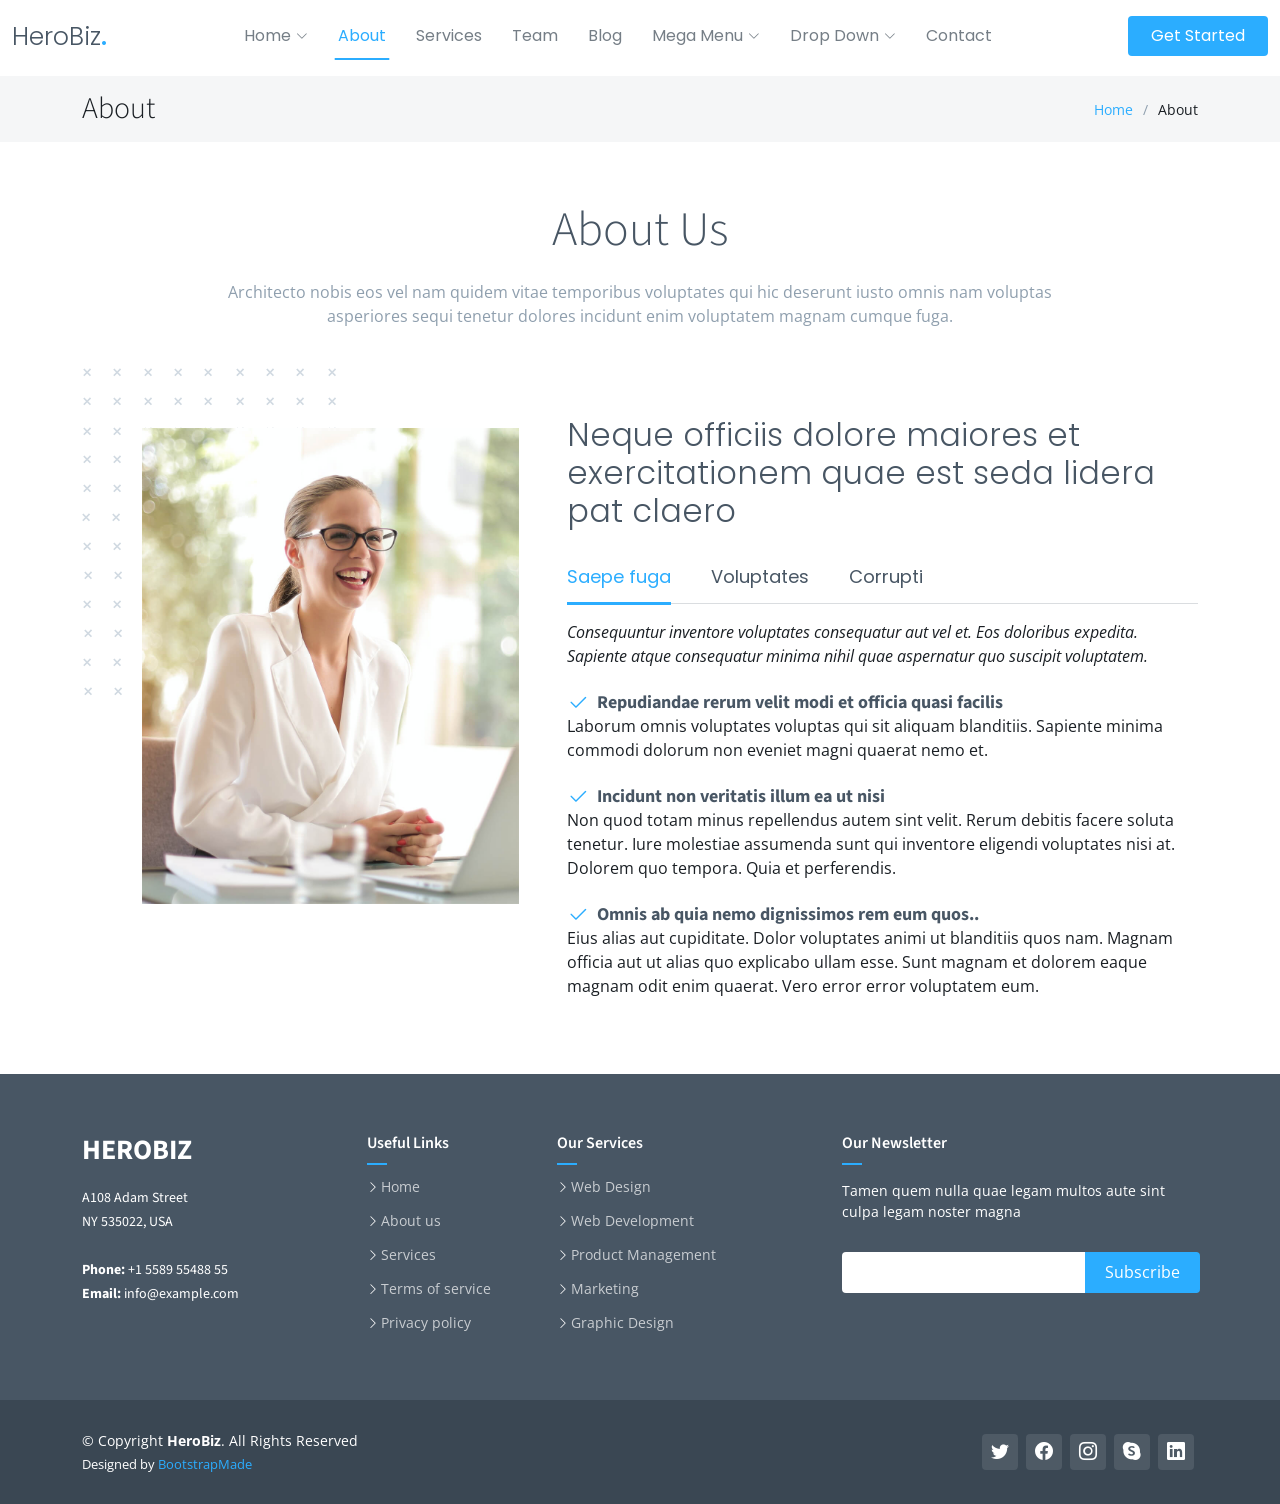
<file: about.html>
<!DOCTYPE html>
<html lang="en">

<head>
  <meta charset="utf-8">
  <meta content="width=device-width, initial-scale=1.0" name="viewport">

  <title>Blog - HeroBiz Bootstrap Template</title>
  <meta content="" name="description">
  <meta content="" name="keywords">

  <!-- Favicons -->
  <link href="assets/img/favicon.png" rel="icon">
  <link href="assets/img/apple-touch-icon.png" rel="apple-touch-icon">

  <!-- Google Fonts -->
  <link rel="preconnect" href="https://fonts.googleapis.com">
  <link rel="preconnect" href="https://fonts.gstatic.com" crossorigin>
  <link href="https://fonts.googleapis.com/css2?family=Open+Sans:ital,wght@0,300;0,400;0,500;0,600;0,700;1,300;1,400;1,500;1,600;1,700&family=Poppins:ital,wght@0,300;0,400;0,500;0,600;0,700;1,300;1,400;1,500;1,600;1,700&family=Source+Sans+Pro:ital,wght@0,300;0,400;0,600;0,700;1,300;1,400;1,600;1,700&display=swap" rel="stylesheet">

  <!-- Vendor CSS Files -->
  <link href="assets/vendor/bootstrap/css/bootstrap.min.css" rel="stylesheet">
  <link href="assets/vendor/bootstrap-icons/bootstrap-icons.css" rel="stylesheet">
  <link href="assets/vendor/aos/aos.css" rel="stylesheet">
  <link href="assets/vendor/glightbox/css/glightbox.min.css" rel="stylesheet">
  <link href="assets/vendor/swiper/swiper-bundle.min.css" rel="stylesheet">

  <!-- Variables CSS Files. Uncomment your preferred color scheme -->
  <link href="assets/css/variables.css" rel="stylesheet">
  <!-- <link href="assets/css/variables-blue.css" rel="stylesheet"> -->
  <!-- <link href="assets/css/variables-green.css" rel="stylesheet"> -->
  <!-- <link href="assets/css/variables-orange.css" rel="stylesheet"> -->
  <!-- <link href="assets/css/variables-purple.css" rel="stylesheet"> -->
  <!-- <link href="assets/css/variables-red.css" rel="stylesheet"> -->
  <!-- <link href="assets/css/variables-pink.css" rel="stylesheet"> -->

  <!-- Template Main CSS File -->
  <link href="assets/css/main.css" rel="stylesheet">

  <!-- =======================================================
  * Template Name: HeroBiz - v2.4.0
  * Template URL: https://bootstrapmade.com/herobiz-bootstrap-business-template/
  * Author: BootstrapMade.com
  * License: https://bootstrapmade.com/license/
  ======================================================== -->
</head>

<body>

  <!-- ======= Header ======= -->
  <header id="header" class="header fixed-top" data-scrollto-offset="0">
    <div class="container-fluid d-flex align-items-center justify-content-between">

      <a href="index.html" class="logo d-flex align-items-center scrollto me-auto me-lg-0">
        <!-- Uncomment the line below if you also wish to use an image logo -->
        <!-- <img src="assets/img/logo.png" alt=""> -->
        <h1>HeroBiz<span>.</span></h1>
      </a>

      <nav id="navbar" class="navbar">
        <ul>

          <li class="dropdown"><a href="#"><span>Home</span> <i class="bi bi-chevron-down dropdown-indicator"></i></a>
            <ul>
              <li><a href="index.html">Home 1 - index.html</a></li>
              <li><a href="index-2.html">Home 2 - index-2.html</a></li>
              <li><a href="index-3.html">Home 3 - index-3.html</a></li>
              <li><a href="index-4.html">Home 4 - index-4.html</a></li>
            </ul>
          </li>

          <li><a href="about.html" class="active">About</a></li>
          <li><a class="nav-link scrollto" href="index.html#services">Services</a></li>
          <li><a class="nav-link scrollto" href="index.html#team">Team</a></li>
          <li><a href="blog.html">Blog</a></li>
          <li class="dropdown megamenu"><a href="#"><span>Mega Menu</span> <i class="bi bi-chevron-down dropdown-indicator"></i></a>
            <ul>
              <li>
                <a href="#">Column 1 link 1</a>
                <a href="#">Column 1 link 2</a>
                <a href="#">Column 1 link 3</a>
              </li>
              <li>
                <a href="#">Column 2 link 1</a>
                <a href="#">Column 2 link 2</a>
                <a href="#">Column 3 link 3</a>
              </li>
              <li>
                <a href="#">Column 3 link 1</a>
                <a href="#">Column 3 link 2</a>
                <a href="#">Column 3 link 3</a>
              </li>
              <li>
                <a href="#">Column 4 link 1</a>
                <a href="#">Column 4 link 2</a>
                <a href="#">Column 4 link 3</a>
              </li>
            </ul>
          </li>
          <li class="dropdown"><a href="#"><span>Drop Down</span> <i class="bi bi-chevron-down dropdown-indicator"></i></a>
            <ul>
              <li><a href="#">Drop Down 1</a></li>
              <li class="dropdown"><a href="#"><span>Deep Drop Down</span> <i class="bi bi-chevron-down dropdown-indicator"></i></a>
                <ul>
                  <li><a href="#">Deep Drop Down 1</a></li>
                  <li><a href="#">Deep Drop Down 2</a></li>
                  <li><a href="#">Deep Drop Down 3</a></li>
                  <li><a href="#">Deep Drop Down 4</a></li>
                  <li><a href="#">Deep Drop Down 5</a></li>
                </ul>
              </li>
              <li><a href="#">Drop Down 2</a></li>
              <li><a href="#">Drop Down 3</a></li>
              <li><a href="#">Drop Down 4</a></li>
            </ul>
          </li>
          <li><a class="nav-link scrollto" href="index.html#contact">Contact</a></li>
        </ul>
        <i class="bi bi-list mobile-nav-toggle d-none"></i>
      </nav><!-- .navbar -->

      <a class="btn-getstarted scrollto" href="index.html#about">Get Started</a>

    </div>
  </header><!-- End Header -->

  <main id="main">

    <!-- ======= Breadcrumbs ======= -->
    <div class="breadcrumbs">
      <div class="container">

        <div class="d-flex justify-content-between align-items-center">
          <h2>About</h2>
          <ol>
            <li><a href="index.html">Home</a></li>
            <li>About</li>
          </ol>
        </div>

      </div>
    </div><!-- End Breadcrumbs -->


    <!-- ======= About Section ======= -->
    <section id="about" class="about">
      <div class="container" data-aos="fade-up">

        <div class="section-header">
          <h2>About Us</h2>
          <p>Architecto nobis eos vel nam quidem vitae temporibus voluptates qui hic deserunt iusto omnis nam voluptas asperiores sequi tenetur dolores incidunt enim voluptatem magnam cumque fuga.</p>
        </div>

        <div class="row g-4 g-lg-5" data-aos="fade-up" data-aos-delay="200">

          <div class="col-lg-5">
            <div class="about-img">
              <img src="assets/img/about.jpg" class="img-fluid" alt="">
            </div>
          </div>

          <div class="col-lg-7">
            <h3 class="pt-0 pt-lg-5">Neque officiis dolore maiores et exercitationem quae est seda lidera pat claero</h3>

            <!-- Tabs -->
            <ul class="nav nav-pills mb-3">
              <li><a class="nav-link active" data-bs-toggle="pill" href="#tab1">Saepe fuga</a></li>
              <li><a class="nav-link" data-bs-toggle="pill" href="#tab2">Voluptates</a></li>
              <li><a class="nav-link" data-bs-toggle="pill" href="#tab3">Corrupti</a></li>
            </ul><!-- End Tabs -->

            <!-- Tab Content -->
            <div class="tab-content">

              <div class="tab-pane fade show active" id="tab1">

                <p class="fst-italic">Consequuntur inventore voluptates consequatur aut vel et. Eos doloribus expedita. Sapiente atque consequatur minima nihil quae aspernatur quo suscipit voluptatem.</p>

                <div class="d-flex align-items-center mt-4">
                  <i class="bi bi-check2"></i>
                  <h4>Repudiandae rerum velit modi et officia quasi facilis</h4>
                </div>
                <p>Laborum omnis voluptates voluptas qui sit aliquam blanditiis. Sapiente minima commodi dolorum non eveniet magni quaerat nemo et.</p>

                <div class="d-flex align-items-center mt-4">
                  <i class="bi bi-check2"></i>
                  <h4>Incidunt non veritatis illum ea ut nisi</h4>
                </div>
                <p>Non quod totam minus repellendus autem sint velit. Rerum debitis facere soluta tenetur. Iure molestiae assumenda sunt qui inventore eligendi voluptates nisi at. Dolorem quo tempora. Quia et perferendis.</p>

                <div class="d-flex align-items-center mt-4">
                  <i class="bi bi-check2"></i>
                  <h4>Omnis ab quia nemo dignissimos rem eum quos..</h4>
                </div>
                <p>Eius alias aut cupiditate. Dolor voluptates animi ut blanditiis quos nam. Magnam officia aut ut alias quo explicabo ullam esse. Sunt magnam et dolorem eaque magnam odit enim quaerat. Vero error error voluptatem eum.</p>

              </div><!-- End Tab 1 Content -->

              <div class="tab-pane fade show" id="tab2">

                <p class="fst-italic">Consequuntur inventore voluptates consequatur aut vel et. Eos doloribus expedita. Sapiente atque consequatur minima nihil quae aspernatur quo suscipit voluptatem.</p>

                <div class="d-flex align-items-center mt-4">
                  <i class="bi bi-check2"></i>
                  <h4>Repudiandae rerum velit modi et officia quasi facilis</h4>
                </div>
                <p>Laborum omnis voluptates voluptas qui sit aliquam blanditiis. Sapiente minima commodi dolorum non eveniet magni quaerat nemo et.</p>

                <div class="d-flex align-items-center mt-4">
                  <i class="bi bi-check2"></i>
                  <h4>Incidunt non veritatis illum ea ut nisi</h4>
                </div>
                <p>Non quod totam minus repellendus autem sint velit. Rerum debitis facere soluta tenetur. Iure molestiae assumenda sunt qui inventore eligendi voluptates nisi at. Dolorem quo tempora. Quia et perferendis.</p>

                <div class="d-flex align-items-center mt-4">
                  <i class="bi bi-check2"></i>
                  <h4>Omnis ab quia nemo dignissimos rem eum quos..</h4>
                </div>
                <p>Eius alias aut cupiditate. Dolor voluptates animi ut blanditiis quos nam. Magnam officia aut ut alias quo explicabo ullam esse. Sunt magnam et dolorem eaque magnam odit enim quaerat. Vero error error voluptatem eum.</p>

              </div><!-- End Tab 2 Content -->

              <div class="tab-pane fade show" id="tab3">

                <p class="fst-italic">Consequuntur inventore voluptates consequatur aut vel et. Eos doloribus expedita. Sapiente atque consequatur minima nihil quae aspernatur quo suscipit voluptatem.</p>

                <div class="d-flex align-items-center mt-4">
                  <i class="bi bi-check2"></i>
                  <h4>Repudiandae rerum velit modi et officia quasi facilis</h4>
                </div>
                <p>Laborum omnis voluptates voluptas qui sit aliquam blanditiis. Sapiente minima commodi dolorum non eveniet magni quaerat nemo et.</p>

                <div class="d-flex align-items-center mt-4">
                  <i class="bi bi-check2"></i>
                  <h4>Incidunt non veritatis illum ea ut nisi</h4>
                </div>
                <p>Non quod totam minus repellendus autem sint velit. Rerum debitis facere soluta tenetur. Iure molestiae assumenda sunt qui inventore eligendi voluptates nisi at. Dolorem quo tempora. Quia et perferendis.</p>

                <div class="d-flex align-items-center mt-4">
                  <i class="bi bi-check2"></i>
                  <h4>Omnis ab quia nemo dignissimos rem eum quos..</h4>
                </div>
                <p>Eius alias aut cupiditate. Dolor voluptates animi ut blanditiis quos nam. Magnam officia aut ut alias quo explicabo ullam esse. Sunt magnam et dolorem eaque magnam odit enim quaerat. Vero error error voluptatem eum.</p>

              </div><!-- End Tab 3 Content -->

            </div>

          </div>

        </div>

      </div>
    </section><!-- End About Section -->

  </main><!-- End #main -->

  <!-- ======= Footer ======= -->
  <footer id="footer" class="footer">

    <div class="footer-content">
      <div class="container">
        <div class="row">

          <div class="col-lg-3 col-md-6">
            <div class="footer-info">
              <h3>HeroBiz</h3>
              <p>
                A108 Adam Street <br>
                NY 535022, USA<br><br>
                <strong>Phone:</strong> +1 5589 55488 55<br>
                <strong>Email:</strong> info@example.com<br>
              </p>
            </div>
          </div>

          <div class="col-lg-2 col-md-6 footer-links">
            <h4>Useful Links</h4>
            <ul>
              <li><i class="bi bi-chevron-right"></i> <a href="#">Home</a></li>
              <li><i class="bi bi-chevron-right"></i> <a href="#">About us</a></li>
              <li><i class="bi bi-chevron-right"></i> <a href="#">Services</a></li>
              <li><i class="bi bi-chevron-right"></i> <a href="#">Terms of service</a></li>
              <li><i class="bi bi-chevron-right"></i> <a href="#">Privacy policy</a></li>
            </ul>
          </div>

          <div class="col-lg-3 col-md-6 footer-links">
            <h4>Our Services</h4>
            <ul>
              <li><i class="bi bi-chevron-right"></i> <a href="#">Web Design</a></li>
              <li><i class="bi bi-chevron-right"></i> <a href="#">Web Development</a></li>
              <li><i class="bi bi-chevron-right"></i> <a href="#">Product Management</a></li>
              <li><i class="bi bi-chevron-right"></i> <a href="#">Marketing</a></li>
              <li><i class="bi bi-chevron-right"></i> <a href="#">Graphic Design</a></li>
            </ul>
          </div>

          <div class="col-lg-4 col-md-6 footer-newsletter">
            <h4>Our Newsletter</h4>
            <p>Tamen quem nulla quae legam multos aute sint culpa legam noster magna</p>
            <form action="" method="post">
              <input type="email" name="email"><input type="submit" value="Subscribe">
            </form>

          </div>

        </div>
      </div>
    </div>

    <div class="footer-legal text-center">
      <div class="container d-flex flex-column flex-lg-row justify-content-center justify-content-lg-between align-items-center">

        <div class="d-flex flex-column align-items-center align-items-lg-start">
          <div class="copyright">
            &copy; Copyright <strong><span>HeroBiz</span></strong>. All Rights Reserved
          </div>
          <div class="credits">
            <!-- All the links in the footer should remain intact. -->
            <!-- You can delete the links only if you purchased the pro version. -->
            <!-- Licensing information: https://bootstrapmade.com/license/ -->
            <!-- Purchase the pro version with working PHP/AJAX contact form: https://bootstrapmade.com/herobiz-bootstrap-business-template/ -->
            Designed by <a href="https://bootstrapmade.com/">BootstrapMade</a>
          </div>
        </div>

        <div class="social-links order-first order-lg-last mb-3 mb-lg-0">
          <a href="#" class="twitter"><i class="bi bi-twitter"></i></a>
          <a href="#" class="facebook"><i class="bi bi-facebook"></i></a>
          <a href="#" class="instagram"><i class="bi bi-instagram"></i></a>
          <a href="#" class="google-plus"><i class="bi bi-skype"></i></a>
          <a href="#" class="linkedin"><i class="bi bi-linkedin"></i></a>
        </div>

      </div>
    </div>

  </footer><!-- End Footer -->

  <a href="#" class="scroll-top d-flex align-items-center justify-content-center"><i class="bi bi-arrow-up-short"></i></a>

  <div id="preloader"></div>

  <!-- Vendor JS Files -->
  <script src="assets/vendor/bootstrap/js/bootstrap.bundle.min.js"></script>
  <script src="assets/vendor/aos/aos.js"></script>
  <script src="assets/vendor/glightbox/js/glightbox.min.js"></script>
  <script src="assets/vendor/isotope-layout/isotope.pkgd.min.js"></script>
  <script src="assets/vendor/swiper/swiper-bundle.min.js"></script>
  <script src="assets/vendor/php-email-form/validate.js"></script>

  <!-- Template Main JS File -->
  <script src="assets/js/main.js"></script>

</body>

</html>
</file>
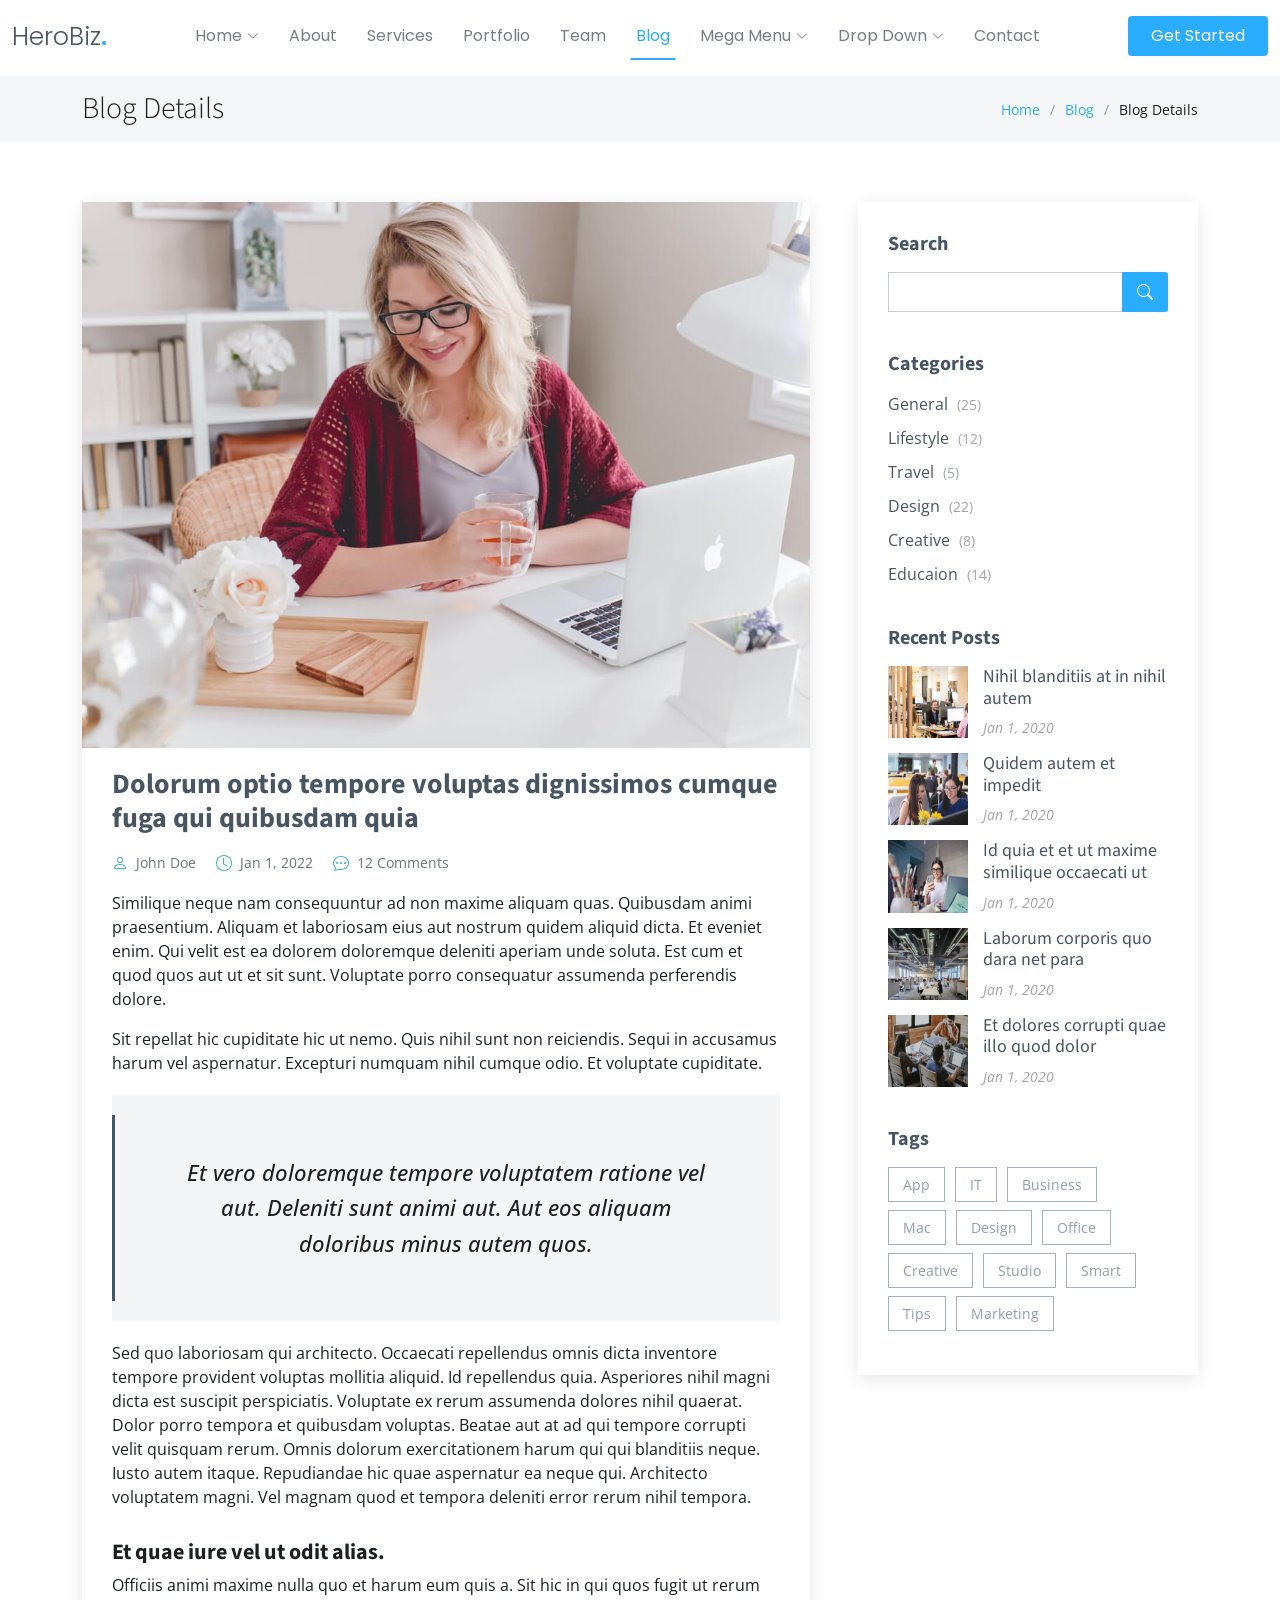
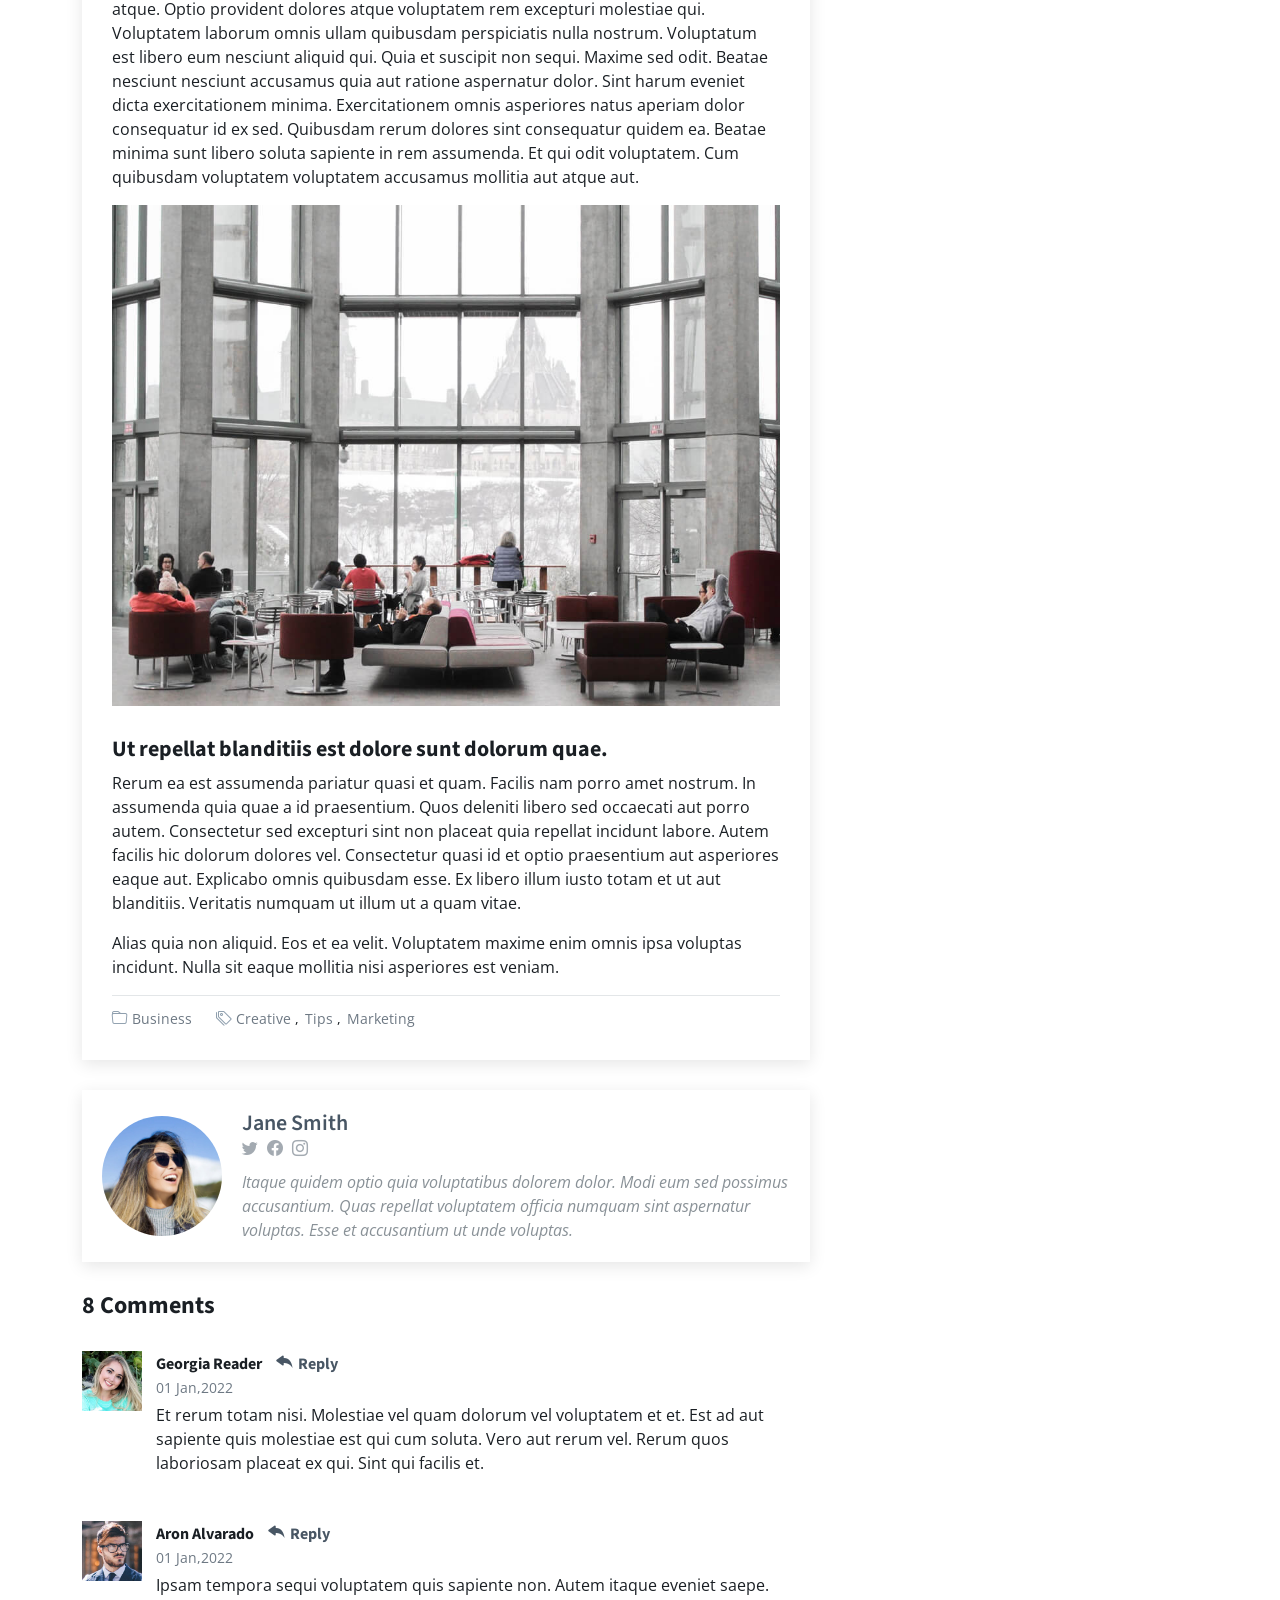
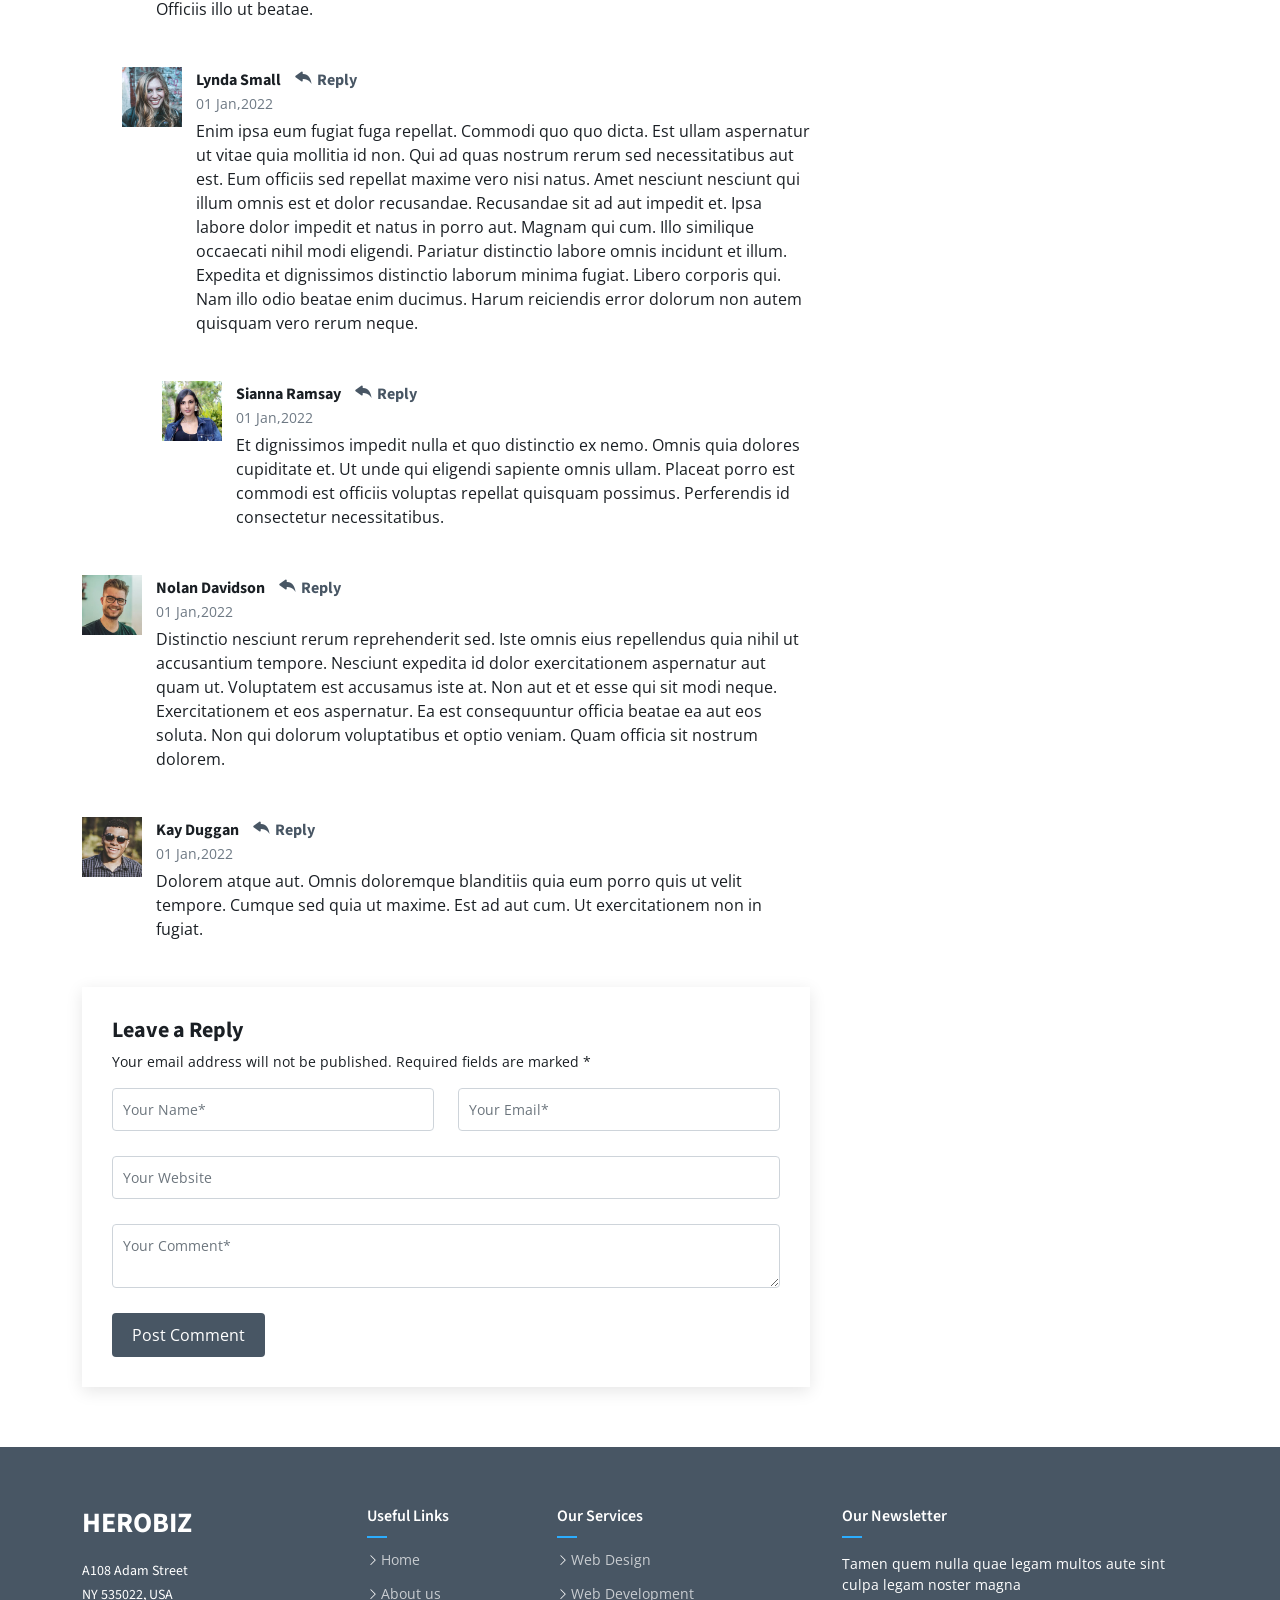
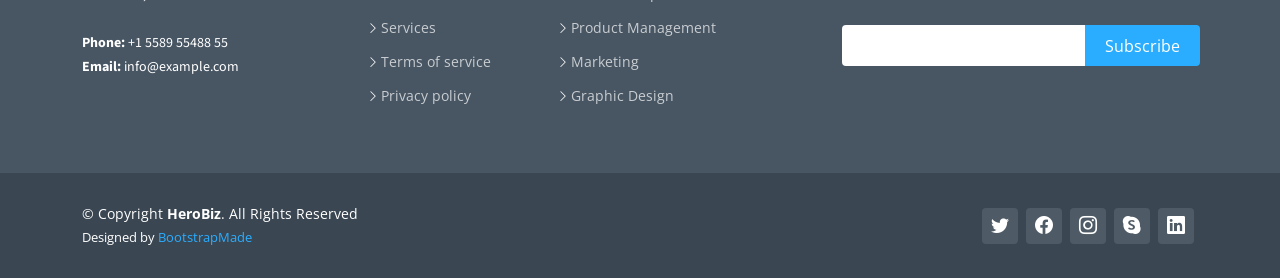
<file: blog-details.html>
<!DOCTYPE html>
<html lang="en">

<head>
  <meta charset="utf-8">
  <meta content="width=device-width, initial-scale=1.0" name="viewport">

  <title>Blog Details - HeroBiz Bootstrap Template</title>
  <meta content="" name="description">
  <meta content="" name="keywords">

  <!-- Favicons -->
  <link href="assets/img/favicon.png" rel="icon">
  <link href="assets/img/apple-touch-icon.png" rel="apple-touch-icon">

  <!-- Google Fonts -->
  <link rel="preconnect" href="https://fonts.googleapis.com">
  <link rel="preconnect" href="https://fonts.gstatic.com" crossorigin>
  <link href="https://fonts.googleapis.com/css2?family=Open+Sans:ital,wght@0,300;0,400;0,500;0,600;0,700;1,300;1,400;1,500;1,600;1,700&family=Poppins:ital,wght@0,300;0,400;0,500;0,600;0,700;1,300;1,400;1,500;1,600;1,700&family=Source+Sans+Pro:ital,wght@0,300;0,400;0,600;0,700;1,300;1,400;1,600;1,700&display=swap" rel="stylesheet">

  <!-- Vendor CSS Files -->
  <link href="assets/vendor/bootstrap/css/bootstrap.min.css" rel="stylesheet">
  <link href="assets/vendor/bootstrap-icons/bootstrap-icons.css" rel="stylesheet">
  <link href="assets/vendor/aos/aos.css" rel="stylesheet">
  <link href="assets/vendor/glightbox/css/glightbox.min.css" rel="stylesheet">
  <link href="assets/vendor/swiper/swiper-bundle.min.css" rel="stylesheet">

  <!-- Variables CSS Files. Uncomment your preferred color scheme -->
  <link href="assets/css/variables.css" rel="stylesheet">
  <!-- <link href="assets/css/variables-blue.css" rel="stylesheet"> -->
  <!-- <link href="assets/css/variables-green.css" rel="stylesheet"> -->
  <!-- <link href="assets/css/variables-orange.css" rel="stylesheet"> -->
  <!-- <link href="assets/css/variables-purple.css" rel="stylesheet"> -->
  <!-- <link href="assets/css/variables-red.css" rel="stylesheet"> -->
  <!-- <link href="assets/css/variables-pink.css" rel="stylesheet"> -->

  <!-- Template Main CSS File -->
  <link href="assets/css/main.css" rel="stylesheet">

  <!-- =======================================================
  * Template Name: HeroBiz - v2.4.0
  * Template URL: https://bootstrapmade.com/herobiz-bootstrap-business-template/
  * Author: BootstrapMade.com
  * License: https://bootstrapmade.com/license/
  ======================================================== -->
</head>

<body>

  <!-- ======= Header ======= -->
  <header id="header" class="header fixed-top" data-scrollto-offset="0">
    <div class="container-fluid d-flex align-items-center justify-content-between">

      <a href="index.html" class="logo d-flex align-items-center scrollto me-auto me-lg-0">
        <!-- Uncomment the line below if you also wish to use an image logo -->
        <!-- <img src="assets/img/logo.png" alt=""> -->
        <h1>HeroBiz<span>.</span></h1>
      </a>

      <nav id="navbar" class="navbar">
        <ul>

          <li class="dropdown"><a href="#"><span>Home</span> <i class="bi bi-chevron-down dropdown-indicator"></i></a>
            <ul>
              <li><a href="index.html">Home 1 - index.html</a></li>
              <li><a href="index-2.html">Home 2 - index-2.html</a></li>
              <li><a href="index-3.html">Home 3 - index-3.html</a></li>
              <li><a href="index-4.html">Home 4 - index-4.html</a></li>
            </ul>
          </li>

          <li><a class="nav-link scrollto" href="index.html#about">About</a></li>
          <li><a class="nav-link scrollto" href="index.html#services">Services</a></li>
          <li><a class="nav-link scrollto" href="index.html#portfolio">Portfolio</a></li>
          <li><a class="nav-link scrollto" href="index.html#team">Team</a></li>
          <li><a href="blog.html" class="active">Blog</a></li>
          <li class="dropdown megamenu"><a href="#"><span>Mega Menu</span> <i class="bi bi-chevron-down dropdown-indicator"></i></a>
            <ul>
              <li>
                <a href="#">Column 1 link 1</a>
                <a href="#">Column 1 link 2</a>
                <a href="#">Column 1 link 3</a>
              </li>
              <li>
                <a href="#">Column 2 link 1</a>
                <a href="#">Column 2 link 2</a>
                <a href="#">Column 3 link 3</a>
              </li>
              <li>
                <a href="#">Column 3 link 1</a>
                <a href="#">Column 3 link 2</a>
                <a href="#">Column 3 link 3</a>
              </li>
              <li>
                <a href="#">Column 4 link 1</a>
                <a href="#">Column 4 link 2</a>
                <a href="#">Column 4 link 3</a>
              </li>
            </ul>
          </li>
          <li class="dropdown"><a href="#"><span>Drop Down</span> <i class="bi bi-chevron-down dropdown-indicator"></i></a>
            <ul>
              <li><a href="#">Drop Down 1</a></li>
              <li class="dropdown"><a href="#"><span>Deep Drop Down</span> <i class="bi bi-chevron-down dropdown-indicator"></i></a>
                <ul>
                  <li><a href="#">Deep Drop Down 1</a></li>
                  <li><a href="#">Deep Drop Down 2</a></li>
                  <li><a href="#">Deep Drop Down 3</a></li>
                  <li><a href="#">Deep Drop Down 4</a></li>
                  <li><a href="#">Deep Drop Down 5</a></li>
                </ul>
              </li>
              <li><a href="#">Drop Down 2</a></li>
              <li><a href="#">Drop Down 3</a></li>
              <li><a href="#">Drop Down 4</a></li>
            </ul>
          </li>
          <li><a class="nav-link scrollto" href="index.html#contact">Contact</a></li>
        </ul>
        <i class="bi bi-list mobile-nav-toggle d-none"></i>
      </nav><!-- .navbar -->

      <a class="btn-getstarted scrollto" href="index.html#about">Get Started</a>

    </div>
  </header><!-- End Header -->

  <main id="main">

    <!-- ======= Breadcrumbs ======= -->
    <div class="breadcrumbs">
      <div class="container">

        <div class="d-flex justify-content-between align-items-center">
          <h2>Blog Details</h2>
          <ol>
            <li><a href="index.html">Home</a></li>
            <li><a href="blog.html">Blog</a></li>
            <li>Blog Details</li>
          </ol>
        </div>

      </div>
    </div><!-- End Breadcrumbs -->

    <!-- ======= Blog Details Section ======= -->
    <section id="blog" class="blog">
      <div class="container" data-aos="fade-up">

        <div class="row g-5">

          <div class="col-lg-8">

            <article class="blog-details">

              <div class="post-img">
                <img src="assets/img/blog/blog-1.jpg" alt="" class="img-fluid">
              </div>

              <h2 class="title">Dolorum optio tempore voluptas dignissimos cumque fuga qui quibusdam quia</h2>

              <div class="meta-top">
                <ul>
                  <li class="d-flex align-items-center"><i class="bi bi-person"></i> <a href="blog-details.html">John Doe</a></li>
                  <li class="d-flex align-items-center"><i class="bi bi-clock"></i> <a href="blog-details.html"><time datetime="2020-01-01">Jan 1, 2022</time></a></li>
                  <li class="d-flex align-items-center"><i class="bi bi-chat-dots"></i> <a href="blog-details.html">12 Comments</a></li>
                </ul>
              </div><!-- End meta top -->

              <div class="content">
                <p>
                  Similique neque nam consequuntur ad non maxime aliquam quas. Quibusdam animi praesentium. Aliquam et laboriosam eius aut nostrum quidem aliquid dicta.
                  Et eveniet enim. Qui velit est ea dolorem doloremque deleniti aperiam unde soluta. Est cum et quod quos aut ut et sit sunt. Voluptate porro consequatur assumenda perferendis dolore.
                </p>

                <p>
                  Sit repellat hic cupiditate hic ut nemo. Quis nihil sunt non reiciendis. Sequi in accusamus harum vel aspernatur. Excepturi numquam nihil cumque odio. Et voluptate cupiditate.
                </p>

                <blockquote>
                  <p>
                    Et vero doloremque tempore voluptatem ratione vel aut. Deleniti sunt animi aut. Aut eos aliquam doloribus minus autem quos.
                  </p>
                </blockquote>

                <p>
                  Sed quo laboriosam qui architecto. Occaecati repellendus omnis dicta inventore tempore provident voluptas mollitia aliquid. Id repellendus quia. Asperiores nihil magni dicta est suscipit perspiciatis. Voluptate ex rerum assumenda dolores nihil quaerat.
                  Dolor porro tempora et quibusdam voluptas. Beatae aut at ad qui tempore corrupti velit quisquam rerum. Omnis dolorum exercitationem harum qui qui blanditiis neque.
                  Iusto autem itaque. Repudiandae hic quae aspernatur ea neque qui. Architecto voluptatem magni. Vel magnam quod et tempora deleniti error rerum nihil tempora.
                </p>

                <h3>Et quae iure vel ut odit alias.</h3>
                <p>
                  Officiis animi maxime nulla quo et harum eum quis a. Sit hic in qui quos fugit ut rerum atque. Optio provident dolores atque voluptatem rem excepturi molestiae qui. Voluptatem laborum omnis ullam quibusdam perspiciatis nulla nostrum. Voluptatum est libero eum nesciunt aliquid qui.
                  Quia et suscipit non sequi. Maxime sed odit. Beatae nesciunt nesciunt accusamus quia aut ratione aspernatur dolor. Sint harum eveniet dicta exercitationem minima. Exercitationem omnis asperiores natus aperiam dolor consequatur id ex sed. Quibusdam rerum dolores sint consequatur quidem ea.
                  Beatae minima sunt libero soluta sapiente in rem assumenda. Et qui odit voluptatem. Cum quibusdam voluptatem voluptatem accusamus mollitia aut atque aut.
                </p>
                <img src="assets/img/blog/blog-inside-post.jpg" class="img-fluid" alt="">

                <h3>Ut repellat blanditiis est dolore sunt dolorum quae.</h3>
                <p>
                  Rerum ea est assumenda pariatur quasi et quam. Facilis nam porro amet nostrum. In assumenda quia quae a id praesentium. Quos deleniti libero sed occaecati aut porro autem. Consectetur sed excepturi sint non placeat quia repellat incidunt labore. Autem facilis hic dolorum dolores vel.
                  Consectetur quasi id et optio praesentium aut asperiores eaque aut. Explicabo omnis quibusdam esse. Ex libero illum iusto totam et ut aut blanditiis. Veritatis numquam ut illum ut a quam vitae.
                </p>
                <p>
                  Alias quia non aliquid. Eos et ea velit. Voluptatem maxime enim omnis ipsa voluptas incidunt. Nulla sit eaque mollitia nisi asperiores est veniam.
                </p>

              </div><!-- End post content -->

              <div class="meta-bottom">
                <i class="bi bi-folder"></i>
                <ul class="cats">
                  <li><a href="#">Business</a></li>
                </ul>

                <i class="bi bi-tags"></i>
                <ul class="tags">
                  <li><a href="#">Creative</a></li>
                  <li><a href="#">Tips</a></li>
                  <li><a href="#">Marketing</a></li>
                </ul>
              </div><!-- End meta bottom -->

            </article><!-- End blog post -->

            <div class="post-author d-flex align-items-center">
              <img src="assets/img/blog/blog-author.jpg" class="rounded-circle flex-shrink-0" alt="">
              <div>
                <h4>Jane Smith</h4>
                <div class="social-links">
                  <a href="https://twitters.com/#"><i class="bi bi-twitter"></i></a>
                  <a href="https://facebook.com/#"><i class="bi bi-facebook"></i></a>
                  <a href="https://instagram.com/#"><i class="biu bi-instagram"></i></a>
                </div>
                <p>
                  Itaque quidem optio quia voluptatibus dolorem dolor. Modi eum sed possimus accusantium. Quas repellat voluptatem officia numquam sint aspernatur voluptas. Esse et accusantium ut unde voluptas.
                </p>
              </div>
            </div><!-- End post author -->

            <div class="comments">

              <h4 class="comments-count">8 Comments</h4>

              <div id="comment-1" class="comment">
                <div class="d-flex">
                  <div class="comment-img"><img src="assets/img/blog/comments-1.jpg" alt=""></div>
                  <div>
                    <h5><a href="">Georgia Reader</a> <a href="#" class="reply"><i class="bi bi-reply-fill"></i> Reply</a></h5>
                    <time datetime="2020-01-01">01 Jan,2022</time>
                    <p>
                      Et rerum totam nisi. Molestiae vel quam dolorum vel voluptatem et et. Est ad aut sapiente quis molestiae est qui cum soluta.
                      Vero aut rerum vel. Rerum quos laboriosam placeat ex qui. Sint qui facilis et.
                    </p>
                  </div>
                </div>
              </div><!-- End comment #1 -->

              <div id="comment-2" class="comment">
                <div class="d-flex">
                  <div class="comment-img"><img src="assets/img/blog/comments-2.jpg" alt=""></div>
                  <div>
                    <h5><a href="">Aron Alvarado</a> <a href="#" class="reply"><i class="bi bi-reply-fill"></i> Reply</a></h5>
                    <time datetime="2020-01-01">01 Jan,2022</time>
                    <p>
                      Ipsam tempora sequi voluptatem quis sapiente non. Autem itaque eveniet saepe. Officiis illo ut beatae.
                    </p>
                  </div>
                </div>

                <div id="comment-reply-1" class="comment comment-reply">
                  <div class="d-flex">
                    <div class="comment-img"><img src="assets/img/blog/comments-3.jpg" alt=""></div>
                    <div>
                      <h5><a href="">Lynda Small</a> <a href="#" class="reply"><i class="bi bi-reply-fill"></i> Reply</a></h5>
                      <time datetime="2020-01-01">01 Jan,2022</time>
                      <p>
                        Enim ipsa eum fugiat fuga repellat. Commodi quo quo dicta. Est ullam aspernatur ut vitae quia mollitia id non. Qui ad quas nostrum rerum sed necessitatibus aut est. Eum officiis sed repellat maxime vero nisi natus. Amet nesciunt nesciunt qui illum omnis est et dolor recusandae.

                        Recusandae sit ad aut impedit et. Ipsa labore dolor impedit et natus in porro aut. Magnam qui cum. Illo similique occaecati nihil modi eligendi. Pariatur distinctio labore omnis incidunt et illum. Expedita et dignissimos distinctio laborum minima fugiat.

                        Libero corporis qui. Nam illo odio beatae enim ducimus. Harum reiciendis error dolorum non autem quisquam vero rerum neque.
                      </p>
                    </div>
                  </div>

                  <div id="comment-reply-2" class="comment comment-reply">
                    <div class="d-flex">
                      <div class="comment-img"><img src="assets/img/blog/comments-4.jpg" alt=""></div>
                      <div>
                        <h5><a href="">Sianna Ramsay</a> <a href="#" class="reply"><i class="bi bi-reply-fill"></i> Reply</a></h5>
                        <time datetime="2020-01-01">01 Jan,2022</time>
                        <p>
                          Et dignissimos impedit nulla et quo distinctio ex nemo. Omnis quia dolores cupiditate et. Ut unde qui eligendi sapiente omnis ullam. Placeat porro est commodi est officiis voluptas repellat quisquam possimus. Perferendis id consectetur necessitatibus.
                        </p>
                      </div>
                    </div>

                  </div><!-- End comment reply #2-->

                </div><!-- End comment reply #1-->

              </div><!-- End comment #2-->

              <div id="comment-3" class="comment">
                <div class="d-flex">
                  <div class="comment-img"><img src="assets/img/blog/comments-5.jpg" alt=""></div>
                  <div>
                    <h5><a href="">Nolan Davidson</a> <a href="#" class="reply"><i class="bi bi-reply-fill"></i> Reply</a></h5>
                    <time datetime="2020-01-01">01 Jan,2022</time>
                    <p>
                      Distinctio nesciunt rerum reprehenderit sed. Iste omnis eius repellendus quia nihil ut accusantium tempore. Nesciunt expedita id dolor exercitationem aspernatur aut quam ut. Voluptatem est accusamus iste at.
                      Non aut et et esse qui sit modi neque. Exercitationem et eos aspernatur. Ea est consequuntur officia beatae ea aut eos soluta. Non qui dolorum voluptatibus et optio veniam. Quam officia sit nostrum dolorem.
                    </p>
                  </div>
                </div>

              </div><!-- End comment #3 -->

              <div id="comment-4" class="comment">
                <div class="d-flex">
                  <div class="comment-img"><img src="assets/img/blog/comments-6.jpg" alt=""></div>
                  <div>
                    <h5><a href="">Kay Duggan</a> <a href="#" class="reply"><i class="bi bi-reply-fill"></i> Reply</a></h5>
                    <time datetime="2020-01-01">01 Jan,2022</time>
                    <p>
                      Dolorem atque aut. Omnis doloremque blanditiis quia eum porro quis ut velit tempore. Cumque sed quia ut maxime. Est ad aut cum. Ut exercitationem non in fugiat.
                    </p>
                  </div>
                </div>

              </div><!-- End comment #4 -->

              <div class="reply-form">

                <h4>Leave a Reply</h4>
                <p>Your email address will not be published. Required fields are marked * </p>
                <form action="">
                  <div class="row">
                    <div class="col-md-6 form-group">
                      <input name="name" type="text" class="form-control" placeholder="Your Name*">
                    </div>
                    <div class="col-md-6 form-group">
                      <input name="email" type="text" class="form-control" placeholder="Your Email*">
                    </div>
                  </div>
                  <div class="row">
                    <div class="col form-group">
                      <input name="website" type="text" class="form-control" placeholder="Your Website">
                    </div>
                  </div>
                  <div class="row">
                    <div class="col form-group">
                      <textarea name="comment" class="form-control" placeholder="Your Comment*"></textarea>
                    </div>
                  </div>
                  <button type="submit" class="btn btn-primary">Post Comment</button>

                </form>

              </div>

            </div><!-- End blog comments -->

          </div>

          <div class="col-lg-4">

            <div class="sidebar">

              <div class="sidebar-item search-form">
                <h3 class="sidebar-title">Search</h3>
                <form action="" class="mt-3">
                  <input type="text">
                  <button type="submit"><i class="bi bi-search"></i></button>
                </form>
              </div><!-- End sidebar search formn-->

              <div class="sidebar-item categories">
                <h3 class="sidebar-title">Categories</h3>
                <ul class="mt-3">
                  <li><a href="#">General <span>(25)</span></a></li>
                  <li><a href="#">Lifestyle <span>(12)</span></a></li>
                  <li><a href="#">Travel <span>(5)</span></a></li>
                  <li><a href="#">Design <span>(22)</span></a></li>
                  <li><a href="#">Creative <span>(8)</span></a></li>
                  <li><a href="#">Educaion <span>(14)</span></a></li>
                </ul>
              </div><!-- End sidebar categories-->

              <div class="sidebar-item recent-posts">
                <h3 class="sidebar-title">Recent Posts</h3>

                <div class="mt-3">

                  <div class="post-item mt-3">
                    <img src="assets/img/blog/blog-recent-1.jpg" alt="" class="flex-shrink-0">
                    <div>
                      <h4><a href="blog-post.html">Nihil blanditiis at in nihil autem</a></h4>
                      <time datetime="2020-01-01">Jan 1, 2020</time>
                    </div>
                  </div><!-- End recent post item-->

                  <div class="post-item">
                    <img src="assets/img/blog/blog-recent-2.jpg" alt="" class="flex-shrink-0">
                    <div>
                      <h4><a href="blog-post.html">Quidem autem et impedit</a></h4>
                      <time datetime="2020-01-01">Jan 1, 2020</time>
                    </div>
                  </div><!-- End recent post item-->

                  <div class="post-item">
                    <img src="assets/img/blog/blog-recent-3.jpg" alt="" class="flex-shrink-0">
                    <div>
                      <h4><a href="blog-post.html">Id quia et et ut maxime similique occaecati ut</a></h4>
                      <time datetime="2020-01-01">Jan 1, 2020</time>
                    </div>
                  </div><!-- End recent post item-->

                  <div class="post-item">
                    <img src="assets/img/blog/blog-recent-4.jpg" alt="" class="flex-shrink-0">
                    <div>
                      <h4><a href="blog-post.html">Laborum corporis quo dara net para</a></h4>
                      <time datetime="2020-01-01">Jan 1, 2020</time>
                    </div>
                  </div><!-- End recent post item-->

                  <div class="post-item">
                    <img src="assets/img/blog/blog-recent-5.jpg" alt="" class="flex-shrink-0">
                    <div>
                      <h4><a href="blog-post.html">Et dolores corrupti quae illo quod dolor</a></h4>
                      <time datetime="2020-01-01">Jan 1, 2020</time>
                    </div>
                  </div><!-- End recent post item-->

                </div>

              </div><!-- End sidebar recent posts-->

              <div class="sidebar-item tags">
                <h3 class="sidebar-title">Tags</h3>
                <ul class="mt-3">
                  <li><a href="#">App</a></li>
                  <li><a href="#">IT</a></li>
                  <li><a href="#">Business</a></li>
                  <li><a href="#">Mac</a></li>
                  <li><a href="#">Design</a></li>
                  <li><a href="#">Office</a></li>
                  <li><a href="#">Creative</a></li>
                  <li><a href="#">Studio</a></li>
                  <li><a href="#">Smart</a></li>
                  <li><a href="#">Tips</a></li>
                  <li><a href="#">Marketing</a></li>
                </ul>
              </div><!-- End sidebar tags-->

            </div><!-- End Blog Sidebar -->

          </div>
        </div>

      </div>
    </section><!-- End Blog Details Section -->

  </main><!-- End #main -->

  <!-- ======= Footer ======= -->
  <footer id="footer" class="footer">

    <div class="footer-content">
      <div class="container">
        <div class="row">

          <div class="col-lg-3 col-md-6">
            <div class="footer-info">
              <h3>HeroBiz</h3>
              <p>
                A108 Adam Street <br>
                NY 535022, USA<br><br>
                <strong>Phone:</strong> +1 5589 55488 55<br>
                <strong>Email:</strong> info@example.com<br>
              </p>
            </div>
          </div>

          <div class="col-lg-2 col-md-6 footer-links">
            <h4>Useful Links</h4>
            <ul>
              <li><i class="bi bi-chevron-right"></i> <a href="#">Home</a></li>
              <li><i class="bi bi-chevron-right"></i> <a href="#">About us</a></li>
              <li><i class="bi bi-chevron-right"></i> <a href="#">Services</a></li>
              <li><i class="bi bi-chevron-right"></i> <a href="#">Terms of service</a></li>
              <li><i class="bi bi-chevron-right"></i> <a href="#">Privacy policy</a></li>
            </ul>
          </div>

          <div class="col-lg-3 col-md-6 footer-links">
            <h4>Our Services</h4>
            <ul>
              <li><i class="bi bi-chevron-right"></i> <a href="#">Web Design</a></li>
              <li><i class="bi bi-chevron-right"></i> <a href="#">Web Development</a></li>
              <li><i class="bi bi-chevron-right"></i> <a href="#">Product Management</a></li>
              <li><i class="bi bi-chevron-right"></i> <a href="#">Marketing</a></li>
              <li><i class="bi bi-chevron-right"></i> <a href="#">Graphic Design</a></li>
            </ul>
          </div>

          <div class="col-lg-4 col-md-6 footer-newsletter">
            <h4>Our Newsletter</h4>
            <p>Tamen quem nulla quae legam multos aute sint culpa legam noster magna</p>
            <form action="" method="post">
              <input type="email" name="email"><input type="submit" value="Subscribe">
            </form>

          </div>

        </div>
      </div>
    </div>

    <div class="footer-legal text-center">
      <div class="container d-flex flex-column flex-lg-row justify-content-center justify-content-lg-between align-items-center">

        <div class="d-flex flex-column align-items-center align-items-lg-start">
          <div class="copyright">
            &copy; Copyright <strong><span>HeroBiz</span></strong>. All Rights Reserved
          </div>
          <div class="credits">
            <!-- All the links in the footer should remain intact. -->
            <!-- You can delete the links only if you purchased the pro version. -->
            <!-- Licensing information: https://bootstrapmade.com/license/ -->
            <!-- Purchase the pro version with working PHP/AJAX contact form: https://bootstrapmade.com/herobiz-bootstrap-business-template/ -->
            Designed by <a href="https://bootstrapmade.com/">BootstrapMade</a>
          </div>
        </div>

        <div class="social-links order-first order-lg-last mb-3 mb-lg-0">
          <a href="#" class="twitter"><i class="bi bi-twitter"></i></a>
          <a href="#" class="facebook"><i class="bi bi-facebook"></i></a>
          <a href="#" class="instagram"><i class="bi bi-instagram"></i></a>
          <a href="#" class="google-plus"><i class="bi bi-skype"></i></a>
          <a href="#" class="linkedin"><i class="bi bi-linkedin"></i></a>
        </div>

      </div>
    </div>

  </footer><!-- End Footer -->

  <a href="#" class="scroll-top d-flex align-items-center justify-content-center"><i class="bi bi-arrow-up-short"></i></a>

  <div id="preloader"></div>

  <!-- Vendor JS Files -->
  <script src="assets/vendor/bootstrap/js/bootstrap.bundle.min.js"></script>
  <script src="assets/vendor/aos/aos.js"></script>
  <script src="assets/vendor/glightbox/js/glightbox.min.js"></script>
  <script src="assets/vendor/isotope-layout/isotope.pkgd.min.js"></script>
  <script src="assets/vendor/swiper/swiper-bundle.min.js"></script>
  <script src="assets/vendor/php-email-form/validate.js"></script>

  <!-- Template Main JS File -->
  <script src="assets/js/main.js"></script>

</body>

</html>
</file>
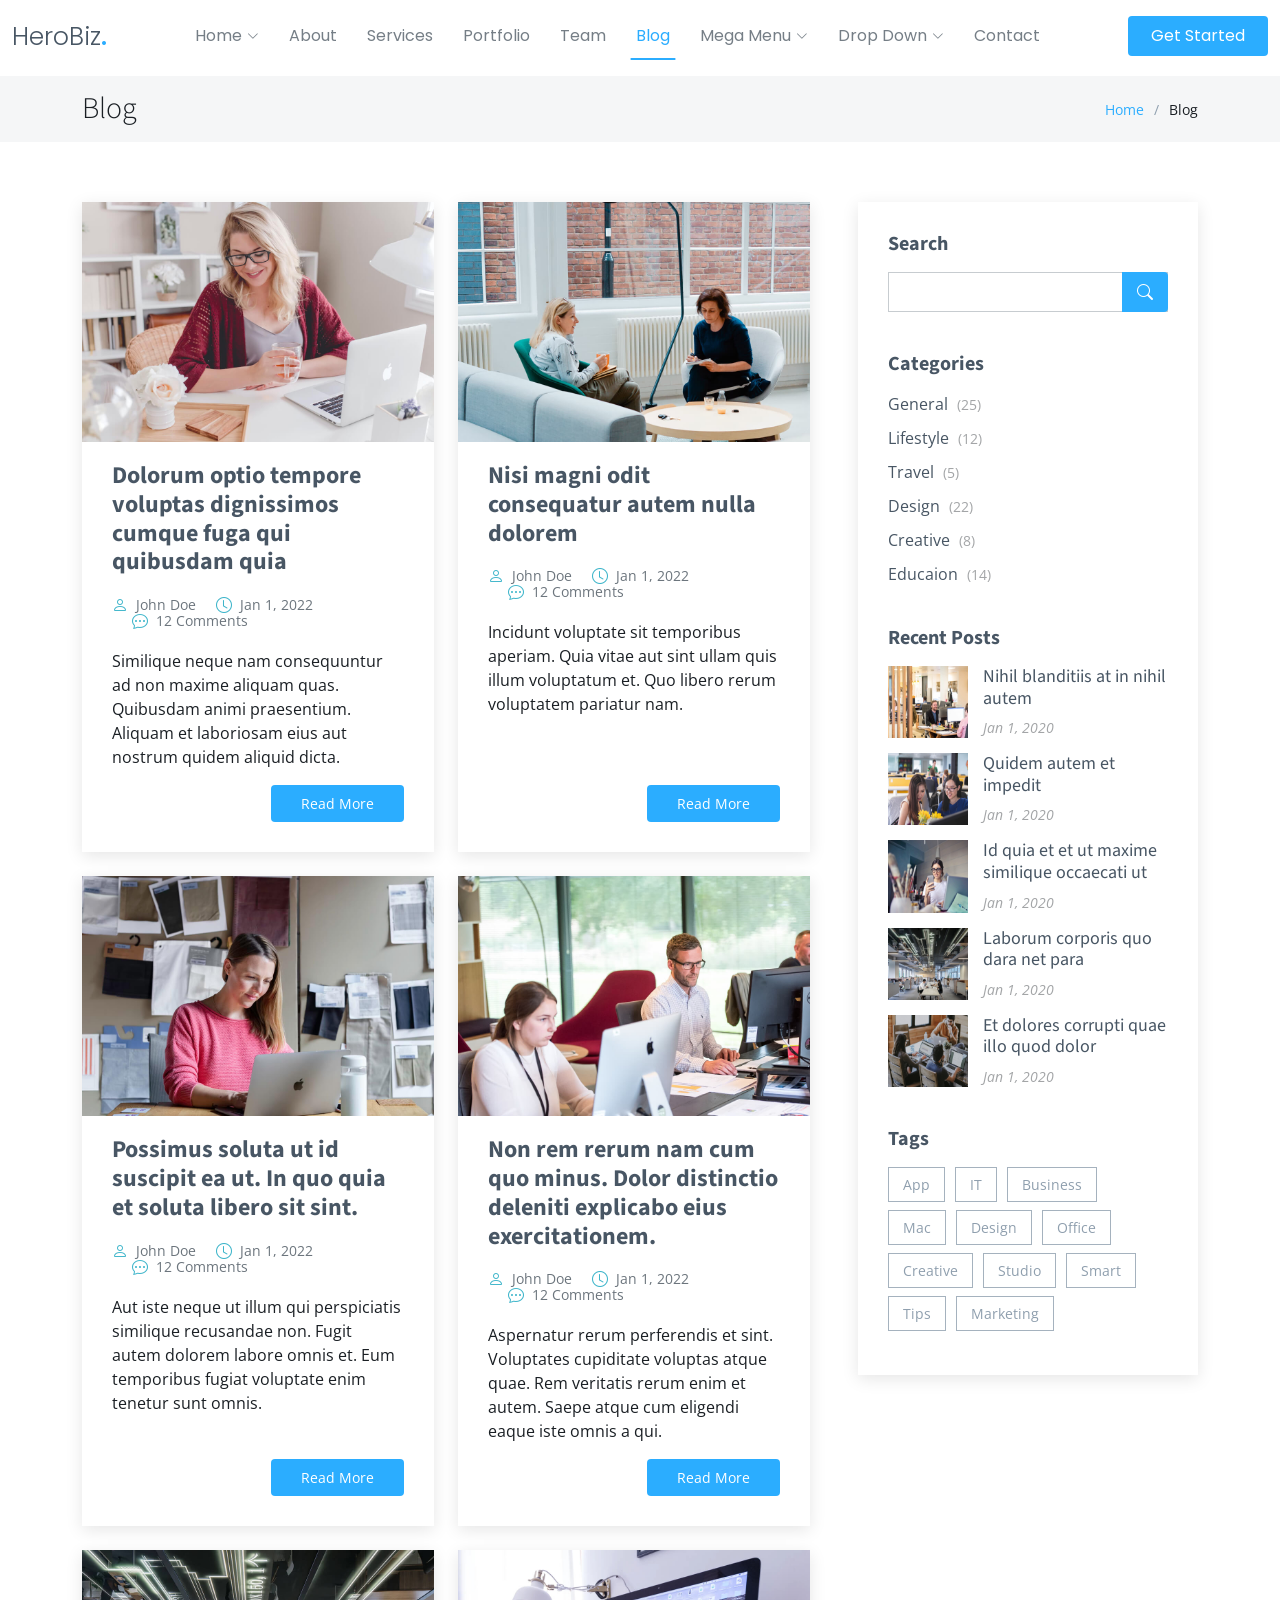
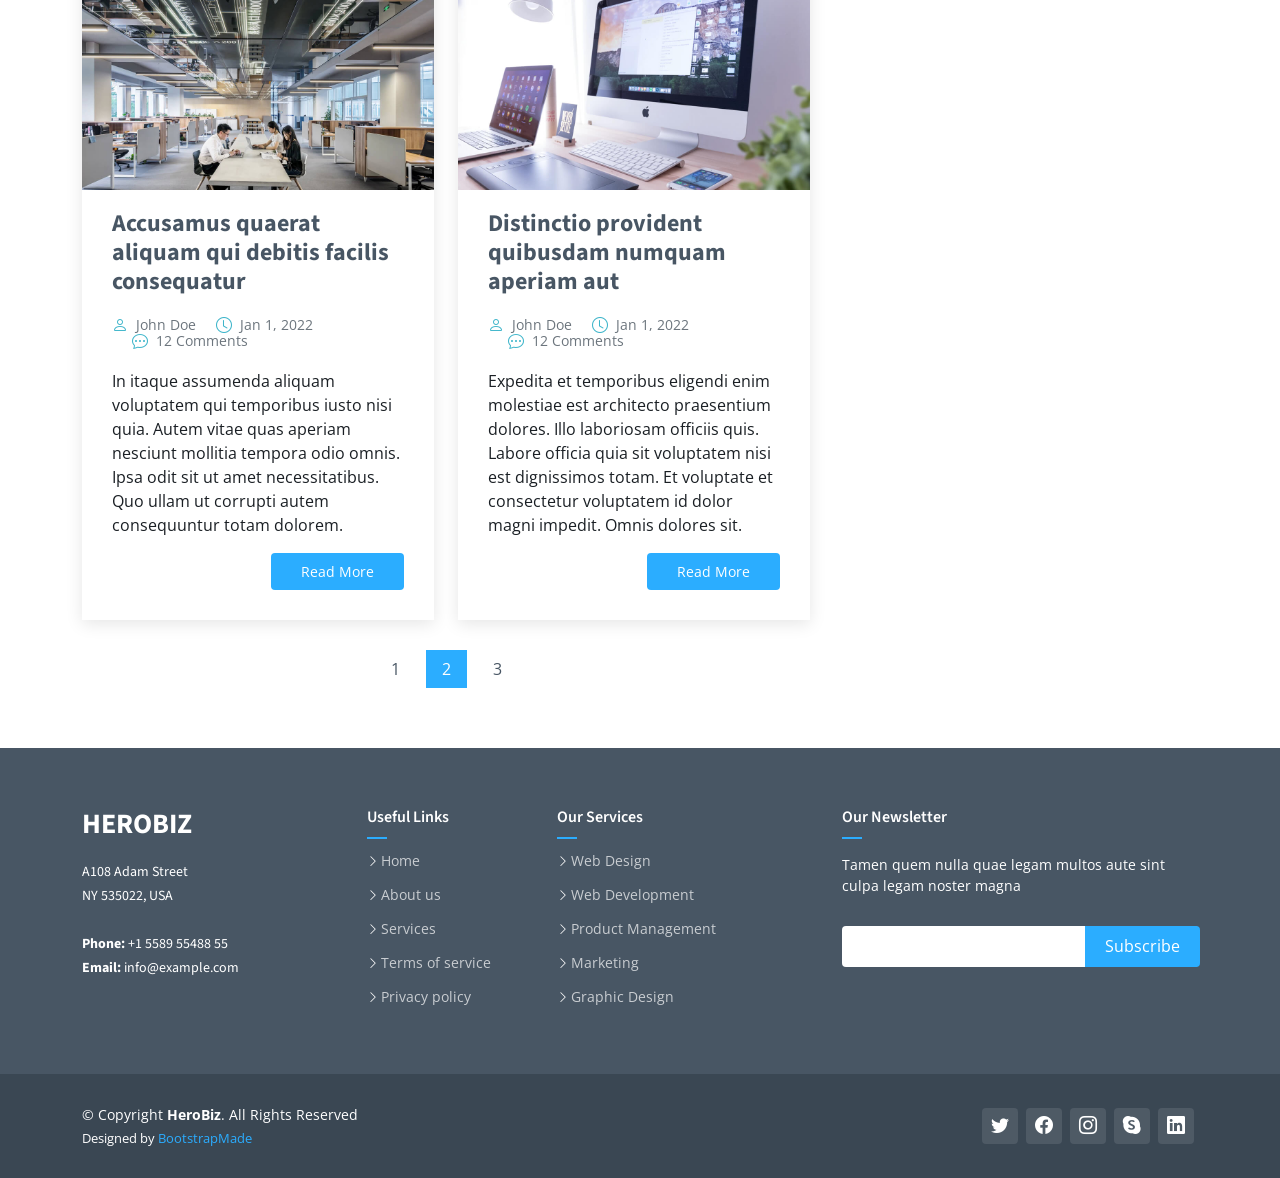
<file: blog.html>
<!DOCTYPE html>
<html lang="en">

<head>
  <meta charset="utf-8">
  <meta content="width=device-width, initial-scale=1.0" name="viewport">

  <title>Blog - HeroBiz Bootstrap Template</title>
  <meta content="" name="description">
  <meta content="" name="keywords">

  <!-- Favicons -->
  <link href="assets/img/favicon.png" rel="icon">
  <link href="assets/img/apple-touch-icon.png" rel="apple-touch-icon">

  <!-- Google Fonts -->
  <link rel="preconnect" href="https://fonts.googleapis.com">
  <link rel="preconnect" href="https://fonts.gstatic.com" crossorigin>
  <link href="https://fonts.googleapis.com/css2?family=Open+Sans:ital,wght@0,300;0,400;0,500;0,600;0,700;1,300;1,400;1,500;1,600;1,700&family=Poppins:ital,wght@0,300;0,400;0,500;0,600;0,700;1,300;1,400;1,500;1,600;1,700&family=Source+Sans+Pro:ital,wght@0,300;0,400;0,600;0,700;1,300;1,400;1,600;1,700&display=swap" rel="stylesheet">

  <!-- Vendor CSS Files -->
  <link href="assets/vendor/bootstrap/css/bootstrap.min.css" rel="stylesheet">
  <link href="assets/vendor/bootstrap-icons/bootstrap-icons.css" rel="stylesheet">
  <link href="assets/vendor/aos/aos.css" rel="stylesheet">
  <link href="assets/vendor/glightbox/css/glightbox.min.css" rel="stylesheet">
  <link href="assets/vendor/swiper/swiper-bundle.min.css" rel="stylesheet">

  <!-- Variables CSS Files. Uncomment your preferred color scheme -->
  <link href="assets/css/variables.css" rel="stylesheet">
  <!-- <link href="assets/css/variables-blue.css" rel="stylesheet"> -->
  <!-- <link href="assets/css/variables-green.css" rel="stylesheet"> -->
  <!-- <link href="assets/css/variables-orange.css" rel="stylesheet"> -->
  <!-- <link href="assets/css/variables-purple.css" rel="stylesheet"> -->
  <!-- <link href="assets/css/variables-red.css" rel="stylesheet"> -->
  <!-- <link href="assets/css/variables-pink.css" rel="stylesheet"> -->

  <!-- Template Main CSS File -->
  <link href="assets/css/main.css" rel="stylesheet">

  <!-- =======================================================
  * Template Name: HeroBiz - v2.4.0
  * Template URL: https://bootstrapmade.com/herobiz-bootstrap-business-template/
  * Author: BootstrapMade.com
  * License: https://bootstrapmade.com/license/
  ======================================================== -->
</head>

<body>

  <!-- ======= Header ======= -->
  <header id="header" class="header fixed-top" data-scrollto-offset="0">
    <div class="container-fluid d-flex align-items-center justify-content-between">

      <a href="index.html" class="logo d-flex align-items-center scrollto me-auto me-lg-0">
        <!-- Uncomment the line below if you also wish to use an image logo -->
        <!-- <img src="assets/img/logo.png" alt=""> -->
        <h1>HeroBiz<span>.</span></h1>
      </a>

      <nav id="navbar" class="navbar">
        <ul>

          <li class="dropdown"><a href="#"><span>Home</span> <i class="bi bi-chevron-down dropdown-indicator"></i></a>
            <ul>
              <li><a href="index.html">Home 1 - index.html</a></li>
              <li><a href="index-2.html">Home 2 - index-2.html</a></li>
              <li><a href="index-3.html">Home 3 - index-3.html</a></li>
              <li><a href="index-4.html">Home 4 - index-4.html</a></li>
            </ul>
          </li>

          <li><a class="nav-link scrollto" href="index.html#about">About</a></li>
          <li><a class="nav-link scrollto" href="index.html#services">Services</a></li>
          <li><a class="nav-link scrollto" href="index.html#portfolio">Portfolio</a></li>
          <li><a class="nav-link scrollto" href="index.html#team">Team</a></li>
          <li><a href="blog.html" class="active">Blog</a></li>
          <li class="dropdown megamenu"><a href="#"><span>Mega Menu</span> <i class="bi bi-chevron-down dropdown-indicator"></i></a>
            <ul>
              <li>
                <a href="#">Column 1 link 1</a>
                <a href="#">Column 1 link 2</a>
                <a href="#">Column 1 link 3</a>
              </li>
              <li>
                <a href="#">Column 2 link 1</a>
                <a href="#">Column 2 link 2</a>
                <a href="#">Column 3 link 3</a>
              </li>
              <li>
                <a href="#">Column 3 link 1</a>
                <a href="#">Column 3 link 2</a>
                <a href="#">Column 3 link 3</a>
              </li>
              <li>
                <a href="#">Column 4 link 1</a>
                <a href="#">Column 4 link 2</a>
                <a href="#">Column 4 link 3</a>
              </li>
            </ul>
          </li>
          <li class="dropdown"><a href="#"><span>Drop Down</span> <i class="bi bi-chevron-down dropdown-indicator"></i></a>
            <ul>
              <li><a href="#">Drop Down 1</a></li>
              <li class="dropdown"><a href="#"><span>Deep Drop Down</span> <i class="bi bi-chevron-down dropdown-indicator"></i></a>
                <ul>
                  <li><a href="#">Deep Drop Down 1</a></li>
                  <li><a href="#">Deep Drop Down 2</a></li>
                  <li><a href="#">Deep Drop Down 3</a></li>
                  <li><a href="#">Deep Drop Down 4</a></li>
                  <li><a href="#">Deep Drop Down 5</a></li>
                </ul>
              </li>
              <li><a href="#">Drop Down 2</a></li>
              <li><a href="#">Drop Down 3</a></li>
              <li><a href="#">Drop Down 4</a></li>
            </ul>
          </li>
          <li><a class="nav-link scrollto" href="index.html#contact">Contact</a></li>
        </ul>
        <i class="bi bi-list mobile-nav-toggle d-none"></i>
      </nav><!-- .navbar -->

      <a class="btn-getstarted scrollto" href="index.html#about">Get Started</a>

    </div>
  </header><!-- End Header -->

  <main id="main">

    <!-- ======= Breadcrumbs ======= -->
    <div class="breadcrumbs">
      <div class="container">

        <div class="d-flex justify-content-between align-items-center">
          <h2>Blog</h2>
          <ol>
            <li><a href="index.html">Home</a></li>
            <li>Blog</li>
          </ol>
        </div>

      </div>
    </div><!-- End Breadcrumbs -->

    <!-- ======= Blog Section ======= -->
    <section id="blog" class="blog">
      <div class="container" data-aos="fade-up">

        <div class="row g-5">

          <div class="col-lg-8">

            <div class="row gy-4 posts-list">

              <div class="col-lg-6">
                <article class="d-flex flex-column">

                  <div class="post-img">
                    <img src="assets/img/blog/blog-1.jpg" alt="" class="img-fluid">
                  </div>

                  <h2 class="title">
                    <a href="blog-details.html">Dolorum optio tempore voluptas dignissimos cumque fuga qui quibusdam quia</a>
                  </h2>

                  <div class="meta-top">
                    <ul>
                      <li class="d-flex align-items-center"><i class="bi bi-person"></i> <a href="blog-details.html">John Doe</a></li>
                      <li class="d-flex align-items-center"><i class="bi bi-clock"></i> <a href="blog-details.html"><time datetime="2022-01-01">Jan 1, 2022</time></a></li>
                      <li class="d-flex align-items-center"><i class="bi bi-chat-dots"></i> <a href="blog-details.html">12 Comments</a></li>
                    </ul>
                  </div>

                  <div class="content">
                    <p>
                      Similique neque nam consequuntur ad non maxime aliquam quas. Quibusdam animi praesentium. Aliquam et laboriosam eius aut nostrum quidem aliquid dicta.
                    </p>
                  </div>

                  <div class="read-more mt-auto align-self-end">
                    <a href="blog-details.html">Read More</a>
                  </div>

                </article>
              </div><!-- End post list item -->

              <div class="col-lg-6">
                <article class="d-flex flex-column">

                  <div class="post-img">
                    <img src="assets/img/blog/blog-2.jpg" alt="" class="img-fluid">
                  </div>

                  <h2 class="title">
                    <a href="blog-details.html">Nisi magni odit consequatur autem nulla dolorem</a>
                  </h2>

                  <div class="meta-top">
                    <ul>
                      <li class="d-flex align-items-center"><i class="bi bi-person"></i> <a href="blog-details.html">John Doe</a></li>
                      <li class="d-flex align-items-center"><i class="bi bi-clock"></i> <a href="blog-details.html"><time datetime="2022-01-01">Jan 1, 2022</time></a></li>
                      <li class="d-flex align-items-center"><i class="bi bi-chat-dots"></i> <a href="blog-details.html">12 Comments</a></li>
                    </ul>
                  </div>

                  <div class="content">
                    <p>
                      Incidunt voluptate sit temporibus aperiam. Quia vitae aut sint ullam quis illum voluptatum et. Quo libero rerum voluptatem pariatur nam.
                    </p>
                  </div>

                  <div class="read-more mt-auto align-self-end">
                    <a href="blog-details.html">Read More</a>
                  </div>

                </article>
              </div><!-- End post list item -->

              <div class="col-lg-6">
                <article class="d-flex flex-column">

                  <div class="post-img">
                    <img src="assets/img/blog/blog-3.jpg" alt="" class="img-fluid">
                  </div>

                  <h2 class="title">
                    <a href="blog-details.html">Possimus soluta ut id suscipit ea ut. In quo quia et soluta libero sit sint.</a>
                  </h2>

                  <div class="meta-top">
                    <ul>
                      <li class="d-flex align-items-center"><i class="bi bi-person"></i> <a href="blog-details.html">John Doe</a></li>
                      <li class="d-flex align-items-center"><i class="bi bi-clock"></i> <a href="blog-details.html"><time datetime="2022-01-01">Jan 1, 2022</time></a></li>
                      <li class="d-flex align-items-center"><i class="bi bi-chat-dots"></i> <a href="blog-details.html">12 Comments</a></li>
                    </ul>
                  </div>

                  <div class="content">
                    <p>
                      Aut iste neque ut illum qui perspiciatis similique recusandae non. Fugit autem dolorem labore omnis et. Eum temporibus fugiat voluptate enim tenetur sunt omnis.
                    </p>
                  </div>

                  <div class="read-more mt-auto align-self-end">
                    <a href="blog-details.html">Read More</a>
                  </div>

                </article>
              </div><!-- End post list item -->

              <div class="col-lg-6">
                <article class="d-flex flex-column">

                  <div class="post-img">
                    <img src="assets/img/blog/blog-4.jpg" alt="" class="img-fluid">
                  </div>

                  <h2 class="title">
                    <a href="blog-details.html">Non rem rerum nam cum quo minus. Dolor distinctio deleniti explicabo eius exercitationem.</a>
                  </h2>

                  <div class="meta-top">
                    <ul>
                      <li class="d-flex align-items-center"><i class="bi bi-person"></i> <a href="blog-details.html">John Doe</a></li>
                      <li class="d-flex align-items-center"><i class="bi bi-clock"></i> <a href="blog-details.html"><time datetime="2022-01-01">Jan 1, 2022</time></a></li>
                      <li class="d-flex align-items-center"><i class="bi bi-chat-dots"></i> <a href="blog-details.html">12 Comments</a></li>
                    </ul>
                  </div>

                  <div class="content">
                    <p>
                      Aspernatur rerum perferendis et sint. Voluptates cupiditate voluptas atque quae. Rem veritatis rerum enim et autem. Saepe atque cum eligendi eaque iste omnis a qui.
                    </p>
                  </div>

                  <div class="read-more mt-auto align-self-end">
                    <a href="blog-details.html">Read More</a>
                  </div>

                </article>
              </div><!-- End post list item -->

              <div class="col-lg-6">
                <article class="d-flex flex-column">

                  <div class="post-img">
                    <img src="assets/img/blog/blog-5.jpg" alt="" class="img-fluid">
                  </div>

                  <h2 class="title">
                    <a href="blog-details.html">Accusamus quaerat aliquam qui debitis facilis consequatur</a>
                  </h2>

                  <div class="meta-top">
                    <ul>
                      <li class="d-flex align-items-center"><i class="bi bi-person"></i> <a href="blog-details.html">John Doe</a></li>
                      <li class="d-flex align-items-center"><i class="bi bi-clock"></i> <a href="blog-details.html"><time datetime="2022-01-01">Jan 1, 2022</time></a></li>
                      <li class="d-flex align-items-center"><i class="bi bi-chat-dots"></i> <a href="blog-details.html">12 Comments</a></li>
                    </ul>
                  </div>

                  <div class="content">
                    <p>
                      In itaque assumenda aliquam voluptatem qui temporibus iusto nisi quia. Autem vitae quas aperiam nesciunt mollitia tempora odio omnis. Ipsa odit sit ut amet necessitatibus. Quo ullam ut corrupti autem consequuntur totam dolorem.
                    </p>
                  </div>

                  <div class="read-more mt-auto align-self-end">
                    <a href="blog-details.html">Read More</a>
                  </div>

                </article>
              </div><!-- End post list item -->

              <div class="col-lg-6">
                <article class="d-flex flex-column">

                  <div class="post-img">
                    <img src="assets/img/blog/blog-6.jpg" alt="" class="img-fluid">
                  </div>

                  <h2 class="title">
                    <a href="blog-details.html">Distinctio provident quibusdam numquam aperiam aut</a>
                  </h2>

                  <div class="meta-top">
                    <ul>
                      <li class="d-flex align-items-center"><i class="bi bi-person"></i> <a href="blog-details.html">John Doe</a></li>
                      <li class="d-flex align-items-center"><i class="bi bi-clock"></i> <a href="blog-details.html"><time datetime="2022-01-01">Jan 1, 2022</time></a></li>
                      <li class="d-flex align-items-center"><i class="bi bi-chat-dots"></i> <a href="blog-details.html">12 Comments</a></li>
                    </ul>
                  </div>

                  <div class="content">
                    <p>
                      Expedita et temporibus eligendi enim molestiae est architecto praesentium dolores. Illo laboriosam officiis quis. Labore officia quia sit voluptatem nisi est dignissimos totam. Et voluptate et consectetur voluptatem id dolor magni impedit. Omnis dolores sit.
                    </p>
                  </div>

                  <div class="read-more mt-auto align-self-end">
                    <a href="blog-details.html">Read More</a>
                  </div>

                </article>
              </div><!-- End post list item -->

            </div><!-- End blog posts list -->

            <div class="blog-pagination">
              <ul class="justify-content-center">
                <li><a href="#">1</a></li>
                <li class="active"><a href="#">2</a></li>
                <li><a href="#">3</a></li>
              </ul>
            </div><!-- End blog pagination -->

          </div>

          <div class="col-lg-4">

            <div class="sidebar">

              <div class="sidebar-item search-form">
                <h3 class="sidebar-title">Search</h3>
                <form action="" class="mt-3">
                  <input type="text">
                  <button type="submit"><i class="bi bi-search"></i></button>
                </form>
              </div><!-- End sidebar search formn-->

              <div class="sidebar-item categories">
                <h3 class="sidebar-title">Categories</h3>
                <ul class="mt-3">
                  <li><a href="#">General <span>(25)</span></a></li>
                  <li><a href="#">Lifestyle <span>(12)</span></a></li>
                  <li><a href="#">Travel <span>(5)</span></a></li>
                  <li><a href="#">Design <span>(22)</span></a></li>
                  <li><a href="#">Creative <span>(8)</span></a></li>
                  <li><a href="#">Educaion <span>(14)</span></a></li>
                </ul>
              </div><!-- End sidebar categories-->

              <div class="sidebar-item recent-posts">
                <h3 class="sidebar-title">Recent Posts</h3>

                <div class="mt-3">

                  <div class="post-item mt-3">
                    <img src="assets/img/blog/blog-recent-1.jpg" alt="" class="flex-shrink-0">
                    <div>
                      <h4><a href="blog-post.html">Nihil blanditiis at in nihil autem</a></h4>
                      <time datetime="2020-01-01">Jan 1, 2020</time>
                    </div>
                  </div><!-- End recent post item-->

                  <div class="post-item">
                    <img src="assets/img/blog/blog-recent-2.jpg" alt="" class="flex-shrink-0">
                    <div>
                      <h4><a href="blog-post.html">Quidem autem et impedit</a></h4>
                      <time datetime="2020-01-01">Jan 1, 2020</time>
                    </div>
                  </div><!-- End recent post item-->

                  <div class="post-item">
                    <img src="assets/img/blog/blog-recent-3.jpg" alt="" class="flex-shrink-0">
                    <div>
                      <h4><a href="blog-post.html">Id quia et et ut maxime similique occaecati ut</a></h4>
                      <time datetime="2020-01-01">Jan 1, 2020</time>
                    </div>
                  </div><!-- End recent post item-->

                  <div class="post-item">
                    <img src="assets/img/blog/blog-recent-4.jpg" alt="" class="flex-shrink-0">
                    <div>
                      <h4><a href="blog-post.html">Laborum corporis quo dara net para</a></h4>
                      <time datetime="2020-01-01">Jan 1, 2020</time>
                    </div>
                  </div><!-- End recent post item-->

                  <div class="post-item">
                    <img src="assets/img/blog/blog-recent-5.jpg" alt="" class="flex-shrink-0">
                    <div>
                      <h4><a href="blog-post.html">Et dolores corrupti quae illo quod dolor</a></h4>
                      <time datetime="2020-01-01">Jan 1, 2020</time>
                    </div>
                  </div><!-- End recent post item-->

                </div>

              </div><!-- End sidebar recent posts-->

              <div class="sidebar-item tags">
                <h3 class="sidebar-title">Tags</h3>
                <ul class="mt-3">
                  <li><a href="#">App</a></li>
                  <li><a href="#">IT</a></li>
                  <li><a href="#">Business</a></li>
                  <li><a href="#">Mac</a></li>
                  <li><a href="#">Design</a></li>
                  <li><a href="#">Office</a></li>
                  <li><a href="#">Creative</a></li>
                  <li><a href="#">Studio</a></li>
                  <li><a href="#">Smart</a></li>
                  <li><a href="#">Tips</a></li>
                  <li><a href="#">Marketing</a></li>
                </ul>
              </div><!-- End sidebar tags-->

            </div><!-- End Blog Sidebar -->

          </div>

        </div>

      </div>
    </section><!-- End Blog Section -->

  </main><!-- End #main -->

  <!-- ======= Footer ======= -->
  <footer id="footer" class="footer">

    <div class="footer-content">
      <div class="container">
        <div class="row">

          <div class="col-lg-3 col-md-6">
            <div class="footer-info">
              <h3>HeroBiz</h3>
              <p>
                A108 Adam Street <br>
                NY 535022, USA<br><br>
                <strong>Phone:</strong> +1 5589 55488 55<br>
                <strong>Email:</strong> info@example.com<br>
              </p>
            </div>
          </div>

          <div class="col-lg-2 col-md-6 footer-links">
            <h4>Useful Links</h4>
            <ul>
              <li><i class="bi bi-chevron-right"></i> <a href="#">Home</a></li>
              <li><i class="bi bi-chevron-right"></i> <a href="#">About us</a></li>
              <li><i class="bi bi-chevron-right"></i> <a href="#">Services</a></li>
              <li><i class="bi bi-chevron-right"></i> <a href="#">Terms of service</a></li>
              <li><i class="bi bi-chevron-right"></i> <a href="#">Privacy policy</a></li>
            </ul>
          </div>

          <div class="col-lg-3 col-md-6 footer-links">
            <h4>Our Services</h4>
            <ul>
              <li><i class="bi bi-chevron-right"></i> <a href="#">Web Design</a></li>
              <li><i class="bi bi-chevron-right"></i> <a href="#">Web Development</a></li>
              <li><i class="bi bi-chevron-right"></i> <a href="#">Product Management</a></li>
              <li><i class="bi bi-chevron-right"></i> <a href="#">Marketing</a></li>
              <li><i class="bi bi-chevron-right"></i> <a href="#">Graphic Design</a></li>
            </ul>
          </div>

          <div class="col-lg-4 col-md-6 footer-newsletter">
            <h4>Our Newsletter</h4>
            <p>Tamen quem nulla quae legam multos aute sint culpa legam noster magna</p>
            <form action="" method="post">
              <input type="email" name="email"><input type="submit" value="Subscribe">
            </form>

          </div>

        </div>
      </div>
    </div>

    <div class="footer-legal text-center">
      <div class="container d-flex flex-column flex-lg-row justify-content-center justify-content-lg-between align-items-center">

        <div class="d-flex flex-column align-items-center align-items-lg-start">
          <div class="copyright">
            &copy; Copyright <strong><span>HeroBiz</span></strong>. All Rights Reserved
          </div>
          <div class="credits">
            <!-- All the links in the footer should remain intact. -->
            <!-- You can delete the links only if you purchased the pro version. -->
            <!-- Licensing information: https://bootstrapmade.com/license/ -->
            <!-- Purchase the pro version with working PHP/AJAX contact form: https://bootstrapmade.com/herobiz-bootstrap-business-template/ -->
            Designed by <a href="https://bootstrapmade.com/">BootstrapMade</a>
          </div>
        </div>

        <div class="social-links order-first order-lg-last mb-3 mb-lg-0">
          <a href="#" class="twitter"><i class="bi bi-twitter"></i></a>
          <a href="#" class="facebook"><i class="bi bi-facebook"></i></a>
          <a href="#" class="instagram"><i class="bi bi-instagram"></i></a>
          <a href="#" class="google-plus"><i class="bi bi-skype"></i></a>
          <a href="#" class="linkedin"><i class="bi bi-linkedin"></i></a>
        </div>

      </div>
    </div>

  </footer><!-- End Footer -->

  <a href="#" class="scroll-top d-flex align-items-center justify-content-center"><i class="bi bi-arrow-up-short"></i></a>

  <div id="preloader"></div>

  <!-- Vendor JS Files -->
  <script src="assets/vendor/bootstrap/js/bootstrap.bundle.min.js"></script>
  <script src="assets/vendor/aos/aos.js"></script>
  <script src="assets/vendor/glightbox/js/glightbox.min.js"></script>
  <script src="assets/vendor/isotope-layout/isotope.pkgd.min.js"></script>
  <script src="assets/vendor/swiper/swiper-bundle.min.js"></script>
  <script src="assets/vendor/php-email-form/validate.js"></script>

  <!-- Template Main JS File -->
  <script src="assets/js/main.js"></script>

</body>

</html>
</file>
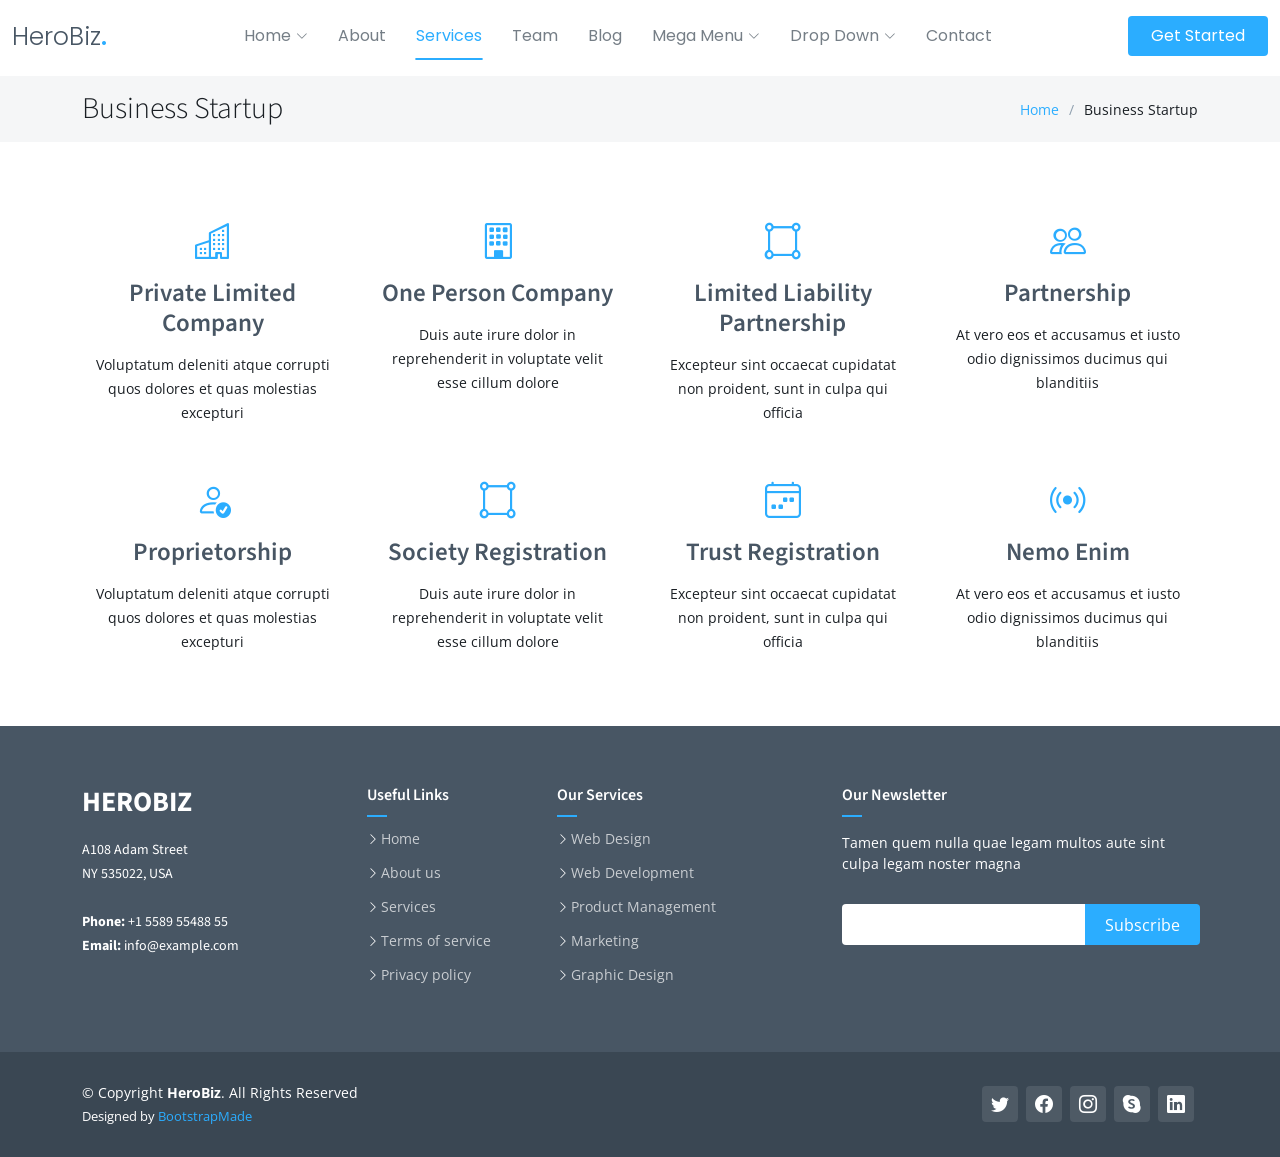
<file: business-startup.html>
<!DOCTYPE html>
<html lang="en">

<head>
  <meta charset="utf-8">
  <meta content="width=device-width, initial-scale=1.0" name="viewport">

  <title>Blog - HeroBiz Bootstrap Template</title>
  <meta content="" name="description">
  <meta content="" name="keywords">

  <!-- Favicons -->
  <link href="assets/img/favicon.png" rel="icon">
  <link href="assets/img/apple-touch-icon.png" rel="apple-touch-icon">

  <!-- Google Fonts -->
  <link rel="preconnect" href="https://fonts.googleapis.com">
  <link rel="preconnect" href="https://fonts.gstatic.com" crossorigin>
  <link href="https://fonts.googleapis.com/css2?family=Open+Sans:ital,wght@0,300;0,400;0,500;0,600;0,700;1,300;1,400;1,500;1,600;1,700&family=Poppins:ital,wght@0,300;0,400;0,500;0,600;0,700;1,300;1,400;1,500;1,600;1,700&family=Source+Sans+Pro:ital,wght@0,300;0,400;0,600;0,700;1,300;1,400;1,600;1,700&display=swap" rel="stylesheet">

  <!-- Vendor CSS Files -->
  <link href="assets/vendor/bootstrap/css/bootstrap.min.css" rel="stylesheet">
  <link href="assets/vendor/bootstrap-icons/bootstrap-icons.css" rel="stylesheet">
  <link href="assets/vendor/aos/aos.css" rel="stylesheet">
  <link href="assets/vendor/glightbox/css/glightbox.min.css" rel="stylesheet">
  <link href="assets/vendor/swiper/swiper-bundle.min.css" rel="stylesheet">

  <!-- Variables CSS Files. Uncomment your preferred color scheme -->
  <link href="assets/css/variables.css" rel="stylesheet">
  <!-- <link href="assets/css/variables-blue.css" rel="stylesheet"> -->
  <!-- <link href="assets/css/variables-green.css" rel="stylesheet"> -->
  <!-- <link href="assets/css/variables-orange.css" rel="stylesheet"> -->
  <!-- <link href="assets/css/variables-purple.css" rel="stylesheet"> -->
  <!-- <link href="assets/css/variables-red.css" rel="stylesheet"> -->
  <!-- <link href="assets/css/variables-pink.css" rel="stylesheet"> -->

  <!-- Template Main CSS File -->
  <link href="assets/css/main.css" rel="stylesheet">

  <!-- =======================================================
  * Template Name: HeroBiz - v2.4.0
  * Template URL: https://bootstrapmade.com/herobiz-bootstrap-business-template/
  * Author: BootstrapMade.com
  * License: https://bootstrapmade.com/license/
  ======================================================== -->
</head>

<body>

  <!-- ======= Header ======= -->
  <header id="header" class="header fixed-top" data-scrollto-offset="0">
    <div class="container-fluid d-flex align-items-center justify-content-between">

      <a href="index.html" class="logo d-flex align-items-center scrollto me-auto me-lg-0">
        <!-- Uncomment the line below if you also wish to use an image logo -->
        <!-- <img src="assets/img/logo.png" alt=""> -->
        <h1>HeroBiz<span>.</span></h1>
      </a>

      <nav id="navbar" class="navbar">
        <ul>

          <li class="dropdown"><a href="#"><span>Home</span> <i class="bi bi-chevron-down dropdown-indicator"></i></a>
            <ul>
              <li><a href="index.html">Home 1 - index.html</a></li>
              <li><a href="index-2.html">Home 2 - index-2.html</a></li>
              <li><a href="index-3.html">Home 3 - index-3.html</a></li>
              <li><a href="index-4.html">Home 4 - index-4.html</a></li>
            </ul>
          </li>

          <li><a href="about.html">About</a></li>
          <li><a href="services.html" class="active">Services</a></li>
          <li><a class="nav-link scrollto" href="index.html#team">Team</a></li>
          <li><a href="blog.html">Blog</a></li>
          <li class="dropdown megamenu"><a href="#"><span>Mega Menu</span> <i class="bi bi-chevron-down dropdown-indicator"></i></a>
            <ul>
              <li>
                <a href="#">Column 1 link 1</a>
                <a href="#">Column 1 link 2</a>
                <a href="#">Column 1 link 3</a>
              </li>
              <li>
                <a href="#">Column 2 link 1</a>
                <a href="#">Column 2 link 2</a>
                <a href="#">Column 3 link 3</a>
              </li>
              <li>
                <a href="#">Column 3 link 1</a>
                <a href="#">Column 3 link 2</a>
                <a href="#">Column 3 link 3</a>
              </li>
              <li>
                <a href="#">Column 4 link 1</a>
                <a href="#">Column 4 link 2</a>
                <a href="#">Column 4 link 3</a>
              </li>
            </ul>
          </li>
          <li class="dropdown"><a href="#"><span>Drop Down</span> <i class="bi bi-chevron-down dropdown-indicator"></i></a>
            <ul>
              <li><a href="#">Drop Down 1</a></li>
              <li class="dropdown"><a href="#"><span>Deep Drop Down</span> <i class="bi bi-chevron-down dropdown-indicator"></i></a>
                <ul>
                  <li><a href="#">Deep Drop Down 1</a></li>
                  <li><a href="#">Deep Drop Down 2</a></li>
                  <li><a href="#">Deep Drop Down 3</a></li>
                  <li><a href="#">Deep Drop Down 4</a></li>
                  <li><a href="#">Deep Drop Down 5</a></li>
                </ul>
              </li>
              <li><a href="#">Drop Down 2</a></li>
              <li><a href="#">Drop Down 3</a></li>
              <li><a href="#">Drop Down 4</a></li>
            </ul>
          </li>
          <li><a class="nav-link scrollto" href="index.html#contact">Contact</a></li>
        </ul>
        <i class="bi bi-list mobile-nav-toggle d-none"></i>
      </nav><!-- .navbar -->

      <a class="btn-getstarted scrollto" href="index.html#about">Get Started</a>

    </div>
  </header><!-- End Header -->

  <main id="main">

    <!-- ======= Breadcrumbs ======= -->
    <div class="breadcrumbs">
      <div class="container">

        <div class="d-flex justify-content-between align-items-center">
          <h2>Business Startup</h2>
          <ol>
            <li><a href="index.html">Home</a></li>
            <li>Business Startup</li>
          </ol>
        </div>

      </div>
    </div><!-- End Breadcrumbs -->


    <!-- ======= Featured Services Section ======= -->
    <section id="featured-services" class="featured-services">
      <div class="container">

        <div class="row gy-4">

          <div class="col-xl-3 col-md-6 d-flex" data-aos="zoom-out">
            <div class="service-item position-relative">
              <div class="icon"><i class="bi bi-buildings icon"></i></div>
              <h4><a href="food_licence.html" class="stretched-link">Private Limited Company</a></h4>
              <p>Voluptatum deleniti atque corrupti quos dolores et quas molestias excepturi</p>
            </div>
          </div><!-- End Service Item -->

          <div class="col-xl-3 col-md-6 d-flex" data-aos="zoom-out" data-aos-delay="200">
            <div class="service-item position-relative">
              <div class="icon"><i class="bi bi-building icon"></i></div>
              <h4><a href="" class="stretched-link">One Person Company</a></h4>
              <p>Duis aute irure dolor in reprehenderit in voluptate velit esse cillum dolore</p>
            </div>
          </div><!-- End Service Item -->

          <div class="col-xl-3 col-md-6 d-flex" data-aos="zoom-out" data-aos-delay="400">
            <div class="service-item position-relative">
              <div class="icon"><i class="bi bi-bounding-box-circles icon"></i></div>
              <h4><a href="" class="stretched-link">Limited Liability Partnership</a></h4>
              <p>Excepteur sint occaecat cupidatat non proident, sunt in culpa qui officia</p>
            </div>
          </div><!-- End Service Item -->

          <div class="col-xl-3 col-md-6 d-flex" data-aos="zoom-out" data-aos-delay="600">
            <div class="service-item position-relative">
              <div class="icon"><i class="bi bi-people icon"></i></div>
              <h4><a href="" class="stretched-link">Partnership</a></h4>
              <p>At vero eos et accusamus et iusto odio dignissimos ducimus qui blanditiis</p>
            </div>
          </div><!-- End Service Item -->

          <div class="col-xl-3 col-md-6 d-flex" data-aos="zoom-out">
            <div class="service-item position-relative">
              <div class="icon"><i class="bi bi-person-check icon"></i></div>
              <h4><a href="" class="stretched-link">Proprietorship</a></h4>
              <p>Voluptatum deleniti atque corrupti quos dolores et quas molestias excepturi</p>
            </div>
          </div><!-- End Service Item -->

          <div class="col-xl-3 col-md-6 d-flex" data-aos="zoom-out" data-aos-delay="200">
            <div class="service-item position-relative">
              <div class="icon"><i class="bi bi-bounding-box-circles icon"></i></div>
              <h4><a href="" class="stretched-link">Society Registration</a></h4>
              <p>Duis aute irure dolor in reprehenderit in voluptate velit esse cillum dolore</p>
            </div>
          </div><!-- End Service Item -->

          <div class="col-xl-3 col-md-6 d-flex" data-aos="zoom-out" data-aos-delay="400">
            <div class="service-item position-relative">
              <div class="icon"><i class="bi bi-calendar4-week icon"></i></div>
              <h4><a href="" class="stretched-link">Trust Registration</a></h4>
              <p>Excepteur sint occaecat cupidatat non proident, sunt in culpa qui officia</p>
            </div>
          </div><!-- End Service Item -->

          <div class="col-xl-3 col-md-6 d-flex" data-aos="zoom-out" data-aos-delay="600">
            <div class="service-item position-relative">
              <div class="icon"><i class="bi bi-broadcast icon"></i></div>
              <h4><a href="" class="stretched-link">Nemo Enim</a></h4>
              <p>At vero eos et accusamus et iusto odio dignissimos ducimus qui blanditiis</p>
            </div>
          </div><!-- End Service Item -->

        </div>

      </div>
    </section><!-- End Featured Services Section -->

  </main><!-- End #main -->

  <!-- ======= Footer ======= -->
  <footer id="footer" class="footer">

    <div class="footer-content">
      <div class="container">
        <div class="row">

          <div class="col-lg-3 col-md-6">
            <div class="footer-info">
              <h3>HeroBiz</h3>
              <p>
                A108 Adam Street <br>
                NY 535022, USA<br><br>
                <strong>Phone:</strong> +1 5589 55488 55<br>
                <strong>Email:</strong> info@example.com<br>
              </p>
            </div>
          </div>

          <div class="col-lg-2 col-md-6 footer-links">
            <h4>Useful Links</h4>
            <ul>
              <li><i class="bi bi-chevron-right"></i> <a href="#">Home</a></li>
              <li><i class="bi bi-chevron-right"></i> <a href="#">About us</a></li>
              <li><i class="bi bi-chevron-right"></i> <a href="#">Services</a></li>
              <li><i class="bi bi-chevron-right"></i> <a href="#">Terms of service</a></li>
              <li><i class="bi bi-chevron-right"></i> <a href="#">Privacy policy</a></li>
            </ul>
          </div>

          <div class="col-lg-3 col-md-6 footer-links">
            <h4>Our Services</h4>
            <ul>
              <li><i class="bi bi-chevron-right"></i> <a href="#">Web Design</a></li>
              <li><i class="bi bi-chevron-right"></i> <a href="#">Web Development</a></li>
              <li><i class="bi bi-chevron-right"></i> <a href="#">Product Management</a></li>
              <li><i class="bi bi-chevron-right"></i> <a href="#">Marketing</a></li>
              <li><i class="bi bi-chevron-right"></i> <a href="#">Graphic Design</a></li>
            </ul>
          </div>

          <div class="col-lg-4 col-md-6 footer-newsletter">
            <h4>Our Newsletter</h4>
            <p>Tamen quem nulla quae legam multos aute sint culpa legam noster magna</p>
            <form action="" method="post">
              <input type="email" name="email"><input type="submit" value="Subscribe">
            </form>

          </div>

        </div>
      </div>
    </div>

    <div class="footer-legal text-center">
      <div class="container d-flex flex-column flex-lg-row justify-content-center justify-content-lg-between align-items-center">

        <div class="d-flex flex-column align-items-center align-items-lg-start">
          <div class="copyright">
            &copy; Copyright <strong><span>HeroBiz</span></strong>. All Rights Reserved
          </div>
          <div class="credits">
            <!-- All the links in the footer should remain intact. -->
            <!-- You can delete the links only if you purchased the pro version. -->
            <!-- Licensing information: https://bootstrapmade.com/license/ -->
            <!-- Purchase the pro version with working PHP/AJAX contact form: https://bootstrapmade.com/herobiz-bootstrap-business-template/ -->
            Designed by <a href="https://bootstrapmade.com/">BootstrapMade</a>
          </div>
        </div>

        <div class="social-links order-first order-lg-last mb-3 mb-lg-0">
          <a href="#" class="twitter"><i class="bi bi-twitter"></i></a>
          <a href="#" class="facebook"><i class="bi bi-facebook"></i></a>
          <a href="#" class="instagram"><i class="bi bi-instagram"></i></a>
          <a href="#" class="google-plus"><i class="bi bi-skype"></i></a>
          <a href="#" class="linkedin"><i class="bi bi-linkedin"></i></a>
        </div>

      </div>
    </div>

  </footer><!-- End Footer -->

  <a href="#" class="scroll-top d-flex align-items-center justify-content-center"><i class="bi bi-arrow-up-short"></i></a>

  <div id="preloader"></div>

  <!-- Vendor JS Files -->
  <script src="assets/vendor/bootstrap/js/bootstrap.bundle.min.js"></script>
  <script src="assets/vendor/aos/aos.js"></script>
  <script src="assets/vendor/glightbox/js/glightbox.min.js"></script>
  <script src="assets/vendor/isotope-layout/isotope.pkgd.min.js"></script>
  <script src="assets/vendor/swiper/swiper-bundle.min.js"></script>
  <script src="assets/vendor/php-email-form/validate.js"></script>

  <!-- Template Main JS File -->
  <script src="assets/js/main.js"></script>

</body>

</html>
</file>
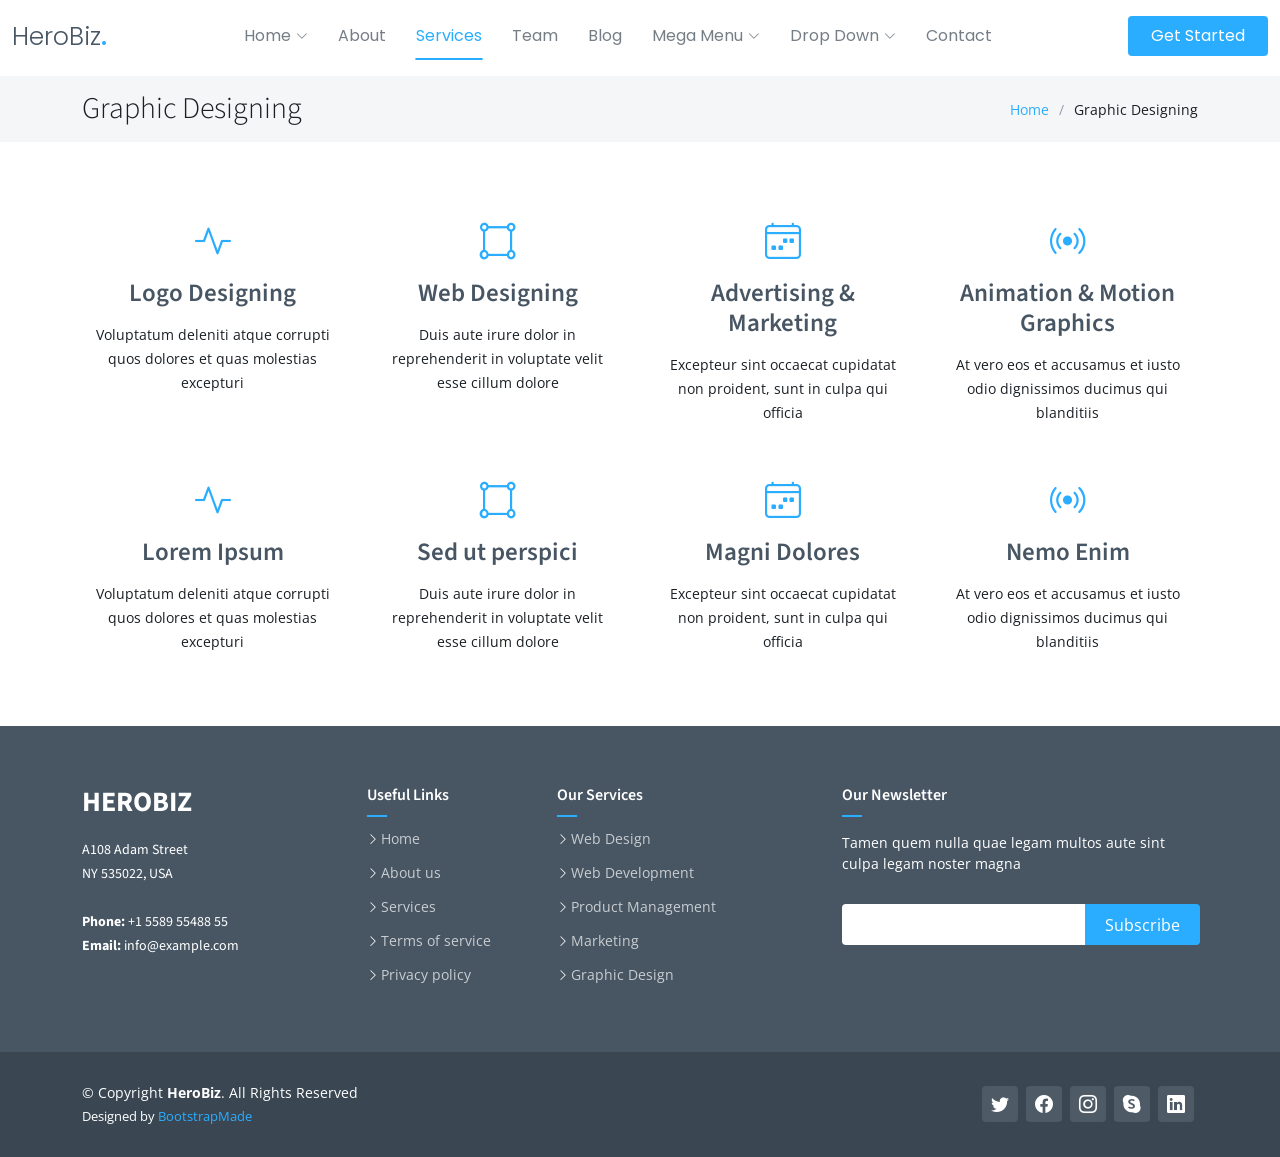
<file: graphic.html>
<!DOCTYPE html>
<html lang="en">

<head>
  <meta charset="utf-8">
  <meta content="width=device-width, initial-scale=1.0" name="viewport">

  <title>Blog - HeroBiz Bootstrap Template</title>
  <meta content="" name="description">
  <meta content="" name="keywords">

  <!-- Favicons -->
  <link href="assets/img/favicon.png" rel="icon">
  <link href="assets/img/apple-touch-icon.png" rel="apple-touch-icon">

  <!-- Google Fonts -->
  <link rel="preconnect" href="https://fonts.googleapis.com">
  <link rel="preconnect" href="https://fonts.gstatic.com" crossorigin>
  <link href="https://fonts.googleapis.com/css2?family=Open+Sans:ital,wght@0,300;0,400;0,500;0,600;0,700;1,300;1,400;1,500;1,600;1,700&family=Poppins:ital,wght@0,300;0,400;0,500;0,600;0,700;1,300;1,400;1,500;1,600;1,700&family=Source+Sans+Pro:ital,wght@0,300;0,400;0,600;0,700;1,300;1,400;1,600;1,700&display=swap" rel="stylesheet">

  <!-- Vendor CSS Files -->
  <link href="assets/vendor/bootstrap/css/bootstrap.min.css" rel="stylesheet">
  <link href="assets/vendor/bootstrap-icons/bootstrap-icons.css" rel="stylesheet">
  <link href="assets/vendor/aos/aos.css" rel="stylesheet">
  <link href="assets/vendor/glightbox/css/glightbox.min.css" rel="stylesheet">
  <link href="assets/vendor/swiper/swiper-bundle.min.css" rel="stylesheet">

  <!-- Variables CSS Files. Uncomment your preferred color scheme -->
  <link href="assets/css/variables.css" rel="stylesheet">
  <!-- <link href="assets/css/variables-blue.css" rel="stylesheet"> -->
  <!-- <link href="assets/css/variables-green.css" rel="stylesheet"> -->
  <!-- <link href="assets/css/variables-orange.css" rel="stylesheet"> -->
  <!-- <link href="assets/css/variables-purple.css" rel="stylesheet"> -->
  <!-- <link href="assets/css/variables-red.css" rel="stylesheet"> -->
  <!-- <link href="assets/css/variables-pink.css" rel="stylesheet"> -->

  <!-- Template Main CSS File -->
  <link href="assets/css/main.css" rel="stylesheet">

  <!-- =======================================================
  * Template Name: HeroBiz - v2.4.0
  * Template URL: https://bootstrapmade.com/herobiz-bootstrap-business-template/
  * Author: BootstrapMade.com
  * License: https://bootstrapmade.com/license/
  ======================================================== -->
</head>

<body>

  <!-- ======= Header ======= -->
  <header id="header" class="header fixed-top" data-scrollto-offset="0">
    <div class="container-fluid d-flex align-items-center justify-content-between">

      <a href="index.html" class="logo d-flex align-items-center scrollto me-auto me-lg-0">
        <!-- Uncomment the line below if you also wish to use an image logo -->
        <!-- <img src="assets/img/logo.png" alt=""> -->
        <h1>HeroBiz<span>.</span></h1>
      </a>

      <nav id="navbar" class="navbar">
        <ul>

          <li class="dropdown"><a href="#"><span>Home</span> <i class="bi bi-chevron-down dropdown-indicator"></i></a>
            <ul>
              <li><a href="index.html">Home 1 - index.html</a></li>
              <li><a href="index-2.html">Home 2 - index-2.html</a></li>
              <li><a href="index-3.html">Home 3 - index-3.html</a></li>
              <li><a href="index-4.html">Home 4 - index-4.html</a></li>
            </ul>
          </li>

          <li><a href="about.html">About</a></li>
          <li><a href="services.html" class="active">Services</a></li>
          <li><a class="nav-link scrollto" href="index.html#team">Team</a></li>
          <li><a href="blog.html">Blog</a></li>
          <li class="dropdown megamenu"><a href="#"><span>Mega Menu</span> <i class="bi bi-chevron-down dropdown-indicator"></i></a>
            <ul>
              <li>
                <a href="#">Column 1 link 1</a>
                <a href="#">Column 1 link 2</a>
                <a href="#">Column 1 link 3</a>
              </li>
              <li>
                <a href="#">Column 2 link 1</a>
                <a href="#">Column 2 link 2</a>
                <a href="#">Column 3 link 3</a>
              </li>
              <li>
                <a href="#">Column 3 link 1</a>
                <a href="#">Column 3 link 2</a>
                <a href="#">Column 3 link 3</a>
              </li>
              <li>
                <a href="#">Column 4 link 1</a>
                <a href="#">Column 4 link 2</a>
                <a href="#">Column 4 link 3</a>
              </li>
            </ul>
          </li>
          <li class="dropdown"><a href="#"><span>Drop Down</span> <i class="bi bi-chevron-down dropdown-indicator"></i></a>
            <ul>
              <li><a href="#">Drop Down 1</a></li>
              <li class="dropdown"><a href="#"><span>Deep Drop Down</span> <i class="bi bi-chevron-down dropdown-indicator"></i></a>
                <ul>
                  <li><a href="#">Deep Drop Down 1</a></li>
                  <li><a href="#">Deep Drop Down 2</a></li>
                  <li><a href="#">Deep Drop Down 3</a></li>
                  <li><a href="#">Deep Drop Down 4</a></li>
                  <li><a href="#">Deep Drop Down 5</a></li>
                </ul>
              </li>
              <li><a href="#">Drop Down 2</a></li>
              <li><a href="#">Drop Down 3</a></li>
              <li><a href="#">Drop Down 4</a></li>
            </ul>
          </li>
          <li><a class="nav-link scrollto" href="index.html#contact">Contact</a></li>
        </ul>
        <i class="bi bi-list mobile-nav-toggle d-none"></i>
      </nav><!-- .navbar -->

      <a class="btn-getstarted scrollto" href="index.html#about">Get Started</a>

    </div>
  </header><!-- End Header -->

  <main id="main">

    <!-- ======= Breadcrumbs ======= -->
    <div class="breadcrumbs">
      <div class="container">

        <div class="d-flex justify-content-between align-items-center">
          <h2>Graphic Designing</h2>
          <ol>
            <li><a href="index.html">Home</a></li>
            <li>Graphic Designing</li>
          </ol>
        </div>

      </div>
    </div><!-- End Breadcrumbs -->


    <!-- ======= Featured Services Section ======= -->
    <section id="featured-services" class="featured-services">
      <div class="container">

        <div class="row gy-4">

          <div class="col-xl-3 col-md-6 d-flex" data-aos="zoom-out">
            <div class="service-item position-relative">
              <div class="icon"><i class="bi bi-activity icon"></i></div>
              <h4><a href="food_licence.html" class="stretched-link">Logo Designing</a></h4>
              <p>Voluptatum deleniti atque corrupti quos dolores et quas molestias excepturi</p>
            </div>
          </div><!-- End Service Item -->

          <div class="col-xl-3 col-md-6 d-flex" data-aos="zoom-out" data-aos-delay="200">
            <div class="service-item position-relative">
              <div class="icon"><i class="bi bi-bounding-box-circles icon"></i></div>
              <h4><a href="" class="stretched-link">Web Designing</a></h4>
              <p>Duis aute irure dolor in reprehenderit in voluptate velit esse cillum dolore</p>
            </div>
          </div><!-- End Service Item -->

          <div class="col-xl-3 col-md-6 d-flex" data-aos="zoom-out" data-aos-delay="400">
            <div class="service-item position-relative">
              <div class="icon"><i class="bi bi-calendar4-week icon"></i></div>
              <h4><a href="" class="stretched-link">Advertising & Marketing</a></h4>
              <p>Excepteur sint occaecat cupidatat non proident, sunt in culpa qui officia</p>
            </div>
          </div><!-- End Service Item -->

          <div class="col-xl-3 col-md-6 d-flex" data-aos="zoom-out" data-aos-delay="600">
            <div class="service-item position-relative">
              <div class="icon"><i class="bi bi-broadcast icon"></i></div>
              <h4><a href="" class="stretched-link">Animation & Motion Graphics</a></h4>
              <p>At vero eos et accusamus et iusto odio dignissimos ducimus qui blanditiis</p>
            </div>
          </div><!-- End Service Item -->

          <div class="col-xl-3 col-md-6 d-flex" data-aos="zoom-out">
            <div class="service-item position-relative">
              <div class="icon"><i class="bi bi-activity icon"></i></div>
              <h4><a href="" class="stretched-link">Lorem Ipsum</a></h4>
              <p>Voluptatum deleniti atque corrupti quos dolores et quas molestias excepturi</p>
            </div>
          </div><!-- End Service Item -->

          <div class="col-xl-3 col-md-6 d-flex" data-aos="zoom-out" data-aos-delay="200">
            <div class="service-item position-relative">
              <div class="icon"><i class="bi bi-bounding-box-circles icon"></i></div>
              <h4><a href="" class="stretched-link">Sed ut perspici</a></h4>
              <p>Duis aute irure dolor in reprehenderit in voluptate velit esse cillum dolore</p>
            </div>
          </div><!-- End Service Item -->

          <div class="col-xl-3 col-md-6 d-flex" data-aos="zoom-out" data-aos-delay="400">
            <div class="service-item position-relative">
              <div class="icon"><i class="bi bi-calendar4-week icon"></i></div>
              <h4><a href="" class="stretched-link">Magni Dolores</a></h4>
              <p>Excepteur sint occaecat cupidatat non proident, sunt in culpa qui officia</p>
            </div>
          </div><!-- End Service Item -->

          <div class="col-xl-3 col-md-6 d-flex" data-aos="zoom-out" data-aos-delay="600">
            <div class="service-item position-relative">
              <div class="icon"><i class="bi bi-broadcast icon"></i></div>
              <h4><a href="" class="stretched-link">Nemo Enim</a></h4>
              <p>At vero eos et accusamus et iusto odio dignissimos ducimus qui blanditiis</p>
            </div>
          </div><!-- End Service Item -->

        </div>

      </div>
    </section><!-- End Featured Services Section -->

  </main><!-- End #main -->

  <!-- ======= Footer ======= -->
  <footer id="footer" class="footer">

    <div class="footer-content">
      <div class="container">
        <div class="row">

          <div class="col-lg-3 col-md-6">
            <div class="footer-info">
              <h3>HeroBiz</h3>
              <p>
                A108 Adam Street <br>
                NY 535022, USA<br><br>
                <strong>Phone:</strong> +1 5589 55488 55<br>
                <strong>Email:</strong> info@example.com<br>
              </p>
            </div>
          </div>

          <div class="col-lg-2 col-md-6 footer-links">
            <h4>Useful Links</h4>
            <ul>
              <li><i class="bi bi-chevron-right"></i> <a href="#">Home</a></li>
              <li><i class="bi bi-chevron-right"></i> <a href="#">About us</a></li>
              <li><i class="bi bi-chevron-right"></i> <a href="#">Services</a></li>
              <li><i class="bi bi-chevron-right"></i> <a href="#">Terms of service</a></li>
              <li><i class="bi bi-chevron-right"></i> <a href="#">Privacy policy</a></li>
            </ul>
          </div>

          <div class="col-lg-3 col-md-6 footer-links">
            <h4>Our Services</h4>
            <ul>
              <li><i class="bi bi-chevron-right"></i> <a href="#">Web Design</a></li>
              <li><i class="bi bi-chevron-right"></i> <a href="#">Web Development</a></li>
              <li><i class="bi bi-chevron-right"></i> <a href="#">Product Management</a></li>
              <li><i class="bi bi-chevron-right"></i> <a href="#">Marketing</a></li>
              <li><i class="bi bi-chevron-right"></i> <a href="#">Graphic Design</a></li>
            </ul>
          </div>

          <div class="col-lg-4 col-md-6 footer-newsletter">
            <h4>Our Newsletter</h4>
            <p>Tamen quem nulla quae legam multos aute sint culpa legam noster magna</p>
            <form action="" method="post">
              <input type="email" name="email"><input type="submit" value="Subscribe">
            </form>

          </div>

        </div>
      </div>
    </div>

    <div class="footer-legal text-center">
      <div class="container d-flex flex-column flex-lg-row justify-content-center justify-content-lg-between align-items-center">

        <div class="d-flex flex-column align-items-center align-items-lg-start">
          <div class="copyright">
            &copy; Copyright <strong><span>HeroBiz</span></strong>. All Rights Reserved
          </div>
          <div class="credits">
            <!-- All the links in the footer should remain intact. -->
            <!-- You can delete the links only if you purchased the pro version. -->
            <!-- Licensing information: https://bootstrapmade.com/license/ -->
            <!-- Purchase the pro version with working PHP/AJAX contact form: https://bootstrapmade.com/herobiz-bootstrap-business-template/ -->
            Designed by <a href="https://bootstrapmade.com/">BootstrapMade</a>
          </div>
        </div>

        <div class="social-links order-first order-lg-last mb-3 mb-lg-0">
          <a href="#" class="twitter"><i class="bi bi-twitter"></i></a>
          <a href="#" class="facebook"><i class="bi bi-facebook"></i></a>
          <a href="#" class="instagram"><i class="bi bi-instagram"></i></a>
          <a href="#" class="google-plus"><i class="bi bi-skype"></i></a>
          <a href="#" class="linkedin"><i class="bi bi-linkedin"></i></a>
        </div>

      </div>
    </div>

  </footer><!-- End Footer -->

  <a href="#" class="scroll-top d-flex align-items-center justify-content-center"><i class="bi bi-arrow-up-short"></i></a>

  <div id="preloader"></div>

  <!-- Vendor JS Files -->
  <script src="assets/vendor/bootstrap/js/bootstrap.bundle.min.js"></script>
  <script src="assets/vendor/aos/aos.js"></script>
  <script src="assets/vendor/glightbox/js/glightbox.min.js"></script>
  <script src="assets/vendor/isotope-layout/isotope.pkgd.min.js"></script>
  <script src="assets/vendor/swiper/swiper-bundle.min.js"></script>
  <script src="assets/vendor/php-email-form/validate.js"></script>

  <!-- Template Main JS File -->
  <script src="assets/js/main.js"></script>

</body>

</html>
</file>
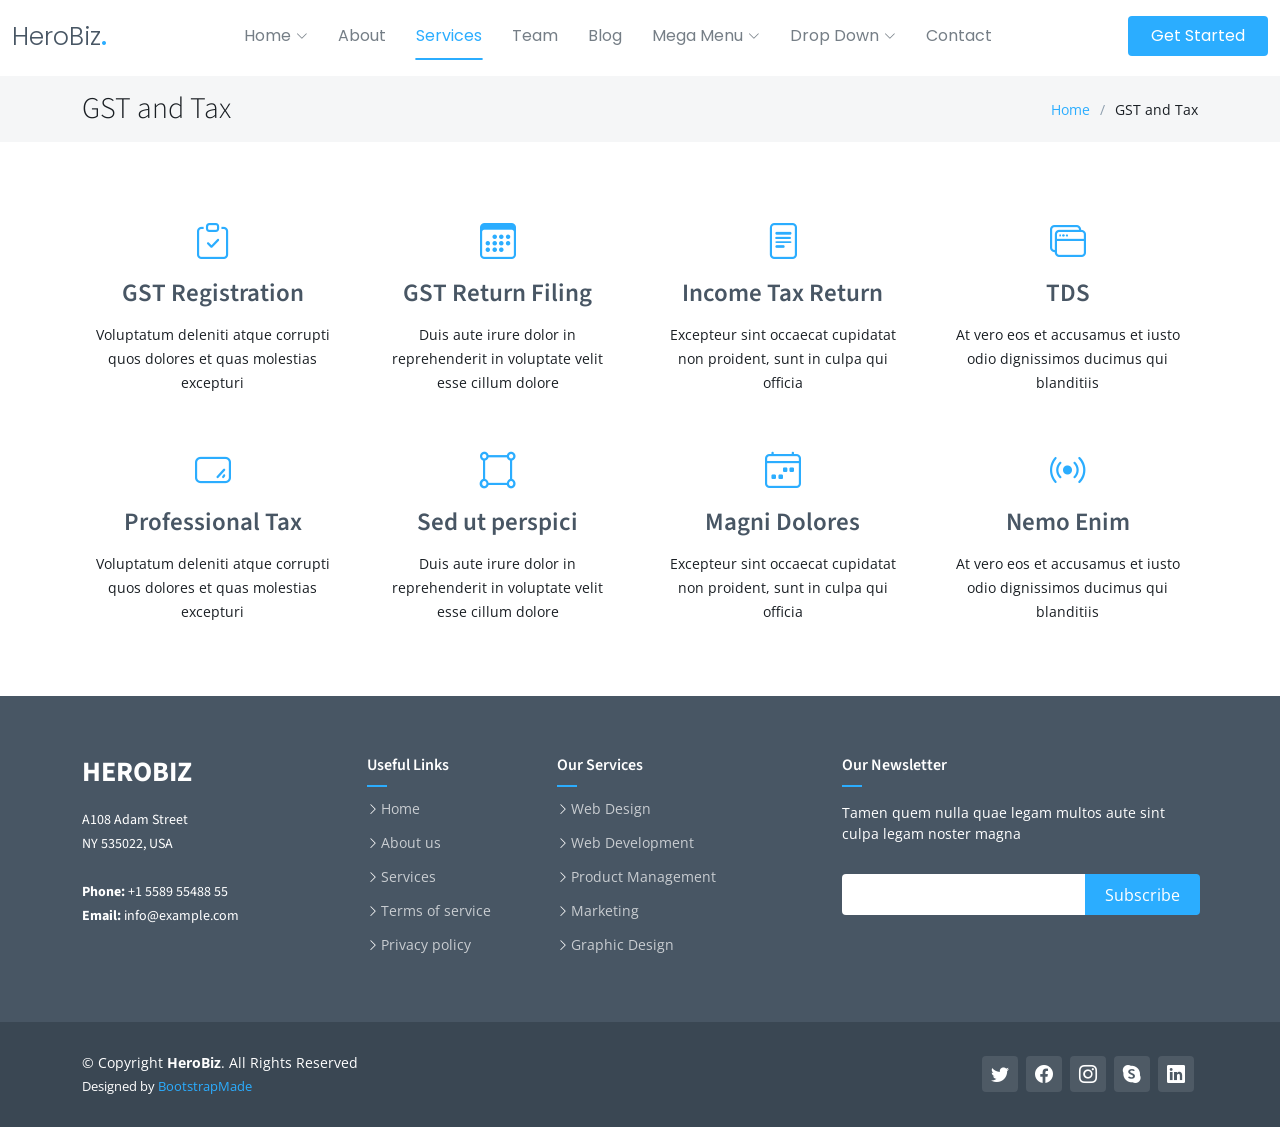
<file: gst-tax.html>
<!DOCTYPE html>
<html lang="en">

<head>
  <meta charset="utf-8">
  <meta content="width=device-width, initial-scale=1.0" name="viewport">

  <title>Blog - HeroBiz Bootstrap Template</title>
  <meta content="" name="description">
  <meta content="" name="keywords">

  <!-- Favicons -->
  <link href="assets/img/favicon.png" rel="icon">
  <link href="assets/img/apple-touch-icon.png" rel="apple-touch-icon">

  <!-- Google Fonts -->
  <link rel="preconnect" href="https://fonts.googleapis.com">
  <link rel="preconnect" href="https://fonts.gstatic.com" crossorigin>
  <link href="https://fonts.googleapis.com/css2?family=Open+Sans:ital,wght@0,300;0,400;0,500;0,600;0,700;1,300;1,400;1,500;1,600;1,700&family=Poppins:ital,wght@0,300;0,400;0,500;0,600;0,700;1,300;1,400;1,500;1,600;1,700&family=Source+Sans+Pro:ital,wght@0,300;0,400;0,600;0,700;1,300;1,400;1,600;1,700&display=swap" rel="stylesheet">

  <!-- Vendor CSS Files -->
  <link href="assets/vendor/bootstrap/css/bootstrap.min.css" rel="stylesheet">
  <link href="assets/vendor/bootstrap-icons/bootstrap-icons.css" rel="stylesheet">
  <link href="assets/vendor/aos/aos.css" rel="stylesheet">
  <link href="assets/vendor/glightbox/css/glightbox.min.css" rel="stylesheet">
  <link href="assets/vendor/swiper/swiper-bundle.min.css" rel="stylesheet">

  <!-- Variables CSS Files. Uncomment your preferred color scheme -->
  <link href="assets/css/variables.css" rel="stylesheet">
  <!-- <link href="assets/css/variables-blue.css" rel="stylesheet"> -->
  <!-- <link href="assets/css/variables-green.css" rel="stylesheet"> -->
  <!-- <link href="assets/css/variables-orange.css" rel="stylesheet"> -->
  <!-- <link href="assets/css/variables-purple.css" rel="stylesheet"> -->
  <!-- <link href="assets/css/variables-red.css" rel="stylesheet"> -->
  <!-- <link href="assets/css/variables-pink.css" rel="stylesheet"> -->

  <!-- Template Main CSS File -->
  <link href="assets/css/main.css" rel="stylesheet">

  <!-- =======================================================
  * Template Name: HeroBiz - v2.4.0
  * Template URL: https://bootstrapmade.com/herobiz-bootstrap-business-template/
  * Author: BootstrapMade.com
  * License: https://bootstrapmade.com/license/
  ======================================================== -->
</head>

<body>

  <!-- ======= Header ======= -->
  <header id="header" class="header fixed-top" data-scrollto-offset="0">
    <div class="container-fluid d-flex align-items-center justify-content-between">

      <a href="index.html" class="logo d-flex align-items-center scrollto me-auto me-lg-0">
        <!-- Uncomment the line below if you also wish to use an image logo -->
        <!-- <img src="assets/img/logo.png" alt=""> -->
        <h1>HeroBiz<span>.</span></h1>
      </a>

      <nav id="navbar" class="navbar">
        <ul>

          <li class="dropdown"><a href="#"><span>Home</span> <i class="bi bi-chevron-down dropdown-indicator"></i></a>
            <ul>
              <li><a href="index.html">Home 1 - index.html</a></li>
              <li><a href="index-2.html">Home 2 - index-2.html</a></li>
              <li><a href="index-3.html">Home 3 - index-3.html</a></li>
              <li><a href="index-4.html">Home 4 - index-4.html</a></li>
            </ul>
          </li>

          <li><a href="about.html">About</a></li>
          <li><a href="services.html" class="active">Services</a></li>
          <li><a class="nav-link scrollto" href="index.html#team">Team</a></li>
          <li><a href="blog.html">Blog</a></li>
          <li class="dropdown megamenu"><a href="#"><span>Mega Menu</span> <i class="bi bi-chevron-down dropdown-indicator"></i></a>
            <ul>
              <li>
                <a href="#">Column 1 link 1</a>
                <a href="#">Column 1 link 2</a>
                <a href="#">Column 1 link 3</a>
              </li>
              <li>
                <a href="#">Column 2 link 1</a>
                <a href="#">Column 2 link 2</a>
                <a href="#">Column 3 link 3</a>
              </li>
              <li>
                <a href="#">Column 3 link 1</a>
                <a href="#">Column 3 link 2</a>
                <a href="#">Column 3 link 3</a>
              </li>
              <li>
                <a href="#">Column 4 link 1</a>
                <a href="#">Column 4 link 2</a>
                <a href="#">Column 4 link 3</a>
              </li>
            </ul>
          </li>
          <li class="dropdown"><a href="#"><span>Drop Down</span> <i class="bi bi-chevron-down dropdown-indicator"></i></a>
            <ul>
              <li><a href="#">Drop Down 1</a></li>
              <li class="dropdown"><a href="#"><span>Deep Drop Down</span> <i class="bi bi-chevron-down dropdown-indicator"></i></a>
                <ul>
                  <li><a href="#">Deep Drop Down 1</a></li>
                  <li><a href="#">Deep Drop Down 2</a></li>
                  <li><a href="#">Deep Drop Down 3</a></li>
                  <li><a href="#">Deep Drop Down 4</a></li>
                  <li><a href="#">Deep Drop Down 5</a></li>
                </ul>
              </li>
              <li><a href="#">Drop Down 2</a></li>
              <li><a href="#">Drop Down 3</a></li>
              <li><a href="#">Drop Down 4</a></li>
            </ul>
          </li>
          <li><a class="nav-link scrollto" href="index.html#contact">Contact</a></li>
        </ul>
        <i class="bi bi-list mobile-nav-toggle d-none"></i>
      </nav><!-- .navbar -->

      <a class="btn-getstarted scrollto" href="index.html#about">Get Started</a>

    </div>
  </header><!-- End Header -->

  <main id="main">

    <!-- ======= Breadcrumbs ======= -->
    <div class="breadcrumbs">
      <div class="container">

        <div class="d-flex justify-content-between align-items-center">
          <h2>GST and Tax</h2>
          <ol>
            <li><a href="index.html">Home</a></li>
            <li>GST and Tax</li>
          </ol>
        </div>

      </div>
    </div><!-- End Breadcrumbs -->


    <!-- ======= Featured Services Section ======= -->
    <section id="featured-services" class="featured-services">
      <div class="container">

        <div class="row gy-4">

          <div class="col-xl-3 col-md-6 d-flex" data-aos="zoom-out">
            <div class="service-item position-relative">
              <div class="icon"><i class="bi bi-clipboard-check"></i></div>
              <h4><a href="food_licence.html" class="stretched-link">GST Registration</a></h4>
              <p>Voluptatum deleniti atque corrupti quos dolores et quas molestias excepturi</p>
            </div>
          </div><!-- End Service Item -->

          <div class="col-xl-3 col-md-6 d-flex" data-aos="zoom-out" data-aos-delay="200">
            <div class="service-item position-relative">
              <div class="icon"><i class="bi bi-calendar3 icon"></i></div>
              <h4><a href="" class="stretched-link">GST Return Filing</a></h4>
              <p>Duis aute irure dolor in reprehenderit in voluptate velit esse cillum dolore</p>
            </div>
          </div><!-- End Service Item -->

          <div class="col-xl-3 col-md-6 d-flex" data-aos="zoom-out" data-aos-delay="400">
            <div class="service-item position-relative">
              <div class="icon"><i class="bi bi-file-text icon"></i></div>
              <h4><a href="" class="stretched-link">Income Tax Return</a></h4>
              <p>Excepteur sint occaecat cupidatat non proident, sunt in culpa qui officia</p>
            </div>
          </div><!-- End Service Item -->

          <div class="col-xl-3 col-md-6 d-flex" data-aos="zoom-out" data-aos-delay="600">
            <div class="service-item position-relative">
              <div class="icon"><i class="bi bi-window-stack icon"></i></div>
              <h4><a href="" class="stretched-link">TDS</a></h4>
              <p>At vero eos et accusamus et iusto odio dignissimos ducimus qui blanditiis</p>
            </div>
          </div><!-- End Service Item -->

          <div class="col-xl-3 col-md-6 d-flex" data-aos="zoom-out">
            <div class="service-item position-relative">
              <div class="icon"><i class="bi bi-textarea-resize icon"></i></div>
              <h4><a href="" class="stretched-link">Professional Tax</a></h4>
              <p>Voluptatum deleniti atque corrupti quos dolores et quas molestias excepturi</p>
            </div>
          </div><!-- End Service Item -->

          <div class="col-xl-3 col-md-6 d-flex" data-aos="zoom-out" data-aos-delay="200">
            <div class="service-item position-relative">
              <div class="icon"><i class="bi bi-bounding-box-circles icon"></i></div>
              <h4><a href="" class="stretched-link">Sed ut perspici</a></h4>
              <p>Duis aute irure dolor in reprehenderit in voluptate velit esse cillum dolore</p>
            </div>
          </div><!-- End Service Item -->

          <div class="col-xl-3 col-md-6 d-flex" data-aos="zoom-out" data-aos-delay="400">
            <div class="service-item position-relative">
              <div class="icon"><i class="bi bi-calendar4-week icon"></i></div>
              <h4><a href="" class="stretched-link">Magni Dolores</a></h4>
              <p>Excepteur sint occaecat cupidatat non proident, sunt in culpa qui officia</p>
            </div>
          </div><!-- End Service Item -->

          <div class="col-xl-3 col-md-6 d-flex" data-aos="zoom-out" data-aos-delay="600">
            <div class="service-item position-relative">
              <div class="icon"><i class="bi bi-broadcast icon"></i></div>
              <h4><a href="" class="stretched-link">Nemo Enim</a></h4>
              <p>At vero eos et accusamus et iusto odio dignissimos ducimus qui blanditiis</p>
            </div>
          </div><!-- End Service Item -->

        </div>

      </div>
    </section><!-- End Featured Services Section -->

  </main><!-- End #main -->

  <!-- ======= Footer ======= -->
  <footer id="footer" class="footer">

    <div class="footer-content">
      <div class="container">
        <div class="row">

          <div class="col-lg-3 col-md-6">
            <div class="footer-info">
              <h3>HeroBiz</h3>
              <p>
                A108 Adam Street <br>
                NY 535022, USA<br><br>
                <strong>Phone:</strong> +1 5589 55488 55<br>
                <strong>Email:</strong> info@example.com<br>
              </p>
            </div>
          </div>

          <div class="col-lg-2 col-md-6 footer-links">
            <h4>Useful Links</h4>
            <ul>
              <li><i class="bi bi-chevron-right"></i> <a href="#">Home</a></li>
              <li><i class="bi bi-chevron-right"></i> <a href="#">About us</a></li>
              <li><i class="bi bi-chevron-right"></i> <a href="#">Services</a></li>
              <li><i class="bi bi-chevron-right"></i> <a href="#">Terms of service</a></li>
              <li><i class="bi bi-chevron-right"></i> <a href="#">Privacy policy</a></li>
            </ul>
          </div>

          <div class="col-lg-3 col-md-6 footer-links">
            <h4>Our Services</h4>
            <ul>
              <li><i class="bi bi-chevron-right"></i> <a href="#">Web Design</a></li>
              <li><i class="bi bi-chevron-right"></i> <a href="#">Web Development</a></li>
              <li><i class="bi bi-chevron-right"></i> <a href="#">Product Management</a></li>
              <li><i class="bi bi-chevron-right"></i> <a href="#">Marketing</a></li>
              <li><i class="bi bi-chevron-right"></i> <a href="#">Graphic Design</a></li>
            </ul>
          </div>

          <div class="col-lg-4 col-md-6 footer-newsletter">
            <h4>Our Newsletter</h4>
            <p>Tamen quem nulla quae legam multos aute sint culpa legam noster magna</p>
            <form action="" method="post">
              <input type="email" name="email"><input type="submit" value="Subscribe">
            </form>

          </div>

        </div>
      </div>
    </div>

    <div class="footer-legal text-center">
      <div class="container d-flex flex-column flex-lg-row justify-content-center justify-content-lg-between align-items-center">

        <div class="d-flex flex-column align-items-center align-items-lg-start">
          <div class="copyright">
            &copy; Copyright <strong><span>HeroBiz</span></strong>. All Rights Reserved
          </div>
          <div class="credits">
            <!-- All the links in the footer should remain intact. -->
            <!-- You can delete the links only if you purchased the pro version. -->
            <!-- Licensing information: https://bootstrapmade.com/license/ -->
            <!-- Purchase the pro version with working PHP/AJAX contact form: https://bootstrapmade.com/herobiz-bootstrap-business-template/ -->
            Designed by <a href="https://bootstrapmade.com/">BootstrapMade</a>
          </div>
        </div>

        <div class="social-links order-first order-lg-last mb-3 mb-lg-0">
          <a href="#" class="twitter"><i class="bi bi-twitter"></i></a>
          <a href="#" class="facebook"><i class="bi bi-facebook"></i></a>
          <a href="#" class="instagram"><i class="bi bi-instagram"></i></a>
          <a href="#" class="google-plus"><i class="bi bi-skype"></i></a>
          <a href="#" class="linkedin"><i class="bi bi-linkedin"></i></a>
        </div>

      </div>
    </div>

  </footer><!-- End Footer -->

  <a href="#" class="scroll-top d-flex align-items-center justify-content-center"><i class="bi bi-arrow-up-short"></i></a>

  <div id="preloader"></div>

  <!-- Vendor JS Files -->
  <script src="assets/vendor/bootstrap/js/bootstrap.bundle.min.js"></script>
  <script src="assets/vendor/aos/aos.js"></script>
  <script src="assets/vendor/glightbox/js/glightbox.min.js"></script>
  <script src="assets/vendor/isotope-layout/isotope.pkgd.min.js"></script>
  <script src="assets/vendor/swiper/swiper-bundle.min.js"></script>
  <script src="assets/vendor/php-email-form/validate.js"></script>

  <!-- Template Main JS File -->
  <script src="assets/js/main.js"></script>

</body>

</html>
</file>
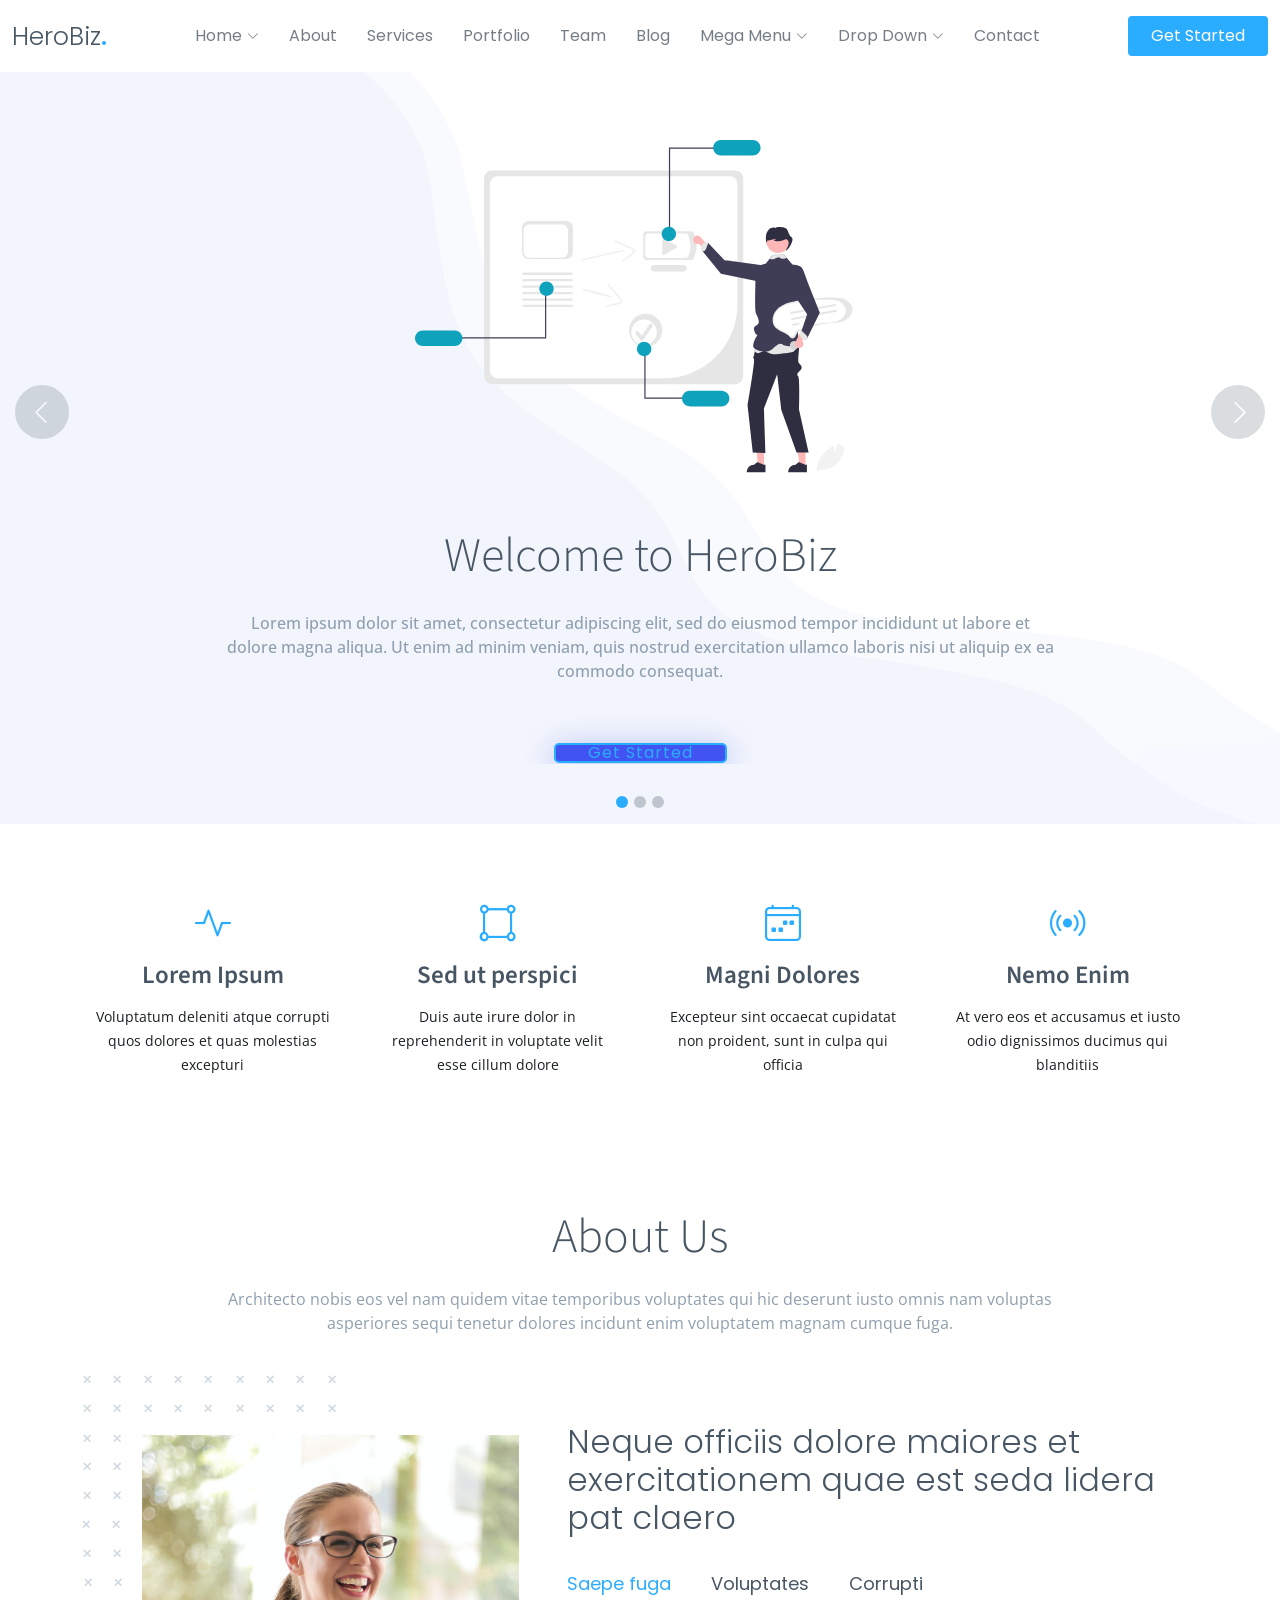
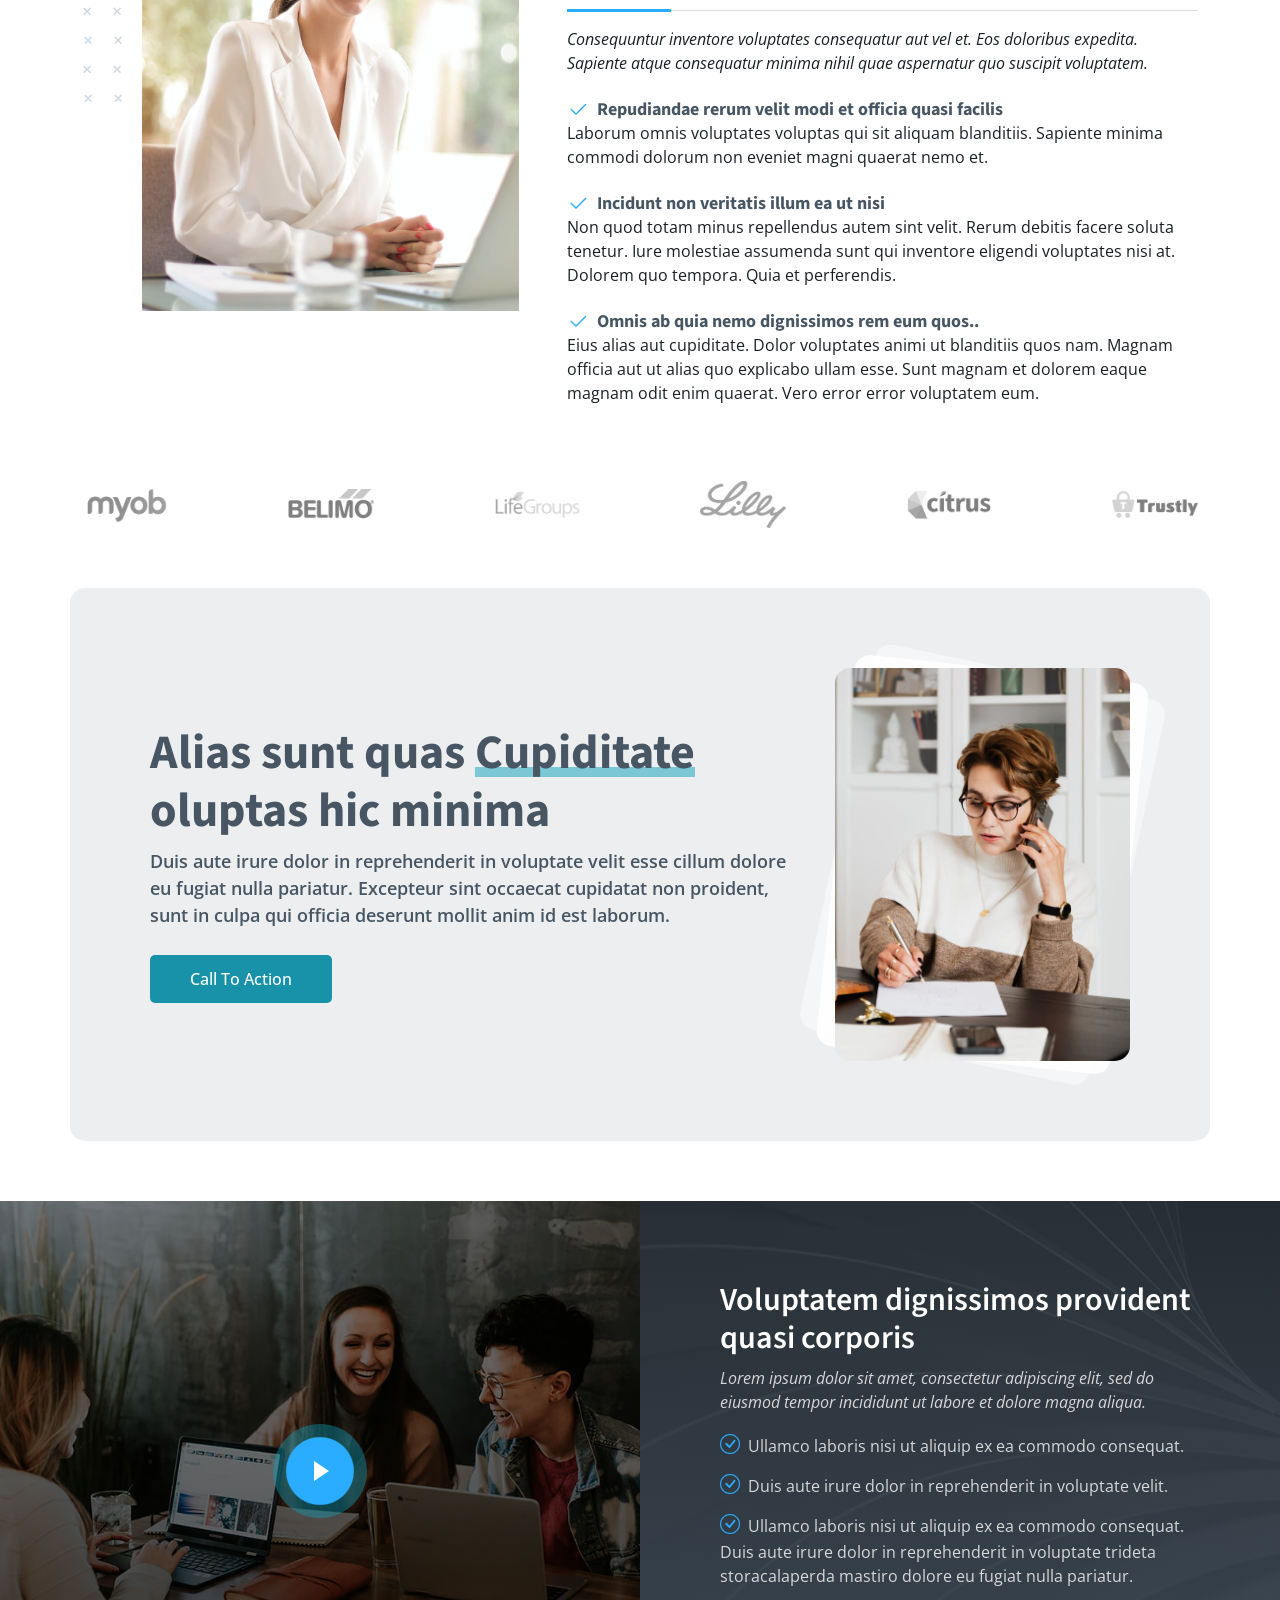
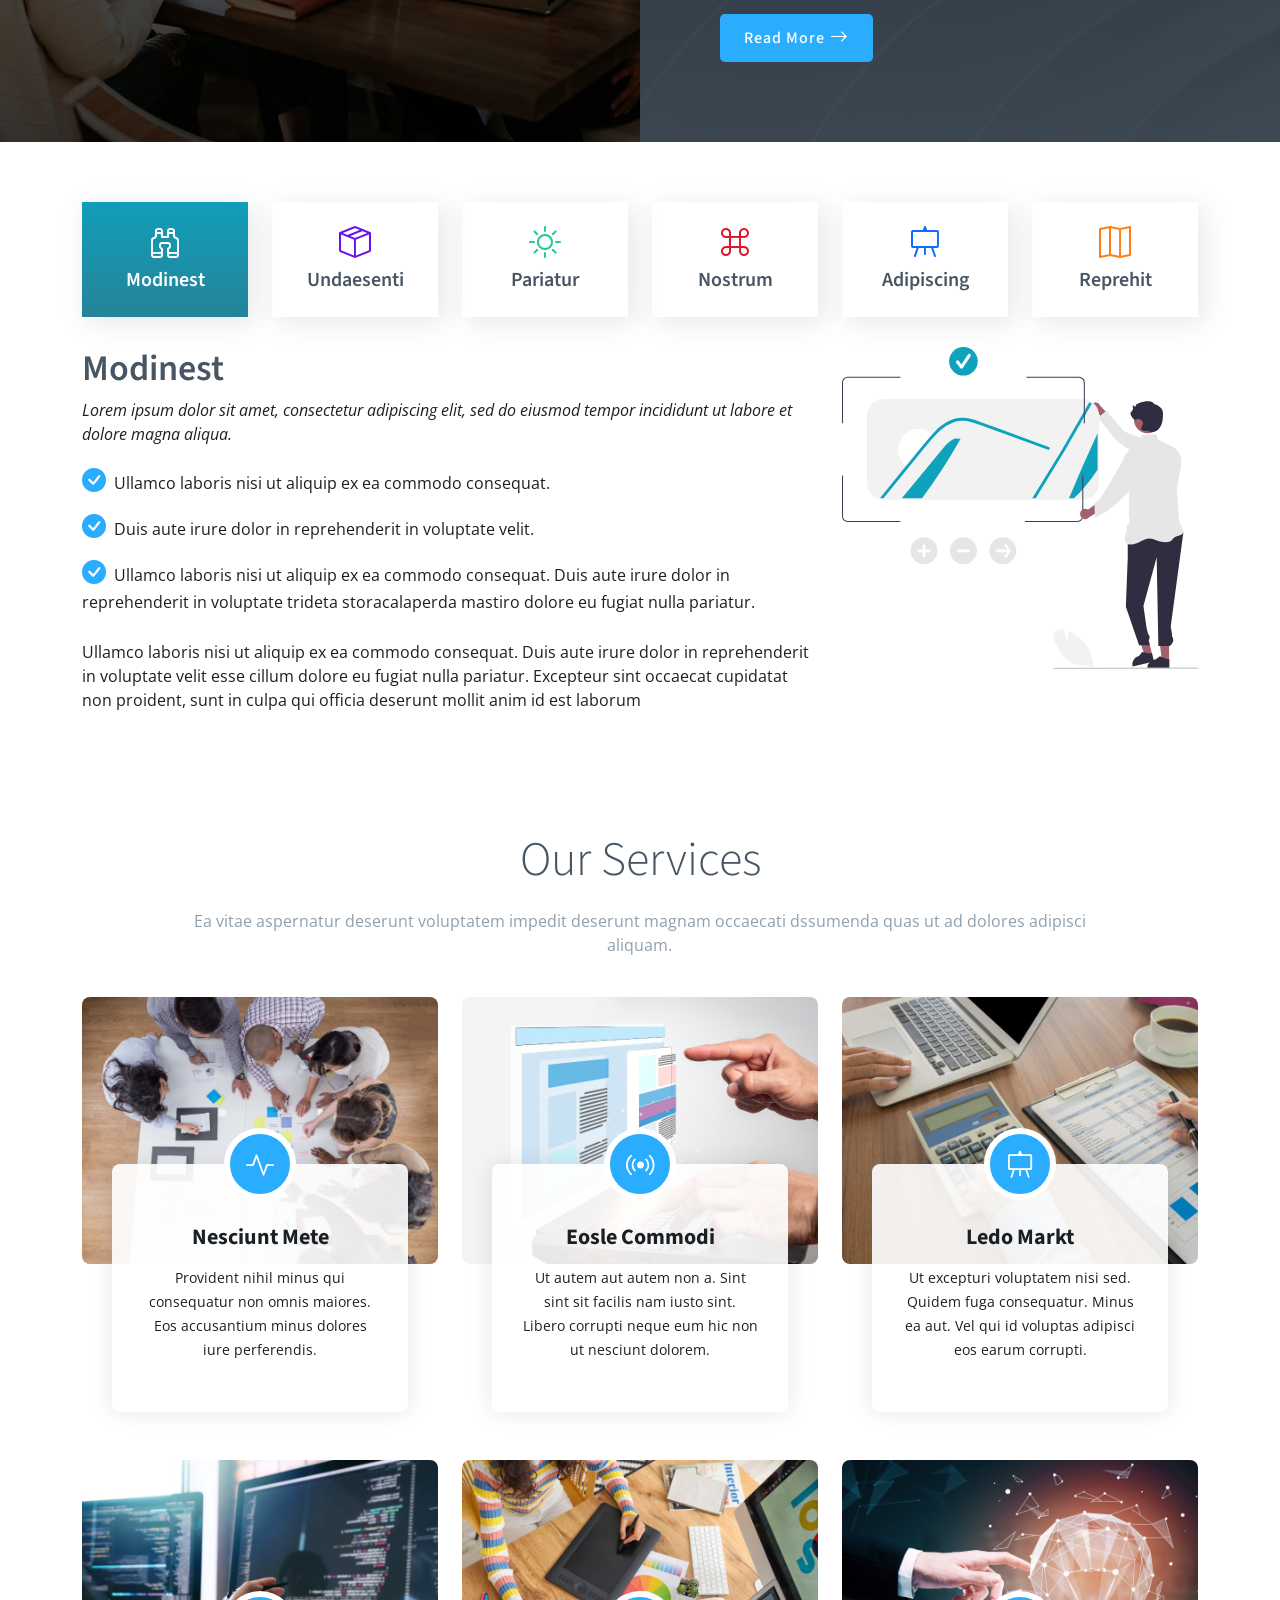
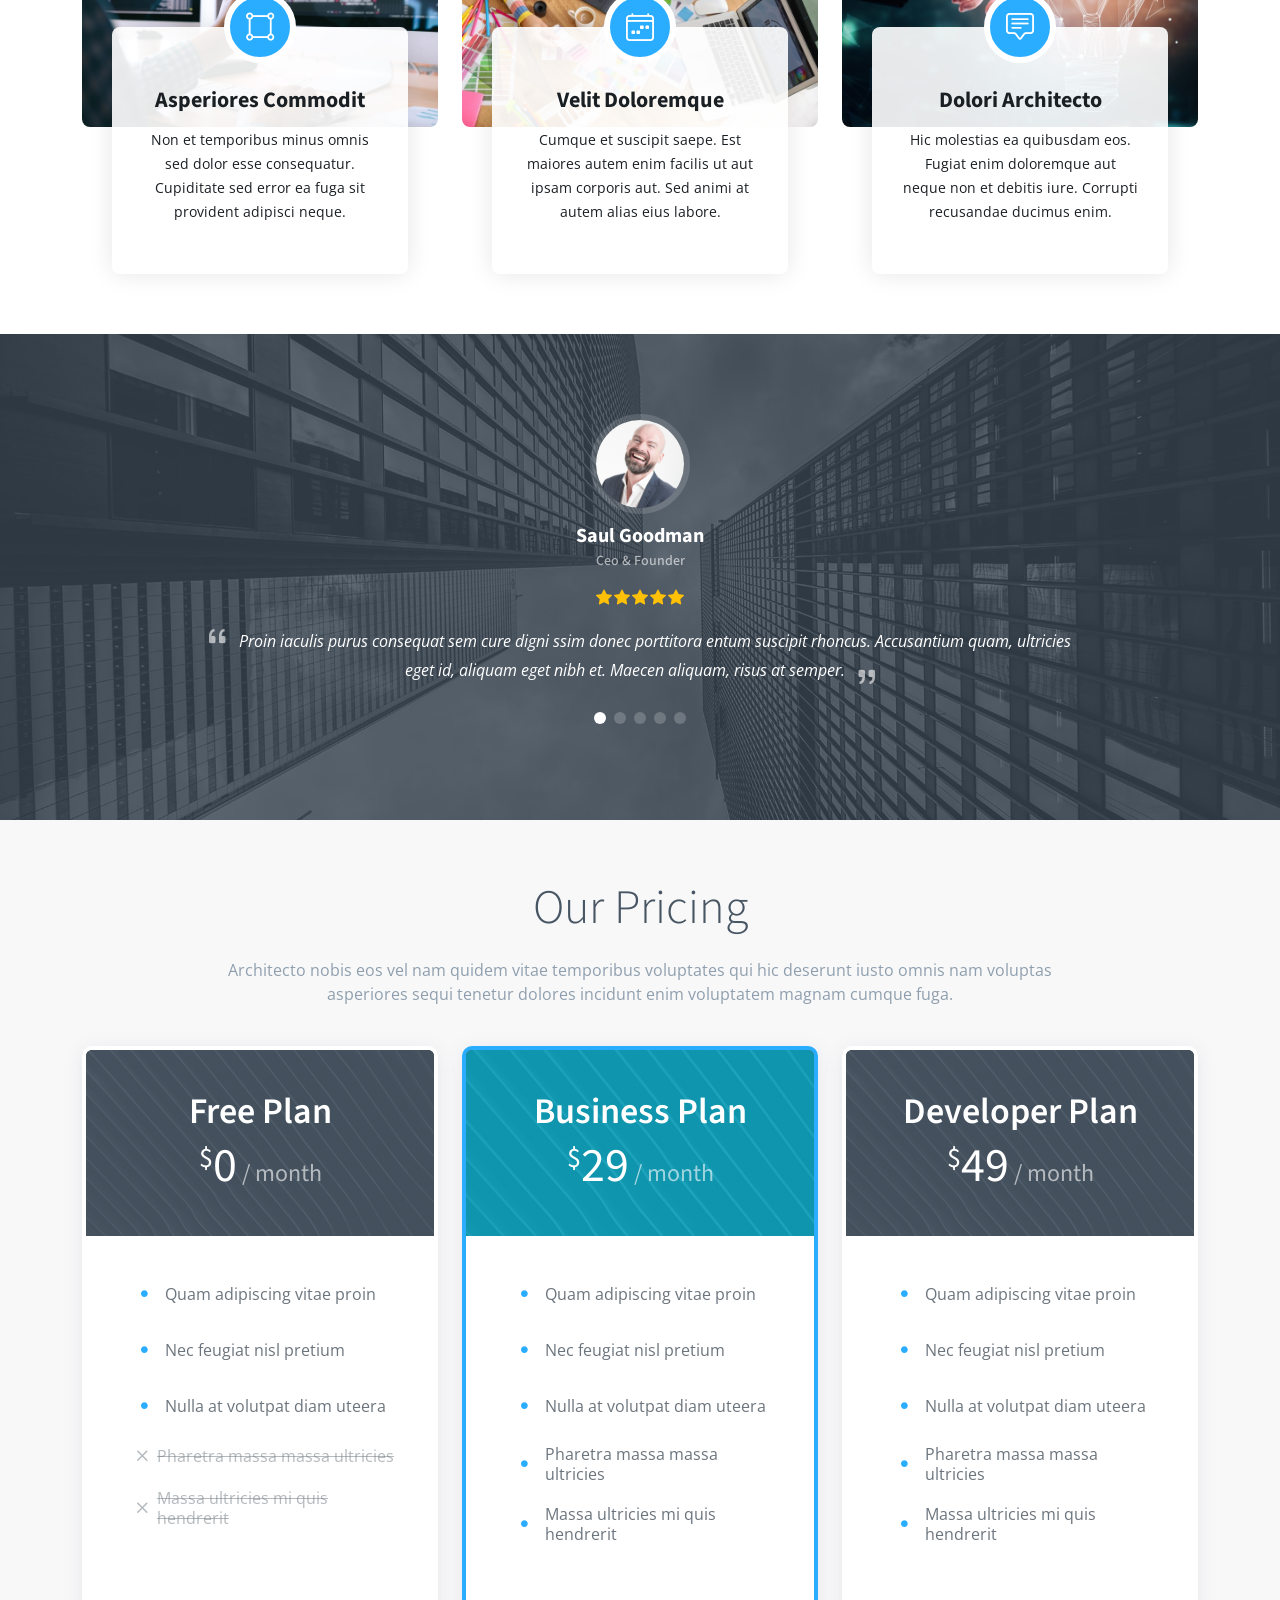
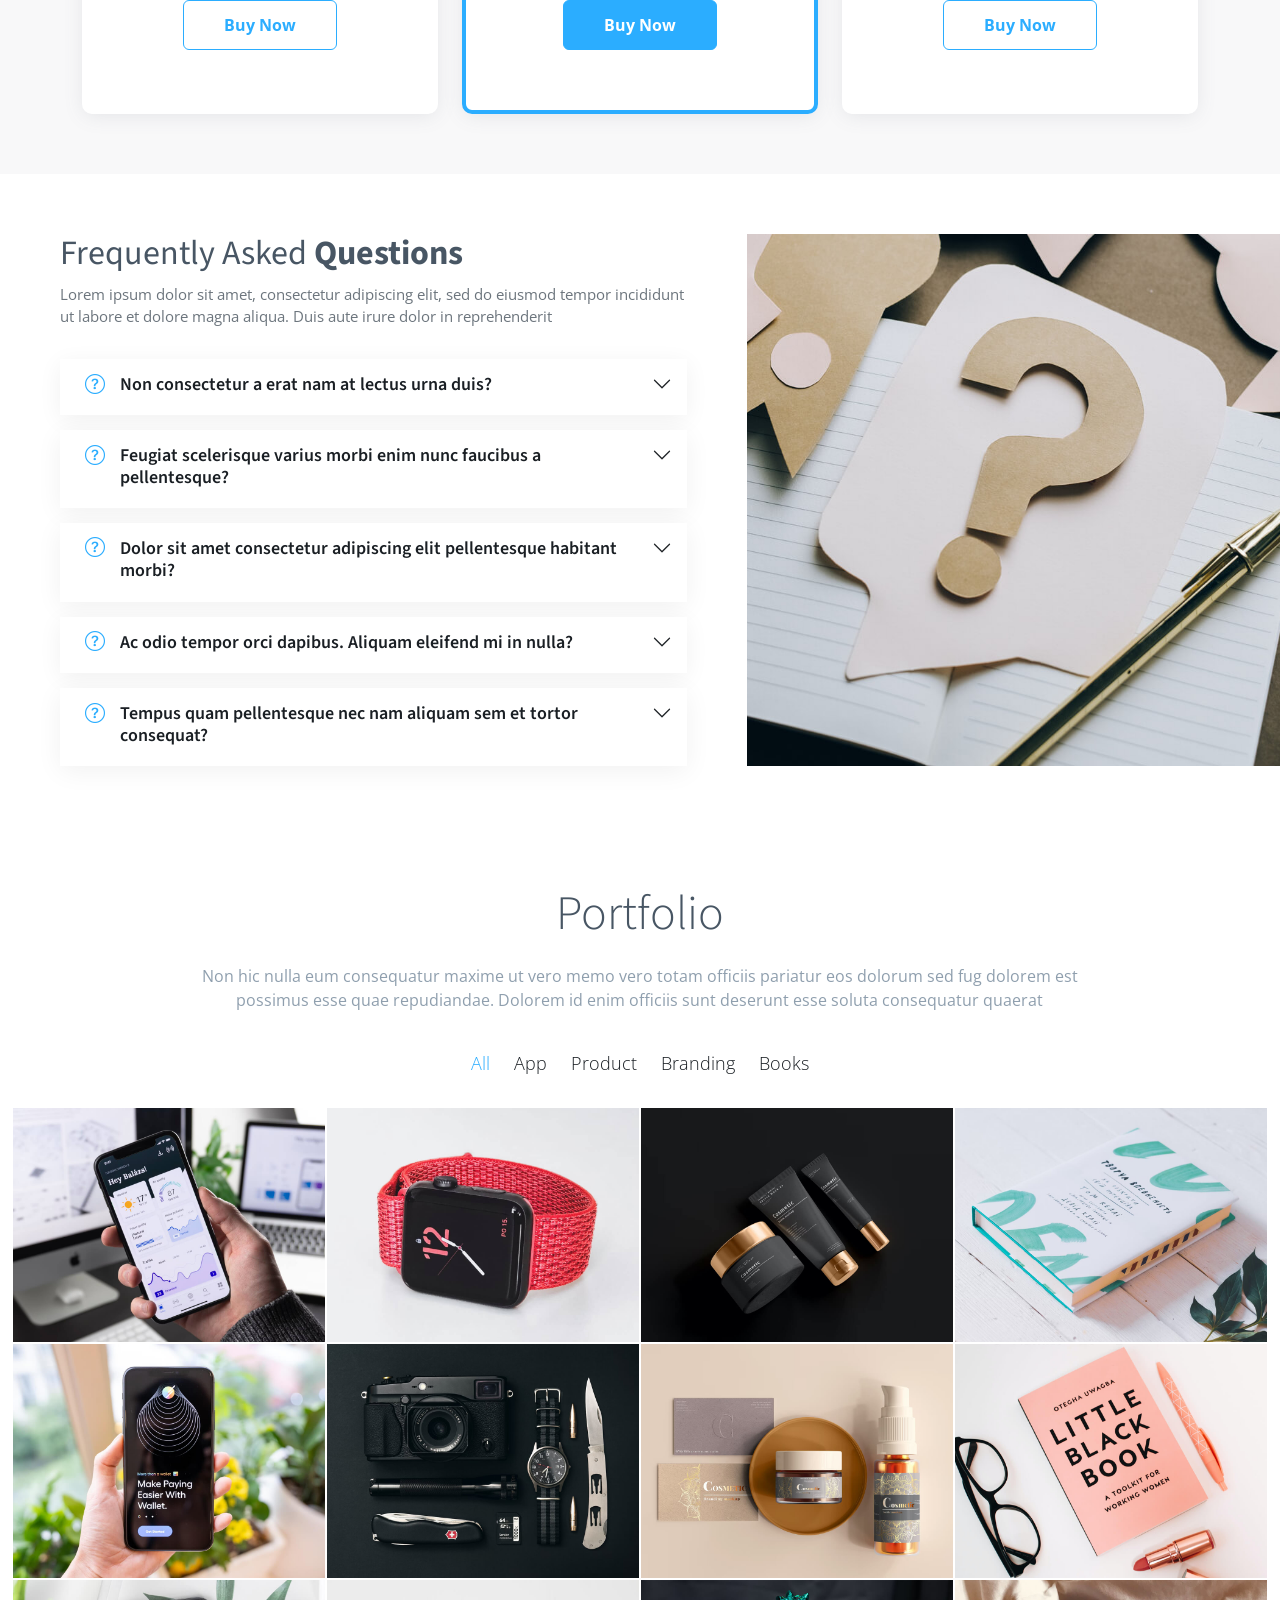
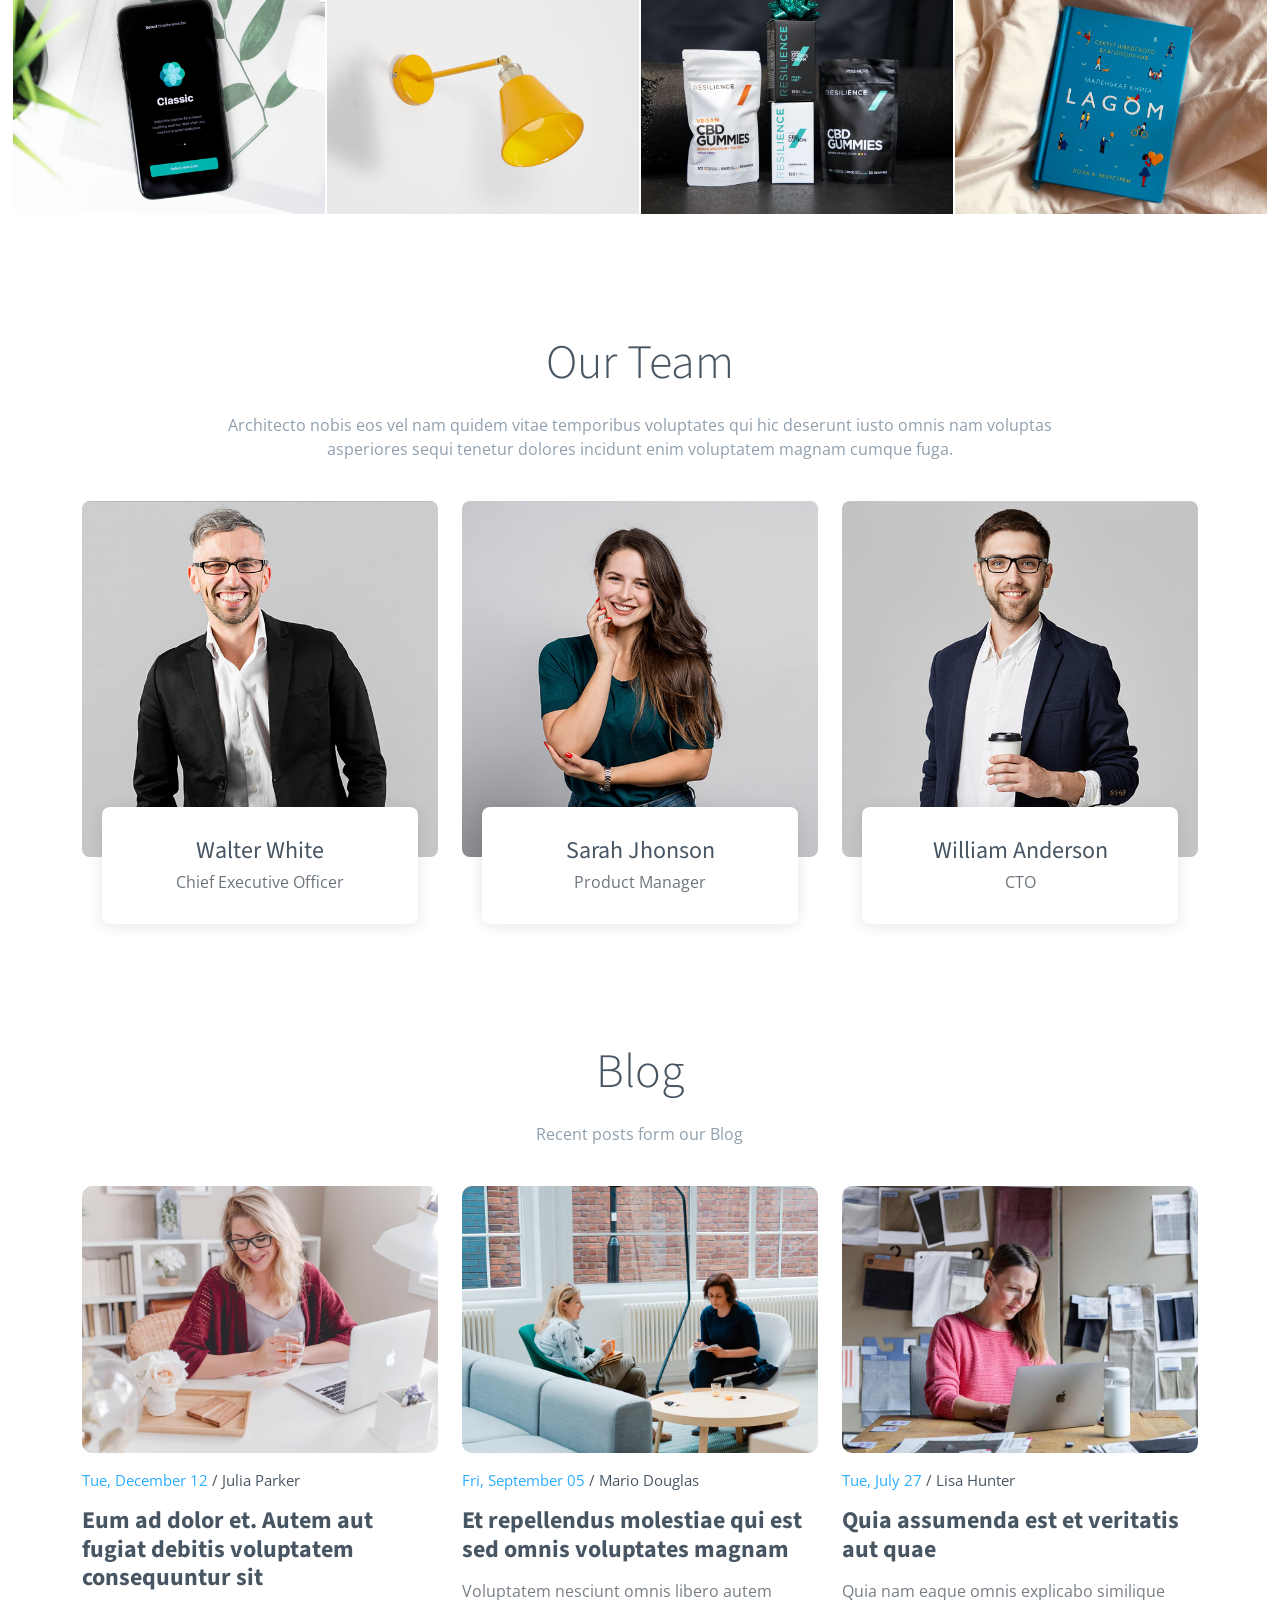
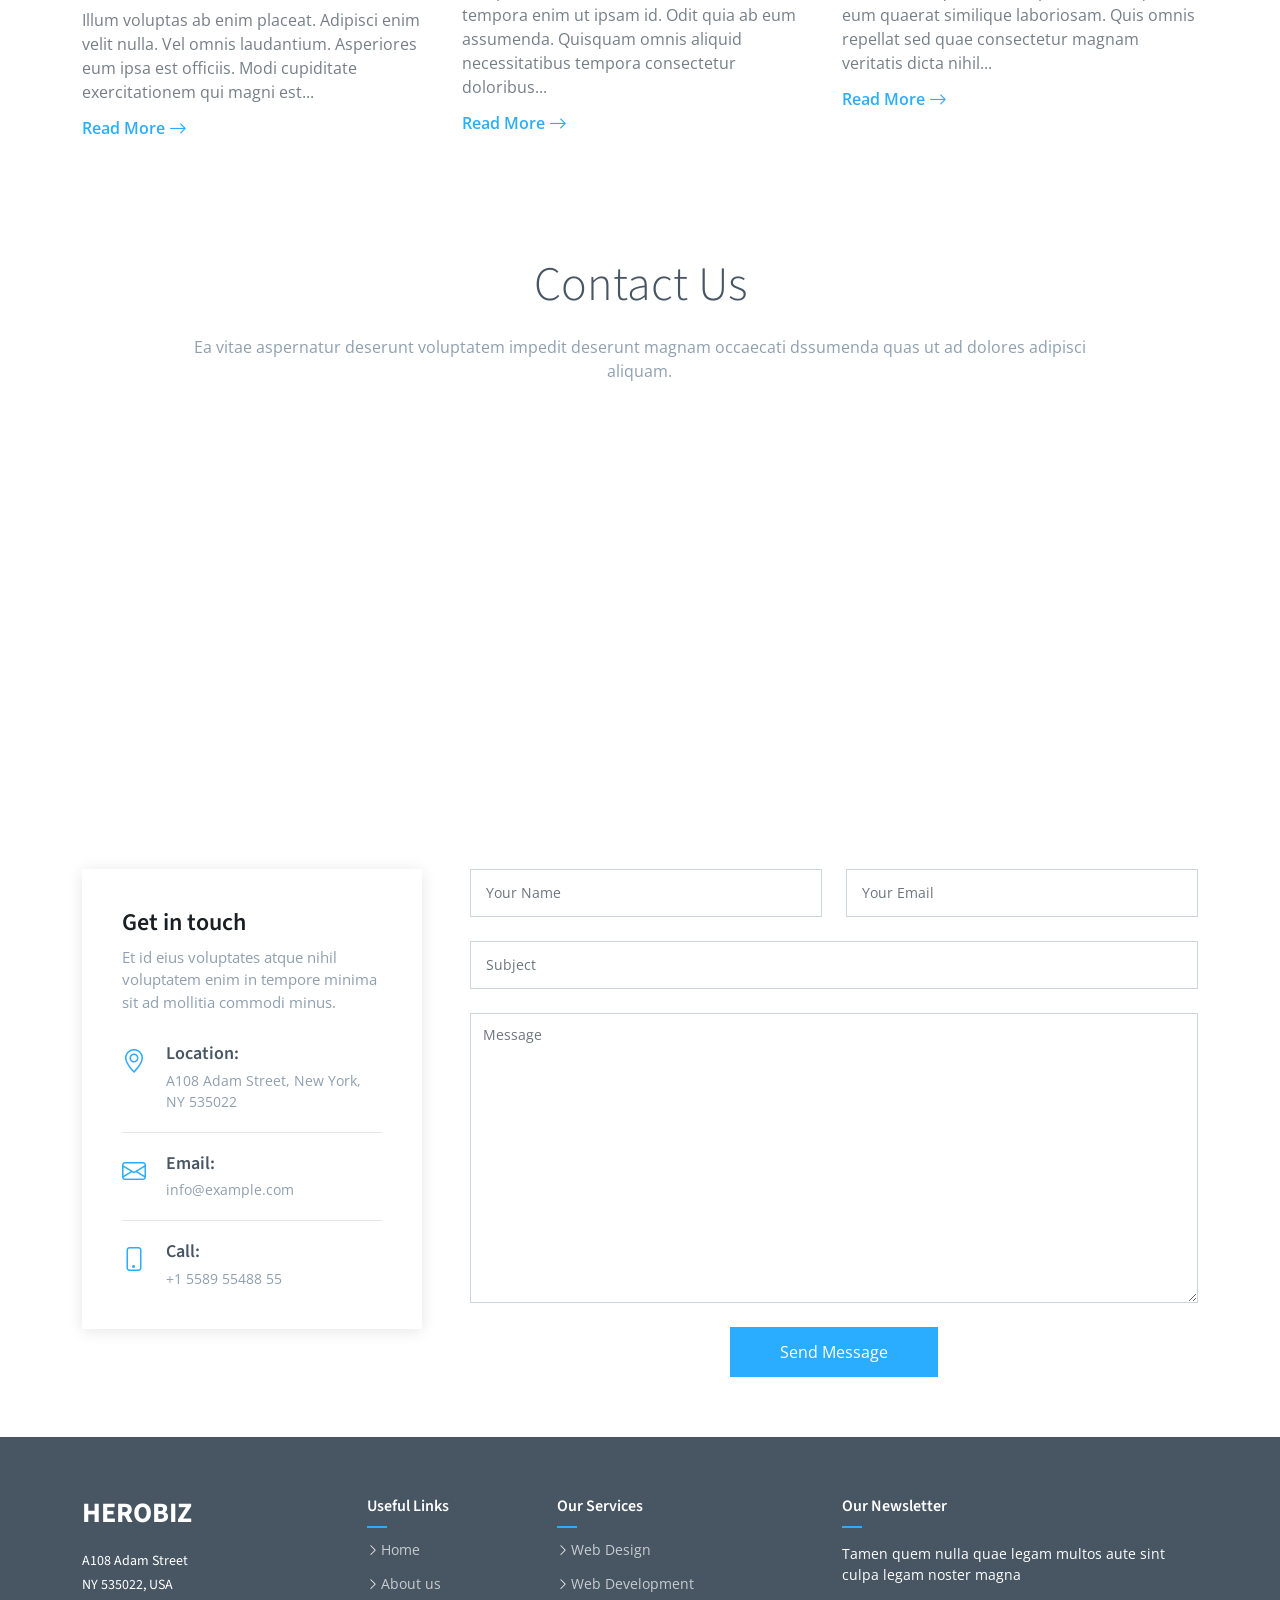
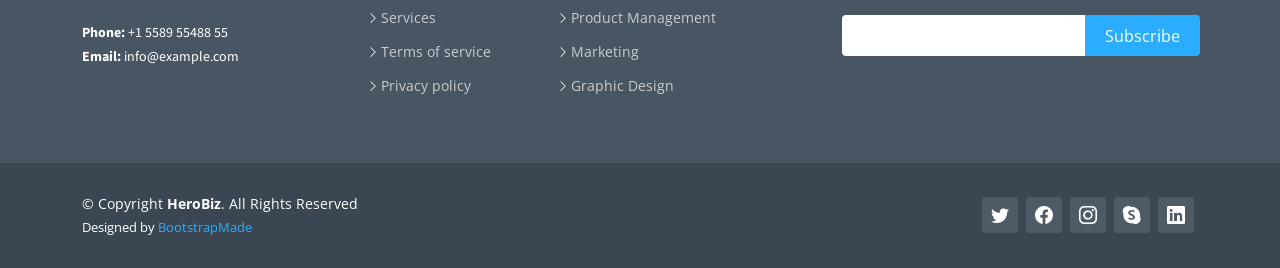
<file: index-2.html>
<!DOCTYPE html>
<html lang="en">

<head>
  <meta charset="utf-8">
  <meta content="width=device-width, initial-scale=1.0" name="viewport">

  <title>HeroBiz Bootstrap Template - Home 2</title>
  <meta content="" name="description">
  <meta content="" name="keywords">

  <!-- Favicons -->
  <link href="assets/img/favicon.png" rel="icon">
  <link href="assets/img/apple-touch-icon.png" rel="apple-touch-icon">

  <!-- Google Fonts -->
  <link rel="preconnect" href="https://fonts.googleapis.com">
  <link rel="preconnect" href="https://fonts.gstatic.com" crossorigin>
  <link href="https://fonts.googleapis.com/css2?family=Open+Sans:ital,wght@0,300;0,400;0,500;0,600;0,700;1,300;1,400;1,500;1,600;1,700&family=Poppins:ital,wght@0,300;0,400;0,500;0,600;0,700;1,300;1,400;1,500;1,600;1,700&family=Source+Sans+Pro:ital,wght@0,300;0,400;0,600;0,700;1,300;1,400;1,600;1,700&display=swap" rel="stylesheet">

  <!-- Vendor CSS Files -->
  <link href="assets/vendor/bootstrap/css/bootstrap.min.css" rel="stylesheet">
  <link href="assets/vendor/bootstrap-icons/bootstrap-icons.css" rel="stylesheet">
  <link href="assets/vendor/aos/aos.css" rel="stylesheet">
  <link href="assets/vendor/glightbox/css/glightbox.min.css" rel="stylesheet">
  <link href="assets/vendor/swiper/swiper-bundle.min.css" rel="stylesheet">

  <!-- Variables CSS Files. Uncomment your preferred color scheme -->
  <link href="assets/css/variables.css" rel="stylesheet">
  <!-- <link href="assets/css/variables-blue.css" rel="stylesheet"> -->
  <!-- <link href="assets/css/variables-green.css" rel="stylesheet"> -->
  <!-- <link href="assets/css/variables-orange.css" rel="stylesheet"> -->
  <!-- <link href="assets/css/variables-purple.css" rel="stylesheet"> -->
  <!-- <link href="assets/css/variables-red.css" rel="stylesheet"> -->
  <!-- <link href="assets/css/variables-pink.css" rel="stylesheet"> -->

  <!-- Template Main CSS File -->
  <link href="assets/css/main.css" rel="stylesheet">

  <!-- =======================================================
  * Template Name: HeroBiz - v2.4.0
  * Template URL: https://bootstrapmade.com/herobiz-bootstrap-business-template/
  * Author: BootstrapMade.com
  * License: https://bootstrapmade.com/license/
  ======================================================== -->
</head>

<body>

  <!-- ======= Header ======= -->
  <header id="header" class="header fixed-top" data-scrollto-offset="0">
    <div class="container-fluid d-flex align-items-center justify-content-between">

      <a href="index.html" class="logo d-flex align-items-center scrollto me-auto me-lg-0">
        <!-- Uncomment the line below if you also wish to use an image logo -->
        <!-- <img src="assets/img/logo.png" alt=""> -->
        <h1>HeroBiz<span>.</span></h1>
      </a>

      <nav id="navbar" class="navbar">
        <ul>

          <li class="dropdown"><a href="#"><span>Home</span> <i class="bi bi-chevron-down dropdown-indicator"></i></a>
            <ul>
              <li><a href="index.html">Home 1 - index.html</a></li>
              <li><a href="index-2.html" class="active">Home 2 - index-2.html</a></li>
              <li><a href="index-3.html">Home 3 - index-3.html</a></li>
              <li><a href="index-4.html">Home 4 - index-4.html</a></li>
            </ul>
          </li>

          <li><a class="nav-link scrollto" href="index.html#about">About</a></li>
          <li><a class="nav-link scrollto" href="index.html#services">Services</a></li>
          <li><a class="nav-link scrollto" href="index.html#portfolio">Portfolio</a></li>
          <li><a class="nav-link scrollto" href="index.html#team">Team</a></li>
          <li><a href="blog.html">Blog</a></li>
          <li class="dropdown megamenu"><a href="#"><span>Mega Menu</span> <i class="bi bi-chevron-down dropdown-indicator"></i></a>
            <ul>
              <li>
                <a href="#">Column 1 link 1</a>
                <a href="#">Column 1 link 2</a>
                <a href="#">Column 1 link 3</a>
              </li>
              <li>
                <a href="#">Column 2 link 1</a>
                <a href="#">Column 2 link 2</a>
                <a href="#">Column 3 link 3</a>
              </li>
              <li>
                <a href="#">Column 3 link 1</a>
                <a href="#">Column 3 link 2</a>
                <a href="#">Column 3 link 3</a>
              </li>
              <li>
                <a href="#">Column 4 link 1</a>
                <a href="#">Column 4 link 2</a>
                <a href="#">Column 4 link 3</a>
              </li>
            </ul>
          </li>
          <li class="dropdown"><a href="#"><span>Drop Down</span> <i class="bi bi-chevron-down dropdown-indicator"></i></a>
            <ul>
              <li><a href="#">Drop Down 1</a></li>
              <li class="dropdown"><a href="#"><span>Deep Drop Down</span> <i class="bi bi-chevron-down dropdown-indicator"></i></a>
                <ul>
                  <li><a href="#">Deep Drop Down 1</a></li>
                  <li><a href="#">Deep Drop Down 2</a></li>
                  <li><a href="#">Deep Drop Down 3</a></li>
                  <li><a href="#">Deep Drop Down 4</a></li>
                  <li><a href="#">Deep Drop Down 5</a></li>
                </ul>
              </li>
              <li><a href="#">Drop Down 2</a></li>
              <li><a href="#">Drop Down 3</a></li>
              <li><a href="#">Drop Down 4</a></li>
            </ul>
          </li>
          <li><a class="nav-link scrollto" href="index.html#contact">Contact</a></li>
        </ul>
        <i class="bi bi-list mobile-nav-toggle d-none"></i>
      </nav><!-- .navbar -->

      <a class="btn-getstarted scrollto" href="index.html#about">Get Started</a>

    </div>
  </header><!-- End Header -->

  <!-- ======= Hero Section ======= -->
  <section id="hero" class="hero carousel  carousel-fade" data-bs-ride="carousel" data-bs-interval="5000">

    <div class="carousel-inner">
      <div class="carousel-item active">
        <div class="container">
          <div class="row justify-content-center gy-6">

            <div class="col-lg-5 col-md-8">
              <img src="assets/img/hero-carousel/hero-carousel-1.svg" alt="" class="img-fluid img">
            </div>

            <div class="col-lg-9 text-center">
              <h2>Welcome to HeroBiz</h2>
              <p>Lorem ipsum dolor sit amet, consectetur adipiscing elit, sed do eiusmod tempor incididunt ut labore et dolore magna aliqua. Ut enim ad minim veniam, quis nostrud exercitation ullamco laboris nisi ut aliquip ex ea commodo consequat.</p>
              <a href="#featured-services" class="btn-get-started scrollto ">Get Started</a>
            </div>

          </div>
        </div>
      </div><!-- End Carousel Item -->

      <div class="carousel-item">
        <div class="container">
          <div class="row justify-content-center gy-6">

            <div class="col-lg-5 col-md-8">
              <img src="assets/img/hero-carousel/hero-carousel-2.svg" alt="" class="img-fluid img">
            </div>

            <div class="col-lg-9 text-center">
              <h2>At vero eos et accusamus</h2>
              <p>Nam libero tempore, cum soluta nobis est eligendi optio cumque nihil impedit quo minus id quod maxime placeat facere possimus, omnis voluptas assumenda est, omnis dolor repellendus. Temporibus autem quibusdam et aut officiis debitis aut.</p>
              <a href="#featured-services" class="btn-get-started scrollto ">Get Started</a>
            </div>

          </div>
        </div>
      </div><!-- End Carousel Item -->

      <div class="carousel-item">
        <div class="container">
          <div class="row justify-content-center gy-6">

            <div class="col-lg-5 col-md-8">
              <img src="assets/img/hero-carousel/hero-carousel-3.svg" alt="" class="img-fluid img">
            </div>

            <div class="col-lg-9 text-center">
              <h2>Temporibus autem quibusdam</h2>
              <p>Beatae vitae dicta sunt explicabo. Nemo enim ipsam voluptatem quia voluptas sit aspernatur aut odit aut fugit, sed quia consequuntur magni dolores eos qui ratione voluptatem sequi nesciunt omnis iste natus error sit voluptatem accusantium.</p>
              <a href="#featured-services" class="btn-get-started scrollto ">Get Started</a>
            </div>

          </div>
        </div>
      </div><!-- End Carousel Item -->
    </div>

    <a class="carousel-control-prev" href="#hero" role="button" data-bs-slide="prev">
      <span class="carousel-control-prev-icon bi bi-chevron-left" aria-hidden="true"></span>
    </a>

    <a class="carousel-control-next" href="#hero" role="button" data-bs-slide="next">
      <span class="carousel-control-next-icon bi bi-chevron-right" aria-hidden="true"></span>
    </a>

    <ol class="carousel-indicators"></ol>

  </section><!-- End Hero Section -->

  <main id="main">

    <!-- ======= Featured Services Section ======= -->
    <section id="featured-services" class="featured-services">
      <div class="container">

        <div class="row gy-4">

          <div class="col-xl-3 col-md-6 d-flex" data-aos="zoom-out">
            <div class="service-item position-relative">
              <div class="icon"><i class="bi bi-activity icon"></i></div>
              <h4><a href="" class="stretched-link">Lorem Ipsum</a></h4>
              <p>Voluptatum deleniti atque corrupti quos dolores et quas molestias excepturi</p>
            </div>
          </div><!-- End Service Item -->

          <div class="col-xl-3 col-md-6 d-flex" data-aos="zoom-out" data-aos-delay="200">
            <div class="service-item position-relative">
              <div class="icon"><i class="bi bi-bounding-box-circles icon"></i></div>
              <h4><a href="" class="stretched-link">Sed ut perspici</a></h4>
              <p>Duis aute irure dolor in reprehenderit in voluptate velit esse cillum dolore</p>
            </div>
          </div><!-- End Service Item -->

          <div class="col-xl-3 col-md-6 d-flex" data-aos="zoom-out" data-aos-delay="400">
            <div class="service-item position-relative">
              <div class="icon"><i class="bi bi-calendar4-week icon"></i></div>
              <h4><a href="" class="stretched-link">Magni Dolores</a></h4>
              <p>Excepteur sint occaecat cupidatat non proident, sunt in culpa qui officia</p>
            </div>
          </div><!-- End Service Item -->

          <div class="col-xl-3 col-md-6 d-flex" data-aos="zoom-out" data-aos-delay="600">
            <div class="service-item position-relative">
              <div class="icon"><i class="bi bi-broadcast icon"></i></div>
              <h4><a href="" class="stretched-link">Nemo Enim</a></h4>
              <p>At vero eos et accusamus et iusto odio dignissimos ducimus qui blanditiis</p>
            </div>
          </div><!-- End Service Item -->

        </div>

      </div>
    </section><!-- End Featured Services Section -->

    <!-- ======= About Section ======= -->
    <section id="about" class="about">
      <div class="container" data-aos="fade-up">

        <div class="section-header">
          <h2>About Us</h2>
          <p>Architecto nobis eos vel nam quidem vitae temporibus voluptates qui hic deserunt iusto omnis nam voluptas asperiores sequi tenetur dolores incidunt enim voluptatem magnam cumque fuga.</p>
        </div>

        <div class="row g-4 g-lg-5" data-aos="fade-up" data-aos-delay="200">

          <div class="col-lg-5">
            <div class="about-img">
              <img src="assets/img/about.jpg" class="img-fluid" alt="">
            </div>
          </div>

          <div class="col-lg-7">
            <h3 class="pt-0 pt-lg-5">Neque officiis dolore maiores et exercitationem quae est seda lidera pat claero</h3>

            <!-- Tabs -->
            <ul class="nav nav-pills mb-3">
              <li><a class="nav-link active" data-bs-toggle="pill" href="#tab1">Saepe fuga</a></li>
              <li><a class="nav-link" data-bs-toggle="pill" href="#tab2">Voluptates</a></li>
              <li><a class="nav-link" data-bs-toggle="pill" href="#tab3">Corrupti</a></li>
            </ul><!-- End Tabs -->

            <!-- Tab Content -->
            <div class="tab-content">

              <div class="tab-pane fade show active" id="tab1">

                <p class="fst-italic">Consequuntur inventore voluptates consequatur aut vel et. Eos doloribus expedita. Sapiente atque consequatur minima nihil quae aspernatur quo suscipit voluptatem.</p>

                <div class="d-flex align-items-center mt-4">
                  <i class="bi bi-check2"></i>
                  <h4>Repudiandae rerum velit modi et officia quasi facilis</h4>
                </div>
                <p>Laborum omnis voluptates voluptas qui sit aliquam blanditiis. Sapiente minima commodi dolorum non eveniet magni quaerat nemo et.</p>

                <div class="d-flex align-items-center mt-4">
                  <i class="bi bi-check2"></i>
                  <h4>Incidunt non veritatis illum ea ut nisi</h4>
                </div>
                <p>Non quod totam minus repellendus autem sint velit. Rerum debitis facere soluta tenetur. Iure molestiae assumenda sunt qui inventore eligendi voluptates nisi at. Dolorem quo tempora. Quia et perferendis.</p>

                <div class="d-flex align-items-center mt-4">
                  <i class="bi bi-check2"></i>
                  <h4>Omnis ab quia nemo dignissimos rem eum quos..</h4>
                </div>
                <p>Eius alias aut cupiditate. Dolor voluptates animi ut blanditiis quos nam. Magnam officia aut ut alias quo explicabo ullam esse. Sunt magnam et dolorem eaque magnam odit enim quaerat. Vero error error voluptatem eum.</p>

              </div><!-- End Tab 1 Content -->

              <div class="tab-pane fade show" id="tab2">

                <p class="fst-italic">Consequuntur inventore voluptates consequatur aut vel et. Eos doloribus expedita. Sapiente atque consequatur minima nihil quae aspernatur quo suscipit voluptatem.</p>

                <div class="d-flex align-items-center mt-4">
                  <i class="bi bi-check2"></i>
                  <h4>Repudiandae rerum velit modi et officia quasi facilis</h4>
                </div>
                <p>Laborum omnis voluptates voluptas qui sit aliquam blanditiis. Sapiente minima commodi dolorum non eveniet magni quaerat nemo et.</p>

                <div class="d-flex align-items-center mt-4">
                  <i class="bi bi-check2"></i>
                  <h4>Incidunt non veritatis illum ea ut nisi</h4>
                </div>
                <p>Non quod totam minus repellendus autem sint velit. Rerum debitis facere soluta tenetur. Iure molestiae assumenda sunt qui inventore eligendi voluptates nisi at. Dolorem quo tempora. Quia et perferendis.</p>

                <div class="d-flex align-items-center mt-4">
                  <i class="bi bi-check2"></i>
                  <h4>Omnis ab quia nemo dignissimos rem eum quos..</h4>
                </div>
                <p>Eius alias aut cupiditate. Dolor voluptates animi ut blanditiis quos nam. Magnam officia aut ut alias quo explicabo ullam esse. Sunt magnam et dolorem eaque magnam odit enim quaerat. Vero error error voluptatem eum.</p>

              </div><!-- End Tab 2 Content -->

              <div class="tab-pane fade show" id="tab3">

                <p class="fst-italic">Consequuntur inventore voluptates consequatur aut vel et. Eos doloribus expedita. Sapiente atque consequatur minima nihil quae aspernatur quo suscipit voluptatem.</p>

                <div class="d-flex align-items-center mt-4">
                  <i class="bi bi-check2"></i>
                  <h4>Repudiandae rerum velit modi et officia quasi facilis</h4>
                </div>
                <p>Laborum omnis voluptates voluptas qui sit aliquam blanditiis. Sapiente minima commodi dolorum non eveniet magni quaerat nemo et.</p>

                <div class="d-flex align-items-center mt-4">
                  <i class="bi bi-check2"></i>
                  <h4>Incidunt non veritatis illum ea ut nisi</h4>
                </div>
                <p>Non quod totam minus repellendus autem sint velit. Rerum debitis facere soluta tenetur. Iure molestiae assumenda sunt qui inventore eligendi voluptates nisi at. Dolorem quo tempora. Quia et perferendis.</p>

                <div class="d-flex align-items-center mt-4">
                  <i class="bi bi-check2"></i>
                  <h4>Omnis ab quia nemo dignissimos rem eum quos..</h4>
                </div>
                <p>Eius alias aut cupiditate. Dolor voluptates animi ut blanditiis quos nam. Magnam officia aut ut alias quo explicabo ullam esse. Sunt magnam et dolorem eaque magnam odit enim quaerat. Vero error error voluptatem eum.</p>

              </div><!-- End Tab 3 Content -->

            </div>

          </div>

        </div>

      </div>
    </section><!-- End About Section -->

    <!-- ======= Clients Section ======= -->
    <section id="clients" class="clients">
      <div class="container" data-aos="zoom-out">

        <div class="clients-slider swiper">
          <div class="swiper-wrapper align-items-center">
            <div class="swiper-slide"><img src="assets/img/clients/client-1.png" class="img-fluid" alt=""></div>
            <div class="swiper-slide"><img src="assets/img/clients/client-2.png" class="img-fluid" alt=""></div>
            <div class="swiper-slide"><img src="assets/img/clients/client-3.png" class="img-fluid" alt=""></div>
            <div class="swiper-slide"><img src="assets/img/clients/client-4.png" class="img-fluid" alt=""></div>
            <div class="swiper-slide"><img src="assets/img/clients/client-5.png" class="img-fluid" alt=""></div>
            <div class="swiper-slide"><img src="assets/img/clients/client-6.png" class="img-fluid" alt=""></div>
            <div class="swiper-slide"><img src="assets/img/clients/client-7.png" class="img-fluid" alt=""></div>
            <div class="swiper-slide"><img src="assets/img/clients/client-8.png" class="img-fluid" alt=""></div>
          </div>
        </div>

      </div>
    </section><!-- End Clients Section -->

    <!-- ======= Call To Action Section ======= -->
    <section id="cta" class="cta">
      <div class="container" data-aos="zoom-out">

        <div class="row g-5">

          <div class="col-lg-8 col-md-6 content d-flex flex-column justify-content-center order-last order-md-first">
            <h3>Alias sunt quas <em>Cupiditate</em> oluptas hic minima</h3>
            <p> Duis aute irure dolor in reprehenderit in voluptate velit esse cillum dolore eu fugiat nulla pariatur. Excepteur sint occaecat cupidatat non proident, sunt in culpa qui officia deserunt mollit anim id est laborum.</p>
            <a class="cta-btn align-self-start" href="#">Call To Action</a>
          </div>

          <div class="col-lg-4 col-md-6 order-first order-md-last d-flex align-items-center">
            <div class="img">
              <img src="assets/img/cta.jpg" alt="" class="img-fluid">
            </div>
          </div>

        </div>

      </div>
    </section><!-- End Call To Action Section -->

    <!-- ======= On Focus Section ======= -->
    <section id="onfocus" class="onfocus">
      <div class="container-fluid p-0" data-aos="fade-up">

        <div class="row g-0">
          <div class="col-lg-6 video-play position-relative">
            <a href="https://www.youtube.com/watch?v=LXb3EKWsInQ" class="glightbox play-btn"></a>
          </div>
          <div class="col-lg-6">
            <div class="content d-flex flex-column justify-content-center h-100">
              <h3>Voluptatem dignissimos provident quasi corporis</h3>
              <p class="fst-italic">
                Lorem ipsum dolor sit amet, consectetur adipiscing elit, sed do eiusmod tempor incididunt ut labore et dolore
                magna aliqua.
              </p>
              <ul>
                <li><i class="bi bi-check-circle"></i> Ullamco laboris nisi ut aliquip ex ea commodo consequat.</li>
                <li><i class="bi bi-check-circle"></i> Duis aute irure dolor in reprehenderit in voluptate velit.</li>
                <li><i class="bi bi-check-circle"></i> Ullamco laboris nisi ut aliquip ex ea commodo consequat. Duis aute irure dolor in reprehenderit in voluptate trideta storacalaperda mastiro dolore eu fugiat nulla pariatur.</li>
              </ul>
              <a href="#" class="read-more align-self-start"><span>Read More</span><i class="bi bi-arrow-right"></i></a>
            </div>
          </div>
        </div>

      </div>
    </section><!-- End On Focus Section -->

    <!-- ======= Features Section ======= -->
    <section id="features" class="features">
      <div class="container" data-aos="fade-up">

        <ul class="nav nav-tabs row gy-4 d-flex">

          <li class="nav-item col-6 col-md-4 col-lg-2">
            <a class="nav-link active show" data-bs-toggle="tab" data-bs-target="#tab-1">
              <i class="bi bi-binoculars color-cyan"></i>
              <h4>Modinest</h4>
            </a>
          </li><!-- End Tab 1 Nav -->

          <li class="nav-item col-6 col-md-4 col-lg-2">
            <a class="nav-link" data-bs-toggle="tab" data-bs-target="#tab-2">
              <i class="bi bi-box-seam color-indigo"></i>
              <h4>Undaesenti</h4>
            </a>
          </li><!-- End Tab 2 Nav -->

          <li class="nav-item col-6 col-md-4 col-lg-2">
            <a class="nav-link" data-bs-toggle="tab" data-bs-target="#tab-3">
              <i class="bi bi-brightness-high color-teal"></i>
              <h4>Pariatur</h4>
            </a>
          </li><!-- End Tab 3 Nav -->

          <li class="nav-item col-6 col-md-4 col-lg-2">
            <a class="nav-link" data-bs-toggle="tab" data-bs-target="#tab-4">
              <i class="bi bi-command color-red"></i>
              <h4>Nostrum</h4>
            </a>
          </li><!-- End Tab 4 Nav -->

          <li class="nav-item col-6 col-md-4 col-lg-2">
            <a class="nav-link" data-bs-toggle="tab" data-bs-target="#tab-5">
              <i class="bi bi-easel color-blue"></i>
              <h4>Adipiscing</h4>
            </a>
          </li><!-- End Tab 5 Nav -->

          <li class="nav-item col-6 col-md-4 col-lg-2">
            <a class="nav-link" data-bs-toggle="tab" data-bs-target="#tab-6">
              <i class="bi bi-map color-orange"></i>
              <h4>Reprehit</h4>
            </a>
          </li><!-- End Tab 6 Nav -->

        </ul>

        <div class="tab-content">

          <div class="tab-pane active show" id="tab-1">
            <div class="row gy-4">
              <div class="col-lg-8 order-2 order-lg-1" data-aos="fade-up" data-aos-delay="100">
                <h3>Modinest</h3>
                <p class="fst-italic">
                  Lorem ipsum dolor sit amet, consectetur adipiscing elit, sed do eiusmod tempor incididunt ut labore et dolore
                  magna aliqua.
                </p>
                <ul>
                  <li><i class="bi bi-check-circle-fill"></i> Ullamco laboris nisi ut aliquip ex ea commodo consequat.</li>
                  <li><i class="bi bi-check-circle-fill"></i> Duis aute irure dolor in reprehenderit in voluptate velit.</li>
                  <li><i class="bi bi-check-circle-fill"></i> Ullamco laboris nisi ut aliquip ex ea commodo consequat. Duis aute irure dolor in reprehenderit in voluptate trideta storacalaperda mastiro dolore eu fugiat nulla pariatur.</li>
                </ul>
                <p>
                  Ullamco laboris nisi ut aliquip ex ea commodo consequat. Duis aute irure dolor in reprehenderit in voluptate
                  velit esse cillum dolore eu fugiat nulla pariatur. Excepteur sint occaecat cupidatat non proident, sunt in
                  culpa qui officia deserunt mollit anim id est laborum
                </p>
              </div>
              <div class="col-lg-4 order-1 order-lg-2 text-center" data-aos="fade-up" data-aos-delay="200">
                <img src="assets/img/features-1.svg" alt="" class="img-fluid">
              </div>
            </div>
          </div><!-- End Tab Content 1 -->

          <div class="tab-pane" id="tab-2">
            <div class="row gy-4">
              <div class="col-lg-8 order-2 order-lg-1">
                <h3>Undaesenti</h3>
                <p>
                  Ullamco laboris nisi ut aliquip ex ea commodo consequat. Duis aute irure dolor in reprehenderit in voluptate
                  velit esse cillum dolore eu fugiat nulla pariatur. Excepteur sint occaecat cupidatat non proident, sunt in
                  culpa qui officia deserunt mollit anim id est laborum
                </p>
                <p class="fst-italic">
                  Lorem ipsum dolor sit amet, consectetur adipiscing elit, sed do eiusmod tempor incididunt ut labore et dolore
                  magna aliqua.
                </p>
                <ul>
                  <li><i class="bi bi-check-circle-fill"></i> Ullamco laboris nisi ut aliquip ex ea commodo consequat.</li>
                  <li><i class="bi bi-check-circle-fill"></i> Duis aute irure dolor in reprehenderit in voluptate velit.</li>
                  <li><i class="bi bi-check-circle-fill"></i> Provident mollitia neque rerum asperiores dolores quos qui a. Ipsum neque dolor voluptate nisi sed.</li>
                  <li><i class="bi bi-check-circle-fill"></i> Ullamco laboris nisi ut aliquip ex ea commodo consequat. Duis aute irure dolor in reprehenderit in voluptate trideta storacalaperda mastiro dolore eu fugiat nulla pariatur.</li>
                </ul>
              </div>
              <div class="col-lg-4 order-1 order-lg-2 text-center">
                <img src="assets/img/features-2.svg" alt="" class="img-fluid">
              </div>
            </div>
          </div><!-- End Tab Content 2 -->

          <div class="tab-pane" id="tab-3">
            <div class="row gy-4">
              <div class="col-lg-8 order-2 order-lg-1">
                <h3>Pariatur</h3>
                <p>
                  Ullamco laboris nisi ut aliquip ex ea commodo consequat. Duis aute irure dolor in reprehenderit in voluptate
                  velit esse cillum dolore eu fugiat nulla pariatur. Excepteur sint occaecat cupidatat non proident, sunt in
                  culpa qui officia deserunt mollit anim id est laborum
                </p>
                <ul>
                  <li><i class="bi bi-check-circle-fill"></i> Ullamco laboris nisi ut aliquip ex ea commodo consequat.</li>
                  <li><i class="bi bi-check-circle-fill"></i> Duis aute irure dolor in reprehenderit in voluptate velit.</li>
                  <li><i class="bi bi-check-circle-fill"></i> Provident mollitia neque rerum asperiores dolores quos qui a. Ipsum neque dolor voluptate nisi sed.</li>
                </ul>
                <p class="fst-italic">
                  Lorem ipsum dolor sit amet, consectetur adipiscing elit, sed do eiusmod tempor incididunt ut labore et dolore
                  magna aliqua.
                </p>
              </div>
              <div class="col-lg-4 order-1 order-lg-2 text-center">
                <img src="assets/img/features-3.svg" alt="" class="img-fluid">
              </div>
            </div>
          </div><!-- End Tab Content 3 -->

          <div class="tab-pane" id="tab-4">
            <div class="row gy-4">
              <div class="col-lg-8 order-2 order-lg-1">
                <h3>Nostrum</h3>
                <p>
                  Ullamco laboris nisi ut aliquip ex ea commodo consequat. Duis aute irure dolor in reprehenderit in voluptate
                  velit esse cillum dolore eu fugiat nulla pariatur. Excepteur sint occaecat cupidatat non proident, sunt in
                  culpa qui officia deserunt mollit anim id est laborum
                </p>
                <p class="fst-italic">
                  Lorem ipsum dolor sit amet, consectetur adipiscing elit, sed do eiusmod tempor incididunt ut labore et dolore
                  magna aliqua.
                </p>
                <ul>
                  <li><i class="bi bi-check-circle-fill"></i> Ullamco laboris nisi ut aliquip ex ea commodo consequat.</li>
                  <li><i class="bi bi-check-circle-fill"></i> Duis aute irure dolor in reprehenderit in voluptate velit.</li>
                  <li><i class="bi bi-check-circle-fill"></i> Ullamco laboris nisi ut aliquip ex ea commodo consequat. Duis aute irure dolor in reprehenderit in voluptate trideta storacalaperda mastiro dolore eu fugiat nulla pariatur.</li>
                </ul>
              </div>
              <div class="col-lg-4 order-1 order-lg-2 text-center">
                <img src="assets/img/features-4.svg" alt="" class="img-fluid">
              </div>
            </div>
          </div><!-- End Tab Content 4 -->

          <div class="tab-pane" id="tab-5">
            <div class="row gy-4">
              <div class="col-lg-8 order-2 order-lg-1">
                <h3>Adipiscing</h3>
                <p>
                  Ullamco laboris nisi ut aliquip ex ea commodo consequat. Duis aute irure dolor in reprehenderit in voluptate
                  velit esse cillum dolore eu fugiat nulla pariatur. Excepteur sint occaecat cupidatat non proident, sunt in
                  culpa qui officia deserunt mollit anim id est laborum
                </p>
                <p class="fst-italic">
                  Lorem ipsum dolor sit amet, consectetur adipiscing elit, sed do eiusmod tempor incididunt ut labore et dolore
                  magna aliqua.
                </p>
                <ul>
                  <li><i class="bi bi-check-circle-fill"></i> Ullamco laboris nisi ut aliquip ex ea commodo consequat.</li>
                  <li><i class="bi bi-check-circle-fill"></i> Duis aute irure dolor in reprehenderit in voluptate velit.</li>
                  <li><i class="bi bi-check-circle-fill"></i> Ullamco laboris nisi ut aliquip ex ea commodo consequat. Duis aute irure dolor in reprehenderit in voluptate trideta storacalaperda mastiro dolore eu fugiat nulla pariatur.</li>
                </ul>
              </div>
              <div class="col-lg-4 order-1 order-lg-2 text-center">
                <img src="assets/img/features-5.svg" alt="" class="img-fluid">
              </div>
            </div>
          </div><!-- End Tab Content 5 -->

          <div class="tab-pane" id="tab-6">
            <div class="row gy-4">
              <div class="col-lg-8 order-2 order-lg-1">
                <h3>Reprehit</h3>
                <p>
                  Ullamco laboris nisi ut aliquip ex ea commodo consequat. Duis aute irure dolor in reprehenderit in voluptate
                  velit esse cillum dolore eu fugiat nulla pariatur. Excepteur sint occaecat cupidatat non proident, sunt in
                  culpa qui officia deserunt mollit anim id est laborum
                </p>
                <p class="fst-italic">
                  Lorem ipsum dolor sit amet, consectetur adipiscing elit, sed do eiusmod tempor incididunt ut labore et dolore
                  magna aliqua.
                </p>
                <ul>
                  <li><i class="bi bi-check-circle-fill"></i> Ullamco laboris nisi ut aliquip ex ea commodo consequat.</li>
                  <li><i class="bi bi-check-circle-fill"></i> Duis aute irure dolor in reprehenderit in voluptate velit.</li>
                  <li><i class="bi bi-check-circle-fill"></i> Ullamco laboris nisi ut aliquip ex ea commodo consequat. Duis aute irure dolor in reprehenderit in voluptate trideta storacalaperda mastiro dolore eu fugiat nulla pariatur.</li>
                </ul>
              </div>
              <div class="col-lg-4 order-1 order-lg-2 text-center">
                <img src="assets/img/features-6.svg" alt="" class="img-fluid">
              </div>
            </div>
          </div><!-- End Tab Content 6 -->

        </div>

      </div>
    </section><!-- End Features Section -->

    <!-- ======= Services Section ======= -->
    <section id="services" class="services">
      <div class="container" data-aos="fade-up">

        <div class="section-header">
          <h2>Our Services</h2>
          <p>Ea vitae aspernatur deserunt voluptatem impedit deserunt magnam occaecati dssumenda quas ut ad dolores adipisci aliquam.</p>
        </div>

        <div class="row gy-5">

          <div class="col-xl-4 col-md-6" data-aos="zoom-in" data-aos-delay="200">
            <div class="service-item">
              <div class="img">
                <img src="assets/img/services-1.jpg" class="img-fluid" alt="">
              </div>
              <div class="details position-relative">
                <div class="icon">
                  <i class="bi bi-activity"></i>
                </div>
                <a href="#" class="stretched-link">
                  <h3>Nesciunt Mete</h3>
                </a>
                <p>Provident nihil minus qui consequatur non omnis maiores. Eos accusantium minus dolores iure perferendis.</p>
              </div>
            </div>
          </div><!-- End Service Item -->

          <div class="col-xl-4 col-md-6" data-aos="zoom-in" data-aos-delay="300">
            <div class="service-item">
              <div class="img">
                <img src="assets/img/services-2.jpg" class="img-fluid" alt="">
              </div>
              <div class="details position-relative">
                <div class="icon">
                  <i class="bi bi-broadcast"></i>
                </div>
                <a href="#" class="stretched-link">
                  <h3>Eosle Commodi</h3>
                </a>
                <p>Ut autem aut autem non a. Sint sint sit facilis nam iusto sint. Libero corrupti neque eum hic non ut nesciunt dolorem.</p>
              </div>
            </div>
          </div><!-- End Service Item -->

          <div class="col-xl-4 col-md-6" data-aos="zoom-in" data-aos-delay="400">
            <div class="service-item">
              <div class="img">
                <img src="assets/img/services-3.jpg" class="img-fluid" alt="">
              </div>
              <div class="details position-relative">
                <div class="icon">
                  <i class="bi bi-easel"></i>
                </div>
                <a href="#" class="stretched-link">
                  <h3>Ledo Markt</h3>
                </a>
                <p>Ut excepturi voluptatem nisi sed. Quidem fuga consequatur. Minus ea aut. Vel qui id voluptas adipisci eos earum corrupti.</p>
              </div>
            </div>
          </div><!-- End Service Item -->

          <div class="col-xl-4 col-md-6" data-aos="zoom-in" data-aos-delay="500">
            <div class="service-item">
              <div class="img">
                <img src="assets/img/services-4.jpg" class="img-fluid" alt="">
              </div>
              <div class="details position-relative">
                <div class="icon">
                  <i class="bi bi-bounding-box-circles"></i>
                </div>
                <a href="#" class="stretched-link">
                  <h3>Asperiores Commodit</h3>
                </a>
                <p>Non et temporibus minus omnis sed dolor esse consequatur. Cupiditate sed error ea fuga sit provident adipisci neque.</p>
                <a href="#" class="stretched-link"></a>
              </div>
            </div>
          </div><!-- End Service Item -->

          <div class="col-xl-4 col-md-6" data-aos="zoom-in" data-aos-delay="600">
            <div class="service-item">
              <div class="img">
                <img src="assets/img/services-5.jpg" class="img-fluid" alt="">
              </div>
              <div class="details position-relative">
                <div class="icon">
                  <i class="bi bi-calendar4-week"></i>
                </div>
                <a href="#" class="stretched-link">
                  <h3>Velit Doloremque</h3>
                </a>
                <p>Cumque et suscipit saepe. Est maiores autem enim facilis ut aut ipsam corporis aut. Sed animi at autem alias eius labore.</p>
                <a href="#" class="stretched-link"></a>
              </div>
            </div>
          </div><!-- End Service Item -->

          <div class="col-xl-4 col-md-6" data-aos="zoom-in" data-aos-delay="700">
            <div class="service-item">
              <div class="img">
                <img src="assets/img/services-6.jpg" class="img-fluid" alt="">
              </div>
              <div class="details position-relative">
                <div class="icon">
                  <i class="bi bi-chat-square-text"></i>
                </div>
                <a href="#" class="stretched-link">
                  <h3>Dolori Architecto</h3>
                </a>
                <p>Hic molestias ea quibusdam eos. Fugiat enim doloremque aut neque non et debitis iure. Corrupti recusandae ducimus enim.</p>
                <a href="#" class="stretched-link"></a>
              </div>
            </div>
          </div><!-- End Service Item -->

        </div>

      </div>
    </section><!-- End Services Section -->

    <!-- ======= Testimonials Section ======= -->
    <section id="testimonials" class="testimonials">
      <div class="container" data-aos="fade-up">

        <div class="testimonials-slider swiper">
          <div class="swiper-wrapper">

            <div class="swiper-slide">
              <div class="testimonial-item">
                <img src="assets/img/testimonials/testimonials-1.jpg" class="testimonial-img" alt="">
                <h3>Saul Goodman</h3>
                <h4>Ceo &amp; Founder</h4>
                <div class="stars">
                  <i class="bi bi-star-fill"></i><i class="bi bi-star-fill"></i><i class="bi bi-star-fill"></i><i class="bi bi-star-fill"></i><i class="bi bi-star-fill"></i>
                </div>
                <p>
                  <i class="bi bi-quote quote-icon-left"></i>
                  Proin iaculis purus consequat sem cure digni ssim donec porttitora entum suscipit rhoncus. Accusantium quam, ultricies eget id, aliquam eget nibh et. Maecen aliquam, risus at semper.
                  <i class="bi bi-quote quote-icon-right"></i>
                </p>
              </div>
            </div><!-- End testimonial item -->

            <div class="swiper-slide">
              <div class="testimonial-item">
                <img src="assets/img/testimonials/testimonials-2.jpg" class="testimonial-img" alt="">
                <h3>Sara Wilsson</h3>
                <h4>Designer</h4>
                <div class="stars">
                  <i class="bi bi-star-fill"></i><i class="bi bi-star-fill"></i><i class="bi bi-star-fill"></i><i class="bi bi-star-fill"></i><i class="bi bi-star-fill"></i>
                </div>
                <p>
                  <i class="bi bi-quote quote-icon-left"></i>
                  Export tempor illum tamen malis malis eram quae irure esse labore quem cillum quid cillum eram malis quorum velit fore eram velit sunt aliqua noster fugiat irure amet legam anim culpa.
                  <i class="bi bi-quote quote-icon-right"></i>
                </p>
              </div>
            </div><!-- End testimonial item -->

            <div class="swiper-slide">
              <div class="testimonial-item">
                <img src="assets/img/testimonials/testimonials-3.jpg" class="testimonial-img" alt="">
                <h3>Jena Karlis</h3>
                <h4>Store Owner</h4>
                <div class="stars">
                  <i class="bi bi-star-fill"></i><i class="bi bi-star-fill"></i><i class="bi bi-star-fill"></i><i class="bi bi-star-fill"></i><i class="bi bi-star-fill"></i>
                </div>
                <p>
                  <i class="bi bi-quote quote-icon-left"></i>
                  Enim nisi quem export duis labore cillum quae magna enim sint quorum nulla quem veniam duis minim tempor labore quem eram duis noster aute amet eram fore quis sint minim.
                  <i class="bi bi-quote quote-icon-right"></i>
                </p>
              </div>
            </div><!-- End testimonial item -->

            <div class="swiper-slide">
              <div class="testimonial-item">
                <img src="assets/img/testimonials/testimonials-4.jpg" class="testimonial-img" alt="">
                <h3>Matt Brandon</h3>
                <h4>Freelancer</h4>
                <div class="stars">
                  <i class="bi bi-star-fill"></i><i class="bi bi-star-fill"></i><i class="bi bi-star-fill"></i><i class="bi bi-star-fill"></i><i class="bi bi-star-fill"></i>
                </div>
                <p>
                  <i class="bi bi-quote quote-icon-left"></i>
                  Fugiat enim eram quae cillum dolore dolor amet nulla culpa multos export minim fugiat minim velit minim dolor enim duis veniam ipsum anim magna sunt elit fore quem dolore labore illum veniam.
                  <i class="bi bi-quote quote-icon-right"></i>
                </p>
              </div>
            </div><!-- End testimonial item -->

            <div class="swiper-slide">
              <div class="testimonial-item">
                <img src="assets/img/testimonials/testimonials-5.jpg" class="testimonial-img" alt="">
                <h3>John Larson</h3>
                <h4>Entrepreneur</h4>
                <div class="stars">
                  <i class="bi bi-star-fill"></i><i class="bi bi-star-fill"></i><i class="bi bi-star-fill"></i><i class="bi bi-star-fill"></i><i class="bi bi-star-fill"></i>
                </div>
                <p>
                  <i class="bi bi-quote quote-icon-left"></i>
                  Quis quorum aliqua sint quem legam fore sunt eram irure aliqua veniam tempor noster veniam enim culpa labore duis sunt culpa nulla illum cillum fugiat legam esse veniam culpa fore nisi cillum quid.
                  <i class="bi bi-quote quote-icon-right"></i>
                </p>
              </div>
            </div><!-- End testimonial item -->

          </div>
          <div class="swiper-pagination"></div>
        </div>

      </div>
    </section><!-- End Testimonials Section -->

    <!-- ======= Pricing Section ======= -->
    <section id="pricing" class="pricing">
      <div class="container" data-aos="fade-up">

        <div class="section-header">
          <h2>Our Pricing</h2>
          <p>Architecto nobis eos vel nam quidem vitae temporibus voluptates qui hic deserunt iusto omnis nam voluptas asperiores sequi tenetur dolores incidunt enim voluptatem magnam cumque fuga.</p>
        </div>

        <div class="row gy-4">

          <div class="col-lg-4" data-aos="zoom-in" data-aos-delay="200">
            <div class="pricing-item">

              <div class="pricing-header">
                <h3>Free Plan</h3>
                <h4><sup>$</sup>0<span> / month</span></h4>
              </div>

              <ul>
                <li><i class="bi bi-dot"></i> <span>Quam adipiscing vitae proin</span></li>
                <li><i class="bi bi-dot"></i> <span>Nec feugiat nisl pretium</span></li>
                <li><i class="bi bi-dot"></i> <span>Nulla at volutpat diam uteera</span></li>
                <li class="na"><i class="bi bi-x"></i> <span>Pharetra massa massa ultricies</span></li>
                <li class="na"><i class="bi bi-x"></i> <span>Massa ultricies mi quis hendrerit</span></li>
              </ul>

              <div class="text-center mt-auto">
                <a href="#" class="buy-btn">Buy Now</a>
              </div>

            </div>
          </div><!-- End Pricing Item -->

          <div class="col-lg-4" data-aos="zoom-in" data-aos-delay="400">
            <div class="pricing-item featured">

              <div class="pricing-header">
                <h3>Business Plan</h3>
                <h4><sup>$</sup>29<span> / month</span></h4>
              </div>

              <ul>
                <li><i class="bi bi-dot"></i> <span>Quam adipiscing vitae proin</span></li>
                <li><i class="bi bi-dot"></i> <span>Nec feugiat nisl pretium</span></li>
                <li><i class="bi bi-dot"></i> <span>Nulla at volutpat diam uteera</spa>
                </li>
                <li><i class="bi bi-dot"></i> <span>Pharetra massa massa ultricies</spa>
                </li>
                <li><i class="bi bi-dot"></i> <span>Massa ultricies mi quis hendrerit</span></li>
              </ul>

              <div class="text-center mt-auto">
                <a href="#" class="buy-btn">Buy Now</a>
              </div>

            </div>
          </div><!-- End Pricing Item -->

          <div class="col-lg-4" data-aos="zoom-in" data-aos-delay="600">
            <div class="pricing-item">

              <div class="pricing-header">
                <h3>Developer Plan</h3>
                <h4><sup>$</sup>49<span> / month</span></h4>
              </div>

              <ul>
                <li><i class="bi bi-dot"></i> <span>Quam adipiscing vitae proin</span></li>
                <li><i class="bi bi-dot"></i> <span>Nec feugiat nisl pretium</span></li>
                <li><i class="bi bi-dot"></i> <span>Nulla at volutpat diam uteera</span></li>
                <li><i class="bi bi-dot"></i> <span>Pharetra massa massa ultricies</span></li>
                <li><i class="bi bi-dot"></i> <span>Massa ultricies mi quis hendrerit</span></li>
              </ul>

              <div class="text-center mt-auto">
                <a href="#" class="buy-btn">Buy Now</a>
              </div>

            </div>
          </div><!-- End Pricing Item -->

        </div>

      </div>
    </section><!-- End Pricing Section -->

    <!-- ======= F.A.Q Section ======= -->
    <section id="faq" class="faq">
      <div class="container-fluid" data-aos="fade-up">

        <div class="row gy-4">

          <div class="col-lg-7 d-flex flex-column justify-content-center align-items-stretch  order-2 order-lg-1">

            <div class="content px-xl-5">
              <h3>Frequently Asked <strong>Questions</strong></h3>
              <p>
                Lorem ipsum dolor sit amet, consectetur adipiscing elit, sed do eiusmod tempor incididunt ut labore et dolore magna aliqua. Duis aute irure dolor in reprehenderit
              </p>
            </div>

            <div class="accordion accordion-flush px-xl-5" id="faqlist">

              <div class="accordion-item" data-aos="fade-up" data-aos-delay="200">
                <h3 class="accordion-header">
                  <button class="accordion-button collapsed" type="button" data-bs-toggle="collapse" data-bs-target="#faq-content-1">
                    <i class="bi bi-question-circle question-icon"></i>
                    Non consectetur a erat nam at lectus urna duis?
                  </button>
                </h3>
                <div id="faq-content-1" class="accordion-collapse collapse" data-bs-parent="#faqlist">
                  <div class="accordion-body">
                    Feugiat pretium nibh ipsum consequat. Tempus iaculis urna id volutpat lacus laoreet non curabitur gravida. Venenatis lectus magna fringilla urna porttitor rhoncus dolor purus non.
                  </div>
                </div>
              </div><!-- # Faq item-->

              <div class="accordion-item" data-aos="fade-up" data-aos-delay="300">
                <h3 class="accordion-header">
                  <button class="accordion-button collapsed" type="button" data-bs-toggle="collapse" data-bs-target="#faq-content-2">
                    <i class="bi bi-question-circle question-icon"></i>
                    Feugiat scelerisque varius morbi enim nunc faucibus a pellentesque?
                  </button>
                </h3>
                <div id="faq-content-2" class="accordion-collapse collapse" data-bs-parent="#faqlist">
                  <div class="accordion-body">
                    Dolor sit amet consectetur adipiscing elit pellentesque habitant morbi. Id interdum velit laoreet id donec ultrices. Fringilla phasellus faucibus scelerisque eleifend donec pretium. Est pellentesque elit ullamcorper dignissim. Mauris ultrices eros in cursus turpis massa tincidunt dui.
                  </div>
                </div>
              </div><!-- # Faq item-->

              <div class="accordion-item" data-aos="fade-up" data-aos-delay="400">
                <h3 class="accordion-header">
                  <button class="accordion-button collapsed" type="button" data-bs-toggle="collapse" data-bs-target="#faq-content-3">
                    <i class="bi bi-question-circle question-icon"></i>
                    Dolor sit amet consectetur adipiscing elit pellentesque habitant morbi?
                  </button>
                </h3>
                <div id="faq-content-3" class="accordion-collapse collapse" data-bs-parent="#faqlist">
                  <div class="accordion-body">
                    Eleifend mi in nulla posuere sollicitudin aliquam ultrices sagittis orci. Faucibus pulvinar elementum integer enim. Sem nulla pharetra diam sit amet nisl suscipit. Rutrum tellus pellentesque eu tincidunt. Lectus urna duis convallis convallis tellus. Urna molestie at elementum eu facilisis sed odio morbi quis
                  </div>
                </div>
              </div><!-- # Faq item-->

              <div class="accordion-item" data-aos="fade-up" data-aos-delay="500">
                <h3 class="accordion-header">
                  <button class="accordion-button collapsed" type="button" data-bs-toggle="collapse" data-bs-target="#faq-content-4">
                    <i class="bi bi-question-circle question-icon"></i>
                    Ac odio tempor orci dapibus. Aliquam eleifend mi in nulla?
                  </button>
                </h3>
                <div id="faq-content-4" class="accordion-collapse collapse" data-bs-parent="#faqlist">
                  <div class="accordion-body">
                    <i class="bi bi-question-circle question-icon"></i>
                    Dolor sit amet consectetur adipiscing elit pellentesque habitant morbi. Id interdum velit laoreet id donec ultrices. Fringilla phasellus faucibus scelerisque eleifend donec pretium. Est pellentesque elit ullamcorper dignissim. Mauris ultrices eros in cursus turpis massa tincidunt dui.
                  </div>
                </div>
              </div><!-- # Faq item-->

              <div class="accordion-item" data-aos="fade-up" data-aos-delay="600">
                <h3 class="accordion-header">
                  <button class="accordion-button collapsed" type="button" data-bs-toggle="collapse" data-bs-target="#faq-content-5">
                    <i class="bi bi-question-circle question-icon"></i>
                    Tempus quam pellentesque nec nam aliquam sem et tortor consequat?
                  </button>
                </h3>
                <div id="faq-content-5" class="accordion-collapse collapse" data-bs-parent="#faqlist">
                  <div class="accordion-body">
                    Molestie a iaculis at erat pellentesque adipiscing commodo. Dignissim suspendisse in est ante in. Nunc vel risus commodo viverra maecenas accumsan. Sit amet nisl suscipit adipiscing bibendum est. Purus gravida quis blandit turpis cursus in
                  </div>
                </div>
              </div><!-- # Faq item-->

            </div>

          </div>

          <div class="col-lg-5 align-items-stretch order-1 order-lg-2 img" style='background-image: url("assets/img/faq.jpg");'>&nbsp;</div>
        </div>

      </div>
    </section><!-- End F.A.Q Section -->

    <!-- ======= Portfolio Section ======= -->
    <section id="portfolio" class="portfolio" data-aos="fade-up">

      <div class="container">

        <div class="section-header">
          <h2>Portfolio</h2>
          <p>Non hic nulla eum consequatur maxime ut vero memo vero totam officiis pariatur eos dolorum sed fug dolorem est possimus esse quae repudiandae. Dolorem id enim officiis sunt deserunt esse soluta consequatur quaerat</p>
        </div>

      </div>

      <div class="container-fluid" data-aos="fade-up" data-aos-delay="200">

        <div class="portfolio-isotope" data-portfolio-filter="*" data-portfolio-layout="masonry" data-portfolio-sort="original-order">

          <ul class="portfolio-flters">
            <li data-filter="*" class="filter-active">All</li>
            <li data-filter=".filter-app">App</li>
            <li data-filter=".filter-product">Product</li>
            <li data-filter=".filter-branding">Branding</li>
            <li data-filter=".filter-books">Books</li>
          </ul><!-- End Portfolio Filters -->

          <div class="row g-0 portfolio-container">

            <div class="col-xl-3 col-lg-4 col-md-6 portfolio-item filter-app">
              <img src="assets/img/portfolio/app-1.jpg" class="img-fluid" alt="">
              <div class="portfolio-info">
                <h4>App 1</h4>
                <a href="assets/img/portfolio/app-1.jpg" title="App 1" data-gallery="portfolio-gallery" class="glightbox preview-link"><i class="bi bi-zoom-in"></i></a>
                <a href="portfolio-details.html" title="More Details" class="details-link"><i class="bi bi-link-45deg"></i></a>
              </div>
            </div><!-- End Portfolio Item -->

            <div class="col-xl-3 col-lg-4 col-md-6 portfolio-item filter-product">
              <img src="assets/img/portfolio/product-1.jpg" class="img-fluid" alt="">
              <div class="portfolio-info">
                <h4>Product 1</h4>
                <a href="assets/img/portfolio/product-1.jpg" title="Product 1" data-gallery="portfolio-gallery" class="glightbox preview-link"><i class="bi bi-zoom-in"></i></a>
                <a href="portfolio-details.html" title="More Details" class="details-link"><i class="bi bi-link-45deg"></i></a>
              </div>
            </div><!-- End Portfolio Item -->

            <div class="col-xl-3 col-lg-4 col-md-6 portfolio-item filter-branding">
              <img src="assets/img/portfolio/branding-1.jpg" class="img-fluid" alt="">
              <div class="portfolio-info">
                <h4>Branding 1</h4>
                <a href="assets/img/portfolio/branding-1.jpg" title="Branding 1" data-gallery="portfolio-gallery" class="glightbox preview-link"><i class="bi bi-zoom-in"></i></a>
                <a href="portfolio-details.html" title="More Details" class="details-link"><i class="bi bi-link-45deg"></i></a>
              </div>
            </div><!-- End Portfolio Item -->

            <div class="col-xl-3 col-lg-4 col-md-6 portfolio-item filter-books">
              <img src="assets/img/portfolio/books-1.jpg" class="img-fluid" alt="">
              <div class="portfolio-info">
                <h4>Books 1</h4>
                <a href="assets/img/portfolio/books-1.jpg" title="Branding 1" data-gallery="portfolio-gallery" class="glightbox preview-link"><i class="bi bi-zoom-in"></i></a>
                <a href="portfolio-details.html" title="More Details" class="details-link"><i class="bi bi-link-45deg"></i></a>
              </div>
            </div><!-- End Portfolio Item -->

            <div class="col-xl-3 col-lg-4 col-md-6 portfolio-item filter-app">
              <img src="assets/img/portfolio/app-2.jpg" class="img-fluid" alt="">
              <div class="portfolio-info">
                <h4>App 2</h4>
                <a href="assets/img/portfolio/app-2.jpg" title="App 2" data-gallery="portfolio-gallery" class="glightbox preview-link"><i class="bi bi-zoom-in"></i></a>
                <a href="portfolio-details.html" title="More Details" class="details-link"><i class="bi bi-link-45deg"></i></a>
              </div>
            </div><!-- End Portfolio Item -->

            <div class="col-xl-3 col-lg-4 col-md-6 portfolio-item filter-product">
              <img src="assets/img/portfolio/product-2.jpg" class="img-fluid" alt="">
              <div class="portfolio-info">
                <h4>Product 2</h4>
                <a href="assets/img/portfolio/product-2.jpg" title="Product 2" data-gallery="portfolio-gallery" class="glightbox preview-link"><i class="bi bi-zoom-in"></i></a>
                <a href="portfolio-details.html" title="More Details" class="details-link"><i class="bi bi-link-45deg"></i></a>
              </div>
            </div><!-- End Portfolio Item -->

            <div class="col-xl-3 col-lg-4 col-md-6 portfolio-item filter-branding">
              <img src="assets/img/portfolio/branding-2.jpg" class="img-fluid" alt="">
              <div class="portfolio-info">
                <h4>Branding 2</h4>
                <a href="assets/img/portfolio/branding-2.jpg" title="Branding 2" data-gallery="portfolio-gallery" class="glightbox preview-link"><i class="bi bi-zoom-in"></i></a>
                <a href="portfolio-details.html" title="More Details" class="details-link"><i class="bi bi-link-45deg"></i></a>
              </div>
            </div><!-- End Portfolio Item -->

            <div class="col-xl-3 col-lg-4 col-md-6 portfolio-item filter-books">
              <img src="assets/img/portfolio/books-2.jpg" class="img-fluid" alt="">
              <div class="portfolio-info">
                <h4>Books 2</h4>
                <a href="assets/img/portfolio/books-2.jpg" title="Branding 2" data-gallery="portfolio-gallery" class="glightbox preview-link"><i class="bi bi-zoom-in"></i></a>
                <a href="portfolio-details.html" title="More Details" class="details-link"><i class="bi bi-link-45deg"></i></a>
              </div>
            </div><!-- End Portfolio Item -->

            <div class="col-xl-3 col-lg-4 col-md-6 portfolio-item filter-app">
              <img src="assets/img/portfolio/app-3.jpg" class="img-fluid" alt="">
              <div class="portfolio-info">
                <h4>App 3</h4>
                <a href="assets/img/portfolio/app-3.jpg" title="App 3" data-gallery="portfolio-gallery" class="glightbox preview-link"><i class="bi bi-zoom-in"></i></a>
                <a href="portfolio-details.html" title="More Details" class="details-link"><i class="bi bi-link-45deg"></i></a>
              </div>
            </div><!-- End Portfolio Item -->

            <div class="col-xl-3 col-lg-4 col-md-6 portfolio-item filter-product">
              <img src="assets/img/portfolio/product-3.jpg" class="img-fluid" alt="">
              <div class="portfolio-info">
                <h4>Product 3</h4>
                <a href="assets/img/portfolio/product-3.jpg" title="Product 3" data-gallery="portfolio-gallery" class="glightbox preview-link"><i class="bi bi-zoom-in"></i></a>
                <a href="portfolio-details.html" title="More Details" class="details-link"><i class="bi bi-link-45deg"></i></a>
              </div>
            </div><!-- End Portfolio Item -->

            <div class="col-xl-3 col-lg-4 col-md-6 portfolio-item filter-branding">
              <img src="assets/img/portfolio/branding-3.jpg" class="img-fluid" alt="">
              <div class="portfolio-info">
                <h4>Branding 3</h4>
                <a href="assets/img/portfolio/branding-3.jpg" title="Branding 2" data-gallery="portfolio-gallery" class="glightbox preview-link"><i class="bi bi-zoom-in"></i></a>
                <a href="portfolio-details.html" title="More Details" class="details-link"><i class="bi bi-link-45deg"></i></a>
              </div>
            </div><!-- End Portfolio Item -->

            <div class="col-xl-3 col-lg-4 col-md-6 portfolio-item filter-books">
              <img src="assets/img/portfolio/books-3.jpg" class="img-fluid" alt="">
              <div class="portfolio-info">
                <h4>Books 3</h4>
                <a href="assets/img/portfolio/books-3.jpg" title="Branding 3" data-gallery="portfolio-gallery" class="glightbox preview-link"><i class="bi bi-zoom-in"></i></a>
                <a href="portfolio-details.html" title="More Details" class="details-link"><i class="bi bi-link-45deg"></i></a>
              </div>
            </div><!-- End Portfolio Item -->

          </div><!-- End Portfolio Container -->

        </div>

      </div>
    </section><!-- End Portfolio Section -->

    <!-- ======= Team Section ======= -->
    <section id="team" class="team">
      <div class="container" data-aos="fade-up">

        <div class="section-header">
          <h2>Our Team</h2>
          <p>Architecto nobis eos vel nam quidem vitae temporibus voluptates qui hic deserunt iusto omnis nam voluptas asperiores sequi tenetur dolores incidunt enim voluptatem magnam cumque fuga.</p>
        </div>

        <div class="row gy-5">

          <div class="col-xl-4 col-md-6 d-flex" data-aos="zoom-in" data-aos-delay="200">
            <div class="team-member">
              <div class="member-img">
                <img src="assets/img/team/team-1.jpg" class="img-fluid" alt="">
              </div>
              <div class="member-info">
                <div class="social">
                  <a href=""><i class="bi bi-twitter"></i></a>
                  <a href=""><i class="bi bi-facebook"></i></a>
                  <a href=""><i class="bi bi-instagram"></i></a>
                  <a href=""><i class="bi bi-linkedin"></i></a>
                </div>
                <h4>Walter White</h4>
                <span>Chief Executive Officer</span>
              </div>
            </div>
          </div><!-- End Team Member -->

          <div class="col-xl-4 col-md-6 d-flex" data-aos="zoom-in" data-aos-delay="400">
            <div class="team-member">
              <div class="member-img">
                <img src="assets/img/team/team-2.jpg" class="img-fluid" alt="">
              </div>
              <div class="member-info">
                <div class="social">
                  <a href=""><i class="bi bi-twitter"></i></a>
                  <a href=""><i class="bi bi-facebook"></i></a>
                  <a href=""><i class="bi bi-instagram"></i></a>
                  <a href=""><i class="bi bi-linkedin"></i></a>
                </div>
                <h4>Sarah Jhonson</h4>
                <span>Product Manager</span>
              </div>
            </div>
          </div><!-- End Team Member -->

          <div class="col-xl-4 col-md-6 d-flex" data-aos="zoom-in" data-aos-delay="600">
            <div class="team-member">
              <div class="member-img">
                <img src="assets/img/team/team-3.jpg" class="img-fluid" alt="">
              </div>
              <div class="member-info">
                <div class="social">
                  <a href=""><i class="bi bi-twitter"></i></a>
                  <a href=""><i class="bi bi-facebook"></i></a>
                  <a href=""><i class="bi bi-instagram"></i></a>
                  <a href=""><i class="bi bi-linkedin"></i></a>
                </div>
                <h4>William Anderson</h4>
                <span>CTO</span>
              </div>
            </div>
          </div><!-- End Team Member -->

        </div>

      </div>
    </section><!-- End Team Section -->

    <!-- ======= Recent Blog Posts Section ======= -->
    <section id="recent-blog-posts" class="recent-blog-posts">

      <div class="container" data-aos="fade-up">

        <div class="section-header">
          <h2>Blog</h2>
          <p>Recent posts form our Blog</p>
        </div>

        <div class="row">

          <div class="col-lg-4" data-aos="fade-up" data-aos-delay="200">
            <div class="post-box">
              <div class="post-img"><img src="assets/img/blog/blog-1.jpg" class="img-fluid" alt=""></div>
              <div class="meta">
                <span class="post-date">Tue, December 12</span>
                <span class="post-author"> / Julia Parker</span>
              </div>
              <h3 class="post-title">Eum ad dolor et. Autem aut fugiat debitis voluptatem consequuntur sit</h3>
              <p>Illum voluptas ab enim placeat. Adipisci enim velit nulla. Vel omnis laudantium. Asperiores eum ipsa est officiis. Modi cupiditate exercitationem qui magni est...</p>
              <a href="blog-details.html" class="readmore stretched-link"><span>Read More</span><i class="bi bi-arrow-right"></i></a>
            </div>
          </div>

          <div class="col-lg-4" data-aos="fade-up" data-aos-delay="400">
            <div class="post-box">
              <div class="post-img"><img src="assets/img/blog/blog-2.jpg" class="img-fluid" alt=""></div>
              <div class="meta">
                <span class="post-date">Fri, September 05</span>
                <span class="post-author"> / Mario Douglas</span>
              </div>
              <h3 class="post-title">Et repellendus molestiae qui est sed omnis voluptates magnam</h3>
              <p>Voluptatem nesciunt omnis libero autem tempora enim ut ipsam id. Odit quia ab eum assumenda. Quisquam omnis aliquid necessitatibus tempora consectetur doloribus...</p>
              <a href="blog-details.html" class="readmore stretched-link"><span>Read More</span><i class="bi bi-arrow-right"></i></a>
            </div>
          </div>

          <div class="col-lg-4" data-aos="fade-up" data-aos-delay="600">
            <div class="post-box">
              <div class="post-img"><img src="assets/img/blog/blog-3.jpg" class="img-fluid" alt=""></div>
              <div class="meta">
                <span class="post-date">Tue, July 27</span>
                <span class="post-author"> / Lisa Hunter</span>
              </div>
              <h3 class="post-title">Quia assumenda est et veritatis aut quae</h3>
              <p>Quia nam eaque omnis explicabo similique eum quaerat similique laboriosam. Quis omnis repellat sed quae consectetur magnam veritatis dicta nihil...</p>
              <a href="blog-details.html" class="readmore stretched-link"><span>Read More</span><i class="bi bi-arrow-right"></i></a>
            </div>
          </div>

        </div>

      </div>

    </section><!-- End Recent Blog Posts Section -->

    <!-- ======= Contact Section ======= -->
    <section id="contact" class="contact">
      <div class="container">

        <div class="section-header">
          <h2>Contact Us</h2>
          <p>Ea vitae aspernatur deserunt voluptatem impedit deserunt magnam occaecati dssumenda quas ut ad dolores adipisci aliquam.</p>
        </div>

      </div>

      <div class="map">
        <iframe src="https://www.google.com/maps/embed?pb=!1m14!1m8!1m3!1d12097.433213460943!2d-74.0062269!3d40.7101282!3m2!1i1024!2i768!4f13.1!3m3!1m2!1s0x0%3A0xb89d1fe6bc499443!2sDowntown+Conference+Center!5e0!3m2!1smk!2sbg!4v1539943755621" frameborder="0" allowfullscreen></iframe>
      </div><!-- End Google Maps -->

      <div class="container">

        <div class="row gy-5 gx-lg-5">

          <div class="col-lg-4">

            <div class="info">
              <h3>Get in touch</h3>
              <p>Et id eius voluptates atque nihil voluptatem enim in tempore minima sit ad mollitia commodi minus.</p>

              <div class="info-item d-flex">
                <i class="bi bi-geo-alt flex-shrink-0"></i>
                <div>
                  <h4>Location:</h4>
                  <p>A108 Adam Street, New York, NY 535022</p>
                </div>
              </div><!-- End Info Item -->

              <div class="info-item d-flex">
                <i class="bi bi-envelope flex-shrink-0"></i>
                <div>
                  <h4>Email:</h4>
                  <p>info@example.com</p>
                </div>
              </div><!-- End Info Item -->

              <div class="info-item d-flex">
                <i class="bi bi-phone flex-shrink-0"></i>
                <div>
                  <h4>Call:</h4>
                  <p>+1 5589 55488 55</p>
                </div>
              </div><!-- End Info Item -->

            </div>

          </div>

          <div class="col-lg-8">
            <form action="forms/contact.php" method="post" role="form" class="php-email-form">
              <div class="row">
                <div class="col-md-6 form-group">
                  <input type="text" name="name" class="form-control" id="name" placeholder="Your Name" required>
                </div>
                <div class="col-md-6 form-group mt-3 mt-md-0">
                  <input type="email" class="form-control" name="email" id="email" placeholder="Your Email" required>
                </div>
              </div>
              <div class="form-group mt-3">
                <input type="text" class="form-control" name="subject" id="subject" placeholder="Subject" required>
              </div>
              <div class="form-group mt-3">
                <textarea class="form-control" name="message" placeholder="Message" required></textarea>
              </div>
              <div class="my-3">
                <div class="loading">Loading</div>
                <div class="error-message"></div>
                <div class="sent-message">Your message has been sent. Thank you!</div>
              </div>
              <div class="text-center"><button type="submit">Send Message</button></div>
            </form>
          </div><!-- End Contact Form -->

        </div>

      </div>
    </section><!-- End Contact Section -->

  </main><!-- End #main -->

  <!-- ======= Footer ======= -->
  <footer id="footer" class="footer">

    <div class="footer-content">
      <div class="container">
        <div class="row">

          <div class="col-lg-3 col-md-6">
            <div class="footer-info">
              <h3>HeroBiz</h3>
              <p>
                A108 Adam Street <br>
                NY 535022, USA<br><br>
                <strong>Phone:</strong> +1 5589 55488 55<br>
                <strong>Email:</strong> info@example.com<br>
              </p>
            </div>
          </div>

          <div class="col-lg-2 col-md-6 footer-links">
            <h4>Useful Links</h4>
            <ul>
              <li><i class="bi bi-chevron-right"></i> <a href="#">Home</a></li>
              <li><i class="bi bi-chevron-right"></i> <a href="#">About us</a></li>
              <li><i class="bi bi-chevron-right"></i> <a href="#">Services</a></li>
              <li><i class="bi bi-chevron-right"></i> <a href="#">Terms of service</a></li>
              <li><i class="bi bi-chevron-right"></i> <a href="#">Privacy policy</a></li>
            </ul>
          </div>

          <div class="col-lg-3 col-md-6 footer-links">
            <h4>Our Services</h4>
            <ul>
              <li><i class="bi bi-chevron-right"></i> <a href="#">Web Design</a></li>
              <li><i class="bi bi-chevron-right"></i> <a href="#">Web Development</a></li>
              <li><i class="bi bi-chevron-right"></i> <a href="#">Product Management</a></li>
              <li><i class="bi bi-chevron-right"></i> <a href="#">Marketing</a></li>
              <li><i class="bi bi-chevron-right"></i> <a href="#">Graphic Design</a></li>
            </ul>
          </div>

          <div class="col-lg-4 col-md-6 footer-newsletter">
            <h4>Our Newsletter</h4>
            <p>Tamen quem nulla quae legam multos aute sint culpa legam noster magna</p>
            <form action="" method="post">
              <input type="email" name="email"><input type="submit" value="Subscribe">
            </form>

          </div>

        </div>
      </div>
    </div>

    <div class="footer-legal text-center">
      <div class="container d-flex flex-column flex-lg-row justify-content-center justify-content-lg-between align-items-center">

        <div class="d-flex flex-column align-items-center align-items-lg-start">
          <div class="copyright">
            &copy; Copyright <strong><span>HeroBiz</span></strong>. All Rights Reserved
          </div>
          <div class="credits">
            <!-- All the links in the footer should remain intact. -->
            <!-- You can delete the links only if you purchased the pro version. -->
            <!-- Licensing information: https://bootstrapmade.com/license/ -->
            <!-- Purchase the pro version with working PHP/AJAX contact form: https://bootstrapmade.com/herobiz-bootstrap-business-template/ -->
            Designed by <a href="https://bootstrapmade.com/">BootstrapMade</a>
          </div>
        </div>

        <div class="social-links order-first order-lg-last mb-3 mb-lg-0">
          <a href="#" class="twitter"><i class="bi bi-twitter"></i></a>
          <a href="#" class="facebook"><i class="bi bi-facebook"></i></a>
          <a href="#" class="instagram"><i class="bi bi-instagram"></i></a>
          <a href="#" class="google-plus"><i class="bi bi-skype"></i></a>
          <a href="#" class="linkedin"><i class="bi bi-linkedin"></i></a>
        </div>

      </div>
    </div>

  </footer><!-- End Footer -->

  <a href="#" class="scroll-top d-flex align-items-center justify-content-center"><i class="bi bi-arrow-up-short"></i></a>

  <div id="preloader"></div>

  <!-- Vendor JS Files -->
  <script src="assets/vendor/bootstrap/js/bootstrap.bundle.min.js"></script>
  <script src="assets/vendor/aos/aos.js"></script>
  <script src="assets/vendor/glightbox/js/glightbox.min.js"></script>
  <script src="assets/vendor/isotope-layout/isotope.pkgd.min.js"></script>
  <script src="assets/vendor/swiper/swiper-bundle.min.js"></script>
  <script src="assets/vendor/php-email-form/validate.js"></script>

  <!-- Template Main JS File -->
  <script src="assets/js/main.js"></script>

</body>

</html>
</file>
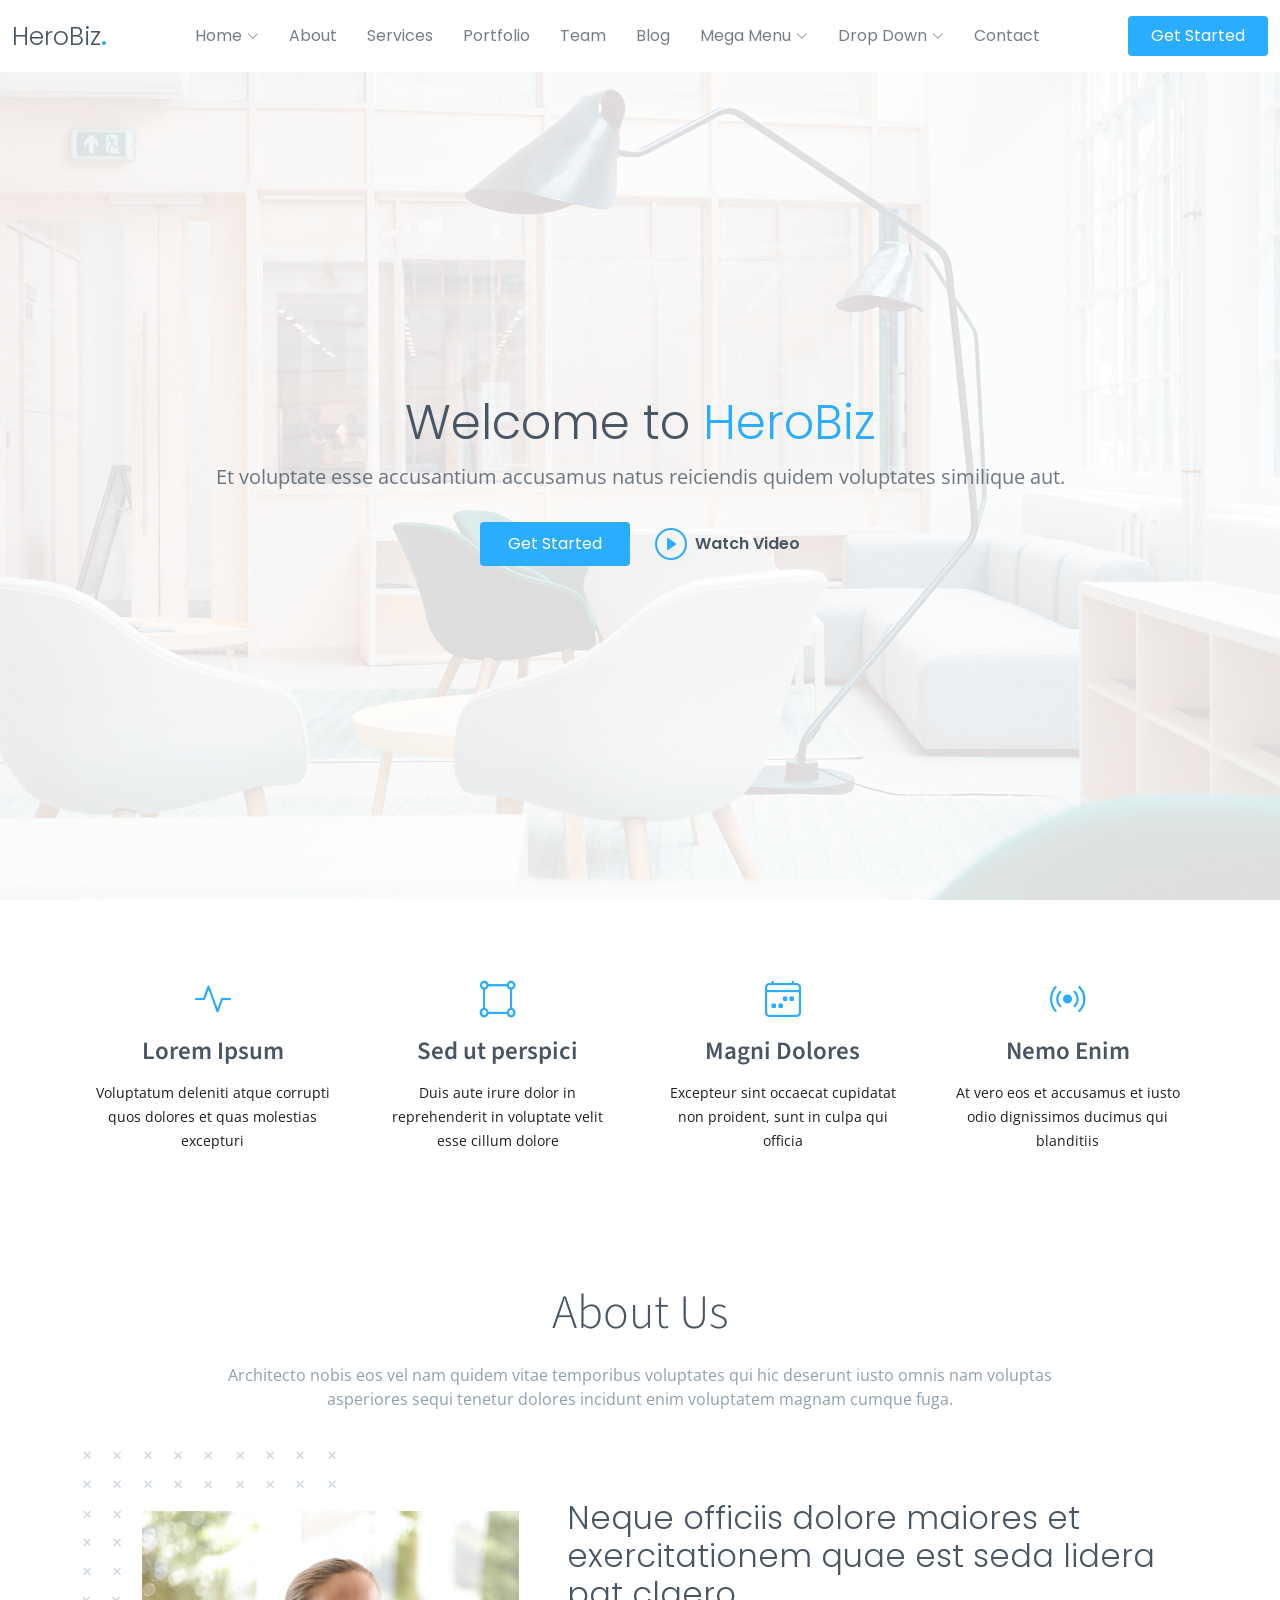
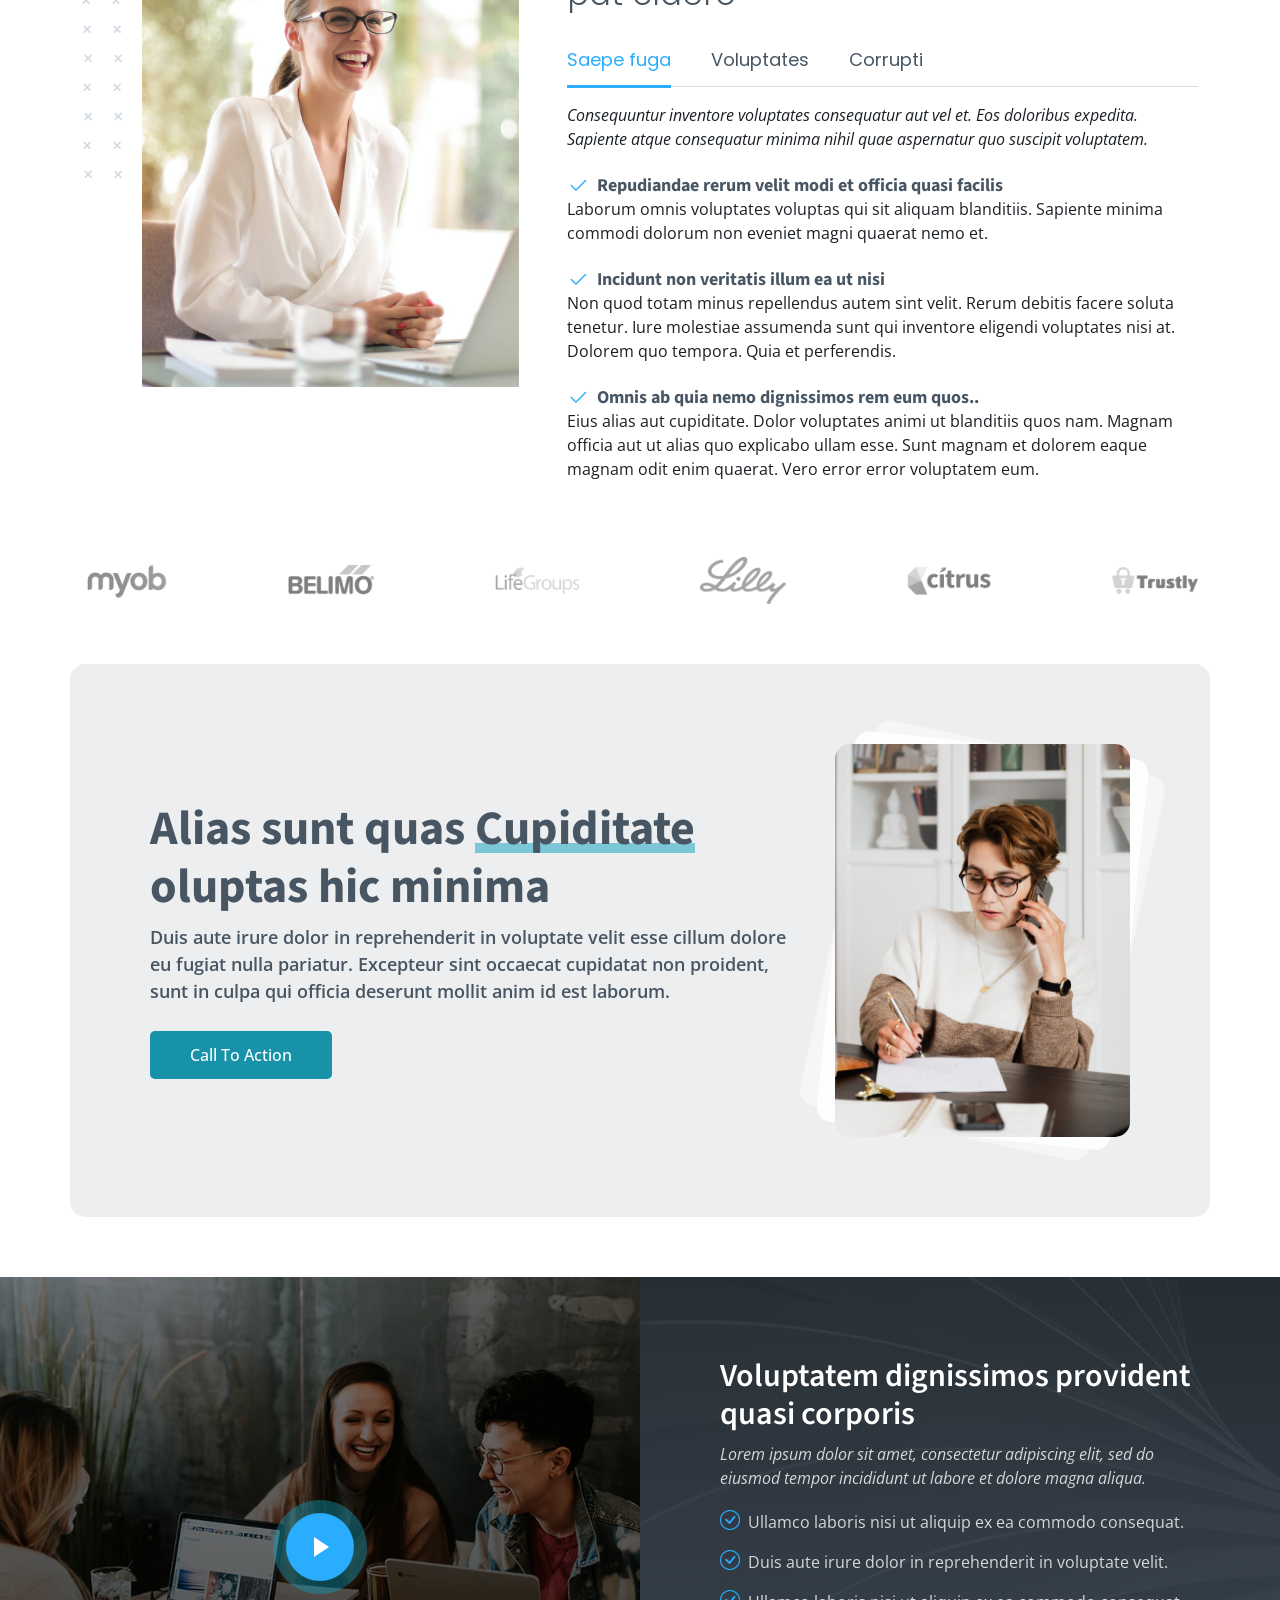
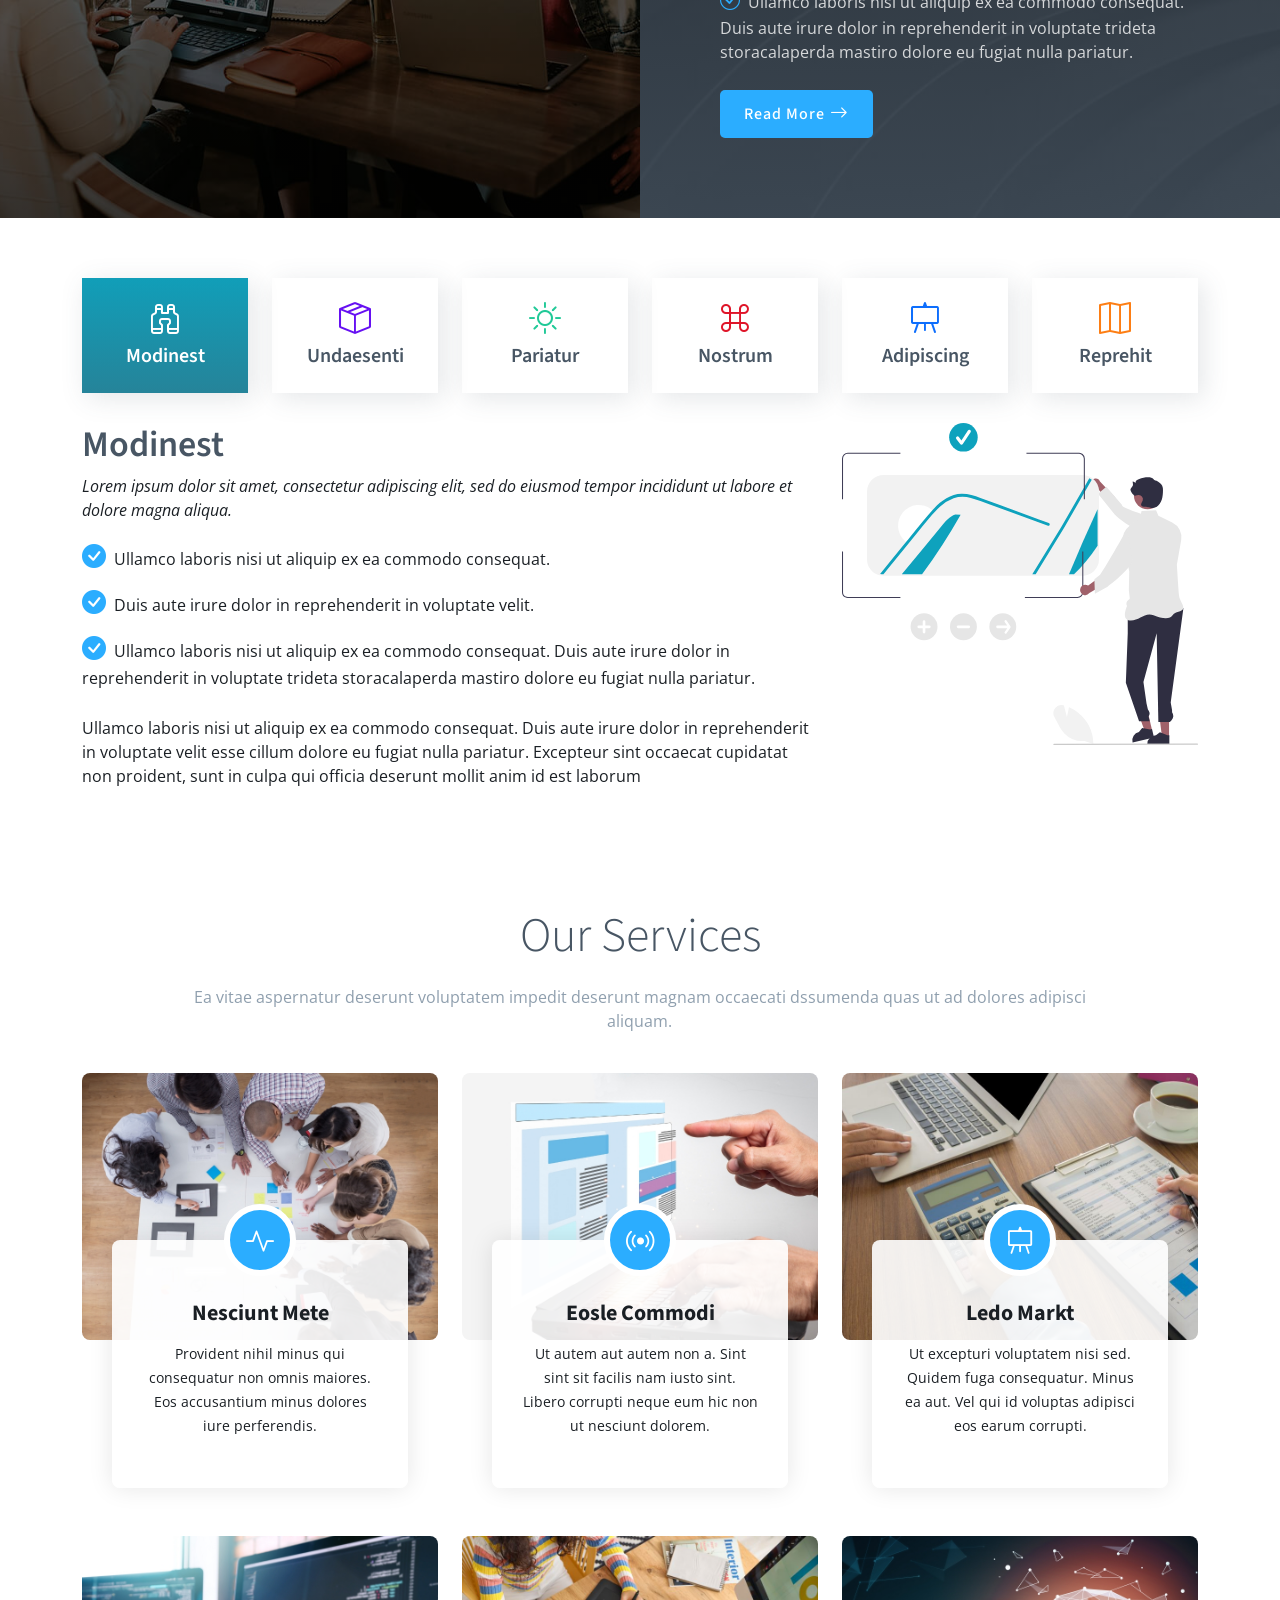
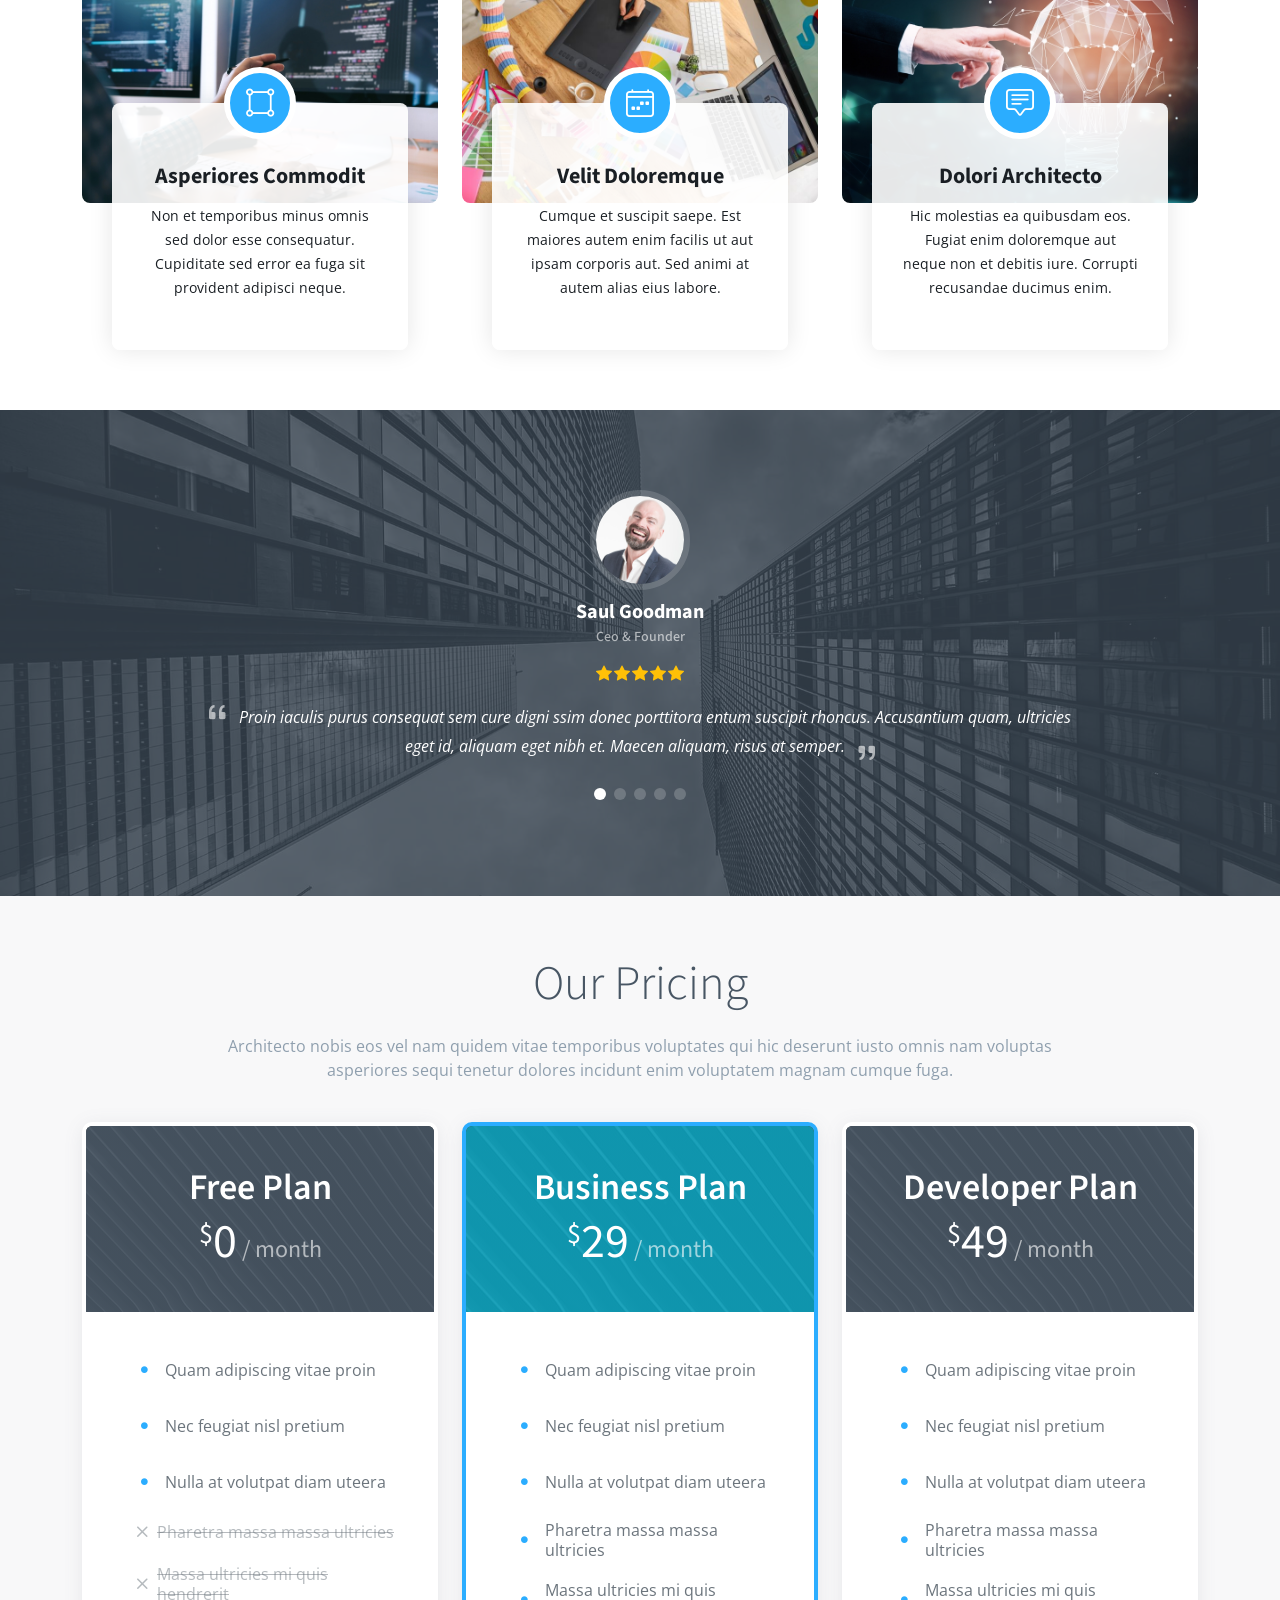
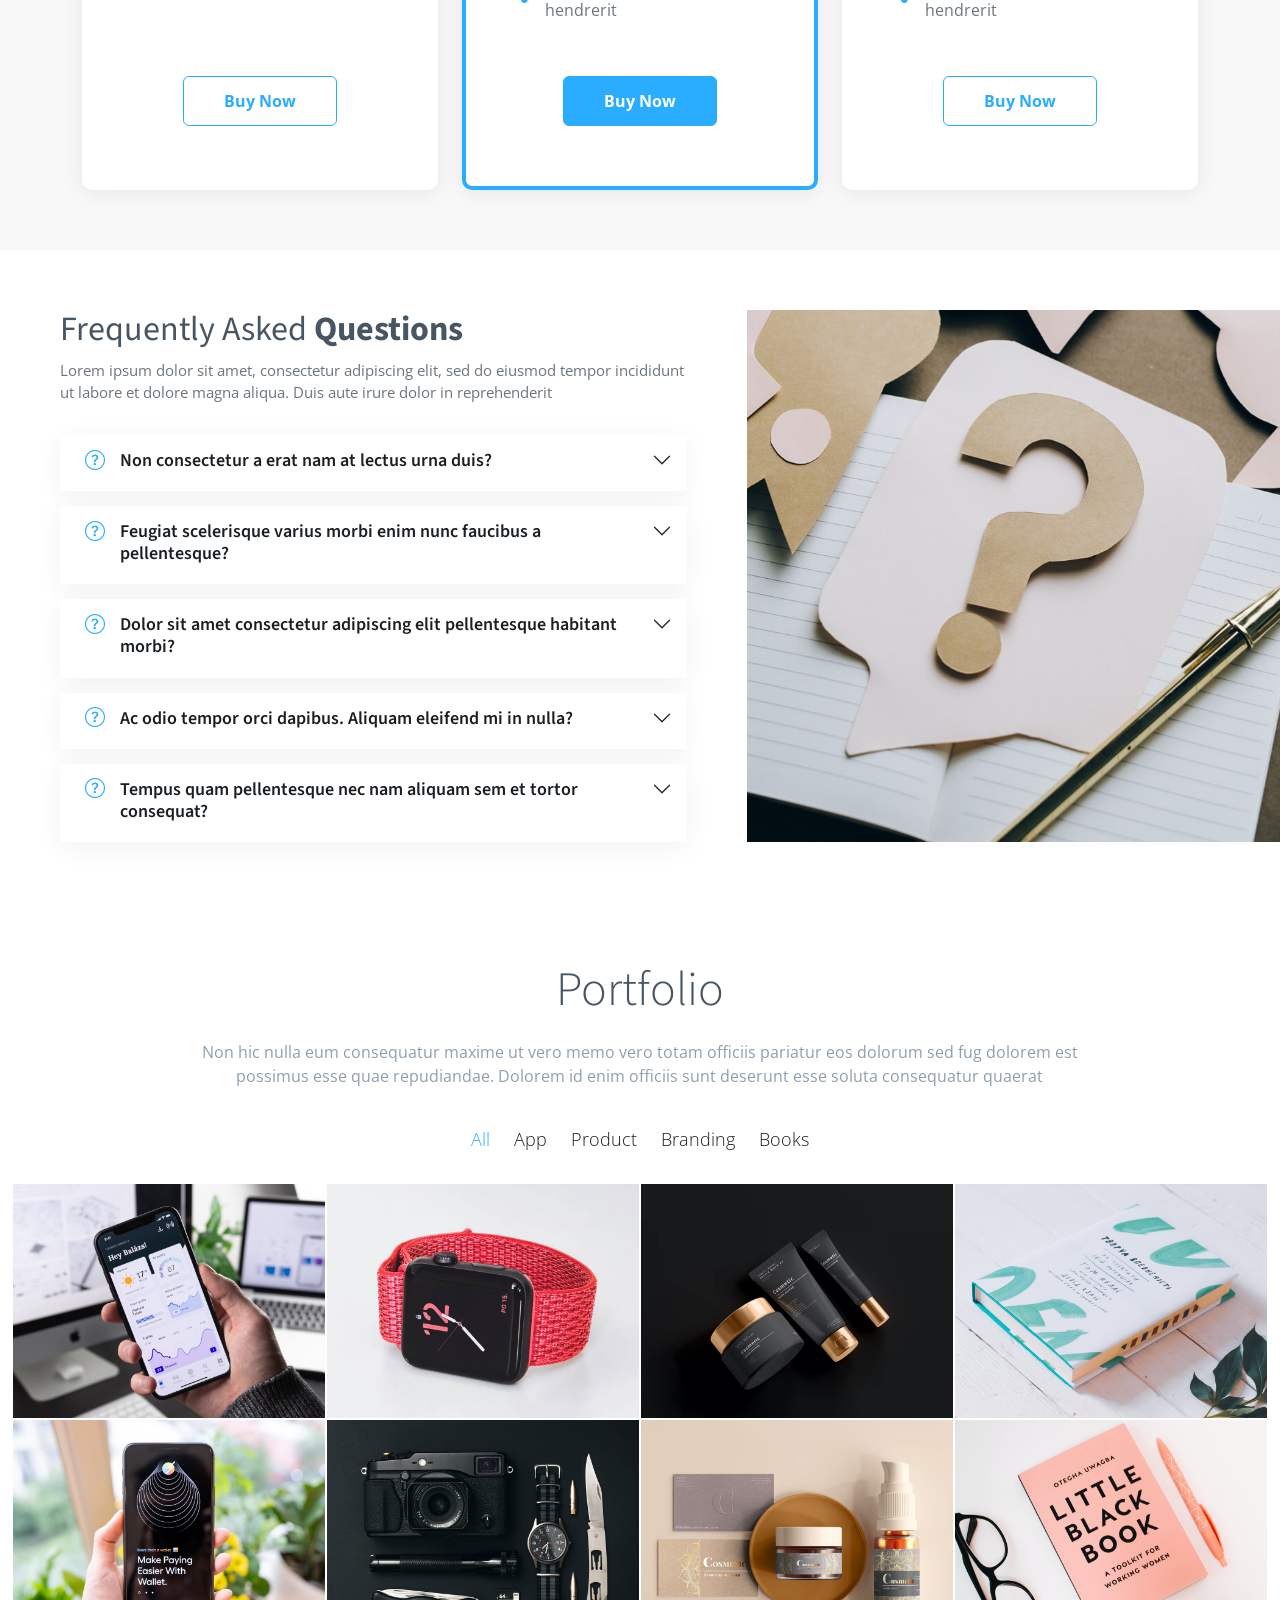
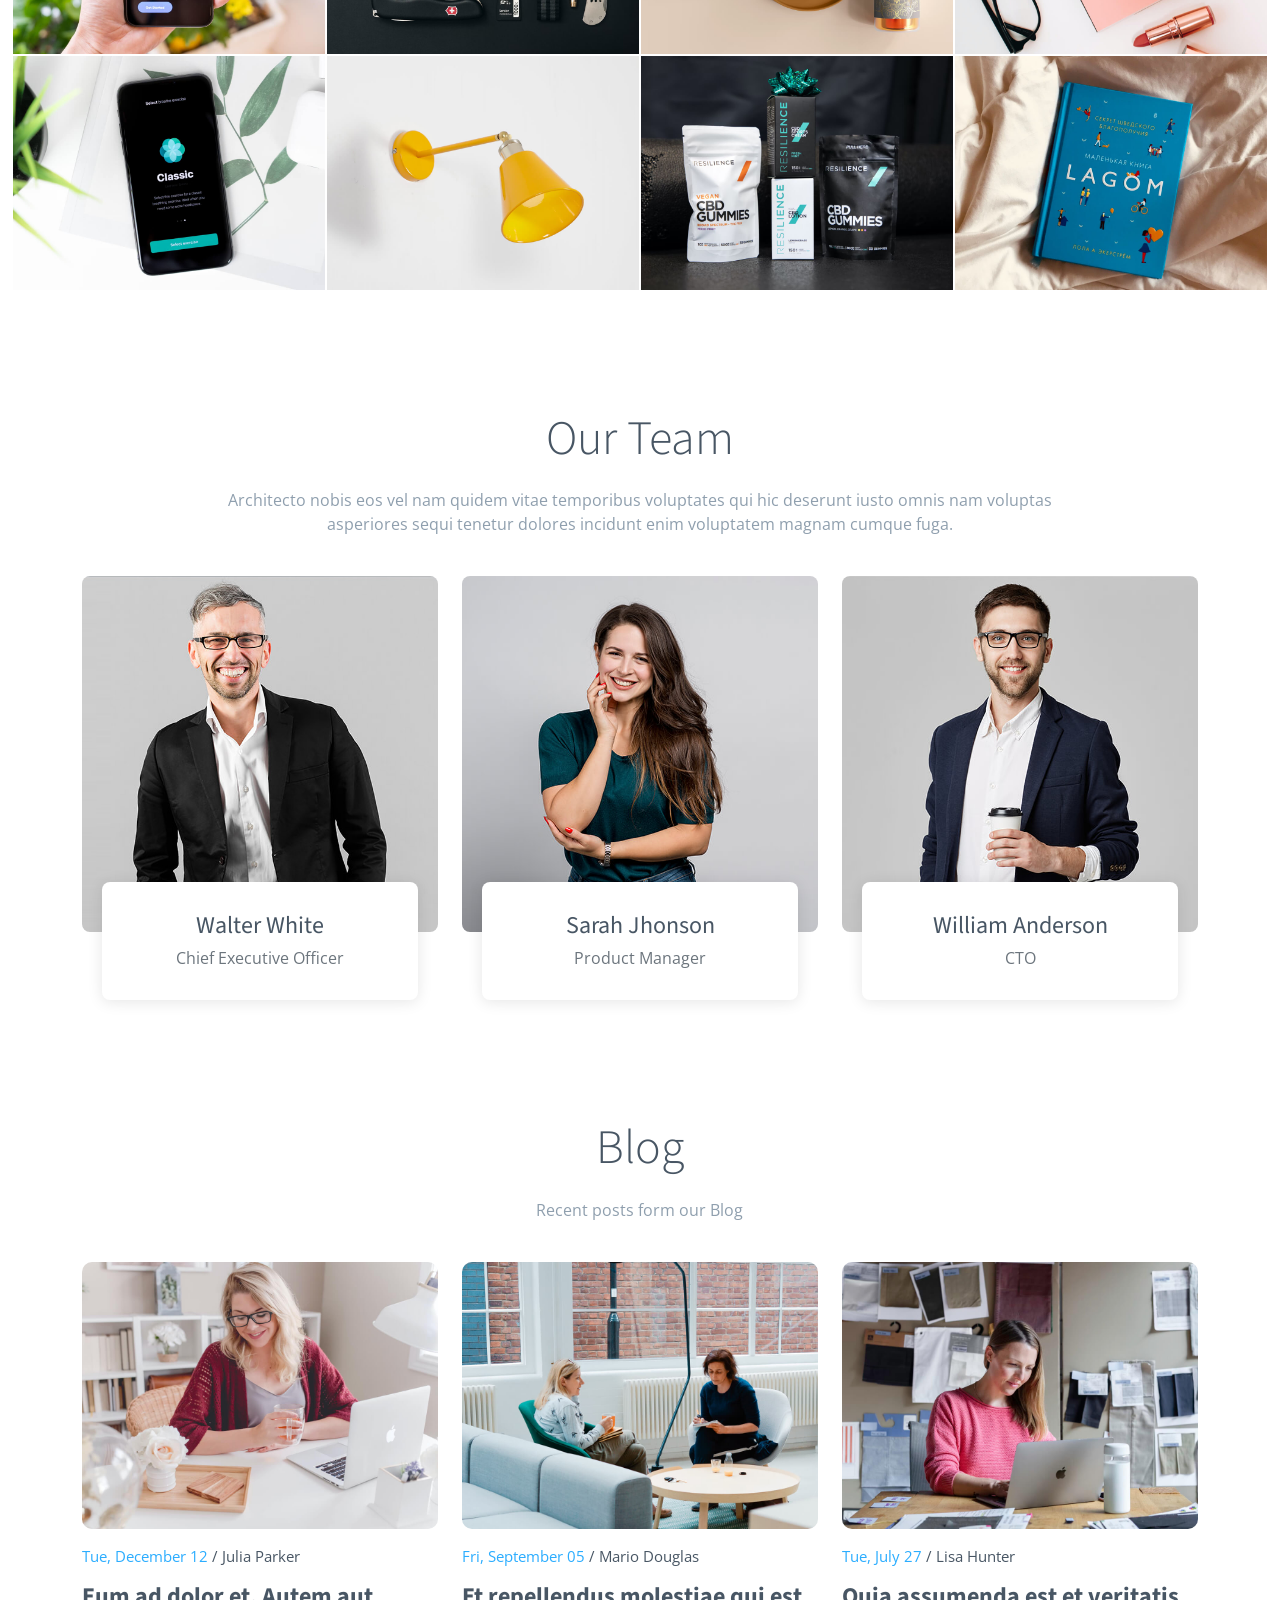
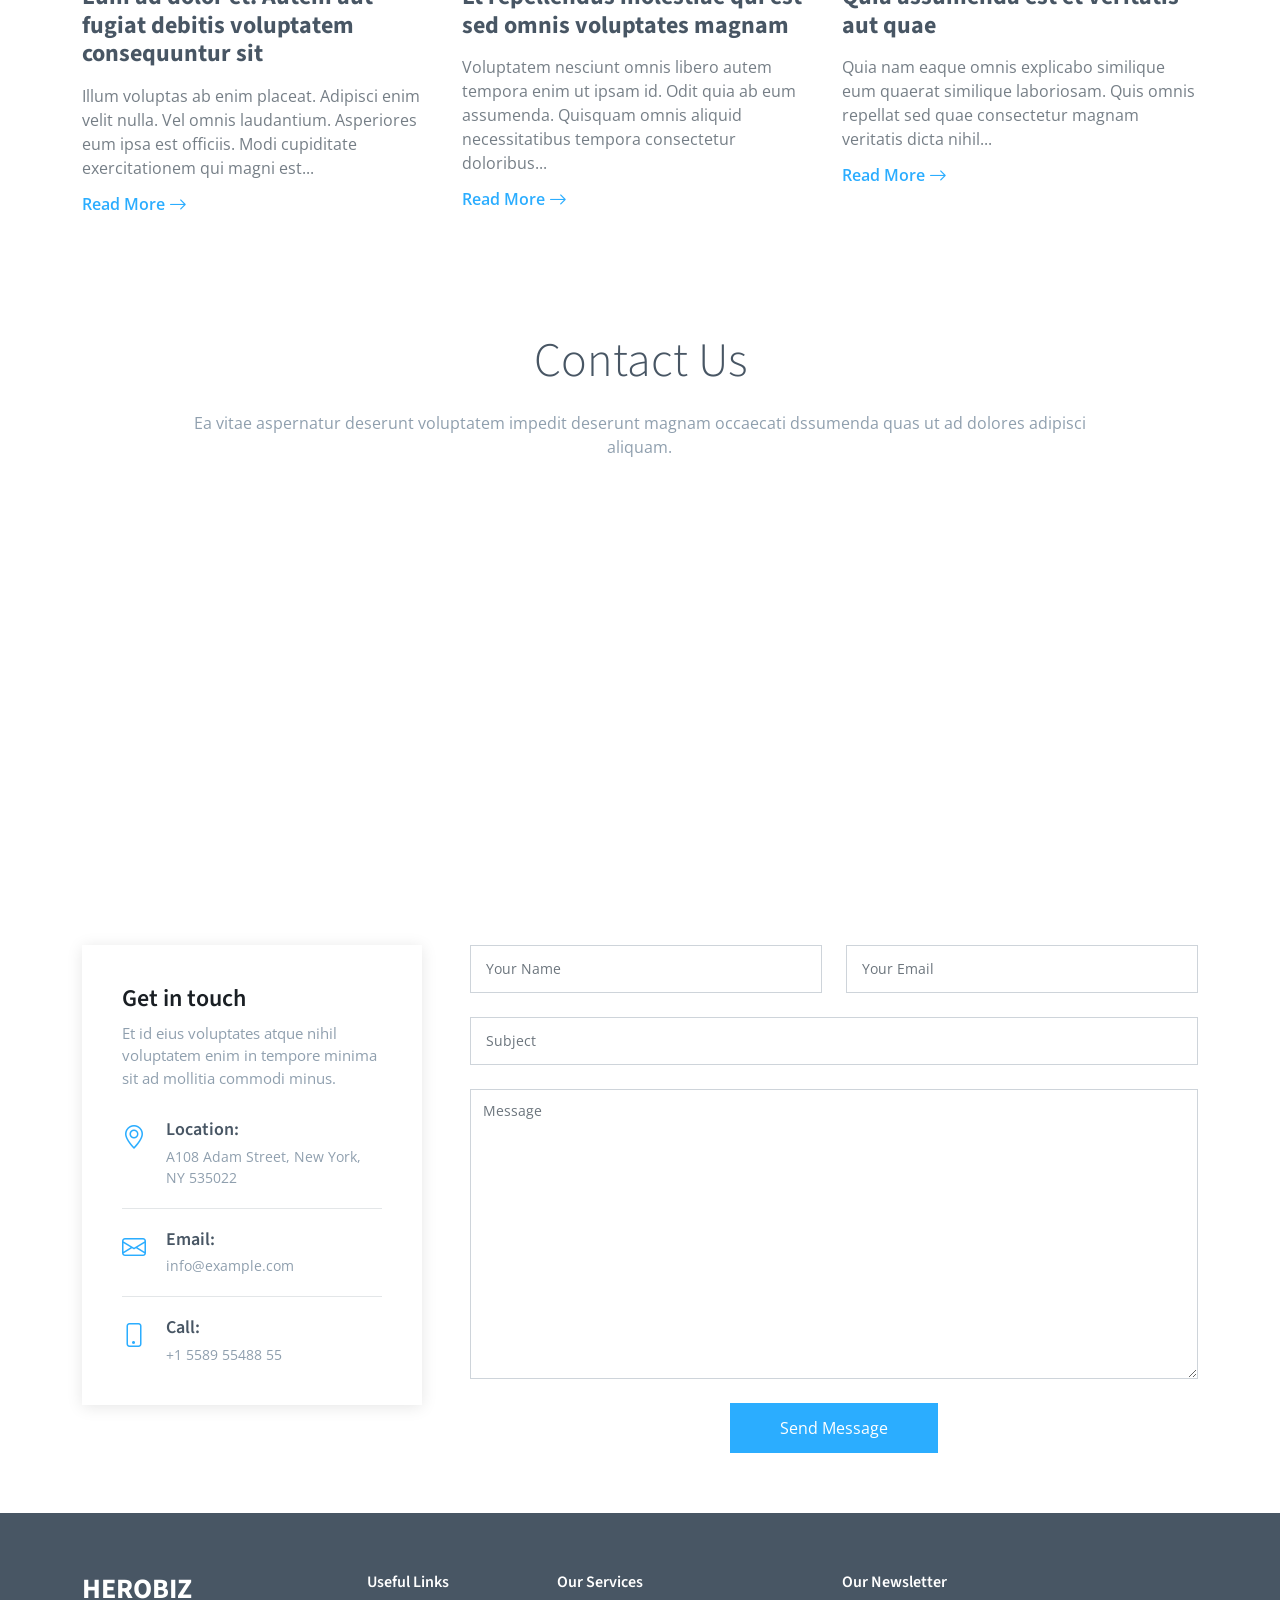
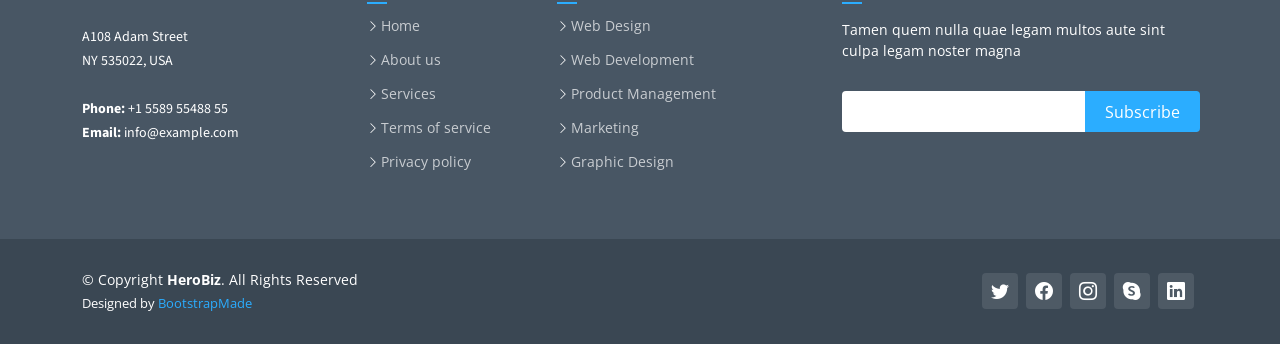
<file: index-3.html>
<!DOCTYPE html>
<html lang="en">

<head>
  <meta charset="utf-8">
  <meta content="width=device-width, initial-scale=1.0" name="viewport">

  <title>HeroBiz Bootstrap Template - Home 3</title>
  <meta content="" name="description">
  <meta content="" name="keywords">

  <!-- Favicons -->
  <link href="assets/img/favicon.png" rel="icon">
  <link href="assets/img/apple-touch-icon.png" rel="apple-touch-icon">

  <!-- Google Fonts -->
  <link rel="preconnect" href="https://fonts.googleapis.com">
  <link rel="preconnect" href="https://fonts.gstatic.com" crossorigin>
  <link href="https://fonts.googleapis.com/css2?family=Open+Sans:ital,wght@0,300;0,400;0,500;0,600;0,700;1,300;1,400;1,500;1,600;1,700&family=Poppins:ital,wght@0,300;0,400;0,500;0,600;0,700;1,300;1,400;1,500;1,600;1,700&family=Source+Sans+Pro:ital,wght@0,300;0,400;0,600;0,700;1,300;1,400;1,600;1,700&display=swap" rel="stylesheet">

  <!-- Vendor CSS Files -->
  <link href="assets/vendor/bootstrap/css/bootstrap.min.css" rel="stylesheet">
  <link href="assets/vendor/bootstrap-icons/bootstrap-icons.css" rel="stylesheet">
  <link href="assets/vendor/aos/aos.css" rel="stylesheet">
  <link href="assets/vendor/glightbox/css/glightbox.min.css" rel="stylesheet">
  <link href="assets/vendor/swiper/swiper-bundle.min.css" rel="stylesheet">

  <!-- Variables CSS Files. Uncomment your preferred color scheme -->
  <link href="assets/css/variables.css" rel="stylesheet">
  <!-- <link href="assets/css/variables-blue.css" rel="stylesheet"> -->
  <!-- <link href="assets/css/variables-green.css" rel="stylesheet"> -->
  <!-- <link href="assets/css/variables-orange.css" rel="stylesheet"> -->
  <!-- <link href="assets/css/variables-purple.css" rel="stylesheet"> -->
  <!-- <link href="assets/css/variables-red.css" rel="stylesheet"> -->
  <!-- <link href="assets/css/variables-pink.css" rel="stylesheet"> -->

  <!-- Template Main CSS File -->
  <link href="assets/css/main.css" rel="stylesheet">

  <!-- =======================================================
  * Template Name: HeroBiz - v2.4.0
  * Template URL: https://bootstrapmade.com/herobiz-bootstrap-business-template/
  * Author: BootstrapMade.com
  * License: https://bootstrapmade.com/license/
  ======================================================== -->
</head>

<body>

  <!-- ======= Header ======= -->
  <header id="header" class="header fixed-top" data-scrollto-offset="0">
    <div class="container-fluid d-flex align-items-center justify-content-between">

      <a href="index.html" class="logo d-flex align-items-center scrollto me-auto me-lg-0">
        <!-- Uncomment the line below if you also wish to use an image logo -->
        <!-- <img src="assets/img/logo.png" alt=""> -->
        <h1>HeroBiz<span>.</span></h1>
      </a>

      <nav id="navbar" class="navbar">
        <ul>

          <li class="dropdown"><a href="#"><span>Home</span> <i class="bi bi-chevron-down dropdown-indicator"></i></a>
            <ul>
              <li><a href="index.html">Home 1 - index.html</a></li>
              <li><a href="index-2.html">Home 2 - index-2.html</a></li>
              <li><a href="index-3.html" class="active">Home 3 - index-3.html</a></li>
              <li><a href="index-4.html">Home 4 - index-4.html</a></li>
            </ul>
          </li>

          <li><a class="nav-link scrollto" href="index.html#about">About</a></li>
          <li><a class="nav-link scrollto" href="index.html#services">Services</a></li>
          <li><a class="nav-link scrollto" href="index.html#portfolio">Portfolio</a></li>
          <li><a class="nav-link scrollto" href="index.html#team">Team</a></li>
          <li><a href="blog.html">Blog</a></li>
          <li class="dropdown megamenu"><a href="#"><span>Mega Menu</span> <i class="bi bi-chevron-down dropdown-indicator"></i></a>
            <ul>
              <li>
                <a href="#">Column 1 link 1</a>
                <a href="#">Column 1 link 2</a>
                <a href="#">Column 1 link 3</a>
              </li>
              <li>
                <a href="#">Column 2 link 1</a>
                <a href="#">Column 2 link 2</a>
                <a href="#">Column 3 link 3</a>
              </li>
              <li>
                <a href="#">Column 3 link 1</a>
                <a href="#">Column 3 link 2</a>
                <a href="#">Column 3 link 3</a>
              </li>
              <li>
                <a href="#">Column 4 link 1</a>
                <a href="#">Column 4 link 2</a>
                <a href="#">Column 4 link 3</a>
              </li>
            </ul>
          </li>
          <li class="dropdown"><a href="#"><span>Drop Down</span> <i class="bi bi-chevron-down dropdown-indicator"></i></a>
            <ul>
              <li><a href="#">Drop Down 1</a></li>
              <li class="dropdown"><a href="#"><span>Deep Drop Down</span> <i class="bi bi-chevron-down dropdown-indicator"></i></a>
                <ul>
                  <li><a href="#">Deep Drop Down 1</a></li>
                  <li><a href="#">Deep Drop Down 2</a></li>
                  <li><a href="#">Deep Drop Down 3</a></li>
                  <li><a href="#">Deep Drop Down 4</a></li>
                  <li><a href="#">Deep Drop Down 5</a></li>
                </ul>
              </li>
              <li><a href="#">Drop Down 2</a></li>
              <li><a href="#">Drop Down 3</a></li>
              <li><a href="#">Drop Down 4</a></li>
            </ul>
          </li>
          <li><a class="nav-link scrollto" href="index.html#contact">Contact</a></li>
        </ul>
        <i class="bi bi-list mobile-nav-toggle d-none"></i>
      </nav><!-- .navbar -->

      <a class="btn-getstarted scrollto" href="index.html#about">Get Started</a>

    </div>
  </header><!-- End Header -->

  <section id="hero-fullscreen" class="hero-fullscreen d-flex align-items-center">
    <div class="container d-flex flex-column align-items-center position-relative" data-aos="zoom-out">
      <h2>Welcome to <span>HeroBiz</span></h2>
      <p>Et voluptate esse accusantium accusamus natus reiciendis quidem voluptates similique aut.</p>
      <div class="d-flex">
        <a href="#about" class="btn-get-started scrollto">Get Started</a>
        <a href="https://www.youtube.com/watch?v=LXb3EKWsInQ" class="glightbox btn-watch-video d-flex align-items-center"><i class="bi bi-play-circle"></i><span>Watch Video</span></a>
      </div>
    </div>
  </section>

  <main id="main">

    <!-- ======= Featured Services Section ======= -->
    <section id="featured-services" class="featured-services">
      <div class="container">

        <div class="row gy-4">

          <div class="col-xl-3 col-md-6 d-flex" data-aos="zoom-out">
            <div class="service-item position-relative">
              <div class="icon"><i class="bi bi-activity icon"></i></div>
              <h4><a href="" class="stretched-link">Lorem Ipsum</a></h4>
              <p>Voluptatum deleniti atque corrupti quos dolores et quas molestias excepturi</p>
            </div>
          </div><!-- End Service Item -->

          <div class="col-xl-3 col-md-6 d-flex" data-aos="zoom-out" data-aos-delay="200">
            <div class="service-item position-relative">
              <div class="icon"><i class="bi bi-bounding-box-circles icon"></i></div>
              <h4><a href="" class="stretched-link">Sed ut perspici</a></h4>
              <p>Duis aute irure dolor in reprehenderit in voluptate velit esse cillum dolore</p>
            </div>
          </div><!-- End Service Item -->

          <div class="col-xl-3 col-md-6 d-flex" data-aos="zoom-out" data-aos-delay="400">
            <div class="service-item position-relative">
              <div class="icon"><i class="bi bi-calendar4-week icon"></i></div>
              <h4><a href="" class="stretched-link">Magni Dolores</a></h4>
              <p>Excepteur sint occaecat cupidatat non proident, sunt in culpa qui officia</p>
            </div>
          </div><!-- End Service Item -->

          <div class="col-xl-3 col-md-6 d-flex" data-aos="zoom-out" data-aos-delay="600">
            <div class="service-item position-relative">
              <div class="icon"><i class="bi bi-broadcast icon"></i></div>
              <h4><a href="" class="stretched-link">Nemo Enim</a></h4>
              <p>At vero eos et accusamus et iusto odio dignissimos ducimus qui blanditiis</p>
            </div>
          </div><!-- End Service Item -->

        </div>

      </div>
    </section><!-- End Featured Services Section -->

    <!-- ======= About Section ======= -->
    <section id="about" class="about">
      <div class="container" data-aos="fade-up">

        <div class="section-header">
          <h2>About Us</h2>
          <p>Architecto nobis eos vel nam quidem vitae temporibus voluptates qui hic deserunt iusto omnis nam voluptas asperiores sequi tenetur dolores incidunt enim voluptatem magnam cumque fuga.</p>
        </div>

        <div class="row g-4 g-lg-5" data-aos="fade-up" data-aos-delay="200">

          <div class="col-lg-5">
            <div class="about-img">
              <img src="assets/img/about.jpg" class="img-fluid" alt="">
            </div>
          </div>

          <div class="col-lg-7">
            <h3 class="pt-0 pt-lg-5">Neque officiis dolore maiores et exercitationem quae est seda lidera pat claero</h3>

            <!-- Tabs -->
            <ul class="nav nav-pills mb-3">
              <li><a class="nav-link active" data-bs-toggle="pill" href="#tab1">Saepe fuga</a></li>
              <li><a class="nav-link" data-bs-toggle="pill" href="#tab2">Voluptates</a></li>
              <li><a class="nav-link" data-bs-toggle="pill" href="#tab3">Corrupti</a></li>
            </ul><!-- End Tabs -->

            <!-- Tab Content -->
            <div class="tab-content">

              <div class="tab-pane fade show active" id="tab1">

                <p class="fst-italic">Consequuntur inventore voluptates consequatur aut vel et. Eos doloribus expedita. Sapiente atque consequatur minima nihil quae aspernatur quo suscipit voluptatem.</p>

                <div class="d-flex align-items-center mt-4">
                  <i class="bi bi-check2"></i>
                  <h4>Repudiandae rerum velit modi et officia quasi facilis</h4>
                </div>
                <p>Laborum omnis voluptates voluptas qui sit aliquam blanditiis. Sapiente minima commodi dolorum non eveniet magni quaerat nemo et.</p>

                <div class="d-flex align-items-center mt-4">
                  <i class="bi bi-check2"></i>
                  <h4>Incidunt non veritatis illum ea ut nisi</h4>
                </div>
                <p>Non quod totam minus repellendus autem sint velit. Rerum debitis facere soluta tenetur. Iure molestiae assumenda sunt qui inventore eligendi voluptates nisi at. Dolorem quo tempora. Quia et perferendis.</p>

                <div class="d-flex align-items-center mt-4">
                  <i class="bi bi-check2"></i>
                  <h4>Omnis ab quia nemo dignissimos rem eum quos..</h4>
                </div>
                <p>Eius alias aut cupiditate. Dolor voluptates animi ut blanditiis quos nam. Magnam officia aut ut alias quo explicabo ullam esse. Sunt magnam et dolorem eaque magnam odit enim quaerat. Vero error error voluptatem eum.</p>

              </div><!-- End Tab 1 Content -->

              <div class="tab-pane fade show" id="tab2">

                <p class="fst-italic">Consequuntur inventore voluptates consequatur aut vel et. Eos doloribus expedita. Sapiente atque consequatur minima nihil quae aspernatur quo suscipit voluptatem.</p>

                <div class="d-flex align-items-center mt-4">
                  <i class="bi bi-check2"></i>
                  <h4>Repudiandae rerum velit modi et officia quasi facilis</h4>
                </div>
                <p>Laborum omnis voluptates voluptas qui sit aliquam blanditiis. Sapiente minima commodi dolorum non eveniet magni quaerat nemo et.</p>

                <div class="d-flex align-items-center mt-4">
                  <i class="bi bi-check2"></i>
                  <h4>Incidunt non veritatis illum ea ut nisi</h4>
                </div>
                <p>Non quod totam minus repellendus autem sint velit. Rerum debitis facere soluta tenetur. Iure molestiae assumenda sunt qui inventore eligendi voluptates nisi at. Dolorem quo tempora. Quia et perferendis.</p>

                <div class="d-flex align-items-center mt-4">
                  <i class="bi bi-check2"></i>
                  <h4>Omnis ab quia nemo dignissimos rem eum quos..</h4>
                </div>
                <p>Eius alias aut cupiditate. Dolor voluptates animi ut blanditiis quos nam. Magnam officia aut ut alias quo explicabo ullam esse. Sunt magnam et dolorem eaque magnam odit enim quaerat. Vero error error voluptatem eum.</p>

              </div><!-- End Tab 2 Content -->

              <div class="tab-pane fade show" id="tab3">

                <p class="fst-italic">Consequuntur inventore voluptates consequatur aut vel et. Eos doloribus expedita. Sapiente atque consequatur minima nihil quae aspernatur quo suscipit voluptatem.</p>

                <div class="d-flex align-items-center mt-4">
                  <i class="bi bi-check2"></i>
                  <h4>Repudiandae rerum velit modi et officia quasi facilis</h4>
                </div>
                <p>Laborum omnis voluptates voluptas qui sit aliquam blanditiis. Sapiente minima commodi dolorum non eveniet magni quaerat nemo et.</p>

                <div class="d-flex align-items-center mt-4">
                  <i class="bi bi-check2"></i>
                  <h4>Incidunt non veritatis illum ea ut nisi</h4>
                </div>
                <p>Non quod totam minus repellendus autem sint velit. Rerum debitis facere soluta tenetur. Iure molestiae assumenda sunt qui inventore eligendi voluptates nisi at. Dolorem quo tempora. Quia et perferendis.</p>

                <div class="d-flex align-items-center mt-4">
                  <i class="bi bi-check2"></i>
                  <h4>Omnis ab quia nemo dignissimos rem eum quos..</h4>
                </div>
                <p>Eius alias aut cupiditate. Dolor voluptates animi ut blanditiis quos nam. Magnam officia aut ut alias quo explicabo ullam esse. Sunt magnam et dolorem eaque magnam odit enim quaerat. Vero error error voluptatem eum.</p>

              </div><!-- End Tab 3 Content -->

            </div>

          </div>

        </div>

      </div>
    </section><!-- End About Section -->

    <!-- ======= Clients Section ======= -->
    <section id="clients" class="clients">
      <div class="container" data-aos="zoom-out">

        <div class="clients-slider swiper">
          <div class="swiper-wrapper align-items-center">
            <div class="swiper-slide"><img src="assets/img/clients/client-1.png" class="img-fluid" alt=""></div>
            <div class="swiper-slide"><img src="assets/img/clients/client-2.png" class="img-fluid" alt=""></div>
            <div class="swiper-slide"><img src="assets/img/clients/client-3.png" class="img-fluid" alt=""></div>
            <div class="swiper-slide"><img src="assets/img/clients/client-4.png" class="img-fluid" alt=""></div>
            <div class="swiper-slide"><img src="assets/img/clients/client-5.png" class="img-fluid" alt=""></div>
            <div class="swiper-slide"><img src="assets/img/clients/client-6.png" class="img-fluid" alt=""></div>
            <div class="swiper-slide"><img src="assets/img/clients/client-7.png" class="img-fluid" alt=""></div>
            <div class="swiper-slide"><img src="assets/img/clients/client-8.png" class="img-fluid" alt=""></div>
          </div>
        </div>

      </div>
    </section><!-- End Clients Section -->

    <!-- ======= Call To Action Section ======= -->
    <section id="cta" class="cta">
      <div class="container" data-aos="zoom-out">

        <div class="row g-5">

          <div class="col-lg-8 col-md-6 content d-flex flex-column justify-content-center order-last order-md-first">
            <h3>Alias sunt quas <em>Cupiditate</em> oluptas hic minima</h3>
            <p> Duis aute irure dolor in reprehenderit in voluptate velit esse cillum dolore eu fugiat nulla pariatur. Excepteur sint occaecat cupidatat non proident, sunt in culpa qui officia deserunt mollit anim id est laborum.</p>
            <a class="cta-btn align-self-start" href="#">Call To Action</a>
          </div>

          <div class="col-lg-4 col-md-6 order-first order-md-last d-flex align-items-center">
            <div class="img">
              <img src="assets/img/cta.jpg" alt="" class="img-fluid">
            </div>
          </div>

        </div>

      </div>
    </section><!-- End Call To Action Section -->

    <!-- ======= On Focus Section ======= -->
    <section id="onfocus" class="onfocus">
      <div class="container-fluid p-0" data-aos="fade-up">

        <div class="row g-0">
          <div class="col-lg-6 video-play position-relative">
            <a href="https://www.youtube.com/watch?v=LXb3EKWsInQ" class="glightbox play-btn"></a>
          </div>
          <div class="col-lg-6">
            <div class="content d-flex flex-column justify-content-center h-100">
              <h3>Voluptatem dignissimos provident quasi corporis</h3>
              <p class="fst-italic">
                Lorem ipsum dolor sit amet, consectetur adipiscing elit, sed do eiusmod tempor incididunt ut labore et dolore
                magna aliqua.
              </p>
              <ul>
                <li><i class="bi bi-check-circle"></i> Ullamco laboris nisi ut aliquip ex ea commodo consequat.</li>
                <li><i class="bi bi-check-circle"></i> Duis aute irure dolor in reprehenderit in voluptate velit.</li>
                <li><i class="bi bi-check-circle"></i> Ullamco laboris nisi ut aliquip ex ea commodo consequat. Duis aute irure dolor in reprehenderit in voluptate trideta storacalaperda mastiro dolore eu fugiat nulla pariatur.</li>
              </ul>
              <a href="#" class="read-more align-self-start"><span>Read More</span><i class="bi bi-arrow-right"></i></a>
            </div>
          </div>
        </div>

      </div>
    </section><!-- End On Focus Section -->

    <!-- ======= Features Section ======= -->
    <section id="features" class="features">
      <div class="container" data-aos="fade-up">

        <ul class="nav nav-tabs row gy-4 d-flex">

          <li class="nav-item col-6 col-md-4 col-lg-2">
            <a class="nav-link active show" data-bs-toggle="tab" data-bs-target="#tab-1">
              <i class="bi bi-binoculars color-cyan"></i>
              <h4>Modinest</h4>
            </a>
          </li><!-- End Tab 1 Nav -->

          <li class="nav-item col-6 col-md-4 col-lg-2">
            <a class="nav-link" data-bs-toggle="tab" data-bs-target="#tab-2">
              <i class="bi bi-box-seam color-indigo"></i>
              <h4>Undaesenti</h4>
            </a>
          </li><!-- End Tab 2 Nav -->

          <li class="nav-item col-6 col-md-4 col-lg-2">
            <a class="nav-link" data-bs-toggle="tab" data-bs-target="#tab-3">
              <i class="bi bi-brightness-high color-teal"></i>
              <h4>Pariatur</h4>
            </a>
          </li><!-- End Tab 3 Nav -->

          <li class="nav-item col-6 col-md-4 col-lg-2">
            <a class="nav-link" data-bs-toggle="tab" data-bs-target="#tab-4">
              <i class="bi bi-command color-red"></i>
              <h4>Nostrum</h4>
            </a>
          </li><!-- End Tab 4 Nav -->

          <li class="nav-item col-6 col-md-4 col-lg-2">
            <a class="nav-link" data-bs-toggle="tab" data-bs-target="#tab-5">
              <i class="bi bi-easel color-blue"></i>
              <h4>Adipiscing</h4>
            </a>
          </li><!-- End Tab 5 Nav -->

          <li class="nav-item col-6 col-md-4 col-lg-2">
            <a class="nav-link" data-bs-toggle="tab" data-bs-target="#tab-6">
              <i class="bi bi-map color-orange"></i>
              <h4>Reprehit</h4>
            </a>
          </li><!-- End Tab 6 Nav -->

        </ul>

        <div class="tab-content">

          <div class="tab-pane active show" id="tab-1">
            <div class="row gy-4">
              <div class="col-lg-8 order-2 order-lg-1" data-aos="fade-up" data-aos-delay="100">
                <h3>Modinest</h3>
                <p class="fst-italic">
                  Lorem ipsum dolor sit amet, consectetur adipiscing elit, sed do eiusmod tempor incididunt ut labore et dolore
                  magna aliqua.
                </p>
                <ul>
                  <li><i class="bi bi-check-circle-fill"></i> Ullamco laboris nisi ut aliquip ex ea commodo consequat.</li>
                  <li><i class="bi bi-check-circle-fill"></i> Duis aute irure dolor in reprehenderit in voluptate velit.</li>
                  <li><i class="bi bi-check-circle-fill"></i> Ullamco laboris nisi ut aliquip ex ea commodo consequat. Duis aute irure dolor in reprehenderit in voluptate trideta storacalaperda mastiro dolore eu fugiat nulla pariatur.</li>
                </ul>
                <p>
                  Ullamco laboris nisi ut aliquip ex ea commodo consequat. Duis aute irure dolor in reprehenderit in voluptate
                  velit esse cillum dolore eu fugiat nulla pariatur. Excepteur sint occaecat cupidatat non proident, sunt in
                  culpa qui officia deserunt mollit anim id est laborum
                </p>
              </div>
              <div class="col-lg-4 order-1 order-lg-2 text-center" data-aos="fade-up" data-aos-delay="200">
                <img src="assets/img/features-1.svg" alt="" class="img-fluid">
              </div>
            </div>
          </div><!-- End Tab Content 1 -->

          <div class="tab-pane" id="tab-2">
            <div class="row gy-4">
              <div class="col-lg-8 order-2 order-lg-1">
                <h3>Undaesenti</h3>
                <p>
                  Ullamco laboris nisi ut aliquip ex ea commodo consequat. Duis aute irure dolor in reprehenderit in voluptate
                  velit esse cillum dolore eu fugiat nulla pariatur. Excepteur sint occaecat cupidatat non proident, sunt in
                  culpa qui officia deserunt mollit anim id est laborum
                </p>
                <p class="fst-italic">
                  Lorem ipsum dolor sit amet, consectetur adipiscing elit, sed do eiusmod tempor incididunt ut labore et dolore
                  magna aliqua.
                </p>
                <ul>
                  <li><i class="bi bi-check-circle-fill"></i> Ullamco laboris nisi ut aliquip ex ea commodo consequat.</li>
                  <li><i class="bi bi-check-circle-fill"></i> Duis aute irure dolor in reprehenderit in voluptate velit.</li>
                  <li><i class="bi bi-check-circle-fill"></i> Provident mollitia neque rerum asperiores dolores quos qui a. Ipsum neque dolor voluptate nisi sed.</li>
                  <li><i class="bi bi-check-circle-fill"></i> Ullamco laboris nisi ut aliquip ex ea commodo consequat. Duis aute irure dolor in reprehenderit in voluptate trideta storacalaperda mastiro dolore eu fugiat nulla pariatur.</li>
                </ul>
              </div>
              <div class="col-lg-4 order-1 order-lg-2 text-center">
                <img src="assets/img/features-2.svg" alt="" class="img-fluid">
              </div>
            </div>
          </div><!-- End Tab Content 2 -->

          <div class="tab-pane" id="tab-3">
            <div class="row gy-4">
              <div class="col-lg-8 order-2 order-lg-1">
                <h3>Pariatur</h3>
                <p>
                  Ullamco laboris nisi ut aliquip ex ea commodo consequat. Duis aute irure dolor in reprehenderit in voluptate
                  velit esse cillum dolore eu fugiat nulla pariatur. Excepteur sint occaecat cupidatat non proident, sunt in
                  culpa qui officia deserunt mollit anim id est laborum
                </p>
                <ul>
                  <li><i class="bi bi-check-circle-fill"></i> Ullamco laboris nisi ut aliquip ex ea commodo consequat.</li>
                  <li><i class="bi bi-check-circle-fill"></i> Duis aute irure dolor in reprehenderit in voluptate velit.</li>
                  <li><i class="bi bi-check-circle-fill"></i> Provident mollitia neque rerum asperiores dolores quos qui a. Ipsum neque dolor voluptate nisi sed.</li>
                </ul>
                <p class="fst-italic">
                  Lorem ipsum dolor sit amet, consectetur adipiscing elit, sed do eiusmod tempor incididunt ut labore et dolore
                  magna aliqua.
                </p>
              </div>
              <div class="col-lg-4 order-1 order-lg-2 text-center">
                <img src="assets/img/features-3.svg" alt="" class="img-fluid">
              </div>
            </div>
          </div><!-- End Tab Content 3 -->

          <div class="tab-pane" id="tab-4">
            <div class="row gy-4">
              <div class="col-lg-8 order-2 order-lg-1">
                <h3>Nostrum</h3>
                <p>
                  Ullamco laboris nisi ut aliquip ex ea commodo consequat. Duis aute irure dolor in reprehenderit in voluptate
                  velit esse cillum dolore eu fugiat nulla pariatur. Excepteur sint occaecat cupidatat non proident, sunt in
                  culpa qui officia deserunt mollit anim id est laborum
                </p>
                <p class="fst-italic">
                  Lorem ipsum dolor sit amet, consectetur adipiscing elit, sed do eiusmod tempor incididunt ut labore et dolore
                  magna aliqua.
                </p>
                <ul>
                  <li><i class="bi bi-check-circle-fill"></i> Ullamco laboris nisi ut aliquip ex ea commodo consequat.</li>
                  <li><i class="bi bi-check-circle-fill"></i> Duis aute irure dolor in reprehenderit in voluptate velit.</li>
                  <li><i class="bi bi-check-circle-fill"></i> Ullamco laboris nisi ut aliquip ex ea commodo consequat. Duis aute irure dolor in reprehenderit in voluptate trideta storacalaperda mastiro dolore eu fugiat nulla pariatur.</li>
                </ul>
              </div>
              <div class="col-lg-4 order-1 order-lg-2 text-center">
                <img src="assets/img/features-4.svg" alt="" class="img-fluid">
              </div>
            </div>
          </div><!-- End Tab Content 4 -->

          <div class="tab-pane" id="tab-5">
            <div class="row gy-4">
              <div class="col-lg-8 order-2 order-lg-1">
                <h3>Adipiscing</h3>
                <p>
                  Ullamco laboris nisi ut aliquip ex ea commodo consequat. Duis aute irure dolor in reprehenderit in voluptate
                  velit esse cillum dolore eu fugiat nulla pariatur. Excepteur sint occaecat cupidatat non proident, sunt in
                  culpa qui officia deserunt mollit anim id est laborum
                </p>
                <p class="fst-italic">
                  Lorem ipsum dolor sit amet, consectetur adipiscing elit, sed do eiusmod tempor incididunt ut labore et dolore
                  magna aliqua.
                </p>
                <ul>
                  <li><i class="bi bi-check-circle-fill"></i> Ullamco laboris nisi ut aliquip ex ea commodo consequat.</li>
                  <li><i class="bi bi-check-circle-fill"></i> Duis aute irure dolor in reprehenderit in voluptate velit.</li>
                  <li><i class="bi bi-check-circle-fill"></i> Ullamco laboris nisi ut aliquip ex ea commodo consequat. Duis aute irure dolor in reprehenderit in voluptate trideta storacalaperda mastiro dolore eu fugiat nulla pariatur.</li>
                </ul>
              </div>
              <div class="col-lg-4 order-1 order-lg-2 text-center">
                <img src="assets/img/features-5.svg" alt="" class="img-fluid">
              </div>
            </div>
          </div><!-- End Tab Content 5 -->

          <div class="tab-pane" id="tab-6">
            <div class="row gy-4">
              <div class="col-lg-8 order-2 order-lg-1">
                <h3>Reprehit</h3>
                <p>
                  Ullamco laboris nisi ut aliquip ex ea commodo consequat. Duis aute irure dolor in reprehenderit in voluptate
                  velit esse cillum dolore eu fugiat nulla pariatur. Excepteur sint occaecat cupidatat non proident, sunt in
                  culpa qui officia deserunt mollit anim id est laborum
                </p>
                <p class="fst-italic">
                  Lorem ipsum dolor sit amet, consectetur adipiscing elit, sed do eiusmod tempor incididunt ut labore et dolore
                  magna aliqua.
                </p>
                <ul>
                  <li><i class="bi bi-check-circle-fill"></i> Ullamco laboris nisi ut aliquip ex ea commodo consequat.</li>
                  <li><i class="bi bi-check-circle-fill"></i> Duis aute irure dolor in reprehenderit in voluptate velit.</li>
                  <li><i class="bi bi-check-circle-fill"></i> Ullamco laboris nisi ut aliquip ex ea commodo consequat. Duis aute irure dolor in reprehenderit in voluptate trideta storacalaperda mastiro dolore eu fugiat nulla pariatur.</li>
                </ul>
              </div>
              <div class="col-lg-4 order-1 order-lg-2 text-center">
                <img src="assets/img/features-6.svg" alt="" class="img-fluid">
              </div>
            </div>
          </div><!-- End Tab Content 6 -->

        </div>

      </div>
    </section><!-- End Features Section -->

    <!-- ======= Services Section ======= -->
    <section id="services" class="services">
      <div class="container" data-aos="fade-up">

        <div class="section-header">
          <h2>Our Services</h2>
          <p>Ea vitae aspernatur deserunt voluptatem impedit deserunt magnam occaecati dssumenda quas ut ad dolores adipisci aliquam.</p>
        </div>

        <div class="row gy-5">

          <div class="col-xl-4 col-md-6" data-aos="zoom-in" data-aos-delay="200">
            <div class="service-item">
              <div class="img">
                <img src="assets/img/services-1.jpg" class="img-fluid" alt="">
              </div>
              <div class="details position-relative">
                <div class="icon">
                  <i class="bi bi-activity"></i>
                </div>
                <a href="#" class="stretched-link">
                  <h3>Nesciunt Mete</h3>
                </a>
                <p>Provident nihil minus qui consequatur non omnis maiores. Eos accusantium minus dolores iure perferendis.</p>
              </div>
            </div>
          </div><!-- End Service Item -->

          <div class="col-xl-4 col-md-6" data-aos="zoom-in" data-aos-delay="300">
            <div class="service-item">
              <div class="img">
                <img src="assets/img/services-2.jpg" class="img-fluid" alt="">
              </div>
              <div class="details position-relative">
                <div class="icon">
                  <i class="bi bi-broadcast"></i>
                </div>
                <a href="#" class="stretched-link">
                  <h3>Eosle Commodi</h3>
                </a>
                <p>Ut autem aut autem non a. Sint sint sit facilis nam iusto sint. Libero corrupti neque eum hic non ut nesciunt dolorem.</p>
              </div>
            </div>
          </div><!-- End Service Item -->

          <div class="col-xl-4 col-md-6" data-aos="zoom-in" data-aos-delay="400">
            <div class="service-item">
              <div class="img">
                <img src="assets/img/services-3.jpg" class="img-fluid" alt="">
              </div>
              <div class="details position-relative">
                <div class="icon">
                  <i class="bi bi-easel"></i>
                </div>
                <a href="#" class="stretched-link">
                  <h3>Ledo Markt</h3>
                </a>
                <p>Ut excepturi voluptatem nisi sed. Quidem fuga consequatur. Minus ea aut. Vel qui id voluptas adipisci eos earum corrupti.</p>
              </div>
            </div>
          </div><!-- End Service Item -->

          <div class="col-xl-4 col-md-6" data-aos="zoom-in" data-aos-delay="500">
            <div class="service-item">
              <div class="img">
                <img src="assets/img/services-4.jpg" class="img-fluid" alt="">
              </div>
              <div class="details position-relative">
                <div class="icon">
                  <i class="bi bi-bounding-box-circles"></i>
                </div>
                <a href="#" class="stretched-link">
                  <h3>Asperiores Commodit</h3>
                </a>
                <p>Non et temporibus minus omnis sed dolor esse consequatur. Cupiditate sed error ea fuga sit provident adipisci neque.</p>
                <a href="#" class="stretched-link"></a>
              </div>
            </div>
          </div><!-- End Service Item -->

          <div class="col-xl-4 col-md-6" data-aos="zoom-in" data-aos-delay="600">
            <div class="service-item">
              <div class="img">
                <img src="assets/img/services-5.jpg" class="img-fluid" alt="">
              </div>
              <div class="details position-relative">
                <div class="icon">
                  <i class="bi bi-calendar4-week"></i>
                </div>
                <a href="#" class="stretched-link">
                  <h3>Velit Doloremque</h3>
                </a>
                <p>Cumque et suscipit saepe. Est maiores autem enim facilis ut aut ipsam corporis aut. Sed animi at autem alias eius labore.</p>
                <a href="#" class="stretched-link"></a>
              </div>
            </div>
          </div><!-- End Service Item -->

          <div class="col-xl-4 col-md-6" data-aos="zoom-in" data-aos-delay="700">
            <div class="service-item">
              <div class="img">
                <img src="assets/img/services-6.jpg" class="img-fluid" alt="">
              </div>
              <div class="details position-relative">
                <div class="icon">
                  <i class="bi bi-chat-square-text"></i>
                </div>
                <a href="#" class="stretched-link">
                  <h3>Dolori Architecto</h3>
                </a>
                <p>Hic molestias ea quibusdam eos. Fugiat enim doloremque aut neque non et debitis iure. Corrupti recusandae ducimus enim.</p>
                <a href="#" class="stretched-link"></a>
              </div>
            </div>
          </div><!-- End Service Item -->

        </div>

      </div>
    </section><!-- End Services Section -->

    <!-- ======= Testimonials Section ======= -->
    <section id="testimonials" class="testimonials">
      <div class="container" data-aos="fade-up">

        <div class="testimonials-slider swiper">
          <div class="swiper-wrapper">

            <div class="swiper-slide">
              <div class="testimonial-item">
                <img src="assets/img/testimonials/testimonials-1.jpg" class="testimonial-img" alt="">
                <h3>Saul Goodman</h3>
                <h4>Ceo &amp; Founder</h4>
                <div class="stars">
                  <i class="bi bi-star-fill"></i><i class="bi bi-star-fill"></i><i class="bi bi-star-fill"></i><i class="bi bi-star-fill"></i><i class="bi bi-star-fill"></i>
                </div>
                <p>
                  <i class="bi bi-quote quote-icon-left"></i>
                  Proin iaculis purus consequat sem cure digni ssim donec porttitora entum suscipit rhoncus. Accusantium quam, ultricies eget id, aliquam eget nibh et. Maecen aliquam, risus at semper.
                  <i class="bi bi-quote quote-icon-right"></i>
                </p>
              </div>
            </div><!-- End testimonial item -->

            <div class="swiper-slide">
              <div class="testimonial-item">
                <img src="assets/img/testimonials/testimonials-2.jpg" class="testimonial-img" alt="">
                <h3>Sara Wilsson</h3>
                <h4>Designer</h4>
                <div class="stars">
                  <i class="bi bi-star-fill"></i><i class="bi bi-star-fill"></i><i class="bi bi-star-fill"></i><i class="bi bi-star-fill"></i><i class="bi bi-star-fill"></i>
                </div>
                <p>
                  <i class="bi bi-quote quote-icon-left"></i>
                  Export tempor illum tamen malis malis eram quae irure esse labore quem cillum quid cillum eram malis quorum velit fore eram velit sunt aliqua noster fugiat irure amet legam anim culpa.
                  <i class="bi bi-quote quote-icon-right"></i>
                </p>
              </div>
            </div><!-- End testimonial item -->

            <div class="swiper-slide">
              <div class="testimonial-item">
                <img src="assets/img/testimonials/testimonials-3.jpg" class="testimonial-img" alt="">
                <h3>Jena Karlis</h3>
                <h4>Store Owner</h4>
                <div class="stars">
                  <i class="bi bi-star-fill"></i><i class="bi bi-star-fill"></i><i class="bi bi-star-fill"></i><i class="bi bi-star-fill"></i><i class="bi bi-star-fill"></i>
                </div>
                <p>
                  <i class="bi bi-quote quote-icon-left"></i>
                  Enim nisi quem export duis labore cillum quae magna enim sint quorum nulla quem veniam duis minim tempor labore quem eram duis noster aute amet eram fore quis sint minim.
                  <i class="bi bi-quote quote-icon-right"></i>
                </p>
              </div>
            </div><!-- End testimonial item -->

            <div class="swiper-slide">
              <div class="testimonial-item">
                <img src="assets/img/testimonials/testimonials-4.jpg" class="testimonial-img" alt="">
                <h3>Matt Brandon</h3>
                <h4>Freelancer</h4>
                <div class="stars">
                  <i class="bi bi-star-fill"></i><i class="bi bi-star-fill"></i><i class="bi bi-star-fill"></i><i class="bi bi-star-fill"></i><i class="bi bi-star-fill"></i>
                </div>
                <p>
                  <i class="bi bi-quote quote-icon-left"></i>
                  Fugiat enim eram quae cillum dolore dolor amet nulla culpa multos export minim fugiat minim velit minim dolor enim duis veniam ipsum anim magna sunt elit fore quem dolore labore illum veniam.
                  <i class="bi bi-quote quote-icon-right"></i>
                </p>
              </div>
            </div><!-- End testimonial item -->

            <div class="swiper-slide">
              <div class="testimonial-item">
                <img src="assets/img/testimonials/testimonials-5.jpg" class="testimonial-img" alt="">
                <h3>John Larson</h3>
                <h4>Entrepreneur</h4>
                <div class="stars">
                  <i class="bi bi-star-fill"></i><i class="bi bi-star-fill"></i><i class="bi bi-star-fill"></i><i class="bi bi-star-fill"></i><i class="bi bi-star-fill"></i>
                </div>
                <p>
                  <i class="bi bi-quote quote-icon-left"></i>
                  Quis quorum aliqua sint quem legam fore sunt eram irure aliqua veniam tempor noster veniam enim culpa labore duis sunt culpa nulla illum cillum fugiat legam esse veniam culpa fore nisi cillum quid.
                  <i class="bi bi-quote quote-icon-right"></i>
                </p>
              </div>
            </div><!-- End testimonial item -->

          </div>
          <div class="swiper-pagination"></div>
        </div>

      </div>
    </section><!-- End Testimonials Section -->

    <!-- ======= Pricing Section ======= -->
    <section id="pricing" class="pricing">
      <div class="container" data-aos="fade-up">

        <div class="section-header">
          <h2>Our Pricing</h2>
          <p>Architecto nobis eos vel nam quidem vitae temporibus voluptates qui hic deserunt iusto omnis nam voluptas asperiores sequi tenetur dolores incidunt enim voluptatem magnam cumque fuga.</p>
        </div>

        <div class="row gy-4">

          <div class="col-lg-4" data-aos="zoom-in" data-aos-delay="200">
            <div class="pricing-item">

              <div class="pricing-header">
                <h3>Free Plan</h3>
                <h4><sup>$</sup>0<span> / month</span></h4>
              </div>

              <ul>
                <li><i class="bi bi-dot"></i> <span>Quam adipiscing vitae proin</span></li>
                <li><i class="bi bi-dot"></i> <span>Nec feugiat nisl pretium</span></li>
                <li><i class="bi bi-dot"></i> <span>Nulla at volutpat diam uteera</span></li>
                <li class="na"><i class="bi bi-x"></i> <span>Pharetra massa massa ultricies</span></li>
                <li class="na"><i class="bi bi-x"></i> <span>Massa ultricies mi quis hendrerit</span></li>
              </ul>

              <div class="text-center mt-auto">
                <a href="#" class="buy-btn">Buy Now</a>
              </div>

            </div>
          </div><!-- End Pricing Item -->

          <div class="col-lg-4" data-aos="zoom-in" data-aos-delay="400">
            <div class="pricing-item featured">

              <div class="pricing-header">
                <h3>Business Plan</h3>
                <h4><sup>$</sup>29<span> / month</span></h4>
              </div>

              <ul>
                <li><i class="bi bi-dot"></i> <span>Quam adipiscing vitae proin</span></li>
                <li><i class="bi bi-dot"></i> <span>Nec feugiat nisl pretium</span></li>
                <li><i class="bi bi-dot"></i> <span>Nulla at volutpat diam uteera</spa>
                </li>
                <li><i class="bi bi-dot"></i> <span>Pharetra massa massa ultricies</spa>
                </li>
                <li><i class="bi bi-dot"></i> <span>Massa ultricies mi quis hendrerit</span></li>
              </ul>

              <div class="text-center mt-auto">
                <a href="#" class="buy-btn">Buy Now</a>
              </div>

            </div>
          </div><!-- End Pricing Item -->

          <div class="col-lg-4" data-aos="zoom-in" data-aos-delay="600">
            <div class="pricing-item">

              <div class="pricing-header">
                <h3>Developer Plan</h3>
                <h4><sup>$</sup>49<span> / month</span></h4>
              </div>

              <ul>
                <li><i class="bi bi-dot"></i> <span>Quam adipiscing vitae proin</span></li>
                <li><i class="bi bi-dot"></i> <span>Nec feugiat nisl pretium</span></li>
                <li><i class="bi bi-dot"></i> <span>Nulla at volutpat diam uteera</span></li>
                <li><i class="bi bi-dot"></i> <span>Pharetra massa massa ultricies</span></li>
                <li><i class="bi bi-dot"></i> <span>Massa ultricies mi quis hendrerit</span></li>
              </ul>

              <div class="text-center mt-auto">
                <a href="#" class="buy-btn">Buy Now</a>
              </div>

            </div>
          </div><!-- End Pricing Item -->

        </div>

      </div>
    </section><!-- End Pricing Section -->

    <!-- ======= F.A.Q Section ======= -->
    <section id="faq" class="faq">
      <div class="container-fluid" data-aos="fade-up">

        <div class="row gy-4">

          <div class="col-lg-7 d-flex flex-column justify-content-center align-items-stretch  order-2 order-lg-1">

            <div class="content px-xl-5">
              <h3>Frequently Asked <strong>Questions</strong></h3>
              <p>
                Lorem ipsum dolor sit amet, consectetur adipiscing elit, sed do eiusmod tempor incididunt ut labore et dolore magna aliqua. Duis aute irure dolor in reprehenderit
              </p>
            </div>

            <div class="accordion accordion-flush px-xl-5" id="faqlist">

              <div class="accordion-item" data-aos="fade-up" data-aos-delay="200">
                <h3 class="accordion-header">
                  <button class="accordion-button collapsed" type="button" data-bs-toggle="collapse" data-bs-target="#faq-content-1">
                    <i class="bi bi-question-circle question-icon"></i>
                    Non consectetur a erat nam at lectus urna duis?
                  </button>
                </h3>
                <div id="faq-content-1" class="accordion-collapse collapse" data-bs-parent="#faqlist">
                  <div class="accordion-body">
                    Feugiat pretium nibh ipsum consequat. Tempus iaculis urna id volutpat lacus laoreet non curabitur gravida. Venenatis lectus magna fringilla urna porttitor rhoncus dolor purus non.
                  </div>
                </div>
              </div><!-- # Faq item-->

              <div class="accordion-item" data-aos="fade-up" data-aos-delay="300">
                <h3 class="accordion-header">
                  <button class="accordion-button collapsed" type="button" data-bs-toggle="collapse" data-bs-target="#faq-content-2">
                    <i class="bi bi-question-circle question-icon"></i>
                    Feugiat scelerisque varius morbi enim nunc faucibus a pellentesque?
                  </button>
                </h3>
                <div id="faq-content-2" class="accordion-collapse collapse" data-bs-parent="#faqlist">
                  <div class="accordion-body">
                    Dolor sit amet consectetur adipiscing elit pellentesque habitant morbi. Id interdum velit laoreet id donec ultrices. Fringilla phasellus faucibus scelerisque eleifend donec pretium. Est pellentesque elit ullamcorper dignissim. Mauris ultrices eros in cursus turpis massa tincidunt dui.
                  </div>
                </div>
              </div><!-- # Faq item-->

              <div class="accordion-item" data-aos="fade-up" data-aos-delay="400">
                <h3 class="accordion-header">
                  <button class="accordion-button collapsed" type="button" data-bs-toggle="collapse" data-bs-target="#faq-content-3">
                    <i class="bi bi-question-circle question-icon"></i>
                    Dolor sit amet consectetur adipiscing elit pellentesque habitant morbi?
                  </button>
                </h3>
                <div id="faq-content-3" class="accordion-collapse collapse" data-bs-parent="#faqlist">
                  <div class="accordion-body">
                    Eleifend mi in nulla posuere sollicitudin aliquam ultrices sagittis orci. Faucibus pulvinar elementum integer enim. Sem nulla pharetra diam sit amet nisl suscipit. Rutrum tellus pellentesque eu tincidunt. Lectus urna duis convallis convallis tellus. Urna molestie at elementum eu facilisis sed odio morbi quis
                  </div>
                </div>
              </div><!-- # Faq item-->

              <div class="accordion-item" data-aos="fade-up" data-aos-delay="500">
                <h3 class="accordion-header">
                  <button class="accordion-button collapsed" type="button" data-bs-toggle="collapse" data-bs-target="#faq-content-4">
                    <i class="bi bi-question-circle question-icon"></i>
                    Ac odio tempor orci dapibus. Aliquam eleifend mi in nulla?
                  </button>
                </h3>
                <div id="faq-content-4" class="accordion-collapse collapse" data-bs-parent="#faqlist">
                  <div class="accordion-body">
                    <i class="bi bi-question-circle question-icon"></i>
                    Dolor sit amet consectetur adipiscing elit pellentesque habitant morbi. Id interdum velit laoreet id donec ultrices. Fringilla phasellus faucibus scelerisque eleifend donec pretium. Est pellentesque elit ullamcorper dignissim. Mauris ultrices eros in cursus turpis massa tincidunt dui.
                  </div>
                </div>
              </div><!-- # Faq item-->

              <div class="accordion-item" data-aos="fade-up" data-aos-delay="600">
                <h3 class="accordion-header">
                  <button class="accordion-button collapsed" type="button" data-bs-toggle="collapse" data-bs-target="#faq-content-5">
                    <i class="bi bi-question-circle question-icon"></i>
                    Tempus quam pellentesque nec nam aliquam sem et tortor consequat?
                  </button>
                </h3>
                <div id="faq-content-5" class="accordion-collapse collapse" data-bs-parent="#faqlist">
                  <div class="accordion-body">
                    Molestie a iaculis at erat pellentesque adipiscing commodo. Dignissim suspendisse in est ante in. Nunc vel risus commodo viverra maecenas accumsan. Sit amet nisl suscipit adipiscing bibendum est. Purus gravida quis blandit turpis cursus in
                  </div>
                </div>
              </div><!-- # Faq item-->

            </div>

          </div>

          <div class="col-lg-5 align-items-stretch order-1 order-lg-2 img" style='background-image: url("assets/img/faq.jpg");'>&nbsp;</div>
        </div>

      </div>
    </section><!-- End F.A.Q Section -->

    <!-- ======= Portfolio Section ======= -->
    <section id="portfolio" class="portfolio" data-aos="fade-up">

      <div class="container">

        <div class="section-header">
          <h2>Portfolio</h2>
          <p>Non hic nulla eum consequatur maxime ut vero memo vero totam officiis pariatur eos dolorum sed fug dolorem est possimus esse quae repudiandae. Dolorem id enim officiis sunt deserunt esse soluta consequatur quaerat</p>
        </div>

      </div>

      <div class="container-fluid" data-aos="fade-up" data-aos-delay="200">

        <div class="portfolio-isotope" data-portfolio-filter="*" data-portfolio-layout="masonry" data-portfolio-sort="original-order">

          <ul class="portfolio-flters">
            <li data-filter="*" class="filter-active">All</li>
            <li data-filter=".filter-app">App</li>
            <li data-filter=".filter-product">Product</li>
            <li data-filter=".filter-branding">Branding</li>
            <li data-filter=".filter-books">Books</li>
          </ul><!-- End Portfolio Filters -->

          <div class="row g-0 portfolio-container">

            <div class="col-xl-3 col-lg-4 col-md-6 portfolio-item filter-app">
              <img src="assets/img/portfolio/app-1.jpg" class="img-fluid" alt="">
              <div class="portfolio-info">
                <h4>App 1</h4>
                <a href="assets/img/portfolio/app-1.jpg" title="App 1" data-gallery="portfolio-gallery" class="glightbox preview-link"><i class="bi bi-zoom-in"></i></a>
                <a href="portfolio-details.html" title="More Details" class="details-link"><i class="bi bi-link-45deg"></i></a>
              </div>
            </div><!-- End Portfolio Item -->

            <div class="col-xl-3 col-lg-4 col-md-6 portfolio-item filter-product">
              <img src="assets/img/portfolio/product-1.jpg" class="img-fluid" alt="">
              <div class="portfolio-info">
                <h4>Product 1</h4>
                <a href="assets/img/portfolio/product-1.jpg" title="Product 1" data-gallery="portfolio-gallery" class="glightbox preview-link"><i class="bi bi-zoom-in"></i></a>
                <a href="portfolio-details.html" title="More Details" class="details-link"><i class="bi bi-link-45deg"></i></a>
              </div>
            </div><!-- End Portfolio Item -->

            <div class="col-xl-3 col-lg-4 col-md-6 portfolio-item filter-branding">
              <img src="assets/img/portfolio/branding-1.jpg" class="img-fluid" alt="">
              <div class="portfolio-info">
                <h4>Branding 1</h4>
                <a href="assets/img/portfolio/branding-1.jpg" title="Branding 1" data-gallery="portfolio-gallery" class="glightbox preview-link"><i class="bi bi-zoom-in"></i></a>
                <a href="portfolio-details.html" title="More Details" class="details-link"><i class="bi bi-link-45deg"></i></a>
              </div>
            </div><!-- End Portfolio Item -->

            <div class="col-xl-3 col-lg-4 col-md-6 portfolio-item filter-books">
              <img src="assets/img/portfolio/books-1.jpg" class="img-fluid" alt="">
              <div class="portfolio-info">
                <h4>Books 1</h4>
                <a href="assets/img/portfolio/books-1.jpg" title="Branding 1" data-gallery="portfolio-gallery" class="glightbox preview-link"><i class="bi bi-zoom-in"></i></a>
                <a href="portfolio-details.html" title="More Details" class="details-link"><i class="bi bi-link-45deg"></i></a>
              </div>
            </div><!-- End Portfolio Item -->

            <div class="col-xl-3 col-lg-4 col-md-6 portfolio-item filter-app">
              <img src="assets/img/portfolio/app-2.jpg" class="img-fluid" alt="">
              <div class="portfolio-info">
                <h4>App 2</h4>
                <a href="assets/img/portfolio/app-2.jpg" title="App 2" data-gallery="portfolio-gallery" class="glightbox preview-link"><i class="bi bi-zoom-in"></i></a>
                <a href="portfolio-details.html" title="More Details" class="details-link"><i class="bi bi-link-45deg"></i></a>
              </div>
            </div><!-- End Portfolio Item -->

            <div class="col-xl-3 col-lg-4 col-md-6 portfolio-item filter-product">
              <img src="assets/img/portfolio/product-2.jpg" class="img-fluid" alt="">
              <div class="portfolio-info">
                <h4>Product 2</h4>
                <a href="assets/img/portfolio/product-2.jpg" title="Product 2" data-gallery="portfolio-gallery" class="glightbox preview-link"><i class="bi bi-zoom-in"></i></a>
                <a href="portfolio-details.html" title="More Details" class="details-link"><i class="bi bi-link-45deg"></i></a>
              </div>
            </div><!-- End Portfolio Item -->

            <div class="col-xl-3 col-lg-4 col-md-6 portfolio-item filter-branding">
              <img src="assets/img/portfolio/branding-2.jpg" class="img-fluid" alt="">
              <div class="portfolio-info">
                <h4>Branding 2</h4>
                <a href="assets/img/portfolio/branding-2.jpg" title="Branding 2" data-gallery="portfolio-gallery" class="glightbox preview-link"><i class="bi bi-zoom-in"></i></a>
                <a href="portfolio-details.html" title="More Details" class="details-link"><i class="bi bi-link-45deg"></i></a>
              </div>
            </div><!-- End Portfolio Item -->

            <div class="col-xl-3 col-lg-4 col-md-6 portfolio-item filter-books">
              <img src="assets/img/portfolio/books-2.jpg" class="img-fluid" alt="">
              <div class="portfolio-info">
                <h4>Books 2</h4>
                <a href="assets/img/portfolio/books-2.jpg" title="Branding 2" data-gallery="portfolio-gallery" class="glightbox preview-link"><i class="bi bi-zoom-in"></i></a>
                <a href="portfolio-details.html" title="More Details" class="details-link"><i class="bi bi-link-45deg"></i></a>
              </div>
            </div><!-- End Portfolio Item -->

            <div class="col-xl-3 col-lg-4 col-md-6 portfolio-item filter-app">
              <img src="assets/img/portfolio/app-3.jpg" class="img-fluid" alt="">
              <div class="portfolio-info">
                <h4>App 3</h4>
                <a href="assets/img/portfolio/app-3.jpg" title="App 3" data-gallery="portfolio-gallery" class="glightbox preview-link"><i class="bi bi-zoom-in"></i></a>
                <a href="portfolio-details.html" title="More Details" class="details-link"><i class="bi bi-link-45deg"></i></a>
              </div>
            </div><!-- End Portfolio Item -->

            <div class="col-xl-3 col-lg-4 col-md-6 portfolio-item filter-product">
              <img src="assets/img/portfolio/product-3.jpg" class="img-fluid" alt="">
              <div class="portfolio-info">
                <h4>Product 3</h4>
                <a href="assets/img/portfolio/product-3.jpg" title="Product 3" data-gallery="portfolio-gallery" class="glightbox preview-link"><i class="bi bi-zoom-in"></i></a>
                <a href="portfolio-details.html" title="More Details" class="details-link"><i class="bi bi-link-45deg"></i></a>
              </div>
            </div><!-- End Portfolio Item -->

            <div class="col-xl-3 col-lg-4 col-md-6 portfolio-item filter-branding">
              <img src="assets/img/portfolio/branding-3.jpg" class="img-fluid" alt="">
              <div class="portfolio-info">
                <h4>Branding 3</h4>
                <a href="assets/img/portfolio/branding-3.jpg" title="Branding 2" data-gallery="portfolio-gallery" class="glightbox preview-link"><i class="bi bi-zoom-in"></i></a>
                <a href="portfolio-details.html" title="More Details" class="details-link"><i class="bi bi-link-45deg"></i></a>
              </div>
            </div><!-- End Portfolio Item -->

            <div class="col-xl-3 col-lg-4 col-md-6 portfolio-item filter-books">
              <img src="assets/img/portfolio/books-3.jpg" class="img-fluid" alt="">
              <div class="portfolio-info">
                <h4>Books 3</h4>
                <a href="assets/img/portfolio/books-3.jpg" title="Branding 3" data-gallery="portfolio-gallery" class="glightbox preview-link"><i class="bi bi-zoom-in"></i></a>
                <a href="portfolio-details.html" title="More Details" class="details-link"><i class="bi bi-link-45deg"></i></a>
              </div>
            </div><!-- End Portfolio Item -->

          </div><!-- End Portfolio Container -->

        </div>

      </div>
    </section><!-- End Portfolio Section -->

    <!-- ======= Team Section ======= -->
    <section id="team" class="team">
      <div class="container" data-aos="fade-up">

        <div class="section-header">
          <h2>Our Team</h2>
          <p>Architecto nobis eos vel nam quidem vitae temporibus voluptates qui hic deserunt iusto omnis nam voluptas asperiores sequi tenetur dolores incidunt enim voluptatem magnam cumque fuga.</p>
        </div>

        <div class="row gy-5">

          <div class="col-xl-4 col-md-6 d-flex" data-aos="zoom-in" data-aos-delay="200">
            <div class="team-member">
              <div class="member-img">
                <img src="assets/img/team/team-1.jpg" class="img-fluid" alt="">
              </div>
              <div class="member-info">
                <div class="social">
                  <a href=""><i class="bi bi-twitter"></i></a>
                  <a href=""><i class="bi bi-facebook"></i></a>
                  <a href=""><i class="bi bi-instagram"></i></a>
                  <a href=""><i class="bi bi-linkedin"></i></a>
                </div>
                <h4>Walter White</h4>
                <span>Chief Executive Officer</span>
              </div>
            </div>
          </div><!-- End Team Member -->

          <div class="col-xl-4 col-md-6 d-flex" data-aos="zoom-in" data-aos-delay="400">
            <div class="team-member">
              <div class="member-img">
                <img src="assets/img/team/team-2.jpg" class="img-fluid" alt="">
              </div>
              <div class="member-info">
                <div class="social">
                  <a href=""><i class="bi bi-twitter"></i></a>
                  <a href=""><i class="bi bi-facebook"></i></a>
                  <a href=""><i class="bi bi-instagram"></i></a>
                  <a href=""><i class="bi bi-linkedin"></i></a>
                </div>
                <h4>Sarah Jhonson</h4>
                <span>Product Manager</span>
              </div>
            </div>
          </div><!-- End Team Member -->

          <div class="col-xl-4 col-md-6 d-flex" data-aos="zoom-in" data-aos-delay="600">
            <div class="team-member">
              <div class="member-img">
                <img src="assets/img/team/team-3.jpg" class="img-fluid" alt="">
              </div>
              <div class="member-info">
                <div class="social">
                  <a href=""><i class="bi bi-twitter"></i></a>
                  <a href=""><i class="bi bi-facebook"></i></a>
                  <a href=""><i class="bi bi-instagram"></i></a>
                  <a href=""><i class="bi bi-linkedin"></i></a>
                </div>
                <h4>William Anderson</h4>
                <span>CTO</span>
              </div>
            </div>
          </div><!-- End Team Member -->

        </div>

      </div>
    </section><!-- End Team Section -->

    <!-- ======= Recent Blog Posts Section ======= -->
    <section id="recent-blog-posts" class="recent-blog-posts">

      <div class="container" data-aos="fade-up">

        <div class="section-header">
          <h2>Blog</h2>
          <p>Recent posts form our Blog</p>
        </div>

        <div class="row">

          <div class="col-lg-4" data-aos="fade-up" data-aos-delay="200">
            <div class="post-box">
              <div class="post-img"><img src="assets/img/blog/blog-1.jpg" class="img-fluid" alt=""></div>
              <div class="meta">
                <span class="post-date">Tue, December 12</span>
                <span class="post-author"> / Julia Parker</span>
              </div>
              <h3 class="post-title">Eum ad dolor et. Autem aut fugiat debitis voluptatem consequuntur sit</h3>
              <p>Illum voluptas ab enim placeat. Adipisci enim velit nulla. Vel omnis laudantium. Asperiores eum ipsa est officiis. Modi cupiditate exercitationem qui magni est...</p>
              <a href="blog-details.html" class="readmore stretched-link"><span>Read More</span><i class="bi bi-arrow-right"></i></a>
            </div>
          </div>

          <div class="col-lg-4" data-aos="fade-up" data-aos-delay="400">
            <div class="post-box">
              <div class="post-img"><img src="assets/img/blog/blog-2.jpg" class="img-fluid" alt=""></div>
              <div class="meta">
                <span class="post-date">Fri, September 05</span>
                <span class="post-author"> / Mario Douglas</span>
              </div>
              <h3 class="post-title">Et repellendus molestiae qui est sed omnis voluptates magnam</h3>
              <p>Voluptatem nesciunt omnis libero autem tempora enim ut ipsam id. Odit quia ab eum assumenda. Quisquam omnis aliquid necessitatibus tempora consectetur doloribus...</p>
              <a href="blog-details.html" class="readmore stretched-link"><span>Read More</span><i class="bi bi-arrow-right"></i></a>
            </div>
          </div>

          <div class="col-lg-4" data-aos="fade-up" data-aos-delay="600">
            <div class="post-box">
              <div class="post-img"><img src="assets/img/blog/blog-3.jpg" class="img-fluid" alt=""></div>
              <div class="meta">
                <span class="post-date">Tue, July 27</span>
                <span class="post-author"> / Lisa Hunter</span>
              </div>
              <h3 class="post-title">Quia assumenda est et veritatis aut quae</h3>
              <p>Quia nam eaque omnis explicabo similique eum quaerat similique laboriosam. Quis omnis repellat sed quae consectetur magnam veritatis dicta nihil...</p>
              <a href="blog-details.html" class="readmore stretched-link"><span>Read More</span><i class="bi bi-arrow-right"></i></a>
            </div>
          </div>

        </div>

      </div>

    </section><!-- End Recent Blog Posts Section -->

    <!-- ======= Contact Section ======= -->
    <section id="contact" class="contact">
      <div class="container">

        <div class="section-header">
          <h2>Contact Us</h2>
          <p>Ea vitae aspernatur deserunt voluptatem impedit deserunt magnam occaecati dssumenda quas ut ad dolores adipisci aliquam.</p>
        </div>

      </div>

      <div class="map">
        <iframe src="https://www.google.com/maps/embed?pb=!1m14!1m8!1m3!1d12097.433213460943!2d-74.0062269!3d40.7101282!3m2!1i1024!2i768!4f13.1!3m3!1m2!1s0x0%3A0xb89d1fe6bc499443!2sDowntown+Conference+Center!5e0!3m2!1smk!2sbg!4v1539943755621" frameborder="0" allowfullscreen></iframe>
      </div><!-- End Google Maps -->

      <div class="container">

        <div class="row gy-5 gx-lg-5">

          <div class="col-lg-4">

            <div class="info">
              <h3>Get in touch</h3>
              <p>Et id eius voluptates atque nihil voluptatem enim in tempore minima sit ad mollitia commodi minus.</p>

              <div class="info-item d-flex">
                <i class="bi bi-geo-alt flex-shrink-0"></i>
                <div>
                  <h4>Location:</h4>
                  <p>A108 Adam Street, New York, NY 535022</p>
                </div>
              </div><!-- End Info Item -->

              <div class="info-item d-flex">
                <i class="bi bi-envelope flex-shrink-0"></i>
                <div>
                  <h4>Email:</h4>
                  <p>info@example.com</p>
                </div>
              </div><!-- End Info Item -->

              <div class="info-item d-flex">
                <i class="bi bi-phone flex-shrink-0"></i>
                <div>
                  <h4>Call:</h4>
                  <p>+1 5589 55488 55</p>
                </div>
              </div><!-- End Info Item -->

            </div>

          </div>

          <div class="col-lg-8">
            <form action="forms/contact.php" method="post" role="form" class="php-email-form">
              <div class="row">
                <div class="col-md-6 form-group">
                  <input type="text" name="name" class="form-control" id="name" placeholder="Your Name" required>
                </div>
                <div class="col-md-6 form-group mt-3 mt-md-0">
                  <input type="email" class="form-control" name="email" id="email" placeholder="Your Email" required>
                </div>
              </div>
              <div class="form-group mt-3">
                <input type="text" class="form-control" name="subject" id="subject" placeholder="Subject" required>
              </div>
              <div class="form-group mt-3">
                <textarea class="form-control" name="message" placeholder="Message" required></textarea>
              </div>
              <div class="my-3">
                <div class="loading">Loading</div>
                <div class="error-message"></div>
                <div class="sent-message">Your message has been sent. Thank you!</div>
              </div>
              <div class="text-center"><button type="submit">Send Message</button></div>
            </form>
          </div><!-- End Contact Form -->

        </div>

      </div>
    </section><!-- End Contact Section -->

  </main><!-- End #main -->

  <!-- ======= Footer ======= -->
  <footer id="footer" class="footer">

    <div class="footer-content">
      <div class="container">
        <div class="row">

          <div class="col-lg-3 col-md-6">
            <div class="footer-info">
              <h3>HeroBiz</h3>
              <p>
                A108 Adam Street <br>
                NY 535022, USA<br><br>
                <strong>Phone:</strong> +1 5589 55488 55<br>
                <strong>Email:</strong> info@example.com<br>
              </p>
            </div>
          </div>

          <div class="col-lg-2 col-md-6 footer-links">
            <h4>Useful Links</h4>
            <ul>
              <li><i class="bi bi-chevron-right"></i> <a href="#">Home</a></li>
              <li><i class="bi bi-chevron-right"></i> <a href="#">About us</a></li>
              <li><i class="bi bi-chevron-right"></i> <a href="#">Services</a></li>
              <li><i class="bi bi-chevron-right"></i> <a href="#">Terms of service</a></li>
              <li><i class="bi bi-chevron-right"></i> <a href="#">Privacy policy</a></li>
            </ul>
          </div>

          <div class="col-lg-3 col-md-6 footer-links">
            <h4>Our Services</h4>
            <ul>
              <li><i class="bi bi-chevron-right"></i> <a href="#">Web Design</a></li>
              <li><i class="bi bi-chevron-right"></i> <a href="#">Web Development</a></li>
              <li><i class="bi bi-chevron-right"></i> <a href="#">Product Management</a></li>
              <li><i class="bi bi-chevron-right"></i> <a href="#">Marketing</a></li>
              <li><i class="bi bi-chevron-right"></i> <a href="#">Graphic Design</a></li>
            </ul>
          </div>

          <div class="col-lg-4 col-md-6 footer-newsletter">
            <h4>Our Newsletter</h4>
            <p>Tamen quem nulla quae legam multos aute sint culpa legam noster magna</p>
            <form action="" method="post">
              <input type="email" name="email"><input type="submit" value="Subscribe">
            </form>

          </div>

        </div>
      </div>
    </div>

    <div class="footer-legal text-center">
      <div class="container d-flex flex-column flex-lg-row justify-content-center justify-content-lg-between align-items-center">

        <div class="d-flex flex-column align-items-center align-items-lg-start">
          <div class="copyright">
            &copy; Copyright <strong><span>HeroBiz</span></strong>. All Rights Reserved
          </div>
          <div class="credits">
            <!-- All the links in the footer should remain intact. -->
            <!-- You can delete the links only if you purchased the pro version. -->
            <!-- Licensing information: https://bootstrapmade.com/license/ -->
            <!-- Purchase the pro version with working PHP/AJAX contact form: https://bootstrapmade.com/herobiz-bootstrap-business-template/ -->
            Designed by <a href="https://bootstrapmade.com/">BootstrapMade</a>
          </div>
        </div>

        <div class="social-links order-first order-lg-last mb-3 mb-lg-0">
          <a href="#" class="twitter"><i class="bi bi-twitter"></i></a>
          <a href="#" class="facebook"><i class="bi bi-facebook"></i></a>
          <a href="#" class="instagram"><i class="bi bi-instagram"></i></a>
          <a href="#" class="google-plus"><i class="bi bi-skype"></i></a>
          <a href="#" class="linkedin"><i class="bi bi-linkedin"></i></a>
        </div>

      </div>
    </div>

  </footer><!-- End Footer -->

  <a href="#" class="scroll-top d-flex align-items-center justify-content-center"><i class="bi bi-arrow-up-short"></i></a>

  <div id="preloader"></div>

  <!-- Vendor JS Files -->
  <script src="assets/vendor/bootstrap/js/bootstrap.bundle.min.js"></script>
  <script src="assets/vendor/aos/aos.js"></script>
  <script src="assets/vendor/glightbox/js/glightbox.min.js"></script>
  <script src="assets/vendor/isotope-layout/isotope.pkgd.min.js"></script>
  <script src="assets/vendor/swiper/swiper-bundle.min.js"></script>
  <script src="assets/vendor/php-email-form/validate.js"></script>

  <!-- Template Main JS File -->
  <script src="assets/js/main.js"></script>

</body>

</html>
</file>
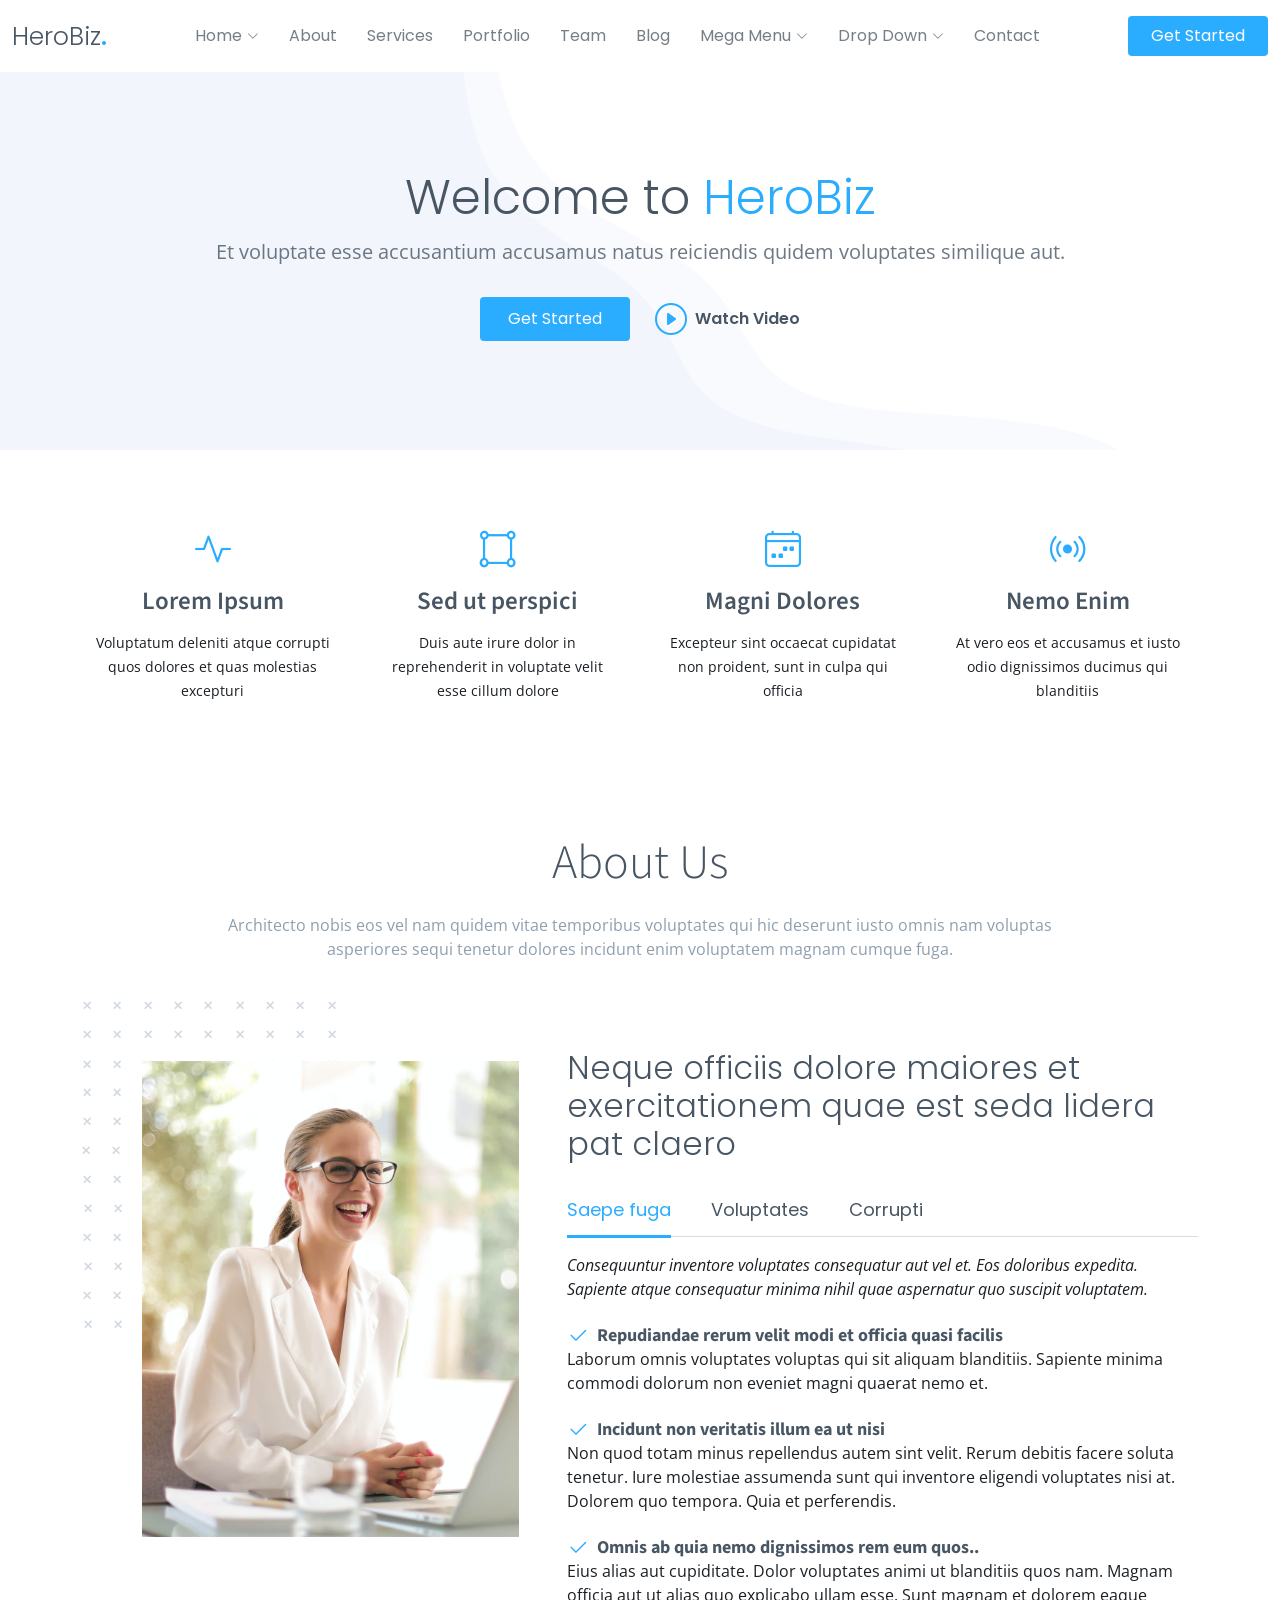
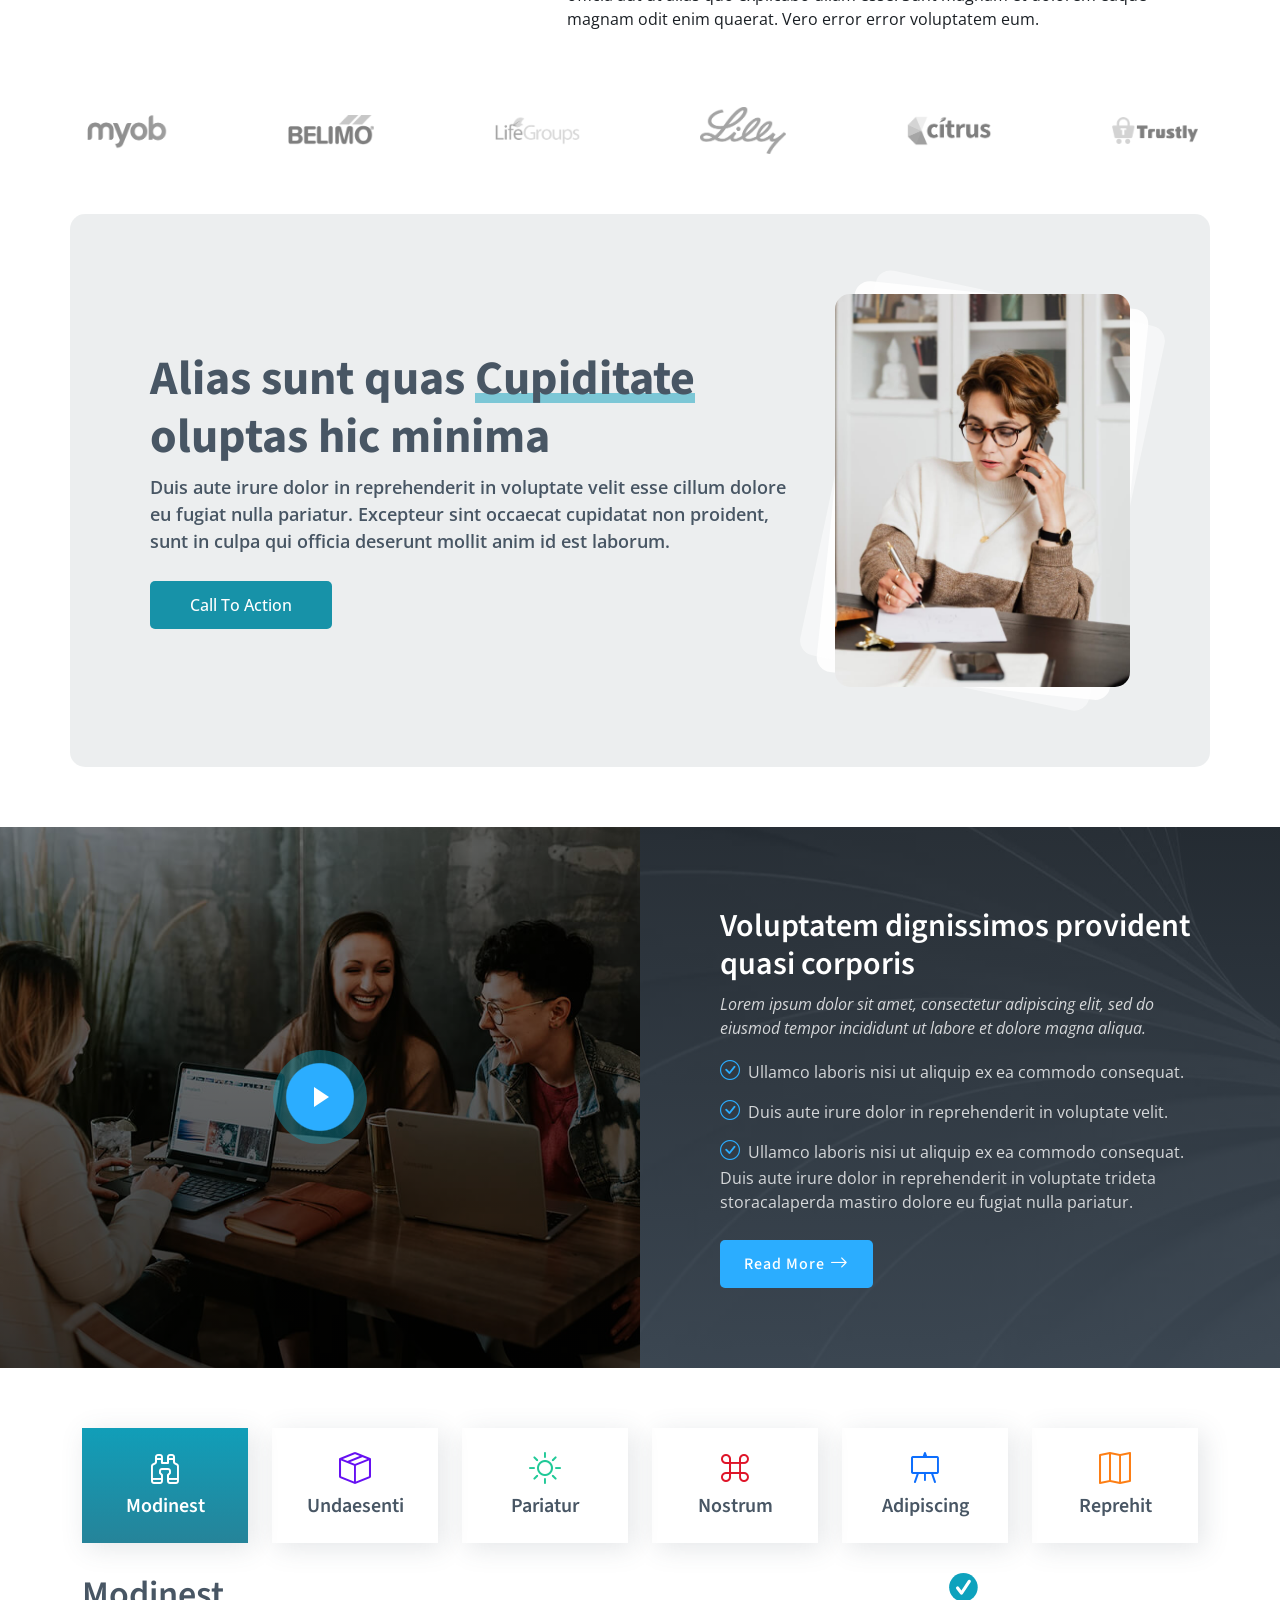
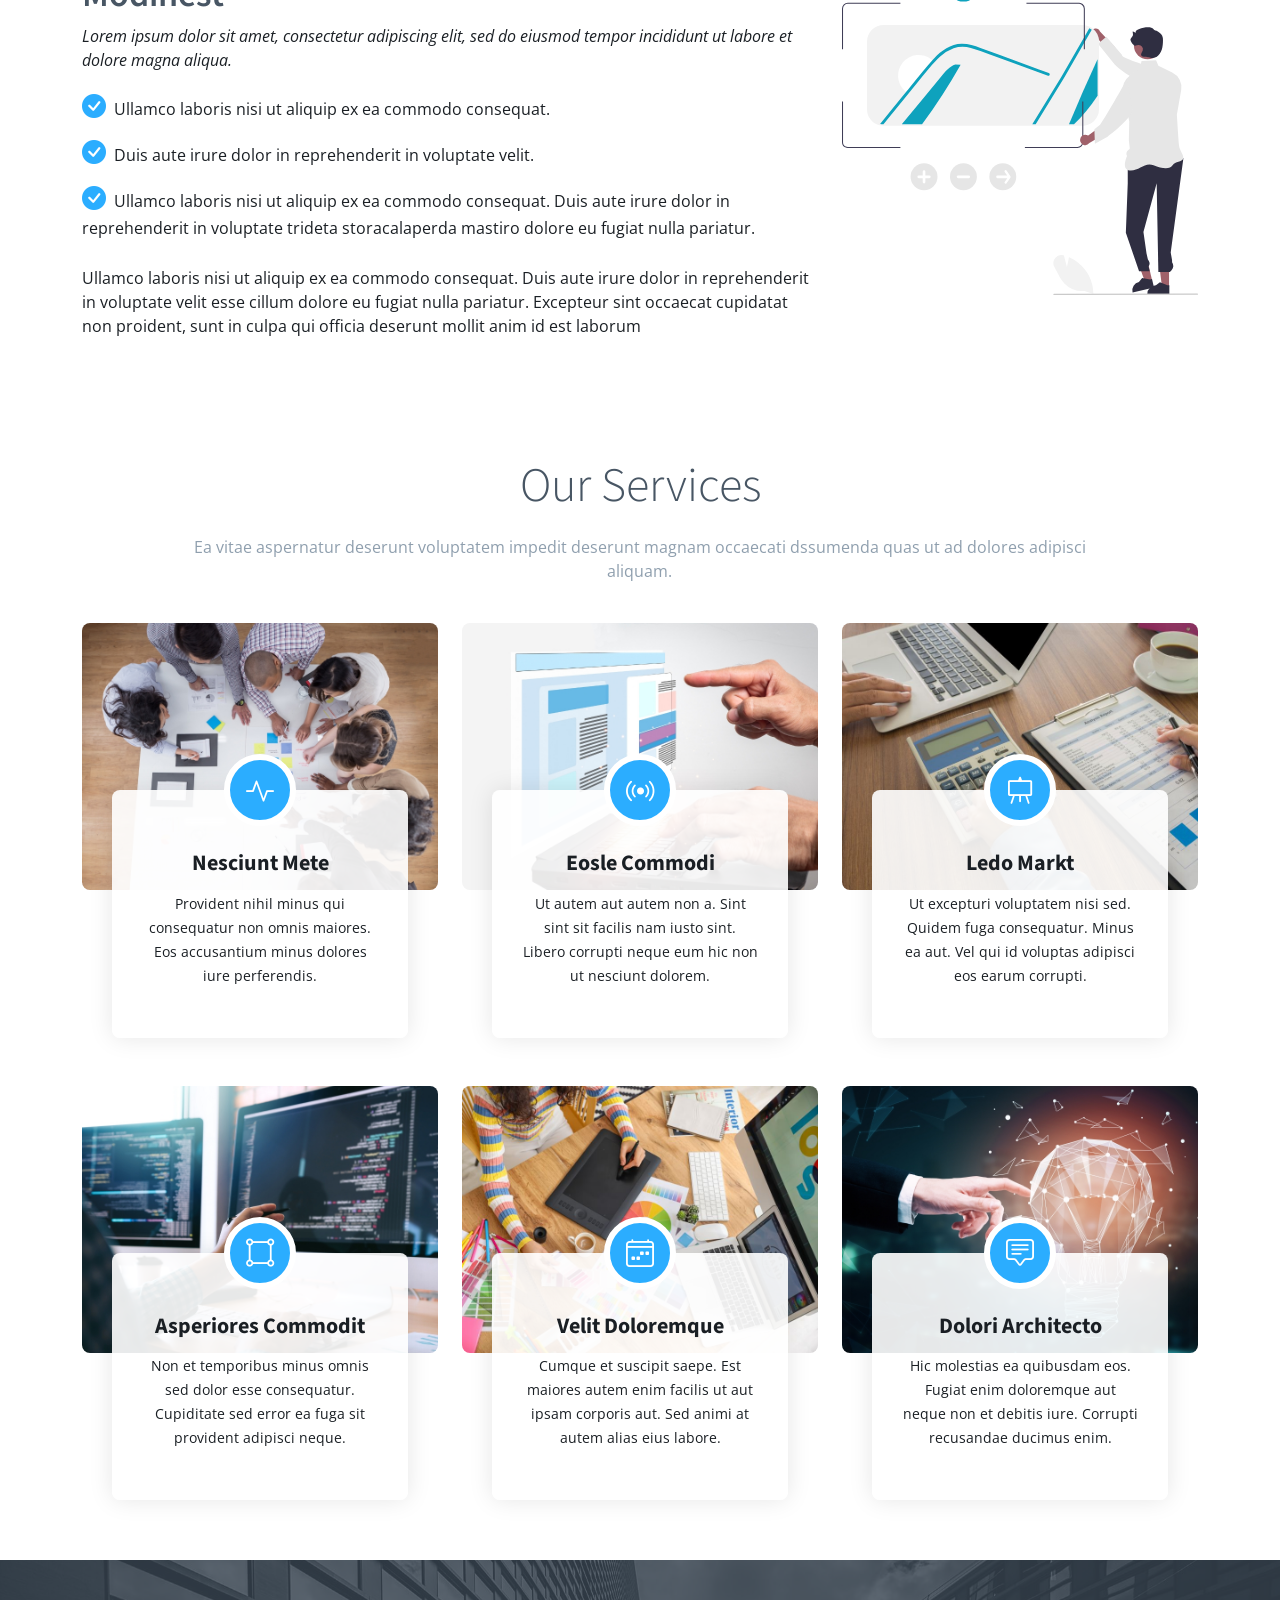
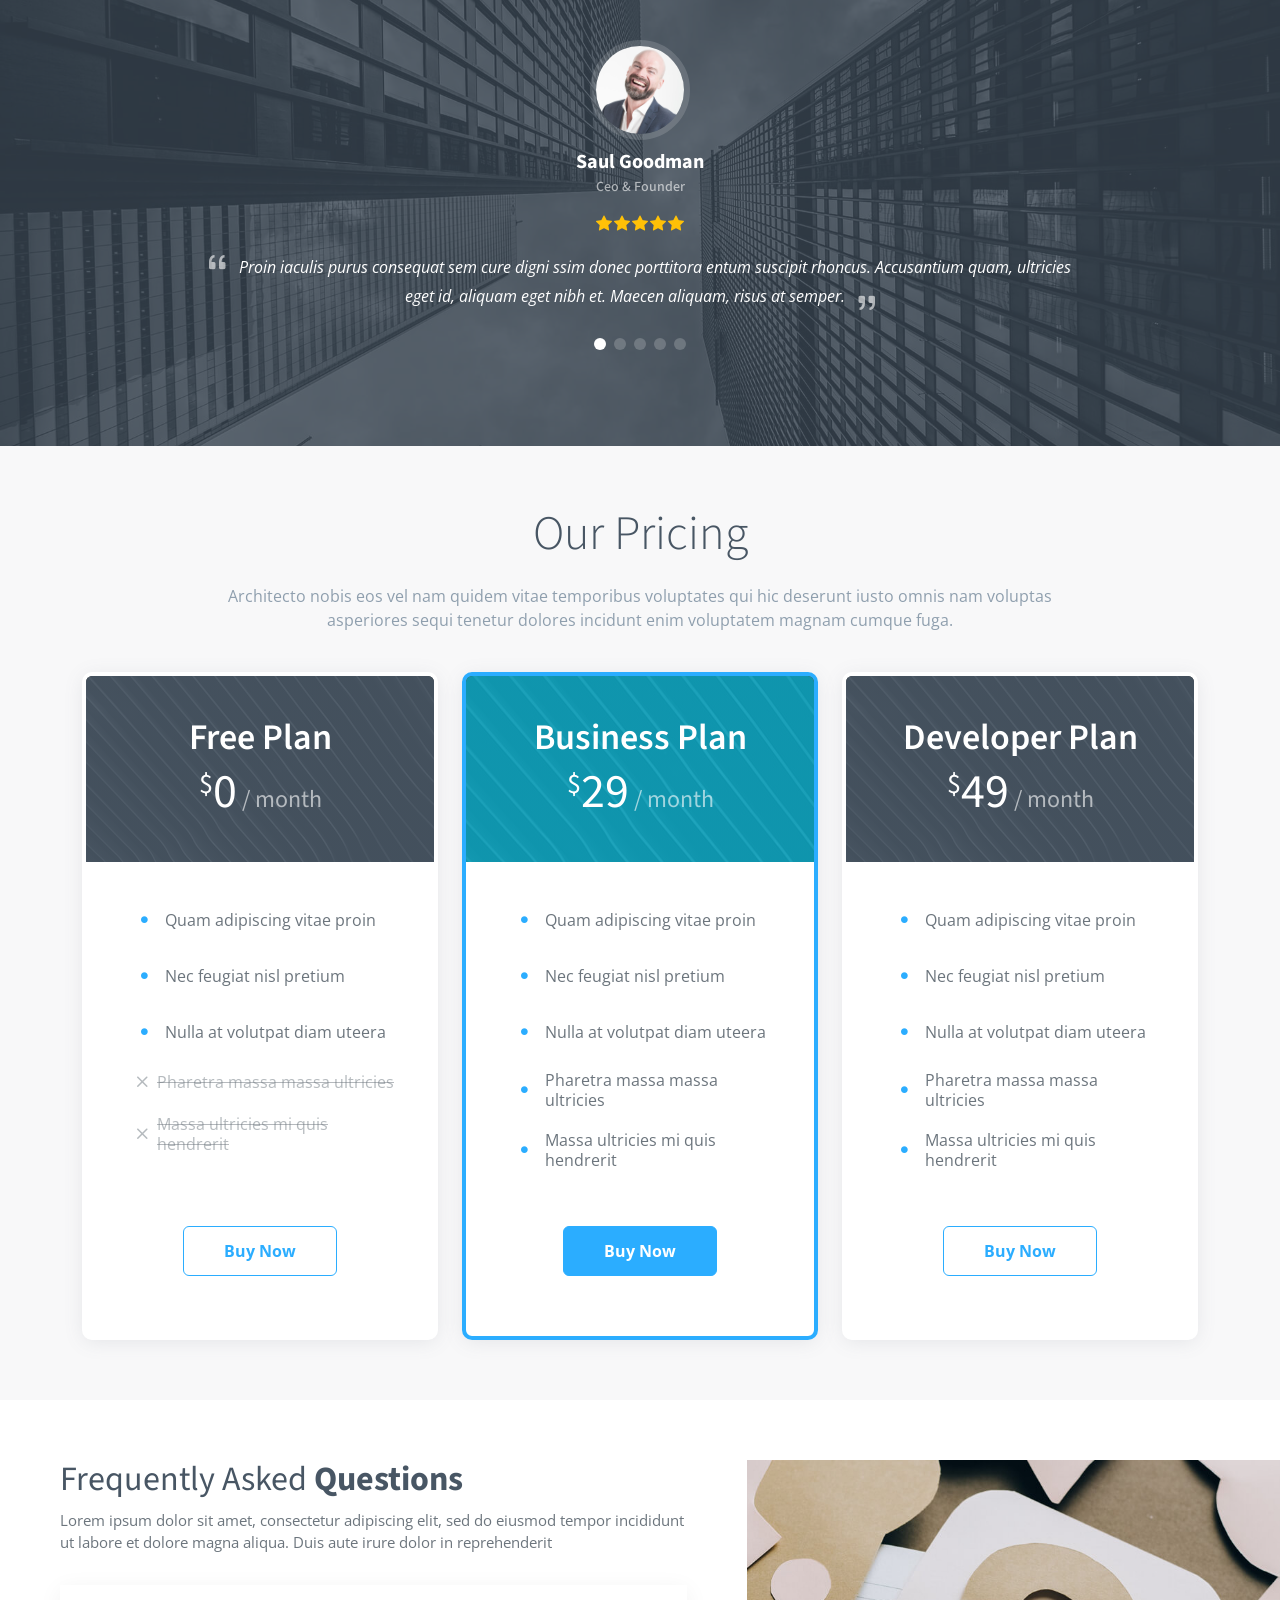
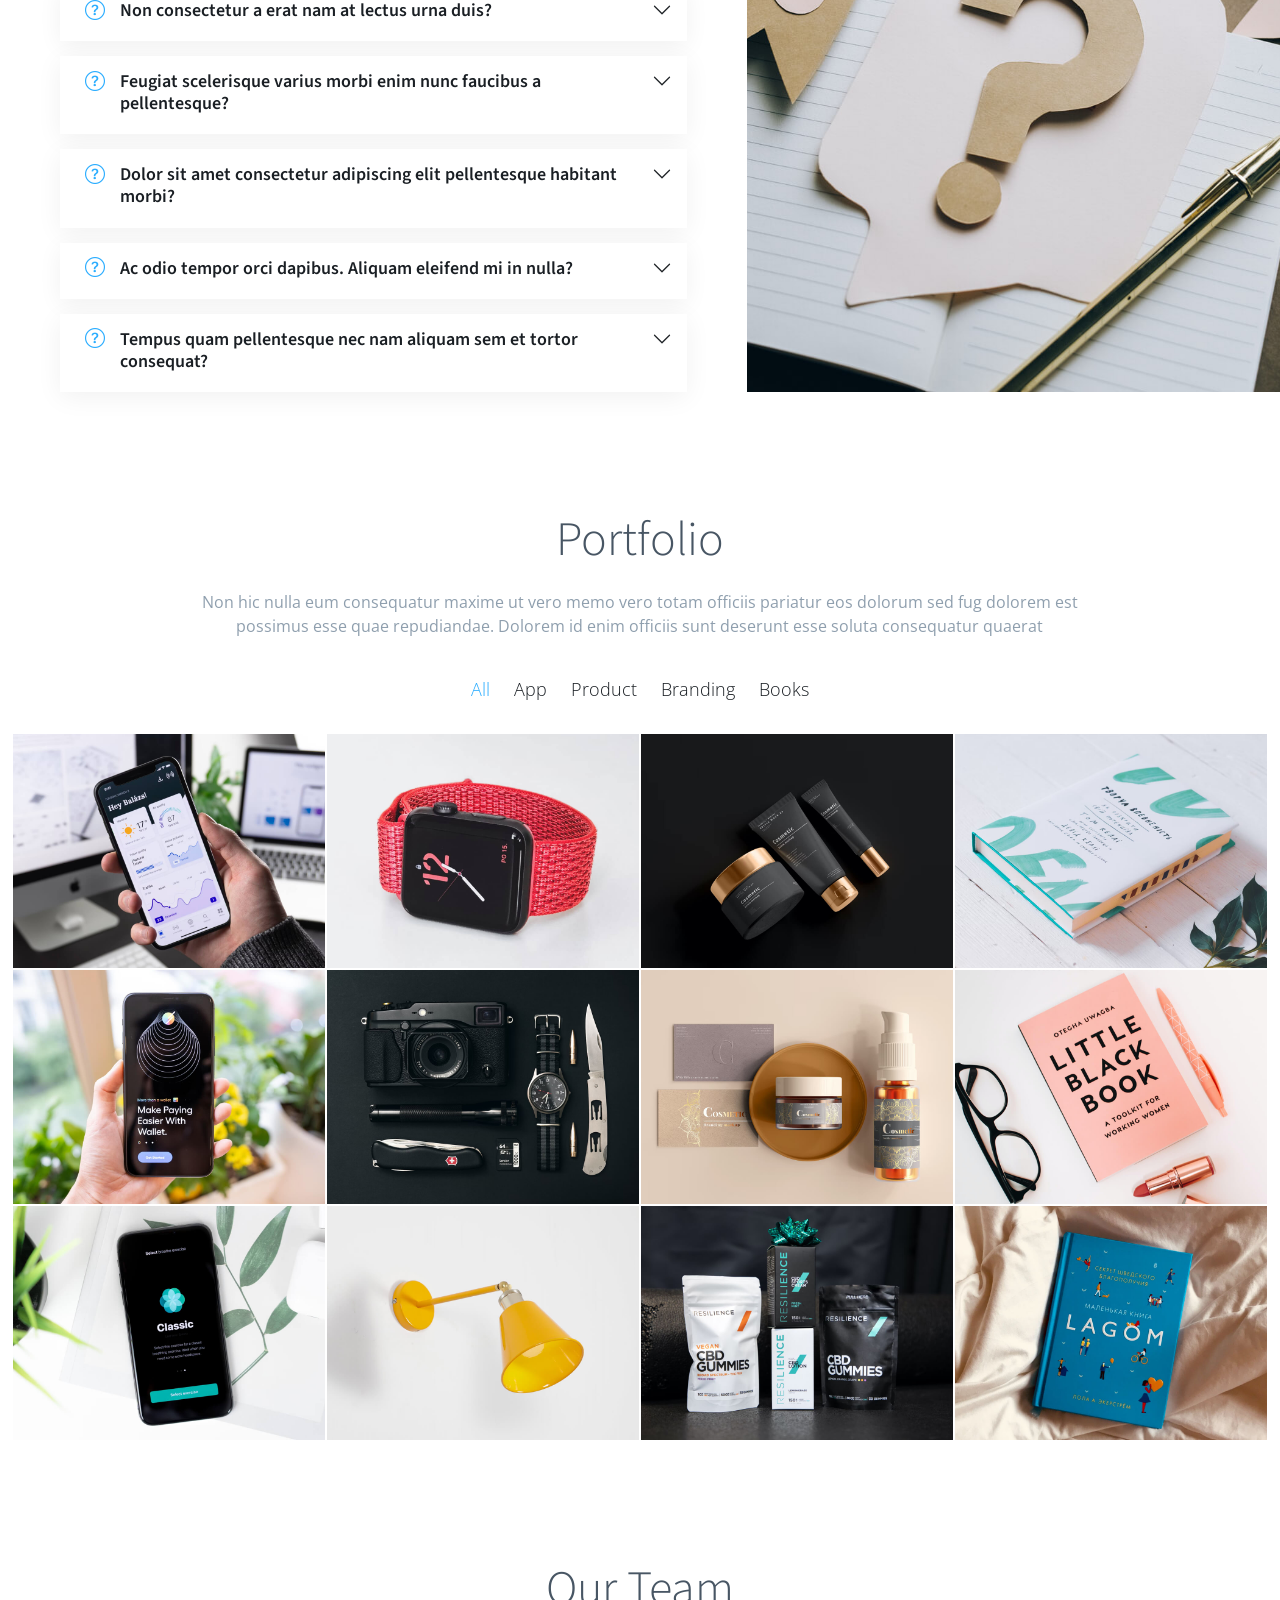
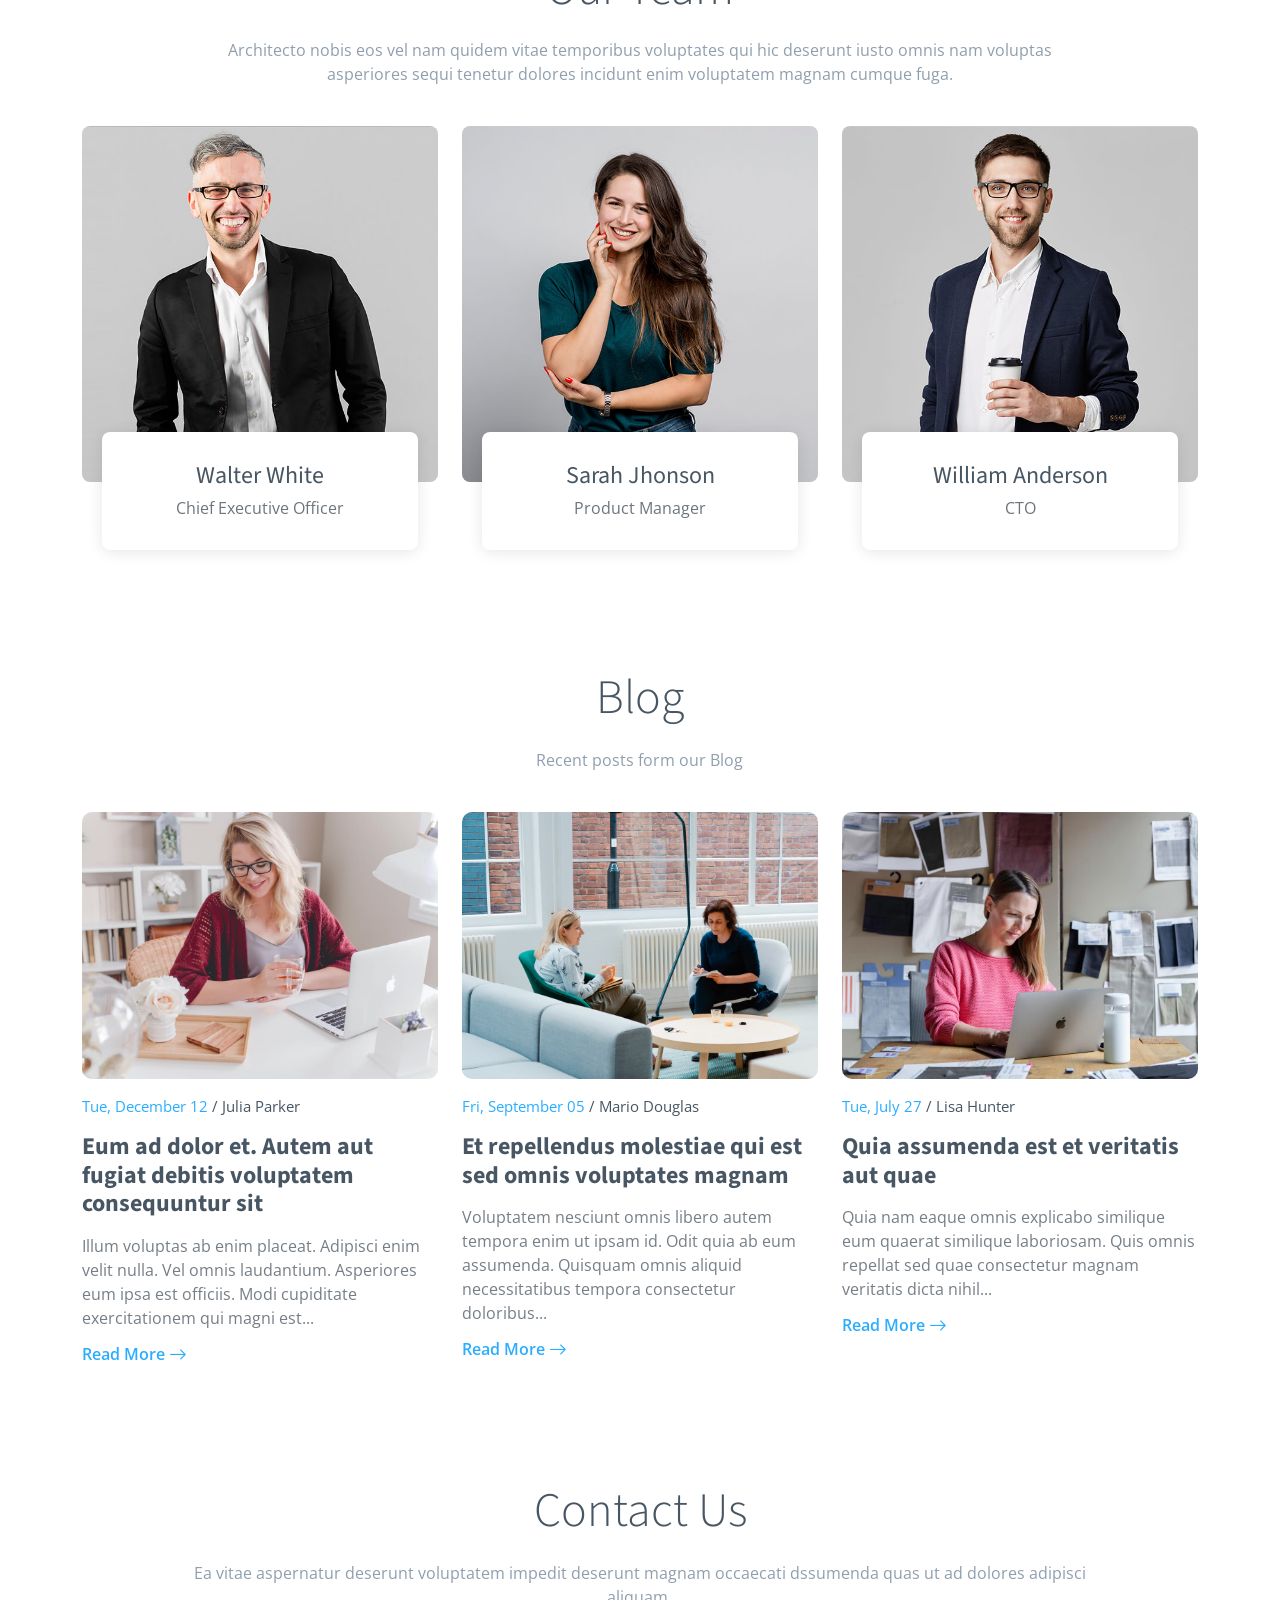
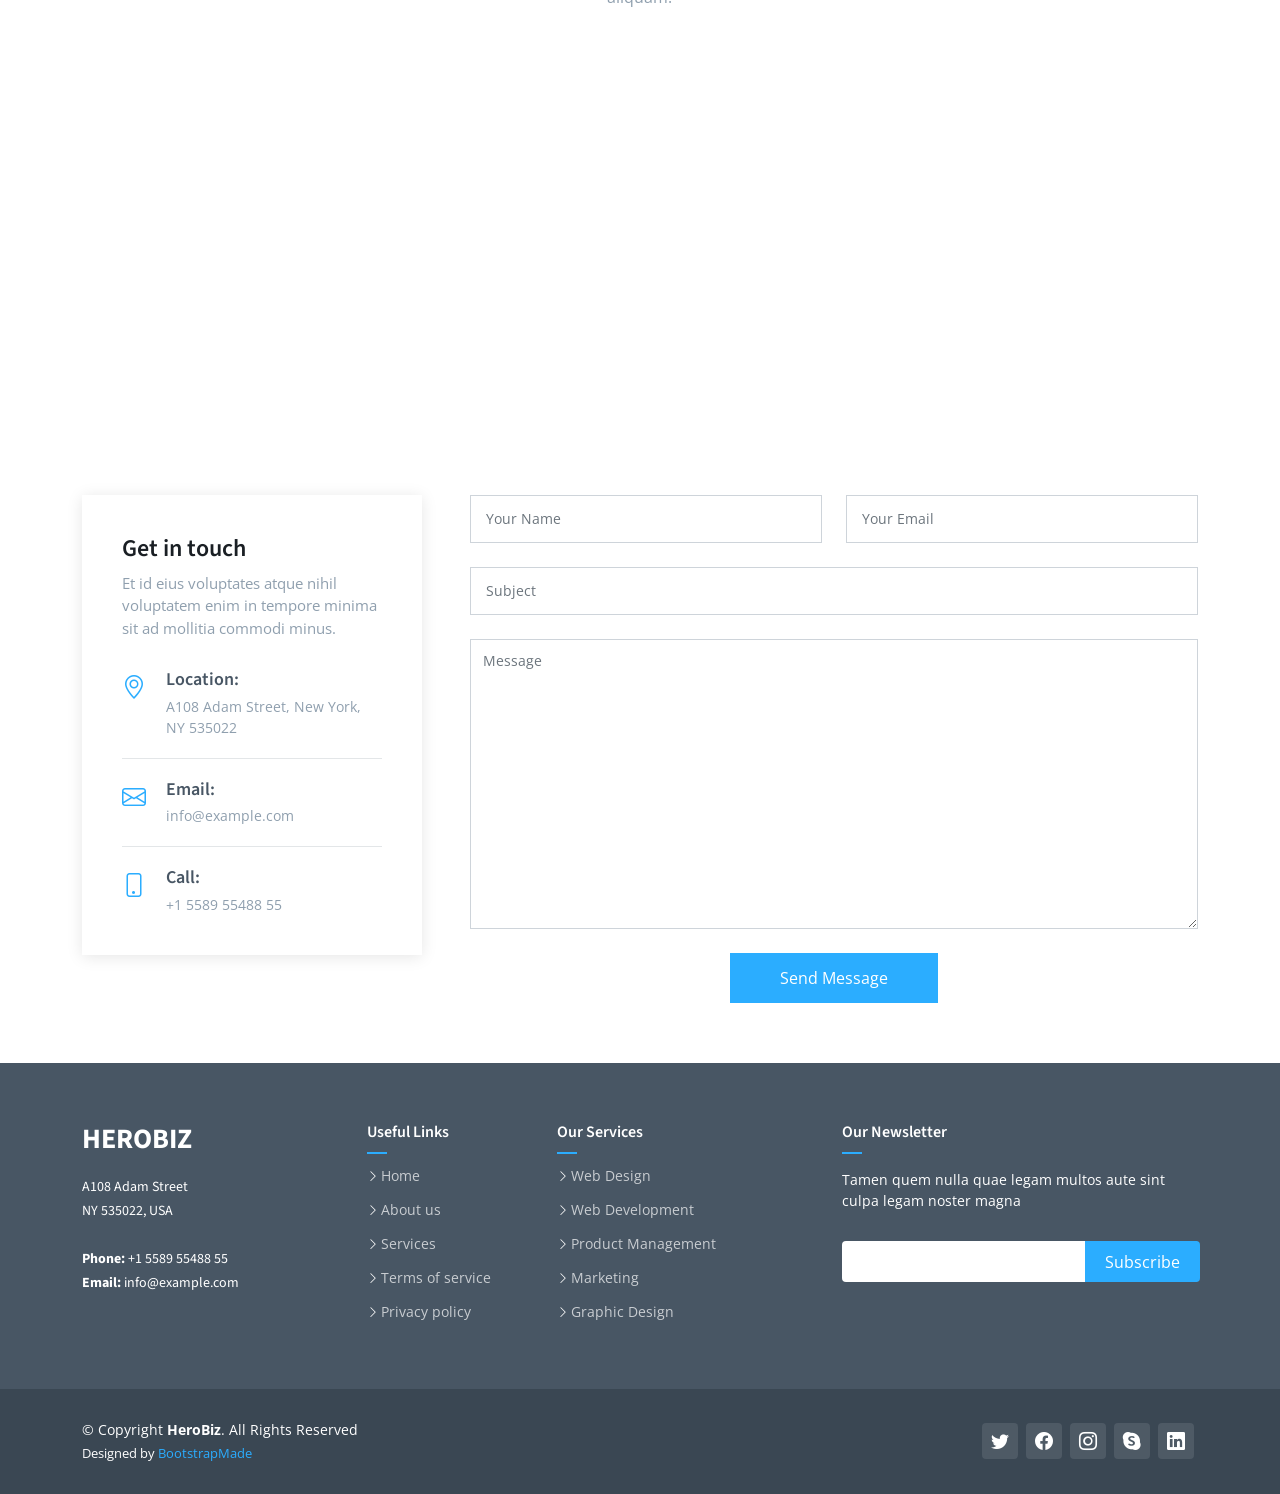
<file: index-4.html>
<!DOCTYPE html>
<html lang="en">

<head>
  <meta charset="utf-8">
  <meta content="width=device-width, initial-scale=1.0" name="viewport">

  <title>HeroBiz Bootstrap Template - Home 4</title>
  <meta content="" name="description">
  <meta content="" name="keywords">

  <!-- Favicons -->
  <link href="assets/img/favicon.png" rel="icon">
  <link href="assets/img/apple-touch-icon.png" rel="apple-touch-icon">

  <!-- Google Fonts -->
  <link rel="preconnect" href="https://fonts.googleapis.com">
  <link rel="preconnect" href="https://fonts.gstatic.com" crossorigin>
  <link href="https://fonts.googleapis.com/css2?family=Open+Sans:ital,wght@0,300;0,400;0,500;0,600;0,700;1,300;1,400;1,500;1,600;1,700&family=Poppins:ital,wght@0,300;0,400;0,500;0,600;0,700;1,300;1,400;1,500;1,600;1,700&family=Source+Sans+Pro:ital,wght@0,300;0,400;0,600;0,700;1,300;1,400;1,600;1,700&display=swap" rel="stylesheet">

  <!-- Vendor CSS Files -->
  <link href="assets/vendor/bootstrap/css/bootstrap.min.css" rel="stylesheet">
  <link href="assets/vendor/bootstrap-icons/bootstrap-icons.css" rel="stylesheet">
  <link href="assets/vendor/aos/aos.css" rel="stylesheet">
  <link href="assets/vendor/glightbox/css/glightbox.min.css" rel="stylesheet">
  <link href="assets/vendor/swiper/swiper-bundle.min.css" rel="stylesheet">

  <!-- Variables CSS Files. Uncomment your preferred color scheme -->
  <link href="assets/css/variables.css" rel="stylesheet">
  <!-- <link href="assets/css/variables-blue.css" rel="stylesheet"> -->
  <!-- <link href="assets/css/variables-green.css" rel="stylesheet"> -->
  <!-- <link href="assets/css/variables-orange.css" rel="stylesheet"> -->
  <!-- <link href="assets/css/variables-purple.css" rel="stylesheet"> -->
  <!-- <link href="assets/css/variables-red.css" rel="stylesheet"> -->
  <!-- <link href="assets/css/variables-pink.css" rel="stylesheet"> -->

  <!-- Template Main CSS File -->
  <link href="assets/css/main.css" rel="stylesheet">

  <!-- =======================================================
  * Template Name: HeroBiz - v2.4.0
  * Template URL: https://bootstrapmade.com/herobiz-bootstrap-business-template/
  * Author: BootstrapMade.com
  * License: https://bootstrapmade.com/license/
  ======================================================== -->
</head>

<body>

  <!-- ======= Header ======= -->
  <header id="header" class="header fixed-top" data-scrollto-offset="0">
    <div class="container-fluid d-flex align-items-center justify-content-between">

      <a href="index.html" class="logo d-flex align-items-center scrollto me-auto me-lg-0">
        <!-- Uncomment the line below if you also wish to use an image logo -->
        <!-- <img src="assets/img/logo.png" alt=""> -->
        <h1>HeroBiz<span>.</span></h1>
      </a>

      <nav id="navbar" class="navbar">
        <ul>

          <li class="dropdown"><a href="#"><span>Home</span> <i class="bi bi-chevron-down dropdown-indicator"></i></a>
            <ul>
              <li><a href="index.html">Home 1 - index.html</a></li>
              <li><a href="index-2.html">Home 2 - index-2.html</a></li>
              <li><a href="index-3.html">Home 3 - index-3.html</a></li>
              <li><a href="index-4.html" class="active">Home 4 - index-4.html</a></li>
            </ul>
          </li>

          <li><a class="nav-link scrollto" href="index.html#about">About</a></li>
          <li><a class="nav-link scrollto" href="index.html#services">Services</a></li>
          <li><a class="nav-link scrollto" href="index.html#portfolio">Portfolio</a></li>
          <li><a class="nav-link scrollto" href="index.html#team">Team</a></li>
          <li><a href="blog.html">Blog</a></li>
          <li class="dropdown megamenu"><a href="#"><span>Mega Menu</span> <i class="bi bi-chevron-down dropdown-indicator"></i></a>
            <ul>
              <li>
                <a href="#">Column 1 link 1</a>
                <a href="#">Column 1 link 2</a>
                <a href="#">Column 1 link 3</a>
              </li>
              <li>
                <a href="#">Column 2 link 1</a>
                <a href="#">Column 2 link 2</a>
                <a href="#">Column 3 link 3</a>
              </li>
              <li>
                <a href="#">Column 3 link 1</a>
                <a href="#">Column 3 link 2</a>
                <a href="#">Column 3 link 3</a>
              </li>
              <li>
                <a href="#">Column 4 link 1</a>
                <a href="#">Column 4 link 2</a>
                <a href="#">Column 4 link 3</a>
              </li>
            </ul>
          </li>
          <li class="dropdown"><a href="#"><span>Drop Down</span> <i class="bi bi-chevron-down dropdown-indicator"></i></a>
            <ul>
              <li><a href="#">Drop Down 1</a></li>
              <li class="dropdown"><a href="#"><span>Deep Drop Down</span> <i class="bi bi-chevron-down dropdown-indicator"></i></a>
                <ul>
                  <li><a href="#">Deep Drop Down 1</a></li>
                  <li><a href="#">Deep Drop Down 2</a></li>
                  <li><a href="#">Deep Drop Down 3</a></li>
                  <li><a href="#">Deep Drop Down 4</a></li>
                  <li><a href="#">Deep Drop Down 5</a></li>
                </ul>
              </li>
              <li><a href="#">Drop Down 2</a></li>
              <li><a href="#">Drop Down 3</a></li>
              <li><a href="#">Drop Down 4</a></li>
            </ul>
          </li>
          <li><a class="nav-link scrollto" href="index.html#contact">Contact</a></li>
        </ul>
        <i class="bi bi-list mobile-nav-toggle d-none"></i>
      </nav><!-- .navbar -->

      <a class="btn-getstarted scrollto" href="index.html#about">Get Started</a>

    </div>
  </header><!-- End Header -->

  <section id="hero-static" class="hero-static d-flex align-items-center">
    <div class="container d-flex flex-column justify-content-center align-items-center text-center position-relative" data-aos="zoom-out">
      <h2>Welcome to <span>HeroBiz</span></h2>
      <p>Et voluptate esse accusantium accusamus natus reiciendis quidem voluptates similique aut.</p>
      <div class="d-flex">
        <a href="#about" class="btn-get-started scrollto">Get Started</a>
        <a href="https://www.youtube.com/watch?v=LXb3EKWsInQ" class="glightbox btn-watch-video d-flex align-items-center"><i class="bi bi-play-circle"></i><span>Watch Video</span></a>
      </div>
    </div>
  </section>

  <main id="main">

    <!-- ======= Featured Services Section ======= -->
    <section id="featured-services" class="featured-services">
      <div class="container">

        <div class="row gy-4">

          <div class="col-xl-3 col-md-6 d-flex" data-aos="zoom-out">
            <div class="service-item position-relative">
              <div class="icon"><i class="bi bi-activity icon"></i></div>
              <h4><a href="" class="stretched-link">Lorem Ipsum</a></h4>
              <p>Voluptatum deleniti atque corrupti quos dolores et quas molestias excepturi</p>
            </div>
          </div><!-- End Service Item -->

          <div class="col-xl-3 col-md-6 d-flex" data-aos="zoom-out" data-aos-delay="200">
            <div class="service-item position-relative">
              <div class="icon"><i class="bi bi-bounding-box-circles icon"></i></div>
              <h4><a href="" class="stretched-link">Sed ut perspici</a></h4>
              <p>Duis aute irure dolor in reprehenderit in voluptate velit esse cillum dolore</p>
            </div>
          </div><!-- End Service Item -->

          <div class="col-xl-3 col-md-6 d-flex" data-aos="zoom-out" data-aos-delay="400">
            <div class="service-item position-relative">
              <div class="icon"><i class="bi bi-calendar4-week icon"></i></div>
              <h4><a href="" class="stretched-link">Magni Dolores</a></h4>
              <p>Excepteur sint occaecat cupidatat non proident, sunt in culpa qui officia</p>
            </div>
          </div><!-- End Service Item -->

          <div class="col-xl-3 col-md-6 d-flex" data-aos="zoom-out" data-aos-delay="600">
            <div class="service-item position-relative">
              <div class="icon"><i class="bi bi-broadcast icon"></i></div>
              <h4><a href="" class="stretched-link">Nemo Enim</a></h4>
              <p>At vero eos et accusamus et iusto odio dignissimos ducimus qui blanditiis</p>
            </div>
          </div><!-- End Service Item -->

        </div>

      </div>
    </section><!-- End Featured Services Section -->

    <!-- ======= About Section ======= -->
    <section id="about" class="about">
      <div class="container" data-aos="fade-up">

        <div class="section-header">
          <h2>About Us</h2>
          <p>Architecto nobis eos vel nam quidem vitae temporibus voluptates qui hic deserunt iusto omnis nam voluptas asperiores sequi tenetur dolores incidunt enim voluptatem magnam cumque fuga.</p>
        </div>

        <div class="row g-4 g-lg-5" data-aos="fade-up" data-aos-delay="200">

          <div class="col-lg-5">
            <div class="about-img">
              <img src="assets/img/about.jpg" class="img-fluid" alt="">
            </div>
          </div>

          <div class="col-lg-7">
            <h3 class="pt-0 pt-lg-5">Neque officiis dolore maiores et exercitationem quae est seda lidera pat claero</h3>

            <!-- Tabs -->
            <ul class="nav nav-pills mb-3">
              <li><a class="nav-link active" data-bs-toggle="pill" href="#tab1">Saepe fuga</a></li>
              <li><a class="nav-link" data-bs-toggle="pill" href="#tab2">Voluptates</a></li>
              <li><a class="nav-link" data-bs-toggle="pill" href="#tab3">Corrupti</a></li>
            </ul><!-- End Tabs -->

            <!-- Tab Content -->
            <div class="tab-content">

              <div class="tab-pane fade show active" id="tab1">

                <p class="fst-italic">Consequuntur inventore voluptates consequatur aut vel et. Eos doloribus expedita. Sapiente atque consequatur minima nihil quae aspernatur quo suscipit voluptatem.</p>

                <div class="d-flex align-items-center mt-4">
                  <i class="bi bi-check2"></i>
                  <h4>Repudiandae rerum velit modi et officia quasi facilis</h4>
                </div>
                <p>Laborum omnis voluptates voluptas qui sit aliquam blanditiis. Sapiente minima commodi dolorum non eveniet magni quaerat nemo et.</p>

                <div class="d-flex align-items-center mt-4">
                  <i class="bi bi-check2"></i>
                  <h4>Incidunt non veritatis illum ea ut nisi</h4>
                </div>
                <p>Non quod totam minus repellendus autem sint velit. Rerum debitis facere soluta tenetur. Iure molestiae assumenda sunt qui inventore eligendi voluptates nisi at. Dolorem quo tempora. Quia et perferendis.</p>

                <div class="d-flex align-items-center mt-4">
                  <i class="bi bi-check2"></i>
                  <h4>Omnis ab quia nemo dignissimos rem eum quos..</h4>
                </div>
                <p>Eius alias aut cupiditate. Dolor voluptates animi ut blanditiis quos nam. Magnam officia aut ut alias quo explicabo ullam esse. Sunt magnam et dolorem eaque magnam odit enim quaerat. Vero error error voluptatem eum.</p>

              </div><!-- End Tab 1 Content -->

              <div class="tab-pane fade show" id="tab2">

                <p class="fst-italic">Consequuntur inventore voluptates consequatur aut vel et. Eos doloribus expedita. Sapiente atque consequatur minima nihil quae aspernatur quo suscipit voluptatem.</p>

                <div class="d-flex align-items-center mt-4">
                  <i class="bi bi-check2"></i>
                  <h4>Repudiandae rerum velit modi et officia quasi facilis</h4>
                </div>
                <p>Laborum omnis voluptates voluptas qui sit aliquam blanditiis. Sapiente minima commodi dolorum non eveniet magni quaerat nemo et.</p>

                <div class="d-flex align-items-center mt-4">
                  <i class="bi bi-check2"></i>
                  <h4>Incidunt non veritatis illum ea ut nisi</h4>
                </div>
                <p>Non quod totam minus repellendus autem sint velit. Rerum debitis facere soluta tenetur. Iure molestiae assumenda sunt qui inventore eligendi voluptates nisi at. Dolorem quo tempora. Quia et perferendis.</p>

                <div class="d-flex align-items-center mt-4">
                  <i class="bi bi-check2"></i>
                  <h4>Omnis ab quia nemo dignissimos rem eum quos..</h4>
                </div>
                <p>Eius alias aut cupiditate. Dolor voluptates animi ut blanditiis quos nam. Magnam officia aut ut alias quo explicabo ullam esse. Sunt magnam et dolorem eaque magnam odit enim quaerat. Vero error error voluptatem eum.</p>

              </div><!-- End Tab 2 Content -->

              <div class="tab-pane fade show" id="tab3">

                <p class="fst-italic">Consequuntur inventore voluptates consequatur aut vel et. Eos doloribus expedita. Sapiente atque consequatur minima nihil quae aspernatur quo suscipit voluptatem.</p>

                <div class="d-flex align-items-center mt-4">
                  <i class="bi bi-check2"></i>
                  <h4>Repudiandae rerum velit modi et officia quasi facilis</h4>
                </div>
                <p>Laborum omnis voluptates voluptas qui sit aliquam blanditiis. Sapiente minima commodi dolorum non eveniet magni quaerat nemo et.</p>

                <div class="d-flex align-items-center mt-4">
                  <i class="bi bi-check2"></i>
                  <h4>Incidunt non veritatis illum ea ut nisi</h4>
                </div>
                <p>Non quod totam minus repellendus autem sint velit. Rerum debitis facere soluta tenetur. Iure molestiae assumenda sunt qui inventore eligendi voluptates nisi at. Dolorem quo tempora. Quia et perferendis.</p>

                <div class="d-flex align-items-center mt-4">
                  <i class="bi bi-check2"></i>
                  <h4>Omnis ab quia nemo dignissimos rem eum quos..</h4>
                </div>
                <p>Eius alias aut cupiditate. Dolor voluptates animi ut blanditiis quos nam. Magnam officia aut ut alias quo explicabo ullam esse. Sunt magnam et dolorem eaque magnam odit enim quaerat. Vero error error voluptatem eum.</p>

              </div><!-- End Tab 3 Content -->

            </div>

          </div>

        </div>

      </div>
    </section><!-- End About Section -->

    <!-- ======= Clients Section ======= -->
    <section id="clients" class="clients">
      <div class="container" data-aos="zoom-out">

        <div class="clients-slider swiper">
          <div class="swiper-wrapper align-items-center">
            <div class="swiper-slide"><img src="assets/img/clients/client-1.png" class="img-fluid" alt=""></div>
            <div class="swiper-slide"><img src="assets/img/clients/client-2.png" class="img-fluid" alt=""></div>
            <div class="swiper-slide"><img src="assets/img/clients/client-3.png" class="img-fluid" alt=""></div>
            <div class="swiper-slide"><img src="assets/img/clients/client-4.png" class="img-fluid" alt=""></div>
            <div class="swiper-slide"><img src="assets/img/clients/client-5.png" class="img-fluid" alt=""></div>
            <div class="swiper-slide"><img src="assets/img/clients/client-6.png" class="img-fluid" alt=""></div>
            <div class="swiper-slide"><img src="assets/img/clients/client-7.png" class="img-fluid" alt=""></div>
            <div class="swiper-slide"><img src="assets/img/clients/client-8.png" class="img-fluid" alt=""></div>
          </div>
        </div>

      </div>
    </section><!-- End Clients Section -->

    <!-- ======= Call To Action Section ======= -->
    <section id="cta" class="cta">
      <div class="container" data-aos="zoom-out">

        <div class="row g-5">

          <div class="col-lg-8 col-md-6 content d-flex flex-column justify-content-center order-last order-md-first">
            <h3>Alias sunt quas <em>Cupiditate</em> oluptas hic minima</h3>
            <p> Duis aute irure dolor in reprehenderit in voluptate velit esse cillum dolore eu fugiat nulla pariatur. Excepteur sint occaecat cupidatat non proident, sunt in culpa qui officia deserunt mollit anim id est laborum.</p>
            <a class="cta-btn align-self-start" href="#">Call To Action</a>
          </div>

          <div class="col-lg-4 col-md-6 order-first order-md-last d-flex align-items-center">
            <div class="img">
              <img src="assets/img/cta.jpg" alt="" class="img-fluid">
            </div>
          </div>

        </div>

      </div>
    </section><!-- End Call To Action Section -->

    <!-- ======= On Focus Section ======= -->
    <section id="onfocus" class="onfocus">
      <div class="container-fluid p-0" data-aos="fade-up">

        <div class="row g-0">
          <div class="col-lg-6 video-play position-relative">
            <a href="https://www.youtube.com/watch?v=LXb3EKWsInQ" class="glightbox play-btn"></a>
          </div>
          <div class="col-lg-6">
            <div class="content d-flex flex-column justify-content-center h-100">
              <h3>Voluptatem dignissimos provident quasi corporis</h3>
              <p class="fst-italic">
                Lorem ipsum dolor sit amet, consectetur adipiscing elit, sed do eiusmod tempor incididunt ut labore et dolore
                magna aliqua.
              </p>
              <ul>
                <li><i class="bi bi-check-circle"></i> Ullamco laboris nisi ut aliquip ex ea commodo consequat.</li>
                <li><i class="bi bi-check-circle"></i> Duis aute irure dolor in reprehenderit in voluptate velit.</li>
                <li><i class="bi bi-check-circle"></i> Ullamco laboris nisi ut aliquip ex ea commodo consequat. Duis aute irure dolor in reprehenderit in voluptate trideta storacalaperda mastiro dolore eu fugiat nulla pariatur.</li>
              </ul>
              <a href="#" class="read-more align-self-start"><span>Read More</span><i class="bi bi-arrow-right"></i></a>
            </div>
          </div>
        </div>

      </div>
    </section><!-- End On Focus Section -->

    <!-- ======= Features Section ======= -->
    <section id="features" class="features">
      <div class="container" data-aos="fade-up">

        <ul class="nav nav-tabs row gy-4 d-flex">

          <li class="nav-item col-6 col-md-4 col-lg-2">
            <a class="nav-link active show" data-bs-toggle="tab" data-bs-target="#tab-1">
              <i class="bi bi-binoculars color-cyan"></i>
              <h4>Modinest</h4>
            </a>
          </li><!-- End Tab 1 Nav -->

          <li class="nav-item col-6 col-md-4 col-lg-2">
            <a class="nav-link" data-bs-toggle="tab" data-bs-target="#tab-2">
              <i class="bi bi-box-seam color-indigo"></i>
              <h4>Undaesenti</h4>
            </a>
          </li><!-- End Tab 2 Nav -->

          <li class="nav-item col-6 col-md-4 col-lg-2">
            <a class="nav-link" data-bs-toggle="tab" data-bs-target="#tab-3">
              <i class="bi bi-brightness-high color-teal"></i>
              <h4>Pariatur</h4>
            </a>
          </li><!-- End Tab 3 Nav -->

          <li class="nav-item col-6 col-md-4 col-lg-2">
            <a class="nav-link" data-bs-toggle="tab" data-bs-target="#tab-4">
              <i class="bi bi-command color-red"></i>
              <h4>Nostrum</h4>
            </a>
          </li><!-- End Tab 4 Nav -->

          <li class="nav-item col-6 col-md-4 col-lg-2">
            <a class="nav-link" data-bs-toggle="tab" data-bs-target="#tab-5">
              <i class="bi bi-easel color-blue"></i>
              <h4>Adipiscing</h4>
            </a>
          </li><!-- End Tab 5 Nav -->

          <li class="nav-item col-6 col-md-4 col-lg-2">
            <a class="nav-link" data-bs-toggle="tab" data-bs-target="#tab-6">
              <i class="bi bi-map color-orange"></i>
              <h4>Reprehit</h4>
            </a>
          </li><!-- End Tab 6 Nav -->

        </ul>

        <div class="tab-content">

          <div class="tab-pane active show" id="tab-1">
            <div class="row gy-4">
              <div class="col-lg-8 order-2 order-lg-1" data-aos="fade-up" data-aos-delay="100">
                <h3>Modinest</h3>
                <p class="fst-italic">
                  Lorem ipsum dolor sit amet, consectetur adipiscing elit, sed do eiusmod tempor incididunt ut labore et dolore
                  magna aliqua.
                </p>
                <ul>
                  <li><i class="bi bi-check-circle-fill"></i> Ullamco laboris nisi ut aliquip ex ea commodo consequat.</li>
                  <li><i class="bi bi-check-circle-fill"></i> Duis aute irure dolor in reprehenderit in voluptate velit.</li>
                  <li><i class="bi bi-check-circle-fill"></i> Ullamco laboris nisi ut aliquip ex ea commodo consequat. Duis aute irure dolor in reprehenderit in voluptate trideta storacalaperda mastiro dolore eu fugiat nulla pariatur.</li>
                </ul>
                <p>
                  Ullamco laboris nisi ut aliquip ex ea commodo consequat. Duis aute irure dolor in reprehenderit in voluptate
                  velit esse cillum dolore eu fugiat nulla pariatur. Excepteur sint occaecat cupidatat non proident, sunt in
                  culpa qui officia deserunt mollit anim id est laborum
                </p>
              </div>
              <div class="col-lg-4 order-1 order-lg-2 text-center" data-aos="fade-up" data-aos-delay="200">
                <img src="assets/img/features-1.svg" alt="" class="img-fluid">
              </div>
            </div>
          </div><!-- End Tab Content 1 -->

          <div class="tab-pane" id="tab-2">
            <div class="row gy-4">
              <div class="col-lg-8 order-2 order-lg-1">
                <h3>Undaesenti</h3>
                <p>
                  Ullamco laboris nisi ut aliquip ex ea commodo consequat. Duis aute irure dolor in reprehenderit in voluptate
                  velit esse cillum dolore eu fugiat nulla pariatur. Excepteur sint occaecat cupidatat non proident, sunt in
                  culpa qui officia deserunt mollit anim id est laborum
                </p>
                <p class="fst-italic">
                  Lorem ipsum dolor sit amet, consectetur adipiscing elit, sed do eiusmod tempor incididunt ut labore et dolore
                  magna aliqua.
                </p>
                <ul>
                  <li><i class="bi bi-check-circle-fill"></i> Ullamco laboris nisi ut aliquip ex ea commodo consequat.</li>
                  <li><i class="bi bi-check-circle-fill"></i> Duis aute irure dolor in reprehenderit in voluptate velit.</li>
                  <li><i class="bi bi-check-circle-fill"></i> Provident mollitia neque rerum asperiores dolores quos qui a. Ipsum neque dolor voluptate nisi sed.</li>
                  <li><i class="bi bi-check-circle-fill"></i> Ullamco laboris nisi ut aliquip ex ea commodo consequat. Duis aute irure dolor in reprehenderit in voluptate trideta storacalaperda mastiro dolore eu fugiat nulla pariatur.</li>
                </ul>
              </div>
              <div class="col-lg-4 order-1 order-lg-2 text-center">
                <img src="assets/img/features-2.svg" alt="" class="img-fluid">
              </div>
            </div>
          </div><!-- End Tab Content 2 -->

          <div class="tab-pane" id="tab-3">
            <div class="row gy-4">
              <div class="col-lg-8 order-2 order-lg-1">
                <h3>Pariatur</h3>
                <p>
                  Ullamco laboris nisi ut aliquip ex ea commodo consequat. Duis aute irure dolor in reprehenderit in voluptate
                  velit esse cillum dolore eu fugiat nulla pariatur. Excepteur sint occaecat cupidatat non proident, sunt in
                  culpa qui officia deserunt mollit anim id est laborum
                </p>
                <ul>
                  <li><i class="bi bi-check-circle-fill"></i> Ullamco laboris nisi ut aliquip ex ea commodo consequat.</li>
                  <li><i class="bi bi-check-circle-fill"></i> Duis aute irure dolor in reprehenderit in voluptate velit.</li>
                  <li><i class="bi bi-check-circle-fill"></i> Provident mollitia neque rerum asperiores dolores quos qui a. Ipsum neque dolor voluptate nisi sed.</li>
                </ul>
                <p class="fst-italic">
                  Lorem ipsum dolor sit amet, consectetur adipiscing elit, sed do eiusmod tempor incididunt ut labore et dolore
                  magna aliqua.
                </p>
              </div>
              <div class="col-lg-4 order-1 order-lg-2 text-center">
                <img src="assets/img/features-3.svg" alt="" class="img-fluid">
              </div>
            </div>
          </div><!-- End Tab Content 3 -->

          <div class="tab-pane" id="tab-4">
            <div class="row gy-4">
              <div class="col-lg-8 order-2 order-lg-1">
                <h3>Nostrum</h3>
                <p>
                  Ullamco laboris nisi ut aliquip ex ea commodo consequat. Duis aute irure dolor in reprehenderit in voluptate
                  velit esse cillum dolore eu fugiat nulla pariatur. Excepteur sint occaecat cupidatat non proident, sunt in
                  culpa qui officia deserunt mollit anim id est laborum
                </p>
                <p class="fst-italic">
                  Lorem ipsum dolor sit amet, consectetur adipiscing elit, sed do eiusmod tempor incididunt ut labore et dolore
                  magna aliqua.
                </p>
                <ul>
                  <li><i class="bi bi-check-circle-fill"></i> Ullamco laboris nisi ut aliquip ex ea commodo consequat.</li>
                  <li><i class="bi bi-check-circle-fill"></i> Duis aute irure dolor in reprehenderit in voluptate velit.</li>
                  <li><i class="bi bi-check-circle-fill"></i> Ullamco laboris nisi ut aliquip ex ea commodo consequat. Duis aute irure dolor in reprehenderit in voluptate trideta storacalaperda mastiro dolore eu fugiat nulla pariatur.</li>
                </ul>
              </div>
              <div class="col-lg-4 order-1 order-lg-2 text-center">
                <img src="assets/img/features-4.svg" alt="" class="img-fluid">
              </div>
            </div>
          </div><!-- End Tab Content 4 -->

          <div class="tab-pane" id="tab-5">
            <div class="row gy-4">
              <div class="col-lg-8 order-2 order-lg-1">
                <h3>Adipiscing</h3>
                <p>
                  Ullamco laboris nisi ut aliquip ex ea commodo consequat. Duis aute irure dolor in reprehenderit in voluptate
                  velit esse cillum dolore eu fugiat nulla pariatur. Excepteur sint occaecat cupidatat non proident, sunt in
                  culpa qui officia deserunt mollit anim id est laborum
                </p>
                <p class="fst-italic">
                  Lorem ipsum dolor sit amet, consectetur adipiscing elit, sed do eiusmod tempor incididunt ut labore et dolore
                  magna aliqua.
                </p>
                <ul>
                  <li><i class="bi bi-check-circle-fill"></i> Ullamco laboris nisi ut aliquip ex ea commodo consequat.</li>
                  <li><i class="bi bi-check-circle-fill"></i> Duis aute irure dolor in reprehenderit in voluptate velit.</li>
                  <li><i class="bi bi-check-circle-fill"></i> Ullamco laboris nisi ut aliquip ex ea commodo consequat. Duis aute irure dolor in reprehenderit in voluptate trideta storacalaperda mastiro dolore eu fugiat nulla pariatur.</li>
                </ul>
              </div>
              <div class="col-lg-4 order-1 order-lg-2 text-center">
                <img src="assets/img/features-5.svg" alt="" class="img-fluid">
              </div>
            </div>
          </div><!-- End Tab Content 5 -->

          <div class="tab-pane" id="tab-6">
            <div class="row gy-4">
              <div class="col-lg-8 order-2 order-lg-1">
                <h3>Reprehit</h3>
                <p>
                  Ullamco laboris nisi ut aliquip ex ea commodo consequat. Duis aute irure dolor in reprehenderit in voluptate
                  velit esse cillum dolore eu fugiat nulla pariatur. Excepteur sint occaecat cupidatat non proident, sunt in
                  culpa qui officia deserunt mollit anim id est laborum
                </p>
                <p class="fst-italic">
                  Lorem ipsum dolor sit amet, consectetur adipiscing elit, sed do eiusmod tempor incididunt ut labore et dolore
                  magna aliqua.
                </p>
                <ul>
                  <li><i class="bi bi-check-circle-fill"></i> Ullamco laboris nisi ut aliquip ex ea commodo consequat.</li>
                  <li><i class="bi bi-check-circle-fill"></i> Duis aute irure dolor in reprehenderit in voluptate velit.</li>
                  <li><i class="bi bi-check-circle-fill"></i> Ullamco laboris nisi ut aliquip ex ea commodo consequat. Duis aute irure dolor in reprehenderit in voluptate trideta storacalaperda mastiro dolore eu fugiat nulla pariatur.</li>
                </ul>
              </div>
              <div class="col-lg-4 order-1 order-lg-2 text-center">
                <img src="assets/img/features-6.svg" alt="" class="img-fluid">
              </div>
            </div>
          </div><!-- End Tab Content 6 -->

        </div>

      </div>
    </section><!-- End Features Section -->

    <!-- ======= Services Section ======= -->
    <section id="services" class="services">
      <div class="container" data-aos="fade-up">

        <div class="section-header">
          <h2>Our Services</h2>
          <p>Ea vitae aspernatur deserunt voluptatem impedit deserunt magnam occaecati dssumenda quas ut ad dolores adipisci aliquam.</p>
        </div>

        <div class="row gy-5">

          <div class="col-xl-4 col-md-6" data-aos="zoom-in" data-aos-delay="200">
            <div class="service-item">
              <div class="img">
                <img src="assets/img/services-1.jpg" class="img-fluid" alt="">
              </div>
              <div class="details position-relative">
                <div class="icon">
                  <i class="bi bi-activity"></i>
                </div>
                <a href="#" class="stretched-link">
                  <h3>Nesciunt Mete</h3>
                </a>
                <p>Provident nihil minus qui consequatur non omnis maiores. Eos accusantium minus dolores iure perferendis.</p>
              </div>
            </div>
          </div><!-- End Service Item -->

          <div class="col-xl-4 col-md-6" data-aos="zoom-in" data-aos-delay="300">
            <div class="service-item">
              <div class="img">
                <img src="assets/img/services-2.jpg" class="img-fluid" alt="">
              </div>
              <div class="details position-relative">
                <div class="icon">
                  <i class="bi bi-broadcast"></i>
                </div>
                <a href="#" class="stretched-link">
                  <h3>Eosle Commodi</h3>
                </a>
                <p>Ut autem aut autem non a. Sint sint sit facilis nam iusto sint. Libero corrupti neque eum hic non ut nesciunt dolorem.</p>
              </div>
            </div>
          </div><!-- End Service Item -->

          <div class="col-xl-4 col-md-6" data-aos="zoom-in" data-aos-delay="400">
            <div class="service-item">
              <div class="img">
                <img src="assets/img/services-3.jpg" class="img-fluid" alt="">
              </div>
              <div class="details position-relative">
                <div class="icon">
                  <i class="bi bi-easel"></i>
                </div>
                <a href="#" class="stretched-link">
                  <h3>Ledo Markt</h3>
                </a>
                <p>Ut excepturi voluptatem nisi sed. Quidem fuga consequatur. Minus ea aut. Vel qui id voluptas adipisci eos earum corrupti.</p>
              </div>
            </div>
          </div><!-- End Service Item -->

          <div class="col-xl-4 col-md-6" data-aos="zoom-in" data-aos-delay="500">
            <div class="service-item">
              <div class="img">
                <img src="assets/img/services-4.jpg" class="img-fluid" alt="">
              </div>
              <div class="details position-relative">
                <div class="icon">
                  <i class="bi bi-bounding-box-circles"></i>
                </div>
                <a href="#" class="stretched-link">
                  <h3>Asperiores Commodit</h3>
                </a>
                <p>Non et temporibus minus omnis sed dolor esse consequatur. Cupiditate sed error ea fuga sit provident adipisci neque.</p>
                <a href="#" class="stretched-link"></a>
              </div>
            </div>
          </div><!-- End Service Item -->

          <div class="col-xl-4 col-md-6" data-aos="zoom-in" data-aos-delay="600">
            <div class="service-item">
              <div class="img">
                <img src="assets/img/services-5.jpg" class="img-fluid" alt="">
              </div>
              <div class="details position-relative">
                <div class="icon">
                  <i class="bi bi-calendar4-week"></i>
                </div>
                <a href="#" class="stretched-link">
                  <h3>Velit Doloremque</h3>
                </a>
                <p>Cumque et suscipit saepe. Est maiores autem enim facilis ut aut ipsam corporis aut. Sed animi at autem alias eius labore.</p>
                <a href="#" class="stretched-link"></a>
              </div>
            </div>
          </div><!-- End Service Item -->

          <div class="col-xl-4 col-md-6" data-aos="zoom-in" data-aos-delay="700">
            <div class="service-item">
              <div class="img">
                <img src="assets/img/services-6.jpg" class="img-fluid" alt="">
              </div>
              <div class="details position-relative">
                <div class="icon">
                  <i class="bi bi-chat-square-text"></i>
                </div>
                <a href="#" class="stretched-link">
                  <h3>Dolori Architecto</h3>
                </a>
                <p>Hic molestias ea quibusdam eos. Fugiat enim doloremque aut neque non et debitis iure. Corrupti recusandae ducimus enim.</p>
                <a href="#" class="stretched-link"></a>
              </div>
            </div>
          </div><!-- End Service Item -->

        </div>

      </div>
    </section><!-- End Services Section -->

    <!-- ======= Testimonials Section ======= -->
    <section id="testimonials" class="testimonials">
      <div class="container" data-aos="fade-up">

        <div class="testimonials-slider swiper">
          <div class="swiper-wrapper">

            <div class="swiper-slide">
              <div class="testimonial-item">
                <img src="assets/img/testimonials/testimonials-1.jpg" class="testimonial-img" alt="">
                <h3>Saul Goodman</h3>
                <h4>Ceo &amp; Founder</h4>
                <div class="stars">
                  <i class="bi bi-star-fill"></i><i class="bi bi-star-fill"></i><i class="bi bi-star-fill"></i><i class="bi bi-star-fill"></i><i class="bi bi-star-fill"></i>
                </div>
                <p>
                  <i class="bi bi-quote quote-icon-left"></i>
                  Proin iaculis purus consequat sem cure digni ssim donec porttitora entum suscipit rhoncus. Accusantium quam, ultricies eget id, aliquam eget nibh et. Maecen aliquam, risus at semper.
                  <i class="bi bi-quote quote-icon-right"></i>
                </p>
              </div>
            </div><!-- End testimonial item -->

            <div class="swiper-slide">
              <div class="testimonial-item">
                <img src="assets/img/testimonials/testimonials-2.jpg" class="testimonial-img" alt="">
                <h3>Sara Wilsson</h3>
                <h4>Designer</h4>
                <div class="stars">
                  <i class="bi bi-star-fill"></i><i class="bi bi-star-fill"></i><i class="bi bi-star-fill"></i><i class="bi bi-star-fill"></i><i class="bi bi-star-fill"></i>
                </div>
                <p>
                  <i class="bi bi-quote quote-icon-left"></i>
                  Export tempor illum tamen malis malis eram quae irure esse labore quem cillum quid cillum eram malis quorum velit fore eram velit sunt aliqua noster fugiat irure amet legam anim culpa.
                  <i class="bi bi-quote quote-icon-right"></i>
                </p>
              </div>
            </div><!-- End testimonial item -->

            <div class="swiper-slide">
              <div class="testimonial-item">
                <img src="assets/img/testimonials/testimonials-3.jpg" class="testimonial-img" alt="">
                <h3>Jena Karlis</h3>
                <h4>Store Owner</h4>
                <div class="stars">
                  <i class="bi bi-star-fill"></i><i class="bi bi-star-fill"></i><i class="bi bi-star-fill"></i><i class="bi bi-star-fill"></i><i class="bi bi-star-fill"></i>
                </div>
                <p>
                  <i class="bi bi-quote quote-icon-left"></i>
                  Enim nisi quem export duis labore cillum quae magna enim sint quorum nulla quem veniam duis minim tempor labore quem eram duis noster aute amet eram fore quis sint minim.
                  <i class="bi bi-quote quote-icon-right"></i>
                </p>
              </div>
            </div><!-- End testimonial item -->

            <div class="swiper-slide">
              <div class="testimonial-item">
                <img src="assets/img/testimonials/testimonials-4.jpg" class="testimonial-img" alt="">
                <h3>Matt Brandon</h3>
                <h4>Freelancer</h4>
                <div class="stars">
                  <i class="bi bi-star-fill"></i><i class="bi bi-star-fill"></i><i class="bi bi-star-fill"></i><i class="bi bi-star-fill"></i><i class="bi bi-star-fill"></i>
                </div>
                <p>
                  <i class="bi bi-quote quote-icon-left"></i>
                  Fugiat enim eram quae cillum dolore dolor amet nulla culpa multos export minim fugiat minim velit minim dolor enim duis veniam ipsum anim magna sunt elit fore quem dolore labore illum veniam.
                  <i class="bi bi-quote quote-icon-right"></i>
                </p>
              </div>
            </div><!-- End testimonial item -->

            <div class="swiper-slide">
              <div class="testimonial-item">
                <img src="assets/img/testimonials/testimonials-5.jpg" class="testimonial-img" alt="">
                <h3>John Larson</h3>
                <h4>Entrepreneur</h4>
                <div class="stars">
                  <i class="bi bi-star-fill"></i><i class="bi bi-star-fill"></i><i class="bi bi-star-fill"></i><i class="bi bi-star-fill"></i><i class="bi bi-star-fill"></i>
                </div>
                <p>
                  <i class="bi bi-quote quote-icon-left"></i>
                  Quis quorum aliqua sint quem legam fore sunt eram irure aliqua veniam tempor noster veniam enim culpa labore duis sunt culpa nulla illum cillum fugiat legam esse veniam culpa fore nisi cillum quid.
                  <i class="bi bi-quote quote-icon-right"></i>
                </p>
              </div>
            </div><!-- End testimonial item -->

          </div>
          <div class="swiper-pagination"></div>
        </div>

      </div>
    </section><!-- End Testimonials Section -->

    <!-- ======= Pricing Section ======= -->
    <section id="pricing" class="pricing">
      <div class="container" data-aos="fade-up">

        <div class="section-header">
          <h2>Our Pricing</h2>
          <p>Architecto nobis eos vel nam quidem vitae temporibus voluptates qui hic deserunt iusto omnis nam voluptas asperiores sequi tenetur dolores incidunt enim voluptatem magnam cumque fuga.</p>
        </div>

        <div class="row gy-4">

          <div class="col-lg-4" data-aos="zoom-in" data-aos-delay="200">
            <div class="pricing-item">

              <div class="pricing-header">
                <h3>Free Plan</h3>
                <h4><sup>$</sup>0<span> / month</span></h4>
              </div>

              <ul>
                <li><i class="bi bi-dot"></i> <span>Quam adipiscing vitae proin</span></li>
                <li><i class="bi bi-dot"></i> <span>Nec feugiat nisl pretium</span></li>
                <li><i class="bi bi-dot"></i> <span>Nulla at volutpat diam uteera</span></li>
                <li class="na"><i class="bi bi-x"></i> <span>Pharetra massa massa ultricies</span></li>
                <li class="na"><i class="bi bi-x"></i> <span>Massa ultricies mi quis hendrerit</span></li>
              </ul>

              <div class="text-center mt-auto">
                <a href="#" class="buy-btn">Buy Now</a>
              </div>

            </div>
          </div><!-- End Pricing Item -->

          <div class="col-lg-4" data-aos="zoom-in" data-aos-delay="400">
            <div class="pricing-item featured">

              <div class="pricing-header">
                <h3>Business Plan</h3>
                <h4><sup>$</sup>29<span> / month</span></h4>
              </div>

              <ul>
                <li><i class="bi bi-dot"></i> <span>Quam adipiscing vitae proin</span></li>
                <li><i class="bi bi-dot"></i> <span>Nec feugiat nisl pretium</span></li>
                <li><i class="bi bi-dot"></i> <span>Nulla at volutpat diam uteera</spa>
                </li>
                <li><i class="bi bi-dot"></i> <span>Pharetra massa massa ultricies</spa>
                </li>
                <li><i class="bi bi-dot"></i> <span>Massa ultricies mi quis hendrerit</span></li>
              </ul>

              <div class="text-center mt-auto">
                <a href="#" class="buy-btn">Buy Now</a>
              </div>

            </div>
          </div><!-- End Pricing Item -->

          <div class="col-lg-4" data-aos="zoom-in" data-aos-delay="600">
            <div class="pricing-item">

              <div class="pricing-header">
                <h3>Developer Plan</h3>
                <h4><sup>$</sup>49<span> / month</span></h4>
              </div>

              <ul>
                <li><i class="bi bi-dot"></i> <span>Quam adipiscing vitae proin</span></li>
                <li><i class="bi bi-dot"></i> <span>Nec feugiat nisl pretium</span></li>
                <li><i class="bi bi-dot"></i> <span>Nulla at volutpat diam uteera</span></li>
                <li><i class="bi bi-dot"></i> <span>Pharetra massa massa ultricies</span></li>
                <li><i class="bi bi-dot"></i> <span>Massa ultricies mi quis hendrerit</span></li>
              </ul>

              <div class="text-center mt-auto">
                <a href="#" class="buy-btn">Buy Now</a>
              </div>

            </div>
          </div><!-- End Pricing Item -->

        </div>

      </div>
    </section><!-- End Pricing Section -->

    <!-- ======= F.A.Q Section ======= -->
    <section id="faq" class="faq">
      <div class="container-fluid" data-aos="fade-up">

        <div class="row gy-4">

          <div class="col-lg-7 d-flex flex-column justify-content-center align-items-stretch  order-2 order-lg-1">

            <div class="content px-xl-5">
              <h3>Frequently Asked <strong>Questions</strong></h3>
              <p>
                Lorem ipsum dolor sit amet, consectetur adipiscing elit, sed do eiusmod tempor incididunt ut labore et dolore magna aliqua. Duis aute irure dolor in reprehenderit
              </p>
            </div>

            <div class="accordion accordion-flush px-xl-5" id="faqlist">

              <div class="accordion-item" data-aos="fade-up" data-aos-delay="200">
                <h3 class="accordion-header">
                  <button class="accordion-button collapsed" type="button" data-bs-toggle="collapse" data-bs-target="#faq-content-1">
                    <i class="bi bi-question-circle question-icon"></i>
                    Non consectetur a erat nam at lectus urna duis?
                  </button>
                </h3>
                <div id="faq-content-1" class="accordion-collapse collapse" data-bs-parent="#faqlist">
                  <div class="accordion-body">
                    Feugiat pretium nibh ipsum consequat. Tempus iaculis urna id volutpat lacus laoreet non curabitur gravida. Venenatis lectus magna fringilla urna porttitor rhoncus dolor purus non.
                  </div>
                </div>
              </div><!-- # Faq item-->

              <div class="accordion-item" data-aos="fade-up" data-aos-delay="300">
                <h3 class="accordion-header">
                  <button class="accordion-button collapsed" type="button" data-bs-toggle="collapse" data-bs-target="#faq-content-2">
                    <i class="bi bi-question-circle question-icon"></i>
                    Feugiat scelerisque varius morbi enim nunc faucibus a pellentesque?
                  </button>
                </h3>
                <div id="faq-content-2" class="accordion-collapse collapse" data-bs-parent="#faqlist">
                  <div class="accordion-body">
                    Dolor sit amet consectetur adipiscing elit pellentesque habitant morbi. Id interdum velit laoreet id donec ultrices. Fringilla phasellus faucibus scelerisque eleifend donec pretium. Est pellentesque elit ullamcorper dignissim. Mauris ultrices eros in cursus turpis massa tincidunt dui.
                  </div>
                </div>
              </div><!-- # Faq item-->

              <div class="accordion-item" data-aos="fade-up" data-aos-delay="400">
                <h3 class="accordion-header">
                  <button class="accordion-button collapsed" type="button" data-bs-toggle="collapse" data-bs-target="#faq-content-3">
                    <i class="bi bi-question-circle question-icon"></i>
                    Dolor sit amet consectetur adipiscing elit pellentesque habitant morbi?
                  </button>
                </h3>
                <div id="faq-content-3" class="accordion-collapse collapse" data-bs-parent="#faqlist">
                  <div class="accordion-body">
                    Eleifend mi in nulla posuere sollicitudin aliquam ultrices sagittis orci. Faucibus pulvinar elementum integer enim. Sem nulla pharetra diam sit amet nisl suscipit. Rutrum tellus pellentesque eu tincidunt. Lectus urna duis convallis convallis tellus. Urna molestie at elementum eu facilisis sed odio morbi quis
                  </div>
                </div>
              </div><!-- # Faq item-->

              <div class="accordion-item" data-aos="fade-up" data-aos-delay="500">
                <h3 class="accordion-header">
                  <button class="accordion-button collapsed" type="button" data-bs-toggle="collapse" data-bs-target="#faq-content-4">
                    <i class="bi bi-question-circle question-icon"></i>
                    Ac odio tempor orci dapibus. Aliquam eleifend mi in nulla?
                  </button>
                </h3>
                <div id="faq-content-4" class="accordion-collapse collapse" data-bs-parent="#faqlist">
                  <div class="accordion-body">
                    <i class="bi bi-question-circle question-icon"></i>
                    Dolor sit amet consectetur adipiscing elit pellentesque habitant morbi. Id interdum velit laoreet id donec ultrices. Fringilla phasellus faucibus scelerisque eleifend donec pretium. Est pellentesque elit ullamcorper dignissim. Mauris ultrices eros in cursus turpis massa tincidunt dui.
                  </div>
                </div>
              </div><!-- # Faq item-->

              <div class="accordion-item" data-aos="fade-up" data-aos-delay="600">
                <h3 class="accordion-header">
                  <button class="accordion-button collapsed" type="button" data-bs-toggle="collapse" data-bs-target="#faq-content-5">
                    <i class="bi bi-question-circle question-icon"></i>
                    Tempus quam pellentesque nec nam aliquam sem et tortor consequat?
                  </button>
                </h3>
                <div id="faq-content-5" class="accordion-collapse collapse" data-bs-parent="#faqlist">
                  <div class="accordion-body">
                    Molestie a iaculis at erat pellentesque adipiscing commodo. Dignissim suspendisse in est ante in. Nunc vel risus commodo viverra maecenas accumsan. Sit amet nisl suscipit adipiscing bibendum est. Purus gravida quis blandit turpis cursus in
                  </div>
                </div>
              </div><!-- # Faq item-->

            </div>

          </div>

          <div class="col-lg-5 align-items-stretch order-1 order-lg-2 img" style='background-image: url("assets/img/faq.jpg");'>&nbsp;</div>
        </div>

      </div>
    </section><!-- End F.A.Q Section -->

    <!-- ======= Portfolio Section ======= -->
    <section id="portfolio" class="portfolio" data-aos="fade-up">

      <div class="container">

        <div class="section-header">
          <h2>Portfolio</h2>
          <p>Non hic nulla eum consequatur maxime ut vero memo vero totam officiis pariatur eos dolorum sed fug dolorem est possimus esse quae repudiandae. Dolorem id enim officiis sunt deserunt esse soluta consequatur quaerat</p>
        </div>

      </div>

      <div class="container-fluid" data-aos="fade-up" data-aos-delay="200">

        <div class="portfolio-isotope" data-portfolio-filter="*" data-portfolio-layout="masonry" data-portfolio-sort="original-order">

          <ul class="portfolio-flters">
            <li data-filter="*" class="filter-active">All</li>
            <li data-filter=".filter-app">App</li>
            <li data-filter=".filter-product">Product</li>
            <li data-filter=".filter-branding">Branding</li>
            <li data-filter=".filter-books">Books</li>
          </ul><!-- End Portfolio Filters -->

          <div class="row g-0 portfolio-container">

            <div class="col-xl-3 col-lg-4 col-md-6 portfolio-item filter-app">
              <img src="assets/img/portfolio/app-1.jpg" class="img-fluid" alt="">
              <div class="portfolio-info">
                <h4>App 1</h4>
                <a href="assets/img/portfolio/app-1.jpg" title="App 1" data-gallery="portfolio-gallery" class="glightbox preview-link"><i class="bi bi-zoom-in"></i></a>
                <a href="portfolio-details.html" title="More Details" class="details-link"><i class="bi bi-link-45deg"></i></a>
              </div>
            </div><!-- End Portfolio Item -->

            <div class="col-xl-3 col-lg-4 col-md-6 portfolio-item filter-product">
              <img src="assets/img/portfolio/product-1.jpg" class="img-fluid" alt="">
              <div class="portfolio-info">
                <h4>Product 1</h4>
                <a href="assets/img/portfolio/product-1.jpg" title="Product 1" data-gallery="portfolio-gallery" class="glightbox preview-link"><i class="bi bi-zoom-in"></i></a>
                <a href="portfolio-details.html" title="More Details" class="details-link"><i class="bi bi-link-45deg"></i></a>
              </div>
            </div><!-- End Portfolio Item -->

            <div class="col-xl-3 col-lg-4 col-md-6 portfolio-item filter-branding">
              <img src="assets/img/portfolio/branding-1.jpg" class="img-fluid" alt="">
              <div class="portfolio-info">
                <h4>Branding 1</h4>
                <a href="assets/img/portfolio/branding-1.jpg" title="Branding 1" data-gallery="portfolio-gallery" class="glightbox preview-link"><i class="bi bi-zoom-in"></i></a>
                <a href="portfolio-details.html" title="More Details" class="details-link"><i class="bi bi-link-45deg"></i></a>
              </div>
            </div><!-- End Portfolio Item -->

            <div class="col-xl-3 col-lg-4 col-md-6 portfolio-item filter-books">
              <img src="assets/img/portfolio/books-1.jpg" class="img-fluid" alt="">
              <div class="portfolio-info">
                <h4>Books 1</h4>
                <a href="assets/img/portfolio/books-1.jpg" title="Branding 1" data-gallery="portfolio-gallery" class="glightbox preview-link"><i class="bi bi-zoom-in"></i></a>
                <a href="portfolio-details.html" title="More Details" class="details-link"><i class="bi bi-link-45deg"></i></a>
              </div>
            </div><!-- End Portfolio Item -->

            <div class="col-xl-3 col-lg-4 col-md-6 portfolio-item filter-app">
              <img src="assets/img/portfolio/app-2.jpg" class="img-fluid" alt="">
              <div class="portfolio-info">
                <h4>App 2</h4>
                <a href="assets/img/portfolio/app-2.jpg" title="App 2" data-gallery="portfolio-gallery" class="glightbox preview-link"><i class="bi bi-zoom-in"></i></a>
                <a href="portfolio-details.html" title="More Details" class="details-link"><i class="bi bi-link-45deg"></i></a>
              </div>
            </div><!-- End Portfolio Item -->

            <div class="col-xl-3 col-lg-4 col-md-6 portfolio-item filter-product">
              <img src="assets/img/portfolio/product-2.jpg" class="img-fluid" alt="">
              <div class="portfolio-info">
                <h4>Product 2</h4>
                <a href="assets/img/portfolio/product-2.jpg" title="Product 2" data-gallery="portfolio-gallery" class="glightbox preview-link"><i class="bi bi-zoom-in"></i></a>
                <a href="portfolio-details.html" title="More Details" class="details-link"><i class="bi bi-link-45deg"></i></a>
              </div>
            </div><!-- End Portfolio Item -->

            <div class="col-xl-3 col-lg-4 col-md-6 portfolio-item filter-branding">
              <img src="assets/img/portfolio/branding-2.jpg" class="img-fluid" alt="">
              <div class="portfolio-info">
                <h4>Branding 2</h4>
                <a href="assets/img/portfolio/branding-2.jpg" title="Branding 2" data-gallery="portfolio-gallery" class="glightbox preview-link"><i class="bi bi-zoom-in"></i></a>
                <a href="portfolio-details.html" title="More Details" class="details-link"><i class="bi bi-link-45deg"></i></a>
              </div>
            </div><!-- End Portfolio Item -->

            <div class="col-xl-3 col-lg-4 col-md-6 portfolio-item filter-books">
              <img src="assets/img/portfolio/books-2.jpg" class="img-fluid" alt="">
              <div class="portfolio-info">
                <h4>Books 2</h4>
                <a href="assets/img/portfolio/books-2.jpg" title="Branding 2" data-gallery="portfolio-gallery" class="glightbox preview-link"><i class="bi bi-zoom-in"></i></a>
                <a href="portfolio-details.html" title="More Details" class="details-link"><i class="bi bi-link-45deg"></i></a>
              </div>
            </div><!-- End Portfolio Item -->

            <div class="col-xl-3 col-lg-4 col-md-6 portfolio-item filter-app">
              <img src="assets/img/portfolio/app-3.jpg" class="img-fluid" alt="">
              <div class="portfolio-info">
                <h4>App 3</h4>
                <a href="assets/img/portfolio/app-3.jpg" title="App 3" data-gallery="portfolio-gallery" class="glightbox preview-link"><i class="bi bi-zoom-in"></i></a>
                <a href="portfolio-details.html" title="More Details" class="details-link"><i class="bi bi-link-45deg"></i></a>
              </div>
            </div><!-- End Portfolio Item -->

            <div class="col-xl-3 col-lg-4 col-md-6 portfolio-item filter-product">
              <img src="assets/img/portfolio/product-3.jpg" class="img-fluid" alt="">
              <div class="portfolio-info">
                <h4>Product 3</h4>
                <a href="assets/img/portfolio/product-3.jpg" title="Product 3" data-gallery="portfolio-gallery" class="glightbox preview-link"><i class="bi bi-zoom-in"></i></a>
                <a href="portfolio-details.html" title="More Details" class="details-link"><i class="bi bi-link-45deg"></i></a>
              </div>
            </div><!-- End Portfolio Item -->

            <div class="col-xl-3 col-lg-4 col-md-6 portfolio-item filter-branding">
              <img src="assets/img/portfolio/branding-3.jpg" class="img-fluid" alt="">
              <div class="portfolio-info">
                <h4>Branding 3</h4>
                <a href="assets/img/portfolio/branding-3.jpg" title="Branding 2" data-gallery="portfolio-gallery" class="glightbox preview-link"><i class="bi bi-zoom-in"></i></a>
                <a href="portfolio-details.html" title="More Details" class="details-link"><i class="bi bi-link-45deg"></i></a>
              </div>
            </div><!-- End Portfolio Item -->

            <div class="col-xl-3 col-lg-4 col-md-6 portfolio-item filter-books">
              <img src="assets/img/portfolio/books-3.jpg" class="img-fluid" alt="">
              <div class="portfolio-info">
                <h4>Books 3</h4>
                <a href="assets/img/portfolio/books-3.jpg" title="Branding 3" data-gallery="portfolio-gallery" class="glightbox preview-link"><i class="bi bi-zoom-in"></i></a>
                <a href="portfolio-details.html" title="More Details" class="details-link"><i class="bi bi-link-45deg"></i></a>
              </div>
            </div><!-- End Portfolio Item -->

          </div><!-- End Portfolio Container -->

        </div>

      </div>
    </section><!-- End Portfolio Section -->

    <!-- ======= Team Section ======= -->
    <section id="team" class="team">
      <div class="container" data-aos="fade-up">

        <div class="section-header">
          <h2>Our Team</h2>
          <p>Architecto nobis eos vel nam quidem vitae temporibus voluptates qui hic deserunt iusto omnis nam voluptas asperiores sequi tenetur dolores incidunt enim voluptatem magnam cumque fuga.</p>
        </div>

        <div class="row gy-5">

          <div class="col-xl-4 col-md-6 d-flex" data-aos="zoom-in" data-aos-delay="200">
            <div class="team-member">
              <div class="member-img">
                <img src="assets/img/team/team-1.jpg" class="img-fluid" alt="">
              </div>
              <div class="member-info">
                <div class="social">
                  <a href=""><i class="bi bi-twitter"></i></a>
                  <a href=""><i class="bi bi-facebook"></i></a>
                  <a href=""><i class="bi bi-instagram"></i></a>
                  <a href=""><i class="bi bi-linkedin"></i></a>
                </div>
                <h4>Walter White</h4>
                <span>Chief Executive Officer</span>
              </div>
            </div>
          </div><!-- End Team Member -->

          <div class="col-xl-4 col-md-6 d-flex" data-aos="zoom-in" data-aos-delay="400">
            <div class="team-member">
              <div class="member-img">
                <img src="assets/img/team/team-2.jpg" class="img-fluid" alt="">
              </div>
              <div class="member-info">
                <div class="social">
                  <a href=""><i class="bi bi-twitter"></i></a>
                  <a href=""><i class="bi bi-facebook"></i></a>
                  <a href=""><i class="bi bi-instagram"></i></a>
                  <a href=""><i class="bi bi-linkedin"></i></a>
                </div>
                <h4>Sarah Jhonson</h4>
                <span>Product Manager</span>
              </div>
            </div>
          </div><!-- End Team Member -->

          <div class="col-xl-4 col-md-6 d-flex" data-aos="zoom-in" data-aos-delay="600">
            <div class="team-member">
              <div class="member-img">
                <img src="assets/img/team/team-3.jpg" class="img-fluid" alt="">
              </div>
              <div class="member-info">
                <div class="social">
                  <a href=""><i class="bi bi-twitter"></i></a>
                  <a href=""><i class="bi bi-facebook"></i></a>
                  <a href=""><i class="bi bi-instagram"></i></a>
                  <a href=""><i class="bi bi-linkedin"></i></a>
                </div>
                <h4>William Anderson</h4>
                <span>CTO</span>
              </div>
            </div>
          </div><!-- End Team Member -->

        </div>

      </div>
    </section><!-- End Team Section -->

    <!-- ======= Recent Blog Posts Section ======= -->
    <section id="recent-blog-posts" class="recent-blog-posts">

      <div class="container" data-aos="fade-up">

        <div class="section-header">
          <h2>Blog</h2>
          <p>Recent posts form our Blog</p>
        </div>

        <div class="row">

          <div class="col-lg-4" data-aos="fade-up" data-aos-delay="200">
            <div class="post-box">
              <div class="post-img"><img src="assets/img/blog/blog-1.jpg" class="img-fluid" alt=""></div>
              <div class="meta">
                <span class="post-date">Tue, December 12</span>
                <span class="post-author"> / Julia Parker</span>
              </div>
              <h3 class="post-title">Eum ad dolor et. Autem aut fugiat debitis voluptatem consequuntur sit</h3>
              <p>Illum voluptas ab enim placeat. Adipisci enim velit nulla. Vel omnis laudantium. Asperiores eum ipsa est officiis. Modi cupiditate exercitationem qui magni est...</p>
              <a href="blog-details.html" class="readmore stretched-link"><span>Read More</span><i class="bi bi-arrow-right"></i></a>
            </div>
          </div>

          <div class="col-lg-4" data-aos="fade-up" data-aos-delay="400">
            <div class="post-box">
              <div class="post-img"><img src="assets/img/blog/blog-2.jpg" class="img-fluid" alt=""></div>
              <div class="meta">
                <span class="post-date">Fri, September 05</span>
                <span class="post-author"> / Mario Douglas</span>
              </div>
              <h3 class="post-title">Et repellendus molestiae qui est sed omnis voluptates magnam</h3>
              <p>Voluptatem nesciunt omnis libero autem tempora enim ut ipsam id. Odit quia ab eum assumenda. Quisquam omnis aliquid necessitatibus tempora consectetur doloribus...</p>
              <a href="blog-details.html" class="readmore stretched-link"><span>Read More</span><i class="bi bi-arrow-right"></i></a>
            </div>
          </div>

          <div class="col-lg-4" data-aos="fade-up" data-aos-delay="600">
            <div class="post-box">
              <div class="post-img"><img src="assets/img/blog/blog-3.jpg" class="img-fluid" alt=""></div>
              <div class="meta">
                <span class="post-date">Tue, July 27</span>
                <span class="post-author"> / Lisa Hunter</span>
              </div>
              <h3 class="post-title">Quia assumenda est et veritatis aut quae</h3>
              <p>Quia nam eaque omnis explicabo similique eum quaerat similique laboriosam. Quis omnis repellat sed quae consectetur magnam veritatis dicta nihil...</p>
              <a href="blog-details.html" class="readmore stretched-link"><span>Read More</span><i class="bi bi-arrow-right"></i></a>
            </div>
          </div>

        </div>

      </div>

    </section><!-- End Recent Blog Posts Section -->

    <!-- ======= Contact Section ======= -->
    <section id="contact" class="contact">
      <div class="container">

        <div class="section-header">
          <h2>Contact Us</h2>
          <p>Ea vitae aspernatur deserunt voluptatem impedit deserunt magnam occaecati dssumenda quas ut ad dolores adipisci aliquam.</p>
        </div>

      </div>

      <div class="map">
        <iframe src="https://www.google.com/maps/embed?pb=!1m14!1m8!1m3!1d12097.433213460943!2d-74.0062269!3d40.7101282!3m2!1i1024!2i768!4f13.1!3m3!1m2!1s0x0%3A0xb89d1fe6bc499443!2sDowntown+Conference+Center!5e0!3m2!1smk!2sbg!4v1539943755621" frameborder="0" allowfullscreen></iframe>
      </div><!-- End Google Maps -->

      <div class="container">

        <div class="row gy-5 gx-lg-5">

          <div class="col-lg-4">

            <div class="info">
              <h3>Get in touch</h3>
              <p>Et id eius voluptates atque nihil voluptatem enim in tempore minima sit ad mollitia commodi minus.</p>

              <div class="info-item d-flex">
                <i class="bi bi-geo-alt flex-shrink-0"></i>
                <div>
                  <h4>Location:</h4>
                  <p>A108 Adam Street, New York, NY 535022</p>
                </div>
              </div><!-- End Info Item -->

              <div class="info-item d-flex">
                <i class="bi bi-envelope flex-shrink-0"></i>
                <div>
                  <h4>Email:</h4>
                  <p>info@example.com</p>
                </div>
              </div><!-- End Info Item -->

              <div class="info-item d-flex">
                <i class="bi bi-phone flex-shrink-0"></i>
                <div>
                  <h4>Call:</h4>
                  <p>+1 5589 55488 55</p>
                </div>
              </div><!-- End Info Item -->

            </div>

          </div>

          <div class="col-lg-8">
            <form action="forms/contact.php" method="post" role="form" class="php-email-form">
              <div class="row">
                <div class="col-md-6 form-group">
                  <input type="text" name="name" class="form-control" id="name" placeholder="Your Name" required>
                </div>
                <div class="col-md-6 form-group mt-3 mt-md-0">
                  <input type="email" class="form-control" name="email" id="email" placeholder="Your Email" required>
                </div>
              </div>
              <div class="form-group mt-3">
                <input type="text" class="form-control" name="subject" id="subject" placeholder="Subject" required>
              </div>
              <div class="form-group mt-3">
                <textarea class="form-control" name="message" placeholder="Message" required></textarea>
              </div>
              <div class="my-3">
                <div class="loading">Loading</div>
                <div class="error-message"></div>
                <div class="sent-message">Your message has been sent. Thank you!</div>
              </div>
              <div class="text-center"><button type="submit">Send Message</button></div>
            </form>
          </div><!-- End Contact Form -->

        </div>

      </div>
    </section><!-- End Contact Section -->

  </main><!-- End #main -->

  <!-- ======= Footer ======= -->
  <footer id="footer" class="footer">

    <div class="footer-content">
      <div class="container">
        <div class="row">

          <div class="col-lg-3 col-md-6">
            <div class="footer-info">
              <h3>HeroBiz</h3>
              <p>
                A108 Adam Street <br>
                NY 535022, USA<br><br>
                <strong>Phone:</strong> +1 5589 55488 55<br>
                <strong>Email:</strong> info@example.com<br>
              </p>
            </div>
          </div>

          <div class="col-lg-2 col-md-6 footer-links">
            <h4>Useful Links</h4>
            <ul>
              <li><i class="bi bi-chevron-right"></i> <a href="#">Home</a></li>
              <li><i class="bi bi-chevron-right"></i> <a href="#">About us</a></li>
              <li><i class="bi bi-chevron-right"></i> <a href="#">Services</a></li>
              <li><i class="bi bi-chevron-right"></i> <a href="#">Terms of service</a></li>
              <li><i class="bi bi-chevron-right"></i> <a href="#">Privacy policy</a></li>
            </ul>
          </div>

          <div class="col-lg-3 col-md-6 footer-links">
            <h4>Our Services</h4>
            <ul>
              <li><i class="bi bi-chevron-right"></i> <a href="#">Web Design</a></li>
              <li><i class="bi bi-chevron-right"></i> <a href="#">Web Development</a></li>
              <li><i class="bi bi-chevron-right"></i> <a href="#">Product Management</a></li>
              <li><i class="bi bi-chevron-right"></i> <a href="#">Marketing</a></li>
              <li><i class="bi bi-chevron-right"></i> <a href="#">Graphic Design</a></li>
            </ul>
          </div>

          <div class="col-lg-4 col-md-6 footer-newsletter">
            <h4>Our Newsletter</h4>
            <p>Tamen quem nulla quae legam multos aute sint culpa legam noster magna</p>
            <form action="" method="post">
              <input type="email" name="email"><input type="submit" value="Subscribe">
            </form>

          </div>

        </div>
      </div>
    </div>

    <div class="footer-legal text-center">
      <div class="container d-flex flex-column flex-lg-row justify-content-center justify-content-lg-between align-items-center">

        <div class="d-flex flex-column align-items-center align-items-lg-start">
          <div class="copyright">
            &copy; Copyright <strong><span>HeroBiz</span></strong>. All Rights Reserved
          </div>
          <div class="credits">
            <!-- All the links in the footer should remain intact. -->
            <!-- You can delete the links only if you purchased the pro version. -->
            <!-- Licensing information: https://bootstrapmade.com/license/ -->
            <!-- Purchase the pro version with working PHP/AJAX contact form: https://bootstrapmade.com/herobiz-bootstrap-business-template/ -->
            Designed by <a href="https://bootstrapmade.com/">BootstrapMade</a>
          </div>
        </div>

        <div class="social-links order-first order-lg-last mb-3 mb-lg-0">
          <a href="#" class="twitter"><i class="bi bi-twitter"></i></a>
          <a href="#" class="facebook"><i class="bi bi-facebook"></i></a>
          <a href="#" class="instagram"><i class="bi bi-instagram"></i></a>
          <a href="#" class="google-plus"><i class="bi bi-skype"></i></a>
          <a href="#" class="linkedin"><i class="bi bi-linkedin"></i></a>
        </div>

      </div>
    </div>

  </footer><!-- End Footer -->

  <a href="#" class="scroll-top d-flex align-items-center justify-content-center"><i class="bi bi-arrow-up-short"></i></a>

  <div id="preloader"></div>

  <!-- Vendor JS Files -->
  <script src="assets/vendor/bootstrap/js/bootstrap.bundle.min.js"></script>
  <script src="assets/vendor/aos/aos.js"></script>
  <script src="assets/vendor/glightbox/js/glightbox.min.js"></script>
  <script src="assets/vendor/isotope-layout/isotope.pkgd.min.js"></script>
  <script src="assets/vendor/swiper/swiper-bundle.min.js"></script>
  <script src="assets/vendor/php-email-form/validate.js"></script>

  <!-- Template Main JS File -->
  <script src="assets/js/main.js"></script>

</body>

</html>
</file>
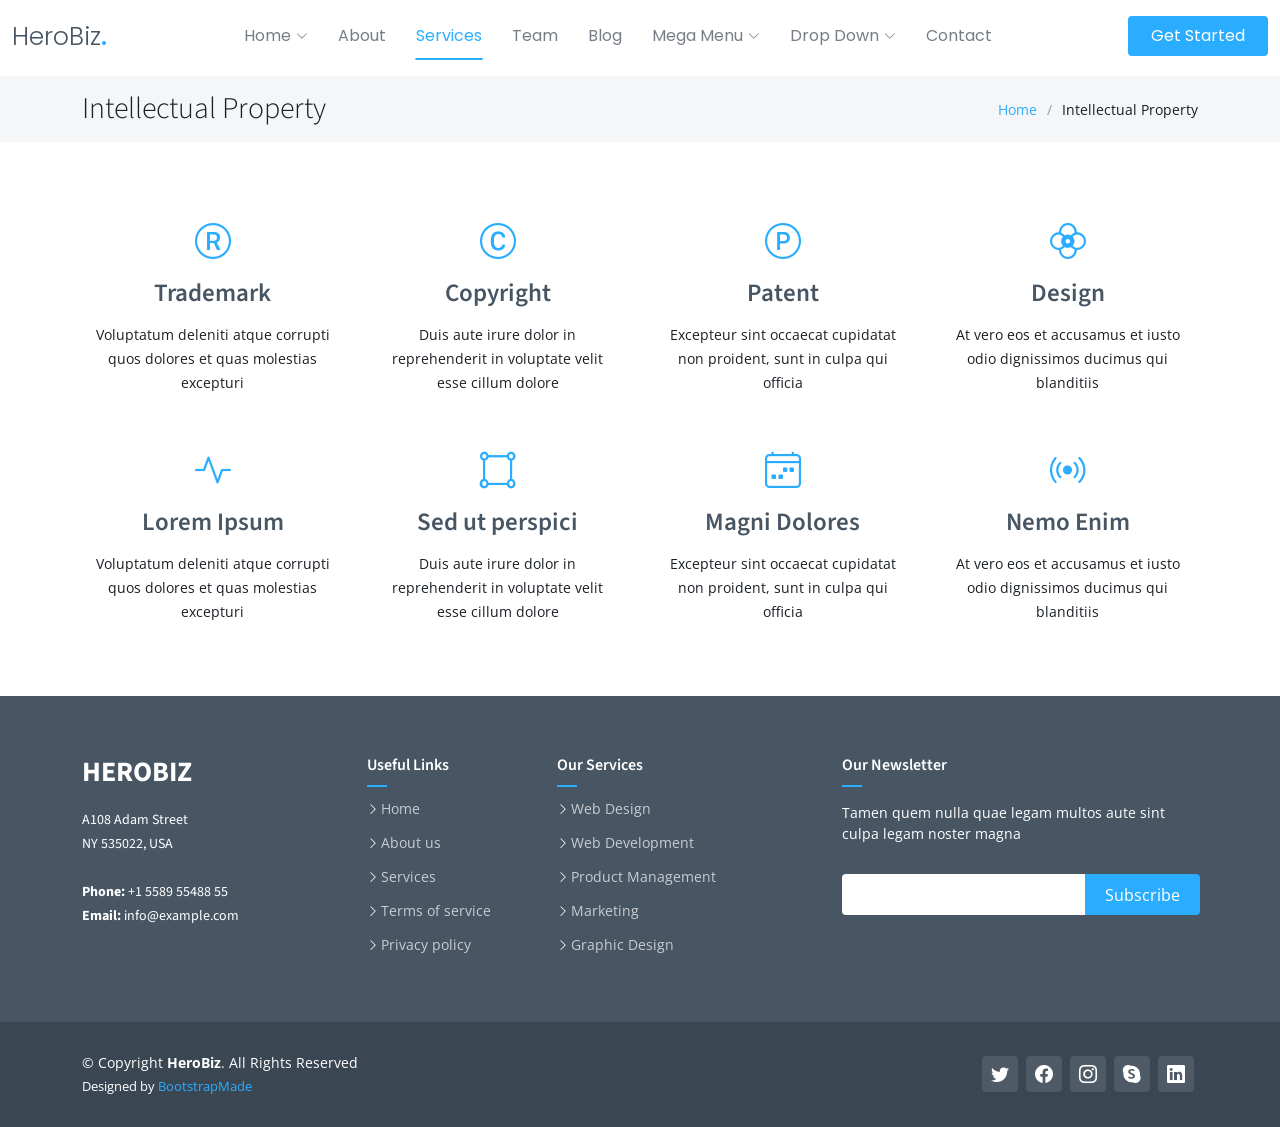
<file: ipr.html>
<!DOCTYPE html>
<html lang="en">

<head>
  <meta charset="utf-8">
  <meta content="width=device-width, initial-scale=1.0" name="viewport">

  <title>Blog </title>
  <meta content="" name="description">
  <meta content="" name="keywords">

  <!-- Favicons -->
  <link href="assets/img/favicon.png" rel="icon">
  <link href="assets/img/apple-touch-icon.png" rel="apple-touch-icon">

  <!-- Google Fonts -->
  <link rel="preconnect" href="https://fonts.googleapis.com">
  <link rel="preconnect" href="https://fonts.gstatic.com" crossorigin>
  <link href="https://fonts.googleapis.com/css2?family=Open+Sans:ital,wght@0,300;0,400;0,500;0,600;0,700;1,300;1,400;1,500;1,600;1,700&family=Poppins:ital,wght@0,300;0,400;0,500;0,600;0,700;1,300;1,400;1,500;1,600;1,700&family=Source+Sans+Pro:ital,wght@0,300;0,400;0,600;0,700;1,300;1,400;1,600;1,700&display=swap" rel="stylesheet">

  <!-- Vendor CSS Files -->
  <link href="assets/vendor/bootstrap/css/bootstrap.min.css" rel="stylesheet">
  <link href="assets/vendor/bootstrap-icons/bootstrap-icons.css" rel="stylesheet">
  <link href="assets/vendor/aos/aos.css" rel="stylesheet">
  <link href="assets/vendor/glightbox/css/glightbox.min.css" rel="stylesheet">
  <link href="assets/vendor/swiper/swiper-bundle.min.css" rel="stylesheet">

  <!-- Variables CSS Files. Uncomment your preferred color scheme -->
  <link href="assets/css/variables.css" rel="stylesheet">
  <!-- <link href="assets/css/variables-blue.css" rel="stylesheet"> -->
  <!-- <link href="assets/css/variables-green.css" rel="stylesheet"> -->
  <!-- <link href="assets/css/variables-orange.css" rel="stylesheet"> -->
  <!-- <link href="assets/css/variables-purple.css" rel="stylesheet"> -->
  <!-- <link href="assets/css/variables-red.css" rel="stylesheet"> -->
  <!-- <link href="assets/css/variables-pink.css" rel="stylesheet"> -->

  <!-- Template Main CSS File -->
  <link href="assets/css/main.css" rel="stylesheet">

  <!-- =======================================================
  * Template Name: HeroBiz - v2.4.0
  * Template URL: https://bootstrapmade.com/herobiz-bootstrap-business-template/
  * Author: BootstrapMade.com
  * License: https://bootstrapmade.com/license/
  ======================================================== -->
</head>

<body>

  <!-- ======= Header ======= -->
  <header id="header" class="header fixed-top" data-scrollto-offset="0">
    <div class="container-fluid d-flex align-items-center justify-content-between">

      <a href="index.html" class="logo d-flex align-items-center scrollto me-auto me-lg-0">
        <!-- Uncomment the line below if you also wish to use an image logo -->
        <!-- <img src="assets/img/logo.png" alt=""> -->
        <h1>HeroBiz<span>.</span></h1>
      </a>

      <nav id="navbar" class="navbar">
        <ul>

          <li class="dropdown"><a href="#"><span>Home</span> <i class="bi bi-chevron-down dropdown-indicator"></i></a>
            <ul>
              <li><a href="index.html">Home 1 - index.html</a></li>
              <li><a href="index-2.html">Home 2 - index-2.html</a></li>
              <li><a href="index-3.html">Home 3 - index-3.html</a></li>
              <li><a href="index-4.html">Home 4 - index-4.html</a></li>
            </ul>
          </li>

          <li><a href="about.html">About</a></li>
          <li><a href="services.html" class="active">Services</a></li>
          <li><a class="nav-link scrollto" href="index.html#team">Team</a></li>
          <li><a href="blog.html">Blog</a></li>
          <li class="dropdown megamenu"><a href="#"><span>Mega Menu</span> <i class="bi bi-chevron-down dropdown-indicator"></i></a>
            <ul>
              <li>
                <a href="#">Column 1 link 1</a>
                <a href="#">Column 1 link 2</a>
                <a href="#">Column 1 link 3</a>
              </li>
              <li>
                <a href="#">Column 2 link 1</a>
                <a href="#">Column 2 link 2</a>
                <a href="#">Column 3 link 3</a>
              </li>
              <li>
                <a href="#">Column 3 link 1</a>
                <a href="#">Column 3 link 2</a>
                <a href="#">Column 3 link 3</a>
              </li>
              <li>
                <a href="#">Column 4 link 1</a>
                <a href="#">Column 4 link 2</a>
                <a href="#">Column 4 link 3</a>
              </li>
            </ul>
          </li>
          <li class="dropdown"><a href="#"><span>Drop Down</span> <i class="bi bi-chevron-down dropdown-indicator"></i></a>
            <ul>
              <li><a href="#">Drop Down 1</a></li>
              <li class="dropdown"><a href="#"><span>Deep Drop Down</span> <i class="bi bi-chevron-down dropdown-indicator"></i></a>
                <ul>
                  <li><a href="#">Deep Drop Down 1</a></li>
                  <li><a href="#">Deep Drop Down 2</a></li>
                  <li><a href="#">Deep Drop Down 3</a></li>
                  <li><a href="#">Deep Drop Down 4</a></li>
                  <li><a href="#">Deep Drop Down 5</a></li>
                </ul>
              </li>
              <li><a href="#">Drop Down 2</a></li>
              <li><a href="#">Drop Down 3</a></li>
              <li><a href="#">Drop Down 4</a></li>
            </ul>
          </li>
          <li><a class="nav-link scrollto" href="index.html#contact">Contact</a></li>
        </ul>
        <i class="bi bi-list mobile-nav-toggle d-none"></i>
      </nav><!-- .navbar -->

      <a class="btn-getstarted scrollto" href="index.html#about">Get Started</a>

    </div>
  </header><!-- End Header -->

  <main id="main">

    <!-- ======= Breadcrumbs ======= -->
    <div class="breadcrumbs">
      <div class="container">

        <div class="d-flex justify-content-between align-items-center">
          <h2>Intellectual Property</h2>
          <ol>
            <li><a href="index.html">Home</a></li>
            <li>Intellectual Property</li>
          </ol>
        </div>

      </div>
    </div><!-- End Breadcrumbs -->


    <!-- ======= Featured Services Section ======= -->
    <section id="featured-services" class="featured-services">
      <div class="container">

        <div class="row gy-4">

          <div class="col-xl-3 col-md-6 d-flex" data-aos="zoom-out">
            <div class="service-item position-relative">
              <div class="icon"><i class="bi bi-r-circle icon"></i></div>
              <h4><a href="food_licence.html" class="stretched-link">Trademark</a></h4>
              <p>Voluptatum deleniti atque corrupti quos dolores et quas molestias excepturi</p>
            </div>
          </div><!-- End Service Item -->

          <div class="col-xl-3 col-md-6 d-flex" data-aos="zoom-out" data-aos-delay="200">
            <div class="service-item position-relative">
              <div class="icon"><i class="bi bi-c-circle icon"></i></div>
              <h4><a href="" class="stretched-link">Copyright</a></h4>
              <p>Duis aute irure dolor in reprehenderit in voluptate velit esse cillum dolore</p>
            </div>
          </div><!-- End Service Item -->

          <div class="col-xl-3 col-md-6 d-flex" data-aos="zoom-out" data-aos-delay="400">
            <div class="service-item position-relative">
              <div class="icon"><i class="bi bi-p-circle icon"></i></div>
              <h4><a href="" class="stretched-link">Patent</a></h4>
              <p>Excepteur sint occaecat cupidatat non proident, sunt in culpa qui officia</p>
            </div>
          </div><!-- End Service Item -->

          <div class="col-xl-3 col-md-6 d-flex" data-aos="zoom-out" data-aos-delay="600">
            <div class="service-item position-relative">
              <div class="icon"><i class="bi bi-flower2 icon"></i></div>
              <h4><a href="" class="stretched-link">Design</a></h4>
              <p>At vero eos et accusamus et iusto odio dignissimos ducimus qui blanditiis</p>
            </div>
          </div><!-- End Service Item -->

          <div class="col-xl-3 col-md-6 d-flex" data-aos="zoom-out">
            <div class="service-item position-relative">
              <div class="icon"><i class="bi bi-activity icon"></i></div>
              <h4><a href="" class="stretched-link">Lorem Ipsum</a></h4>
              <p>Voluptatum deleniti atque corrupti quos dolores et quas molestias excepturi</p>
            </div>
          </div><!-- End Service Item -->

          <div class="col-xl-3 col-md-6 d-flex" data-aos="zoom-out" data-aos-delay="200">
            <div class="service-item position-relative">
              <div class="icon"><i class="bi bi-bounding-box-circles icon"></i></div>
              <h4><a href="" class="stretched-link">Sed ut perspici</a></h4>
              <p>Duis aute irure dolor in reprehenderit in voluptate velit esse cillum dolore</p>
            </div>
          </div><!-- End Service Item -->

          <div class="col-xl-3 col-md-6 d-flex" data-aos="zoom-out" data-aos-delay="400">
            <div class="service-item position-relative">
              <div class="icon"><i class="bi bi-calendar4-week icon"></i></div>
              <h4><a href="" class="stretched-link">Magni Dolores</a></h4>
              <p>Excepteur sint occaecat cupidatat non proident, sunt in culpa qui officia</p>
            </div>
          </div><!-- End Service Item -->

          <div class="col-xl-3 col-md-6 d-flex" data-aos="zoom-out" data-aos-delay="600">
            <div class="service-item position-relative">
              <div class="icon"><i class="bi bi-broadcast icon"></i></div>
              <h4><a href="" class="stretched-link">Nemo Enim</a></h4>
              <p>At vero eos et accusamus et iusto odio dignissimos ducimus qui blanditiis</p>
            </div>
          </div><!-- End Service Item -->

        </div>

      </div>
    </section><!-- End Featured Services Section -->

  </main><!-- End #main -->

  <!-- ======= Footer ======= -->
  <footer id="footer" class="footer">

    <div class="footer-content">
      <div class="container">
        <div class="row">

          <div class="col-lg-3 col-md-6">
            <div class="footer-info">
              <h3>HeroBiz</h3>
              <p>
                A108 Adam Street <br>
                NY 535022, USA<br><br>
                <strong>Phone:</strong> +1 5589 55488 55<br>
                <strong>Email:</strong> info@example.com<br>
              </p>
            </div>
          </div>

          <div class="col-lg-2 col-md-6 footer-links">
            <h4>Useful Links</h4>
            <ul>
              <li><i class="bi bi-chevron-right"></i> <a href="#">Home</a></li>
              <li><i class="bi bi-chevron-right"></i> <a href="#">About us</a></li>
              <li><i class="bi bi-chevron-right"></i> <a href="#">Services</a></li>
              <li><i class="bi bi-chevron-right"></i> <a href="#">Terms of service</a></li>
              <li><i class="bi bi-chevron-right"></i> <a href="#">Privacy policy</a></li>
            </ul>
          </div>

          <div class="col-lg-3 col-md-6 footer-links">
            <h4>Our Services</h4>
            <ul>
              <li><i class="bi bi-chevron-right"></i> <a href="#">Web Design</a></li>
              <li><i class="bi bi-chevron-right"></i> <a href="#">Web Development</a></li>
              <li><i class="bi bi-chevron-right"></i> <a href="#">Product Management</a></li>
              <li><i class="bi bi-chevron-right"></i> <a href="#">Marketing</a></li>
              <li><i class="bi bi-chevron-right"></i> <a href="#">Graphic Design</a></li>
            </ul>
          </div>

          <div class="col-lg-4 col-md-6 footer-newsletter">
            <h4>Our Newsletter</h4>
            <p>Tamen quem nulla quae legam multos aute sint culpa legam noster magna</p>
            <form action="" method="post">
              <input type="email" name="email"><input type="submit" value="Subscribe">
            </form>

          </div>

        </div>
      </div>
    </div>

    <div class="footer-legal text-center">
      <div class="container d-flex flex-column flex-lg-row justify-content-center justify-content-lg-between align-items-center">

        <div class="d-flex flex-column align-items-center align-items-lg-start">
          <div class="copyright">
            &copy; Copyright <strong><span>HeroBiz</span></strong>. All Rights Reserved
          </div>
          <div class="credits">
            <!-- All the links in the footer should remain intact. -->
            <!-- You can delete the links only if you purchased the pro version. -->
            <!-- Licensing information: https://bootstrapmade.com/license/ -->
            <!-- Purchase the pro version with working PHP/AJAX contact form: https://bootstrapmade.com/herobiz-bootstrap-business-template/ -->
            Designed by <a href="https://bootstrapmade.com/">BootstrapMade</a>
          </div>
        </div>

        <div class="social-links order-first order-lg-last mb-3 mb-lg-0">
          <a href="#" class="twitter"><i class="bi bi-twitter"></i></a>
          <a href="#" class="facebook"><i class="bi bi-facebook"></i></a>
          <a href="#" class="instagram"><i class="bi bi-instagram"></i></a>
          <a href="#" class="google-plus"><i class="bi bi-skype"></i></a>
          <a href="#" class="linkedin"><i class="bi bi-linkedin"></i></a>
        </div>

      </div>
    </div>

  </footer><!-- End Footer -->

  <a href="#" class="scroll-top d-flex align-items-center justify-content-center"><i class="bi bi-arrow-up-short"></i></a>

  <div id="preloader"></div>

  <!-- Vendor JS Files -->
  <script src="assets/vendor/bootstrap/js/bootstrap.bundle.min.js"></script>
  <script src="assets/vendor/aos/aos.js"></script>
  <script src="assets/vendor/glightbox/js/glightbox.min.js"></script>
  <script src="assets/vendor/isotope-layout/isotope.pkgd.min.js"></script>
  <script src="assets/vendor/swiper/swiper-bundle.min.js"></script>
  <script src="assets/vendor/php-email-form/validate.js"></script>

  <!-- Template Main JS File -->
  <script src="assets/js/main.js"></script>

</body>

</html>
</file>
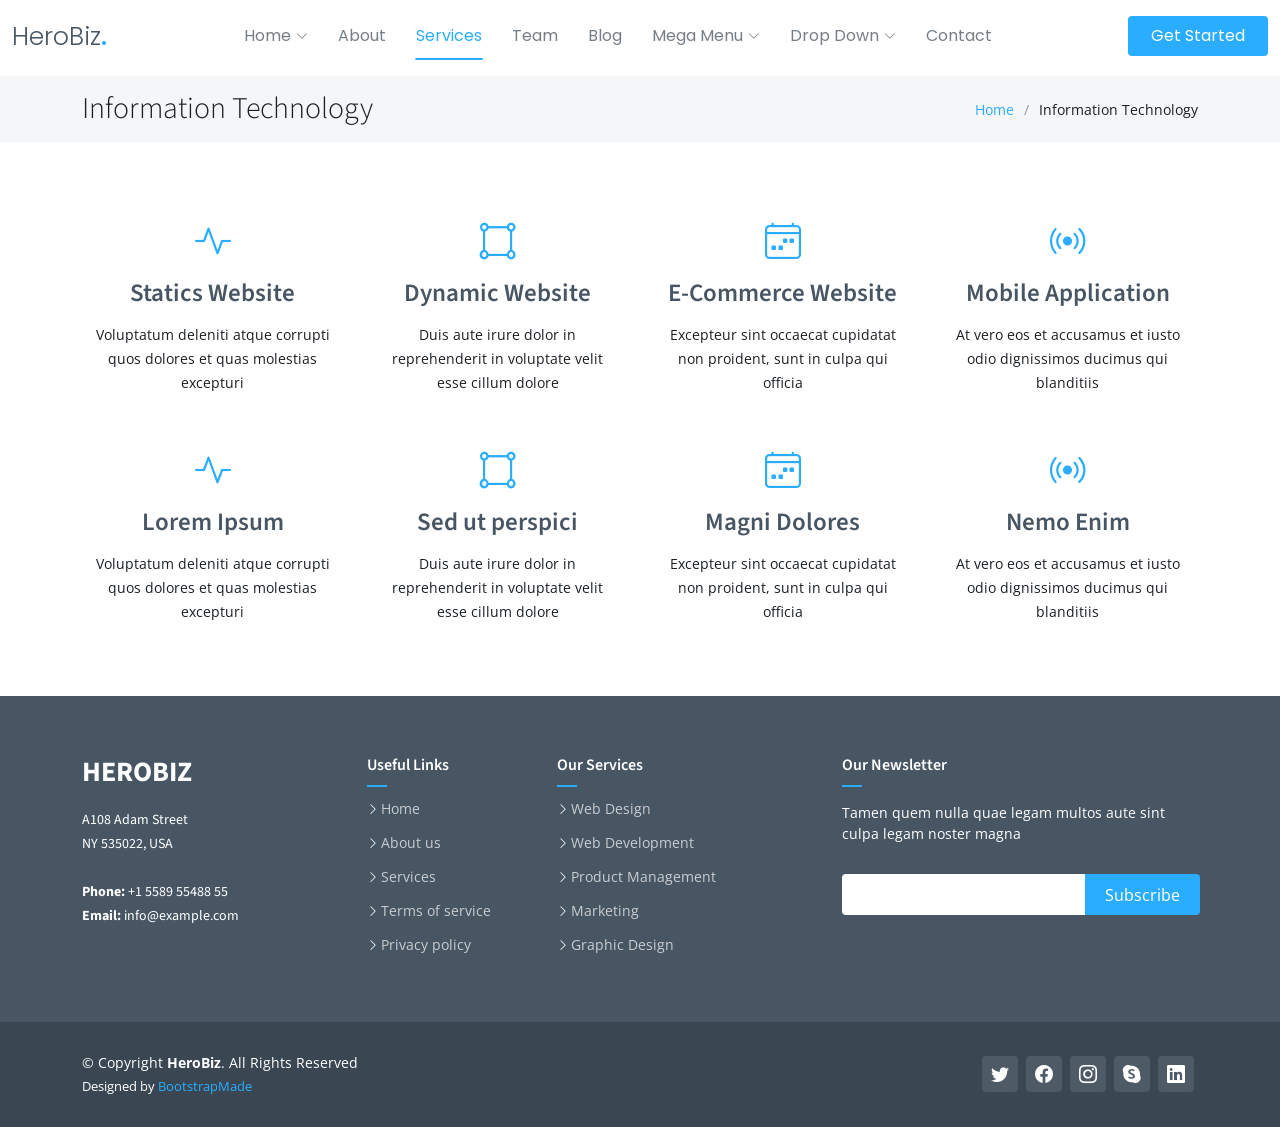
<file: it.html>
<!DOCTYPE html>
<html lang="en">

<head>
  <meta charset="utf-8">
  <meta content="width=device-width, initial-scale=1.0" name="viewport">

  <title>Blog - HeroBiz Bootstrap Template</title>
  <meta content="" name="description">
  <meta content="" name="keywords">

  <!-- Favicons -->
  <link href="assets/img/favicon.png" rel="icon">
  <link href="assets/img/apple-touch-icon.png" rel="apple-touch-icon">

  <!-- Google Fonts -->
  <link rel="preconnect" href="https://fonts.googleapis.com">
  <link rel="preconnect" href="https://fonts.gstatic.com" crossorigin>
  <link href="https://fonts.googleapis.com/css2?family=Open+Sans:ital,wght@0,300;0,400;0,500;0,600;0,700;1,300;1,400;1,500;1,600;1,700&family=Poppins:ital,wght@0,300;0,400;0,500;0,600;0,700;1,300;1,400;1,500;1,600;1,700&family=Source+Sans+Pro:ital,wght@0,300;0,400;0,600;0,700;1,300;1,400;1,600;1,700&display=swap" rel="stylesheet">

  <!-- Vendor CSS Files -->
  <link href="assets/vendor/bootstrap/css/bootstrap.min.css" rel="stylesheet">
  <link href="assets/vendor/bootstrap-icons/bootstrap-icons.css" rel="stylesheet">
  <link href="assets/vendor/aos/aos.css" rel="stylesheet">
  <link href="assets/vendor/glightbox/css/glightbox.min.css" rel="stylesheet">
  <link href="assets/vendor/swiper/swiper-bundle.min.css" rel="stylesheet">

  <!-- Variables CSS Files. Uncomment your preferred color scheme -->
  <link href="assets/css/variables.css" rel="stylesheet">
  <!-- <link href="assets/css/variables-blue.css" rel="stylesheet"> -->
  <!-- <link href="assets/css/variables-green.css" rel="stylesheet"> -->
  <!-- <link href="assets/css/variables-orange.css" rel="stylesheet"> -->
  <!-- <link href="assets/css/variables-purple.css" rel="stylesheet"> -->
  <!-- <link href="assets/css/variables-red.css" rel="stylesheet"> -->
  <!-- <link href="assets/css/variables-pink.css" rel="stylesheet"> -->

  <!-- Template Main CSS File -->
  <link href="assets/css/main.css" rel="stylesheet">

  <!-- =======================================================
  * Template Name: HeroBiz - v2.4.0
  * Template URL: https://bootstrapmade.com/herobiz-bootstrap-business-template/
  * Author: BootstrapMade.com
  * License: https://bootstrapmade.com/license/
  ======================================================== -->
</head>

<body>

  <!-- ======= Header ======= -->
  <header id="header" class="header fixed-top" data-scrollto-offset="0">
    <div class="container-fluid d-flex align-items-center justify-content-between">

      <a href="index.html" class="logo d-flex align-items-center scrollto me-auto me-lg-0">
        <!-- Uncomment the line below if you also wish to use an image logo -->
        <!-- <img src="assets/img/logo.png" alt=""> -->
        <h1>HeroBiz<span>.</span></h1>
      </a>

      <nav id="navbar" class="navbar">
        <ul>

          <li class="dropdown"><a href="#"><span>Home</span> <i class="bi bi-chevron-down dropdown-indicator"></i></a>
            <ul>
              <li><a href="index.html">Home 1 - index.html</a></li>
              <li><a href="index-2.html">Home 2 - index-2.html</a></li>
              <li><a href="index-3.html">Home 3 - index-3.html</a></li>
              <li><a href="index-4.html">Home 4 - index-4.html</a></li>
            </ul>
          </li>

          <li><a href="about.html">About</a></li>
          <li><a href="services.html" class="active">Services</a></li>
          <li><a class="nav-link scrollto" href="index.html#team">Team</a></li>
          <li><a href="blog.html">Blog</a></li>
          <li class="dropdown megamenu"><a href="#"><span>Mega Menu</span> <i class="bi bi-chevron-down dropdown-indicator"></i></a>
            <ul>
              <li>
                <a href="#">Column 1 link 1</a>
                <a href="#">Column 1 link 2</a>
                <a href="#">Column 1 link 3</a>
              </li>
              <li>
                <a href="#">Column 2 link 1</a>
                <a href="#">Column 2 link 2</a>
                <a href="#">Column 3 link 3</a>
              </li>
              <li>
                <a href="#">Column 3 link 1</a>
                <a href="#">Column 3 link 2</a>
                <a href="#">Column 3 link 3</a>
              </li>
              <li>
                <a href="#">Column 4 link 1</a>
                <a href="#">Column 4 link 2</a>
                <a href="#">Column 4 link 3</a>
              </li>
            </ul>
          </li>
          <li class="dropdown"><a href="#"><span>Drop Down</span> <i class="bi bi-chevron-down dropdown-indicator"></i></a>
            <ul>
              <li><a href="#">Drop Down 1</a></li>
              <li class="dropdown"><a href="#"><span>Deep Drop Down</span> <i class="bi bi-chevron-down dropdown-indicator"></i></a>
                <ul>
                  <li><a href="#">Deep Drop Down 1</a></li>
                  <li><a href="#">Deep Drop Down 2</a></li>
                  <li><a href="#">Deep Drop Down 3</a></li>
                  <li><a href="#">Deep Drop Down 4</a></li>
                  <li><a href="#">Deep Drop Down 5</a></li>
                </ul>
              </li>
              <li><a href="#">Drop Down 2</a></li>
              <li><a href="#">Drop Down 3</a></li>
              <li><a href="#">Drop Down 4</a></li>
            </ul>
          </li>
          <li><a class="nav-link scrollto" href="index.html#contact">Contact</a></li>
        </ul>
        <i class="bi bi-list mobile-nav-toggle d-none"></i>
      </nav><!-- .navbar -->

      <a class="btn-getstarted scrollto" href="index.html#about">Get Started</a>

    </div>
  </header><!-- End Header -->

  <main id="main">

    <!-- ======= Breadcrumbs ======= -->
    <div class="breadcrumbs">
      <div class="container">

        <div class="d-flex justify-content-between align-items-center">
          <h2>Information Technology</h2>
          <ol>
            <li><a href="index.html">Home</a></li>
            <li>Information Technology</li>
          </ol>
        </div>

      </div>
    </div><!-- End Breadcrumbs -->


    <!-- ======= Featured Services Section ======= -->
    <section id="featured-services" class="featured-services">
      <div class="container">

        <div class="row gy-4">

          <div class="col-xl-3 col-md-6 d-flex" data-aos="zoom-out">
            <div class="service-item position-relative">
              <div class="icon"><i class="bi bi-activity icon"></i></div>
              <h4><a href="food_licence.html" class="stretched-link">Statics Website</a></h4>
              <p>Voluptatum deleniti atque corrupti quos dolores et quas molestias excepturi</p>
            </div>
          </div><!-- End Service Item -->

          <div class="col-xl-3 col-md-6 d-flex" data-aos="zoom-out" data-aos-delay="200">
            <div class="service-item position-relative">
              <div class="icon"><i class="bi bi-bounding-box-circles icon"></i></div>
              <h4><a href="" class="stretched-link">Dynamic Website</a></h4>
              <p>Duis aute irure dolor in reprehenderit in voluptate velit esse cillum dolore</p>
            </div>
          </div><!-- End Service Item -->

          <div class="col-xl-3 col-md-6 d-flex" data-aos="zoom-out" data-aos-delay="400">
            <div class="service-item position-relative">
              <div class="icon"><i class="bi bi-calendar4-week icon"></i></div>
              <h4><a href="" class="stretched-link">E-Commerce Website</a></h4>
              <p>Excepteur sint occaecat cupidatat non proident, sunt in culpa qui officia</p>
            </div>
          </div><!-- End Service Item -->

          <div class="col-xl-3 col-md-6 d-flex" data-aos="zoom-out" data-aos-delay="600">
            <div class="service-item position-relative">
              <div class="icon"><i class="bi bi-broadcast icon"></i></div>
              <h4><a href="" class="stretched-link">Mobile Application</a></h4>
              <p>At vero eos et accusamus et iusto odio dignissimos ducimus qui blanditiis</p>
            </div>
          </div><!-- End Service Item -->

          <div class="col-xl-3 col-md-6 d-flex" data-aos="zoom-out">
            <div class="service-item position-relative">
              <div class="icon"><i class="bi bi-activity icon"></i></div>
              <h4><a href="" class="stretched-link">Lorem Ipsum</a></h4>
              <p>Voluptatum deleniti atque corrupti quos dolores et quas molestias excepturi</p>
            </div>
          </div><!-- End Service Item -->

          <div class="col-xl-3 col-md-6 d-flex" data-aos="zoom-out" data-aos-delay="200">
            <div class="service-item position-relative">
              <div class="icon"><i class="bi bi-bounding-box-circles icon"></i></div>
              <h4><a href="" class="stretched-link">Sed ut perspici</a></h4>
              <p>Duis aute irure dolor in reprehenderit in voluptate velit esse cillum dolore</p>
            </div>
          </div><!-- End Service Item -->

          <div class="col-xl-3 col-md-6 d-flex" data-aos="zoom-out" data-aos-delay="400">
            <div class="service-item position-relative">
              <div class="icon"><i class="bi bi-calendar4-week icon"></i></div>
              <h4><a href="" class="stretched-link">Magni Dolores</a></h4>
              <p>Excepteur sint occaecat cupidatat non proident, sunt in culpa qui officia</p>
            </div>
          </div><!-- End Service Item -->

          <div class="col-xl-3 col-md-6 d-flex" data-aos="zoom-out" data-aos-delay="600">
            <div class="service-item position-relative">
              <div class="icon"><i class="bi bi-broadcast icon"></i></div>
              <h4><a href="" class="stretched-link">Nemo Enim</a></h4>
              <p>At vero eos et accusamus et iusto odio dignissimos ducimus qui blanditiis</p>
            </div>
          </div><!-- End Service Item -->

        </div>

      </div>
    </section><!-- End Featured Services Section -->

  </main><!-- End #main -->

  <!-- ======= Footer ======= -->
  <footer id="footer" class="footer">

    <div class="footer-content">
      <div class="container">
        <div class="row">

          <div class="col-lg-3 col-md-6">
            <div class="footer-info">
              <h3>HeroBiz</h3>
              <p>
                A108 Adam Street <br>
                NY 535022, USA<br><br>
                <strong>Phone:</strong> +1 5589 55488 55<br>
                <strong>Email:</strong> info@example.com<br>
              </p>
            </div>
          </div>

          <div class="col-lg-2 col-md-6 footer-links">
            <h4>Useful Links</h4>
            <ul>
              <li><i class="bi bi-chevron-right"></i> <a href="#">Home</a></li>
              <li><i class="bi bi-chevron-right"></i> <a href="#">About us</a></li>
              <li><i class="bi bi-chevron-right"></i> <a href="#">Services</a></li>
              <li><i class="bi bi-chevron-right"></i> <a href="#">Terms of service</a></li>
              <li><i class="bi bi-chevron-right"></i> <a href="#">Privacy policy</a></li>
            </ul>
          </div>

          <div class="col-lg-3 col-md-6 footer-links">
            <h4>Our Services</h4>
            <ul>
              <li><i class="bi bi-chevron-right"></i> <a href="#">Web Design</a></li>
              <li><i class="bi bi-chevron-right"></i> <a href="#">Web Development</a></li>
              <li><i class="bi bi-chevron-right"></i> <a href="#">Product Management</a></li>
              <li><i class="bi bi-chevron-right"></i> <a href="#">Marketing</a></li>
              <li><i class="bi bi-chevron-right"></i> <a href="#">Graphic Design</a></li>
            </ul>
          </div>

          <div class="col-lg-4 col-md-6 footer-newsletter">
            <h4>Our Newsletter</h4>
            <p>Tamen quem nulla quae legam multos aute sint culpa legam noster magna</p>
            <form action="" method="post">
              <input type="email" name="email"><input type="submit" value="Subscribe">
            </form>

          </div>

        </div>
      </div>
    </div>

    <div class="footer-legal text-center">
      <div class="container d-flex flex-column flex-lg-row justify-content-center justify-content-lg-between align-items-center">

        <div class="d-flex flex-column align-items-center align-items-lg-start">
          <div class="copyright">
            &copy; Copyright <strong><span>HeroBiz</span></strong>. All Rights Reserved
          </div>
          <div class="credits">
            <!-- All the links in the footer should remain intact. -->
            <!-- You can delete the links only if you purchased the pro version. -->
            <!-- Licensing information: https://bootstrapmade.com/license/ -->
            <!-- Purchase the pro version with working PHP/AJAX contact form: https://bootstrapmade.com/herobiz-bootstrap-business-template/ -->
            Designed by <a href="https://bootstrapmade.com/">BootstrapMade</a>
          </div>
        </div>

        <div class="social-links order-first order-lg-last mb-3 mb-lg-0">
          <a href="#" class="twitter"><i class="bi bi-twitter"></i></a>
          <a href="#" class="facebook"><i class="bi bi-facebook"></i></a>
          <a href="#" class="instagram"><i class="bi bi-instagram"></i></a>
          <a href="#" class="google-plus"><i class="bi bi-skype"></i></a>
          <a href="#" class="linkedin"><i class="bi bi-linkedin"></i></a>
        </div>

      </div>
    </div>

  </footer><!-- End Footer -->

  <a href="#" class="scroll-top d-flex align-items-center justify-content-center"><i class="bi bi-arrow-up-short"></i></a>

  <div id="preloader"></div>

  <!-- Vendor JS Files -->
  <script src="assets/vendor/bootstrap/js/bootstrap.bundle.min.js"></script>
  <script src="assets/vendor/aos/aos.js"></script>
  <script src="assets/vendor/glightbox/js/glightbox.min.js"></script>
  <script src="assets/vendor/isotope-layout/isotope.pkgd.min.js"></script>
  <script src="assets/vendor/swiper/swiper-bundle.min.js"></script>
  <script src="assets/vendor/php-email-form/validate.js"></script>

  <!-- Template Main JS File -->
  <script src="assets/js/main.js"></script>

</body>

</html>
</file>
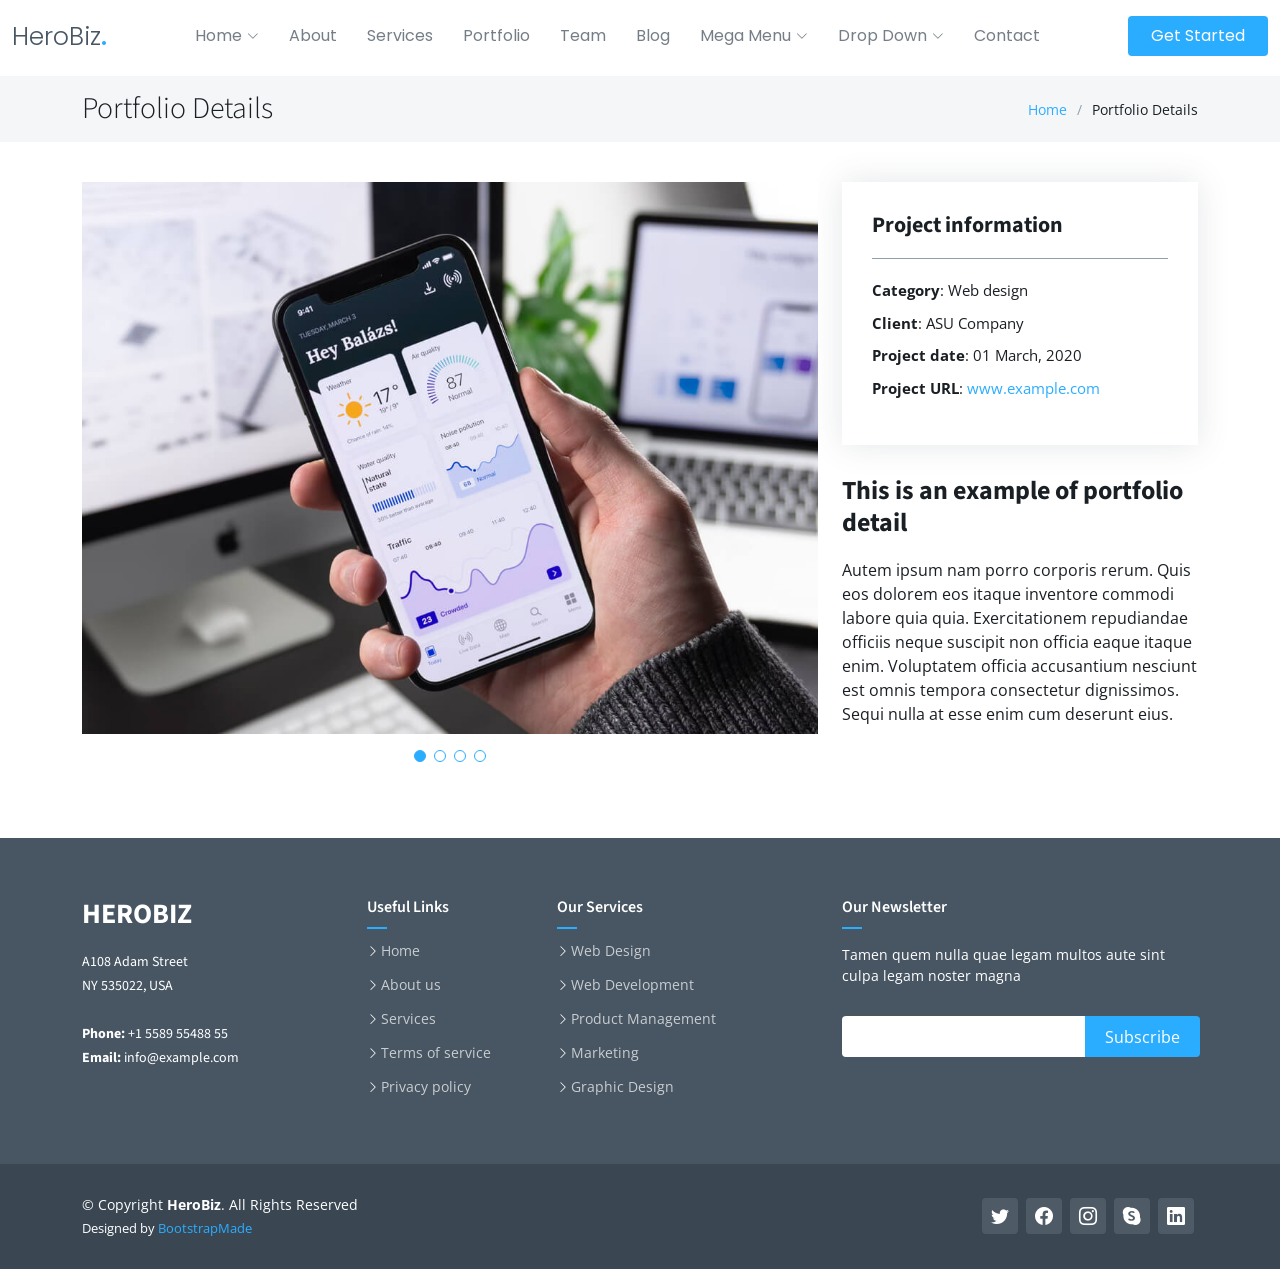
<file: portfolio-details.html>
<!DOCTYPE html>
<html lang="en">

<head>
  <meta charset="utf-8">
  <meta content="width=device-width, initial-scale=1.0" name="viewport">

  <title>Portfolio Details - HeroBiz Bootstrap Template</title>
  <meta content="" name="description">
  <meta content="" name="keywords">

  <!-- Favicons -->
  <link href="assets/img/favicon.png" rel="icon">
  <link href="assets/img/apple-touch-icon.png" rel="apple-touch-icon">

  <!-- Google Fonts -->
  <link rel="preconnect" href="https://fonts.googleapis.com">
  <link rel="preconnect" href="https://fonts.gstatic.com" crossorigin>
  <link href="https://fonts.googleapis.com/css2?family=Open+Sans:ital,wght@0,300;0,400;0,500;0,600;0,700;1,300;1,400;1,500;1,600;1,700&family=Poppins:ital,wght@0,300;0,400;0,500;0,600;0,700;1,300;1,400;1,500;1,600;1,700&family=Source+Sans+Pro:ital,wght@0,300;0,400;0,600;0,700;1,300;1,400;1,600;1,700&display=swap" rel="stylesheet">

  <!-- Vendor CSS Files -->
  <link href="assets/vendor/bootstrap/css/bootstrap.min.css" rel="stylesheet">
  <link href="assets/vendor/bootstrap-icons/bootstrap-icons.css" rel="stylesheet">
  <link href="assets/vendor/aos/aos.css" rel="stylesheet">
  <link href="assets/vendor/glightbox/css/glightbox.min.css" rel="stylesheet">
  <link href="assets/vendor/swiper/swiper-bundle.min.css" rel="stylesheet">

  <!-- Variables CSS Files. Uncomment your preferred color scheme -->
  <link href="assets/css/variables.css" rel="stylesheet">
  <!-- <link href="assets/css/variables-blue.css" rel="stylesheet"> -->
  <!-- <link href="assets/css/variables-green.css" rel="stylesheet"> -->
  <!-- <link href="assets/css/variables-orange.css" rel="stylesheet"> -->
  <!-- <link href="assets/css/variables-purple.css" rel="stylesheet"> -->
  <!-- <link href="assets/css/variables-red.css" rel="stylesheet"> -->
  <!-- <link href="assets/css/variables-pink.css" rel="stylesheet"> -->

  <!-- Template Main CSS File -->
  <link href="assets/css/main.css" rel="stylesheet">

  <!-- =======================================================
  * Template Name: HeroBiz - v2.4.0
  * Template URL: https://bootstrapmade.com/herobiz-bootstrap-business-template/
  * Author: BootstrapMade.com
  * License: https://bootstrapmade.com/license/
  ======================================================== -->
</head>

<body>

  <!-- ======= Header ======= -->
  <header id="header" class="header fixed-top" data-scrollto-offset="0">
    <div class="container-fluid d-flex align-items-center justify-content-between">

      <a href="index.html" class="logo d-flex align-items-center scrollto me-auto me-lg-0">
        <!-- Uncomment the line below if you also wish to use an image logo -->
        <!-- <img src="assets/img/logo.png" alt=""> -->
        <h1>HeroBiz<span>.</span></h1>
      </a>

      <nav id="navbar" class="navbar">
        <ul>

          <li class="dropdown"><a href="#"><span>Home</span> <i class="bi bi-chevron-down dropdown-indicator"></i></a>
            <ul>
              <li><a href="index.html">Home 1 - index.html</a></li>
              <li><a href="index-2.html">Home 2 - index-2.html</a></li>
              <li><a href="index-3.html">Home 3 - index-3.html</a></li>
              <li><a href="index-4.html">Home 4 - index-4.html</a></li>
            </ul>
          </li>

          <li><a class="nav-link scrollto" href="index.html#about">About</a></li>
          <li><a class="nav-link scrollto" href="index.html#services">Services</a></li>
          <li><a class="nav-link scrollto" href="index.html#portfolio">Portfolio</a></li>
          <li><a class="nav-link scrollto" href="index.html#team">Team</a></li>
          <li><a href="blog.html">Blog</a></li>
          <li class="dropdown megamenu"><a href="#"><span>Mega Menu</span> <i class="bi bi-chevron-down dropdown-indicator"></i></a>
            <ul>
              <li>
                <a href="#">Column 1 link 1</a>
                <a href="#">Column 1 link 2</a>
                <a href="#">Column 1 link 3</a>
              </li>
              <li>
                <a href="#">Column 2 link 1</a>
                <a href="#">Column 2 link 2</a>
                <a href="#">Column 3 link 3</a>
              </li>
              <li>
                <a href="#">Column 3 link 1</a>
                <a href="#">Column 3 link 2</a>
                <a href="#">Column 3 link 3</a>
              </li>
              <li>
                <a href="#">Column 4 link 1</a>
                <a href="#">Column 4 link 2</a>
                <a href="#">Column 4 link 3</a>
              </li>
            </ul>
          </li>
          <li class="dropdown"><a href="#"><span>Drop Down</span> <i class="bi bi-chevron-down dropdown-indicator"></i></a>
            <ul>
              <li><a href="#">Drop Down 1</a></li>
              <li class="dropdown"><a href="#"><span>Deep Drop Down</span> <i class="bi bi-chevron-down dropdown-indicator"></i></a>
                <ul>
                  <li><a href="#">Deep Drop Down 1</a></li>
                  <li><a href="#">Deep Drop Down 2</a></li>
                  <li><a href="#">Deep Drop Down 3</a></li>
                  <li><a href="#">Deep Drop Down 4</a></li>
                  <li><a href="#">Deep Drop Down 5</a></li>
                </ul>
              </li>
              <li><a href="#">Drop Down 2</a></li>
              <li><a href="#">Drop Down 3</a></li>
              <li><a href="#">Drop Down 4</a></li>
            </ul>
          </li>
          <li><a class="nav-link scrollto" href="index.html#contact">Contact</a></li>
        </ul>
        <i class="bi bi-list mobile-nav-toggle d-none"></i>
      </nav><!-- .navbar -->

      <a class="btn-getstarted scrollto" href="index.html#about">Get Started</a>

    </div>
  </header><!-- End Header -->

  <main id="main">

    <!-- ======= Breadcrumbs ======= -->
    <div class="breadcrumbs">
      <div class="container">

        <div class="d-flex justify-content-between align-items-center">
          <h2>Portfolio Details</h2>
          <ol>
            <li><a href="index.html">Home</a></li>
            <li>Portfolio Details</li>
          </ol>
        </div>

      </div>
    </div><!-- End Breadcrumbs -->

    <!-- ======= Portfolio Details Section ======= -->
    <section id="portfolio-details" class="portfolio-details">
      <div class="container" data-aos="fade-up">

        <div class="row gy-4">

          <div class="col-lg-8">
            <div class="portfolio-details-slider swiper">
              <div class="swiper-wrapper align-items-center">

                <div class="swiper-slide">
                  <img src="assets/img/portfolio/app-1.jpg" alt="">
                </div>

                <div class="swiper-slide">
                  <img src="assets/img/portfolio/product-1.jpg" alt="">
                </div>

                <div class="swiper-slide">
                  <img src="assets/img/portfolio/branding-1.jpg" alt="">
                </div>

                <div class="swiper-slide">
                  <img src="assets/img/portfolio/books-1.jpg" alt="">
                </div>

              </div>
              <div class="swiper-pagination"></div>
            </div>
          </div>

          <div class="col-lg-4">
            <div class="portfolio-info">
              <h3>Project information</h3>
              <ul>
                <li><strong>Category</strong>: Web design</li>
                <li><strong>Client</strong>: ASU Company</li>
                <li><strong>Project date</strong>: 01 March, 2020</li>
                <li><strong>Project URL</strong>: <a href="#">www.example.com</a></li>
              </ul>
            </div>
            <div class="portfolio-description">
              <h2>This is an example of portfolio detail</h2>
              <p>
                Autem ipsum nam porro corporis rerum. Quis eos dolorem eos itaque inventore commodi labore quia quia. Exercitationem repudiandae officiis neque suscipit non officia eaque itaque enim. Voluptatem officia accusantium nesciunt est omnis tempora consectetur dignissimos. Sequi nulla at esse enim cum deserunt eius.
              </p>
            </div>
          </div>

        </div>

      </div>
    </section><!-- End Portfolio Details Section -->

  </main><!-- End #main -->

  <!-- ======= Footer ======= -->
  <footer id="footer" class="footer">

    <div class="footer-content">
      <div class="container">
        <div class="row">

          <div class="col-lg-3 col-md-6">
            <div class="footer-info">
              <h3>HeroBiz</h3>
              <p>
                A108 Adam Street <br>
                NY 535022, USA<br><br>
                <strong>Phone:</strong> +1 5589 55488 55<br>
                <strong>Email:</strong> info@example.com<br>
              </p>
            </div>
          </div>

          <div class="col-lg-2 col-md-6 footer-links">
            <h4>Useful Links</h4>
            <ul>
              <li><i class="bi bi-chevron-right"></i> <a href="#">Home</a></li>
              <li><i class="bi bi-chevron-right"></i> <a href="#">About us</a></li>
              <li><i class="bi bi-chevron-right"></i> <a href="#">Services</a></li>
              <li><i class="bi bi-chevron-right"></i> <a href="#">Terms of service</a></li>
              <li><i class="bi bi-chevron-right"></i> <a href="#">Privacy policy</a></li>
            </ul>
          </div>

          <div class="col-lg-3 col-md-6 footer-links">
            <h4>Our Services</h4>
            <ul>
              <li><i class="bi bi-chevron-right"></i> <a href="#">Web Design</a></li>
              <li><i class="bi bi-chevron-right"></i> <a href="#">Web Development</a></li>
              <li><i class="bi bi-chevron-right"></i> <a href="#">Product Management</a></li>
              <li><i class="bi bi-chevron-right"></i> <a href="#">Marketing</a></li>
              <li><i class="bi bi-chevron-right"></i> <a href="#">Graphic Design</a></li>
            </ul>
          </div>

          <div class="col-lg-4 col-md-6 footer-newsletter">
            <h4>Our Newsletter</h4>
            <p>Tamen quem nulla quae legam multos aute sint culpa legam noster magna</p>
            <form action="" method="post">
              <input type="email" name="email"><input type="submit" value="Subscribe">
            </form>

          </div>

        </div>
      </div>
    </div>

    <div class="footer-legal text-center">
      <div class="container d-flex flex-column flex-lg-row justify-content-center justify-content-lg-between align-items-center">

        <div class="d-flex flex-column align-items-center align-items-lg-start">
          <div class="copyright">
            &copy; Copyright <strong><span>HeroBiz</span></strong>. All Rights Reserved
          </div>
          <div class="credits">
            <!-- All the links in the footer should remain intact. -->
            <!-- You can delete the links only if you purchased the pro version. -->
            <!-- Licensing information: https://bootstrapmade.com/license/ -->
            <!-- Purchase the pro version with working PHP/AJAX contact form: https://bootstrapmade.com/herobiz-bootstrap-business-template/ -->
            Designed by <a href="https://bootstrapmade.com/">BootstrapMade</a>
          </div>
        </div>

        <div class="social-links order-first order-lg-last mb-3 mb-lg-0">
          <a href="#" class="twitter"><i class="bi bi-twitter"></i></a>
          <a href="#" class="facebook"><i class="bi bi-facebook"></i></a>
          <a href="#" class="instagram"><i class="bi bi-instagram"></i></a>
          <a href="#" class="google-plus"><i class="bi bi-skype"></i></a>
          <a href="#" class="linkedin"><i class="bi bi-linkedin"></i></a>
        </div>

      </div>
    </div>

  </footer><!-- End Footer -->

  <a href="#" class="scroll-top d-flex align-items-center justify-content-center"><i class="bi bi-arrow-up-short"></i></a>

  <div id="preloader"></div>

  <!-- Vendor JS Files -->
  <script src="assets/vendor/bootstrap/js/bootstrap.bundle.min.js"></script>
  <script src="assets/vendor/aos/aos.js"></script>
  <script src="assets/vendor/glightbox/js/glightbox.min.js"></script>
  <script src="assets/vendor/isotope-layout/isotope.pkgd.min.js"></script>
  <script src="assets/vendor/swiper/swiper-bundle.min.js"></script>
  <script src="assets/vendor/php-email-form/validate.js"></script>

  <!-- Template Main JS File -->
  <script src="assets/js/main.js"></script>

</body>

</html>
</file>
<file: assets/css/variables.css>
/**
* Template Name: HeroBiz
* File: variables.css
* Description: Easily customize colors, typography, and other repetitive properties used in the template main stylesheet file main.css
* 
* Template URL: https://bootstrapmade.com/herobiz-bootstrap-business-template/
* Author: BootstrapMade.com
* License: https://bootstrapmade.com/license/
* 
* Contents:
* 1. HeroBiz template variables 
* 2. Override default Bootstrap variables
* 3. Set color and background class names
*
* Learn more about CSS variables at https://developer.mozilla.org/en-US/docs/Web/CSS/Using_CSS_custom_properties
*/

/*--------------------------------------------------------------
# 1. HeroBiz template variables 
--------------------------------------------------------------*/
:root {

  /* Fonts */
  --font-default: 'Open Sans', system-ui, -apple-system, "Segoe UI", Roboto, "Helvetica Neue", Arial, "Noto Sans", "Liberation Sans", sans-serif, "Apple Color Emoji", "Segoe UI Emoji", "Segoe UI Symbol", "Noto Color Emoji";
  --font-primary: 'Source Sans Pro', sans-serif;
  --font-secondary: 'Poppins', sans-serif;

  /* Colors */
  /* The *-rgb color names are simply the RGB converted value of the corresponding color for use in the rgba() function */

  /* Default text color */
  --color-default: #1a1f24;
  --color-default-rgb: 26, 31, 36;

  /* Defult links color */
  --color-links: #2BADFF;
  --color-links-hover: #2BADFF;

  /* Primay colors */
  --color-primary: #2BADFF;
  --color-primary-light: #2BADFF;
  --color-primary-dark: #2BADFF;

  --color-primary-rgb: 14, 162, 189;
  --color-primary-light-rgb: 30, 195, 224;
  --color-primary-dark-rgb: 1, 137, 161;

  /* Secondary colors */
  --color-secondary: #485664;
  --color-secondary-light: #8f9fae;
  --color-secondary-dark: #3a4753;

  --color-secondary-rgb: 72, 86, 100;
  --color-secondary-light-rgb: 143, 159, 174;
  --color-secondary-dark-rgb: 58, 71, 83;

  /* General colors */
  --color-blue: #0d6efd;
  --color-blue-rgb: 13, 110, 253;

  --color-indigo: #6610f2;
  --color-indigo-rgb: 102, 16, 242;

  --color-purple: #6f42c1;
  --color-purple-rgb: 111, 66, 193;

  --color-pink: #f3268c;
  --color-pink-rgb: 243, 38, 140;

  --color-red: #df1529;
  --color-red-rgb: 223, 21, 4;

  --color-orange: #fd7e14;
  --color-orange-rgb: 253, 126, 20;

  --color-yellow: #ffc107;
  --color-yellow-rgb: 255, 193, 7;

  --color-green: #059652;
  --color-green-rgb: 5, 150, 82;

  --color-teal: #20c997;
  --color-teal-rgb: 32, 201, 151;

  --color-cyan: #2BADFF;
  --color-cyan-rgb: 13, 202, 240;

  --color-white: #ffffff;
  --color-white-rgb: 255, 255, 255;

  --color-gray: #6c757d;
  --color-gray-rgb: 108, 117, 125;

  --color-black: #000000;
  --color-black-rgb: 0, 0, 0;
  
}

/*--------------------------------------------------------------
# 2. Override default Bootstrap variables
--------------------------------------------------------------*/
:root {

  --bs-blue: var(--color-blue);
  --bs-indigo: var(--color-indigo);
  --bs-purple: var(--color-purple);
  --bs-pink: var(--color-pink);
  --bs-red: var(--color-red);
  --bs-orange: var(--color-orange);
  --bs-yellow: var(--color-yellow);
  --bs-green: var(--color-green);
  --bs-teal: var(--color-teal);
  --bs-cyan: var(--color-cyan);
  --bs-white: var(--color-white);
  --bs-gray: var(--color-gray);
  --bs-gray-dark: #343a40;
  --bs-gray-100: #f8f9fa;
  --bs-gray-200: #e9ecef;
  --bs-gray-300: #dee2e6;
  --bs-gray-400: #ced4da;
  --bs-gray-500: #adb5bd;
  --bs-gray-600: #6c757d;
  --bs-gray-700: #495057;
  --bs-gray-800: #343a40;
  --bs-gray-900: #212529;
  --bs-primary: var(--color-blue);
  --bs-secondary: var(--color-blue);
  --bs-success: #198754;
  --bs-info: #0dcaf0;
  --bs-warning: #ffc107;
  --bs-danger: #dc3545;
  --bs-light: #f8f9fa;
  --bs-dark: #212529;
  --bs-primary-rgb: var(--color-primary-rgb);
  --bs-secondary-rgb: var(--color-secondary-rgb);
  --bs-success-rgb: 25, 135, 84;
  --bs-info-rgb: 13, 202, 240;
  --bs-warning-rgb: 255, 193, 7;
  --bs-danger-rgb: 220, 53, 69;
  --bs-light-rgb: 248, 249, 250;
  --bs-dark-rgb: 33, 37, 41;
  --bs-white-rgb: var(--color-white-rgb);
  --bs-black-rgb: var(--color-black-rgb);
  --bs-body-color-rgb: var(--color-default-rgb);
  --bs-body-bg-rgb: 255, 255, 255;
  --bs-font-sans-serif: var(--font-default);
  --bs-font-monospace: SFMono-Regular, Menlo, Monaco, Consolas, "Liberation Mono", "Courier New", monospace;
  --bs-gradient: linear-gradient(180deg, rgba(255, 255, 255, 0.15), rgba(255, 255, 255, 0));
  --bs-body-font-family: var(--font-default);
  --bs-body-font-size: 1rem;
  --bs-body-font-weight: 400;
  --bs-body-line-height: 1.5;
  --bs-body-color: var(--color-default);
  --bs-body-bg: #fff;

}

/*--------------------------------------------------------------
# 3. Set color and background class names
--------------------------------------------------------------*/
/* Fonts */
.font-default { font-family: var(--font-default) !important; }
.font-primary { font-family: var(--font-primary) !important;}
.font-secondary { font-family: var(--font-secondary) !important; }

/* Text Colors */
.color-default { color: var(--color-default) !important; }
.color-links { color: var(--color-links) !important; }
.color-links:hover { color: var(--color-links-hover) !important; }
.color-primary { color: var(--color-primary) !important; }
.color-primary-light { color: var(--color-primary-light) !important; }
.color-primary-dark { color: var(--color-primary-dark) !important; }
.color-secondary { color: var(--color-secondary) !important; }
.color-secondary-light { color: var(--color-secondary-light) !important; }
.color-secondary-dark { color: var(--color-secondary-dark) !important; }
.color-blue { color: var(--color-blue) !important; }
.color-indigo { color: var(--color-indigo) !important; }
.color-purple { color: var(--color-purple) !important; }
.color-pink { color: var(--color-pink) !important; }
.color-red { color: var(--color-red) !important; }
.color-orange { color: var(--color-orange) !important; }
.color-yellow { color: var(--color-yellow) !important; }
.color-green { color: var(--color-green) !important; }
.color-teal { color: var(--color-teal) !important; }
.color-cyan { color: var(--color-cyan) !important; }
.color-white { color: var(--color-white) !important; }
.color-gray { color: var(--color-gray) !important; }
.color-black { color: var(--color-black) !important; }

/* Background Colors */
.bg-default { background-color: var(--color-default) !important; }
.bg-primary { background-color: var(--color-primary) !important; }
.bg-primary-light { background-color: var(--color-primary-light) !important; }
.bg-primary-dark { background-color: var(--color-primary-dark) !important; }
.bg-secondary { background-color: var(--color-secondary) !important; }
.bg-secondary-light { background-color: var(--color-secondary-light) !important; }
.bg-secondary-dark { background-color: var(--color-secondary-dark) !important; }
.bg-blue { background-color: var(--color-blue) !important; }
.bg-indigo { background-color: var(--color-indigo) !important; }
.bg-purple { background-color: var(--color-purple) !important; }
.bg-pink { background-color: var(--color-pink) !important; }
.bg-red { background-color: var(--color-red) !important; }
.bg-orange { background-color: var(--color-orange) !important; }
.bg-yellow { background-color: var(--color-yellow) !important; }
.bg-green { background-color: var(--color-green) !important; }
.bg-teal { background-color: var(--color-teal) !important; }
.bg-cyan { background-color: var(--color-cyan) !important; }
.bg-white { background-color: var(--color-white) !important; }
.bg-gray { background-color: var(--color-gray) !important; }
.bg-black { background-color: var(--color-black) !important; }
</file>
<file: assets/css/variables-blue.css>
/**
* Template Name: HeroBiz
* File: variables-blue.css
* Description: Easily customize colors, typography, and other repetitive properties used in the template main stylesheet file main.css
* 
* Template URL: https://bootstrapmade.com/herobiz-bootstrap-business-template/
* Author: BootstrapMade.com
* License: https://bootstrapmade.com/license/
* 
* Contents:
* 1. HeroBiz template variables 
* 2. Override default Bootstrap variables
* 3. Set color and background class names
*
* Learn more about CSS variables at https://developer.mozilla.org/en-US/docs/Web/CSS/Using_CSS_custom_properties
*/

/*--------------------------------------------------------------
# 1. HeroBiz template variables 
--------------------------------------------------------------*/
:root {

  /* Fonts */
  --font-default: 'Open Sans', system-ui, -apple-system, "Segoe UI", Roboto, "Helvetica Neue", Arial, "Noto Sans", "Liberation Sans", sans-serif, "Apple Color Emoji", "Segoe UI Emoji", "Segoe UI Symbol", "Noto Color Emoji";
  --font-primary: 'Source Sans Pro', sans-serif;
  --font-secondary: 'Poppins', sans-serif;

  /* Colors */
  /* The *-rgb color names are simply the RGB converted value of the corresponding color for use in the rgba() function */

  /* Default text color */
  --color-default: #1a1f24;
  --color-default-rgb: 26, 31, 36;

  /* Defult links color */
  --color-links: #3279fc;
  --color-links-hover: #4797ff;

  /* Primay colors */
  --color-primary: #3279fc;
  --color-primary-light: #4797ff;
  --color-primary-dark: #1c61e2;

  --color-primary-rgb: 50, 121, 252;
  --color-primary-light-rgb: 71, 151, 255;
  --color-primary-dark-rgb: 28, 97, 226;

  /* Secondary colors */
  --color-secondary: #5670a0;
  --color-secondary-light: #6e87b6;
  --color-secondary-dark: #3b5380;

  --color-secondary-rgb: 86, 112, 160;
  --color-secondary-light-rgb: 110, 135, 182;
  --color-secondary-dark-rgb: 59, 83, 128;

  /* General colors */
  --color-blue: #0d6efd;
  --color-blue-rgb: 13, 110, 253;

  --color-indigo: #6610f2;
  --color-indigo-rgb: 102, 16, 242;

  --color-purple: #6f42c1;
  --color-purple-rgb: 111, 66, 193;

  --color-pink: #f3268c;
  --color-pink-rgb: 243, 38, 140;

  --color-red: #df1529;
  --color-red-rgb: 223, 21, 4;

  --color-orange: #fd7e14;
  --color-orange-rgb: 253, 126, 20;

  --color-yellow: #ffc107;
  --color-yellow-rgb: 255, 193, 7;

  --color-green: #059652;
  --color-green-rgb: 5, 150, 82;

  --color-teal: #20c997;
  --color-teal-rgb: 32, 201, 151;

  --color-cyan: #0dcaf0;
  --color-cyan-rgb: 13, 202, 240;

  --color-white: #ffffff;
  --color-white-rgb: 255, 255, 255;

  --color-gray: #6c757d;
  --color-gray-rgb: 108, 117, 125;

  --color-black: #000000;
  --color-black-rgb: 0, 0, 0;
  
}

/*--------------------------------------------------------------
# 2. Override default Bootstrap variables
--------------------------------------------------------------*/
:root {

  --bs-blue: var(--color-blue);
  --bs-indigo: var(--color-indigo);
  --bs-purple: var(--color-purple);
  --bs-pink: var(--color-pink);
  --bs-red: var(--color-red);
  --bs-orange: var(--color-orange);
  --bs-yellow: var(--color-yellow);
  --bs-green: var(--color-green);
  --bs-teal: var(--color-teal);
  --bs-cyan: var(--color-cyan);
  --bs-white: var(--color-white);
  --bs-gray: var(--color-gray);
  --bs-gray-dark: #343a40;
  --bs-gray-100: #f8f9fa;
  --bs-gray-200: #e9ecef;
  --bs-gray-300: #dee2e6;
  --bs-gray-400: #ced4da;
  --bs-gray-500: #adb5bd;
  --bs-gray-600: #6c757d;
  --bs-gray-700: #495057;
  --bs-gray-800: #343a40;
  --bs-gray-900: #212529;
  --bs-primary: var(--color-blue);
  --bs-secondary: var(--color-blue);
  --bs-success: #198754;
  --bs-info: #0dcaf0;
  --bs-warning: #ffc107;
  --bs-danger: #dc3545;
  --bs-light: #f8f9fa;
  --bs-dark: #212529;
  --bs-primary-rgb: var(--color-primary-rgb);
  --bs-secondary-rgb: var(--color-secondary-rgb);
  --bs-success-rgb: 25, 135, 84;
  --bs-info-rgb: 13, 202, 240;
  --bs-warning-rgb: 255, 193, 7;
  --bs-danger-rgb: 220, 53, 69;
  --bs-light-rgb: 248, 249, 250;
  --bs-dark-rgb: 33, 37, 41;
  --bs-white-rgb: var(--color-white-rgb);
  --bs-black-rgb: var(--color-black-rgb);
  --bs-body-color-rgb: var(--color-default-rgb);
  --bs-body-bg-rgb: 255, 255, 255;
  --bs-font-sans-serif: var(--font-default);
  --bs-font-monospace: SFMono-Regular, Menlo, Monaco, Consolas, "Liberation Mono", "Courier New", monospace;
  --bs-gradient: linear-gradient(180deg, rgba(255, 255, 255, 0.15), rgba(255, 255, 255, 0));
  --bs-body-font-family: var(--font-default);
  --bs-body-font-size: 1rem;
  --bs-body-font-weight: 400;
  --bs-body-line-height: 1.5;
  --bs-body-color: var(--color-default);
  --bs-body-bg: #fff;

}

/*--------------------------------------------------------------
# 3. Set color and background class names
--------------------------------------------------------------*/
/* Fonts */
.font-default { font-family: var(--font-default) !important; }
.font-primary { font-family: var(--font-primary) !important;}
.font-secondary { font-family: var(--font-secondary) !important; }

/* Text Colors */
.color-default { color: var(--color-default) !important; }
.color-links { color: var(--color-links) !important; }
.color-links:hover { color: var(--color-links-hover) !important; }
.color-primary { color: var(--color-primary) !important; }
.color-primary-light { color: var(--color-primary-light) !important; }
.color-primary-dark { color: var(--color-primary-dark) !important; }
.color-secondary { color: var(--color-secondary) !important; }
.color-secondary-light { color: var(--color-secondary-light) !important; }
.color-secondary-dark { color: var(--color-secondary-dark) !important; }
.color-blue { color: var(--color-blue) !important; }
.color-indigo { color: var(--color-indigo) !important; }
.color-purple { color: var(--color-purple) !important; }
.color-pink { color: var(--color-pink) !important; }
.color-red { color: var(--color-red) !important; }
.color-orange { color: var(--color-orange) !important; }
.color-yellow { color: var(--color-yellow) !important; }
.color-green { color: var(--color-green) !important; }
.color-teal { color: var(--color-teal) !important; }
.color-cyan { color: var(--color-cyan) !important; }
.color-white { color: var(--color-white) !important; }
.color-gray { color: var(--color-gray) !important; }
.color-black { color: var(--color-black) !important; }

/* Background Colors */
.bg-default { background-color: var(--color-default) !important; }
.bg-primary { background-color: var(--color-primary) !important; }
.bg-primary-light { background-color: var(--color-primary-light) !important; }
.bg-primary-dark { background-color: var(--color-primary-dark) !important; }
.bg-secondary { background-color: var(--color-secondary) !important; }
.bg-secondary-light { background-color: var(--color-secondary-light) !important; }
.bg-secondary-dark { background-color: var(--color-secondary-dark) !important; }
.bg-blue { background-color: var(--color-blue) !important; }
.bg-indigo { background-color: var(--color-indigo) !important; }
.bg-purple { background-color: var(--color-purple) !important; }
.bg-pink { background-color: var(--color-pink) !important; }
.bg-red { background-color: var(--color-red) !important; }
.bg-orange { background-color: var(--color-orange) !important; }
.bg-yellow { background-color: var(--color-yellow) !important; }
.bg-green { background-color: var(--color-green) !important; }
.bg-teal { background-color: var(--color-teal) !important; }
.bg-cyan { background-color: var(--color-cyan) !important; }
.bg-white { background-color: var(--color-white) !important; }
.bg-gray { background-color: var(--color-gray) !important; }
.bg-black { background-color: var(--color-black) !important; }
</file>
<file: assets/css/variables-green.css>
/**
* Template Name: HeroBiz
* File: variables-green.css
* Description: Easily customize colors, typography, and other repetitive properties used in the template main stylesheet file main.css
* 
* Template URL: https://bootstrapmade.com/herobiz-bootstrap-business-template/
* Author: BootstrapMade.com
* License: https://bootstrapmade.com/license/
* 
* Contents:
* 1. HeroBiz template variables 
* 2. Override default Bootstrap variables
* 3. Set color and background class names
*
* Learn more about CSS variables at https://developer.mozilla.org/en-US/docs/Web/CSS/Using_CSS_custom_properties
*/

/*--------------------------------------------------------------
# 1. HeroBiz template variables 
--------------------------------------------------------------*/
:root {

  /* Fonts */
  --font-default: 'Open Sans', system-ui, -apple-system, "Segoe UI", Roboto, "Helvetica Neue", Arial, "Noto Sans", "Liberation Sans", sans-serif, "Apple Color Emoji", "Segoe UI Emoji", "Segoe UI Symbol", "Noto Color Emoji";
  --font-primary: 'Source Sans Pro', sans-serif;
  --font-secondary: 'Poppins', sans-serif;

  /* Colors */
  /* The *-rgb color names are simply the RGB converted value of the corresponding color for use in the rgba() function */

  /* Default text color */
  --color-default: #1a1f24;
  --color-default-rgb: 26, 31, 36;

  /* Defult links color */
  --color-links: #05c46b;
  --color-links-hover: #1de789;

  /* Primay colors */
  --color-primary: #05c46b;
  --color-primary-light: #1de789;
  --color-primary-dark: #01a156;

  --color-primary-rgb: 5, 196, 107;
  --color-primary-light-rgb: 29, 231, 137;
  --color-primary-dark-rgb: 1, 161, 86;

  /* Secondary colors */
  --color-secondary: #485664;
  --color-secondary-light: #8f9fae;
  --color-secondary-dark: #3a4753;

  --color-secondary-rgb: 72, 86, 100;
  --color-secondary-light-rgb: 143, 159, 174;
  --color-secondary-dark-rgb: 58, 71, 83;

  /* General colors */
  --color-blue: #0d6efd;
  --color-blue-rgb: 13, 110, 253;

  --color-indigo: #6610f2;
  --color-indigo-rgb: 102, 16, 242;

  --color-purple: #6f42c1;
  --color-purple-rgb: 111, 66, 193;

  --color-pink: #f3268c;
  --color-pink-rgb: 243, 38, 140;

  --color-red: #df1529;
  --color-red-rgb: 223, 21, 4;

  --color-orange: #fd7e14;
  --color-orange-rgb: 253, 126, 20;

  --color-yellow: #ffc107;
  --color-yellow-rgb: 255, 193, 7;

  --color-green: #059652;
  --color-green-rgb: 5, 150, 82;

  --color-teal: #20c997;
  --color-teal-rgb: 32, 201, 151;

  --color-cyan: #0dcaf0;
  --color-cyan-rgb: 13, 202, 240;

  --color-white: #ffffff;
  --color-white-rgb: 255, 255, 255;

  --color-gray: #6c757d;
  --color-gray-rgb: 108, 117, 125;

  --color-black: #000000;
  --color-black-rgb: 0, 0, 0;
  
}

/*--------------------------------------------------------------
# 2. Override default Bootstrap variables
--------------------------------------------------------------*/
:root {

  --bs-blue: var(--color-blue);
  --bs-indigo: var(--color-indigo);
  --bs-purple: var(--color-purple);
  --bs-pink: var(--color-pink);
  --bs-red: var(--color-red);
  --bs-orange: var(--color-orange);
  --bs-yellow: var(--color-yellow);
  --bs-green: var(--color-green);
  --bs-teal: var(--color-teal);
  --bs-cyan: var(--color-cyan);
  --bs-white: var(--color-white);
  --bs-gray: var(--color-gray);
  --bs-gray-dark: #343a40;
  --bs-gray-100: #f8f9fa;
  --bs-gray-200: #e9ecef;
  --bs-gray-300: #dee2e6;
  --bs-gray-400: #ced4da;
  --bs-gray-500: #adb5bd;
  --bs-gray-600: #6c757d;
  --bs-gray-700: #495057;
  --bs-gray-800: #343a40;
  --bs-gray-900: #212529;
  --bs-primary: var(--color-blue);
  --bs-secondary: var(--color-blue);
  --bs-success: #198754;
  --bs-info: #0dcaf0;
  --bs-warning: #ffc107;
  --bs-danger: #dc3545;
  --bs-light: #f8f9fa;
  --bs-dark: #212529;
  --bs-primary-rgb: var(--color-primary-rgb);
  --bs-secondary-rgb: var(--color-secondary-rgb);
  --bs-success-rgb: 25, 135, 84;
  --bs-info-rgb: 13, 202, 240;
  --bs-warning-rgb: 255, 193, 7;
  --bs-danger-rgb: 220, 53, 69;
  --bs-light-rgb: 248, 249, 250;
  --bs-dark-rgb: 33, 37, 41;
  --bs-white-rgb: var(--color-white-rgb);
  --bs-black-rgb: var(--color-black-rgb);
  --bs-body-color-rgb: var(--color-default-rgb);
  --bs-body-bg-rgb: 255, 255, 255;
  --bs-font-sans-serif: var(--font-default);
  --bs-font-monospace: SFMono-Regular, Menlo, Monaco, Consolas, "Liberation Mono", "Courier New", monospace;
  --bs-gradient: linear-gradient(180deg, rgba(255, 255, 255, 0.15), rgba(255, 255, 255, 0));
  --bs-body-font-family: var(--font-default);
  --bs-body-font-size: 1rem;
  --bs-body-font-weight: 400;
  --bs-body-line-height: 1.5;
  --bs-body-color: var(--color-default);
  --bs-body-bg: #fff;

}

/*--------------------------------------------------------------
# 3. Set color and background class names
--------------------------------------------------------------*/
/* Fonts */
.font-default { font-family: var(--font-default) !important; }
.font-primary { font-family: var(--font-primary) !important;}
.font-secondary { font-family: var(--font-secondary) !important; }

/* Text Colors */
.color-default { color: var(--color-default) !important; }
.color-links { color: var(--color-links) !important; }
.color-links:hover { color: var(--color-links-hover) !important; }
.color-primary { color: var(--color-primary) !important; }
.color-primary-light { color: var(--color-primary-light) !important; }
.color-primary-dark { color: var(--color-primary-dark) !important; }
.color-secondary { color: var(--color-secondary) !important; }
.color-secondary-light { color: var(--color-secondary-light) !important; }
.color-secondary-dark { color: var(--color-secondary-dark) !important; }
.color-blue { color: var(--color-blue) !important; }
.color-indigo { color: var(--color-indigo) !important; }
.color-purple { color: var(--color-purple) !important; }
.color-pink { color: var(--color-pink) !important; }
.color-red { color: var(--color-red) !important; }
.color-orange { color: var(--color-orange) !important; }
.color-yellow { color: var(--color-yellow) !important; }
.color-green { color: var(--color-green) !important; }
.color-teal { color: var(--color-teal) !important; }
.color-cyan { color: var(--color-cyan) !important; }
.color-white { color: var(--color-white) !important; }
.color-gray { color: var(--color-gray) !important; }
.color-black { color: var(--color-black) !important; }

/* Background Colors */
.bg-default { background-color: var(--color-default) !important; }
.bg-primary { background-color: var(--color-primary) !important; }
.bg-primary-light { background-color: var(--color-primary-light) !important; }
.bg-primary-dark { background-color: var(--color-primary-dark) !important; }
.bg-secondary { background-color: var(--color-secondary) !important; }
.bg-secondary-light { background-color: var(--color-secondary-light) !important; }
.bg-secondary-dark { background-color: var(--color-secondary-dark) !important; }
.bg-blue { background-color: var(--color-blue) !important; }
.bg-indigo { background-color: var(--color-indigo) !important; }
.bg-purple { background-color: var(--color-purple) !important; }
.bg-pink { background-color: var(--color-pink) !important; }
.bg-red { background-color: var(--color-red) !important; }
.bg-orange { background-color: var(--color-orange) !important; }
.bg-yellow { background-color: var(--color-yellow) !important; }
.bg-green { background-color: var(--color-green) !important; }
.bg-teal { background-color: var(--color-teal) !important; }
.bg-cyan { background-color: var(--color-cyan) !important; }
.bg-white { background-color: var(--color-white) !important; }
.bg-gray { background-color: var(--color-gray) !important; }
.bg-black { background-color: var(--color-black) !important; }
</file>
<file: assets/css/variables-orange.css>
/**
* Template Name: HeroBiz
* File: variables-orange.css
* Description: Easily customize colors, typography, and other repetitive properties used in the template main stylesheet file main.css
* 
* Template URL: https://bootstrapmade.com/herobiz-bootstrap-business-template/
* Author: BootstrapMade.com
* License: https://bootstrapmade.com/license/
* 
* Contents:
* 1. HeroBiz template variables 
* 2. Override default Bootstrap variables
* 3. Set color and background class names
*
* Learn more about CSS variables at https://developer.mozilla.org/en-US/docs/Web/CSS/Using_CSS_custom_properties
*/

/*--------------------------------------------------------------
# 1. HeroBiz template variables 
--------------------------------------------------------------*/
:root {

  /* Fonts */
  --font-default: 'Open Sans', system-ui, -apple-system, "Segoe UI", Roboto, "Helvetica Neue", Arial, "Noto Sans", "Liberation Sans", sans-serif, "Apple Color Emoji", "Segoe UI Emoji", "Segoe UI Symbol", "Noto Color Emoji";
  --font-primary: 'Source Sans Pro', sans-serif;
  --font-secondary: 'Poppins', sans-serif;

  /* Colors */
  /* The *-rgb color names are simply the RGB converted value of the corresponding color for use in the rgba() function */

  /* Default text color */
  --color-default: #1a1f24;
  --color-default-rgb: 26, 31, 36;

  /* Defult links color */
  --color-links: #f97233;
  --color-links-hover: #fa9160;

  /* Primay colors */
  --color-primary: #f97233;
  --color-primary-light: #fb9b6e;
  --color-primary-dark: #e54d07;

  --color-primary-rgb: 249, 114, 51;
  --color-primary-light-rgb: 251, 155, 110;
  --color-primary-dark-rgb: 229, 77, 7;

  /* Secondary colors */
  --color-secondary: #485664;
  --color-secondary-light: #8f9fae;
  --color-secondary-dark: #3a4753;

  --color-secondary-rgb: 72, 86, 100;
  --color-secondary-light-rgb: 143, 159, 174;
  --color-secondary-dark-rgb: 58, 71, 83;

  /* General colors */
  --color-blue: #0d6efd;
  --color-blue-rgb: 13, 110, 253;

  --color-indigo: #6610f2;
  --color-indigo-rgb: 102, 16, 242;

  --color-purple: #6f42c1;
  --color-purple-rgb: 111, 66, 193;

  --color-pink: #f3268c;
  --color-pink-rgb: 243, 38, 140;

  --color-red: #df1529;
  --color-red-rgb: 223, 21, 4;

  --color-orange: #fd7e14;
  --color-orange-rgb: 253, 126, 20;

  --color-yellow: #ffc107;
  --color-yellow-rgb: 255, 193, 7;

  --color-green: #059652;
  --color-green-rgb: 5, 150, 82;

  --color-teal: #20c997;
  --color-teal-rgb: 32, 201, 151;

  --color-cyan: #0dcaf0;
  --color-cyan-rgb: 13, 202, 240;

  --color-white: #ffffff;
  --color-white-rgb: 255, 255, 255;

  --color-gray: #6c757d;
  --color-gray-rgb: 108, 117, 125;

  --color-black: #000000;
  --color-black-rgb: 0, 0, 0;
  
}

/*--------------------------------------------------------------
# 2. Override default Bootstrap variables
--------------------------------------------------------------*/
:root {

  --bs-blue: var(--color-blue);
  --bs-indigo: var(--color-indigo);
  --bs-purple: var(--color-purple);
  --bs-pink: var(--color-pink);
  --bs-red: var(--color-red);
  --bs-orange: var(--color-orange);
  --bs-yellow: var(--color-yellow);
  --bs-green: var(--color-green);
  --bs-teal: var(--color-teal);
  --bs-cyan: var(--color-cyan);
  --bs-white: var(--color-white);
  --bs-gray: var(--color-gray);
  --bs-gray-dark: #343a40;
  --bs-gray-100: #f8f9fa;
  --bs-gray-200: #e9ecef;
  --bs-gray-300: #dee2e6;
  --bs-gray-400: #ced4da;
  --bs-gray-500: #adb5bd;
  --bs-gray-600: #6c757d;
  --bs-gray-700: #495057;
  --bs-gray-800: #343a40;
  --bs-gray-900: #212529;
  --bs-primary: var(--color-blue);
  --bs-secondary: var(--color-blue);
  --bs-success: #198754;
  --bs-info: #0dcaf0;
  --bs-warning: #ffc107;
  --bs-danger: #dc3545;
  --bs-light: #f8f9fa;
  --bs-dark: #212529;
  --bs-primary-rgb: var(--color-primary-rgb);
  --bs-secondary-rgb: var(--color-secondary-rgb);
  --bs-success-rgb: 25, 135, 84;
  --bs-info-rgb: 13, 202, 240;
  --bs-warning-rgb: 255, 193, 7;
  --bs-danger-rgb: 220, 53, 69;
  --bs-light-rgb: 248, 249, 250;
  --bs-dark-rgb: 33, 37, 41;
  --bs-white-rgb: var(--color-white-rgb);
  --bs-black-rgb: var(--color-black-rgb);
  --bs-body-color-rgb: var(--color-default-rgb);
  --bs-body-bg-rgb: 255, 255, 255;
  --bs-font-sans-serif: var(--font-default);
  --bs-font-monospace: SFMono-Regular, Menlo, Monaco, Consolas, "Liberation Mono", "Courier New", monospace;
  --bs-gradient: linear-gradient(180deg, rgba(255, 255, 255, 0.15), rgba(255, 255, 255, 0));
  --bs-body-font-family: var(--font-default);
  --bs-body-font-size: 1rem;
  --bs-body-font-weight: 400;
  --bs-body-line-height: 1.5;
  --bs-body-color: var(--color-default);
  --bs-body-bg: #fff;

}

/*--------------------------------------------------------------
# 3. Set color and background class names
--------------------------------------------------------------*/
/* Fonts */
.font-default { font-family: var(--font-default) !important; }
.font-primary { font-family: var(--font-primary) !important;}
.font-secondary { font-family: var(--font-secondary) !important; }

/* Text Colors */
.color-default { color: var(--color-default) !important; }
.color-links { color: var(--color-links) !important; }
.color-links:hover { color: var(--color-links-hover) !important; }
.color-primary { color: var(--color-primary) !important; }
.color-primary-light { color: var(--color-primary-light) !important; }
.color-primary-dark { color: var(--color-primary-dark) !important; }
.color-secondary { color: var(--color-secondary) !important; }
.color-secondary-light { color: var(--color-secondary-light) !important; }
.color-secondary-dark { color: var(--color-secondary-dark) !important; }
.color-blue { color: var(--color-blue) !important; }
.color-indigo { color: var(--color-indigo) !important; }
.color-purple { color: var(--color-purple) !important; }
.color-pink { color: var(--color-pink) !important; }
.color-red { color: var(--color-red) !important; }
.color-orange { color: var(--color-orange) !important; }
.color-yellow { color: var(--color-yellow) !important; }
.color-green { color: var(--color-green) !important; }
.color-teal { color: var(--color-teal) !important; }
.color-cyan { color: var(--color-cyan) !important; }
.color-white { color: var(--color-white) !important; }
.color-gray { color: var(--color-gray) !important; }
.color-black { color: var(--color-black) !important; }

/* Background Colors */
.bg-default { background-color: var(--color-default) !important; }
.bg-primary { background-color: var(--color-primary) !important; }
.bg-primary-light { background-color: var(--color-primary-light) !important; }
.bg-primary-dark { background-color: var(--color-primary-dark) !important; }
.bg-secondary { background-color: var(--color-secondary) !important; }
.bg-secondary-light { background-color: var(--color-secondary-light) !important; }
.bg-secondary-dark { background-color: var(--color-secondary-dark) !important; }
.bg-blue { background-color: var(--color-blue) !important; }
.bg-indigo { background-color: var(--color-indigo) !important; }
.bg-purple { background-color: var(--color-purple) !important; }
.bg-pink { background-color: var(--color-pink) !important; }
.bg-red { background-color: var(--color-red) !important; }
.bg-orange { background-color: var(--color-orange) !important; }
.bg-yellow { background-color: var(--color-yellow) !important; }
.bg-green { background-color: var(--color-green) !important; }
.bg-teal { background-color: var(--color-teal) !important; }
.bg-cyan { background-color: var(--color-cyan) !important; }
.bg-white { background-color: var(--color-white) !important; }
.bg-gray { background-color: var(--color-gray) !important; }
.bg-black { background-color: var(--color-black) !important; }
</file>
<file: assets/css/variables-purple.css>
/**
* Template Name: HeroBiz
* File: variables-purple.css
* Description: Easily customize colors, typography, and other repetitive properties used in the template main stylesheet file main.css
* 
* Template URL: https://bootstrapmade.com/herobiz-bootstrap-business-template/
* Author: BootstrapMade.com
* License: https://bootstrapmade.com/license/
* 
* Contents:
* 1. HeroBiz template variables 
* 2. Override default Bootstrap variables
* 3. Set color and background class names
*
* Learn more about CSS variables at https://developer.mozilla.org/en-US/docs/Web/CSS/Using_CSS_custom_properties
*/

/*--------------------------------------------------------------
# 1. HeroBiz template variables 
--------------------------------------------------------------*/
:root {

  /* Fonts */
  --font-default: 'Open Sans', system-ui, -apple-system, "Segoe UI", Roboto, "Helvetica Neue", Arial, "Noto Sans", "Liberation Sans", sans-serif, "Apple Color Emoji", "Segoe UI Emoji", "Segoe UI Symbol", "Noto Color Emoji";
  --font-primary: 'Source Sans Pro', sans-serif;
  --font-secondary: 'Poppins', sans-serif;

  /* Colors */
  /* The *-rgb color names are simply the RGB converted value of the corresponding color for use in the rgba() function */

  /* Default text color */
  --color-default: #1a1f24;
  --color-default-rgb: 26, 31, 36;

  /* Defult links color */
  --color-links: #6261c5;
  --color-links-hover: #7d7bfd;

  /* Primay colors */
  --color-primary: #6261c5;
  --color-primary-light: #7d7bfd;
  --color-primary-dark: #4b49aa;

  --color-primary-rgb: 98, 97, 197;
  --color-primary-light-rgb: 125, 123, 253;
  --color-primary-dark-rgb: 75, 73, 170;

  /* Secondary colors */
  --color-secondary: #56556b;
  --color-secondary-light: #7c7b94;
  --color-secondary-dark: #343346;

  --color-secondary-rgb: 86, 85, 107;
  --color-secondary-light-rgb: 124, 123, 148;
  --color-secondary-dark-rgb: 52, 51, 70;

  /* General colors */
  --color-blue: #0d6efd;
  --color-blue-rgb: 13, 110, 253;

  --color-indigo: #6610f2;
  --color-indigo-rgb: 102, 16, 242;

  --color-purple: #6f42c1;
  --color-purple-rgb: 111, 66, 193;

  --color-pink: #f3268c;
  --color-pink-rgb: 243, 38, 140;

  --color-red: #df1529;
  --color-red-rgb: 223, 21, 4;

  --color-orange: #fd7e14;
  --color-orange-rgb: 253, 126, 20;

  --color-yellow: #ffc107;
  --color-yellow-rgb: 255, 193, 7;

  --color-green: #059652;
  --color-green-rgb: 5, 150, 82;

  --color-teal: #20c997;
  --color-teal-rgb: 32, 201, 151;

  --color-cyan: #0dcaf0;
  --color-cyan-rgb: 13, 202, 240;

  --color-white: #ffffff;
  --color-white-rgb: 255, 255, 255;

  --color-gray: #6c757d;
  --color-gray-rgb: 108, 117, 125;

  --color-black: #000000;
  --color-black-rgb: 0, 0, 0;
  
}

/*--------------------------------------------------------------
# 2. Override default Bootstrap variables
--------------------------------------------------------------*/
:root {

  --bs-blue: var(--color-blue);
  --bs-indigo: var(--color-indigo);
  --bs-purple: var(--color-purple);
  --bs-pink: var(--color-pink);
  --bs-red: var(--color-red);
  --bs-orange: var(--color-orange);
  --bs-yellow: var(--color-yellow);
  --bs-green: var(--color-green);
  --bs-teal: var(--color-teal);
  --bs-cyan: var(--color-cyan);
  --bs-white: var(--color-white);
  --bs-gray: var(--color-gray);
  --bs-gray-dark: #343a40;
  --bs-gray-100: #f8f9fa;
  --bs-gray-200: #e9ecef;
  --bs-gray-300: #dee2e6;
  --bs-gray-400: #ced4da;
  --bs-gray-500: #adb5bd;
  --bs-gray-600: #6c757d;
  --bs-gray-700: #495057;
  --bs-gray-800: #343a40;
  --bs-gray-900: #212529;
  --bs-primary: var(--color-blue);
  --bs-secondary: var(--color-blue);
  --bs-success: #198754;
  --bs-info: #0dcaf0;
  --bs-warning: #ffc107;
  --bs-danger: #dc3545;
  --bs-light: #f8f9fa;
  --bs-dark: #212529;
  --bs-primary-rgb: var(--color-primary-rgb);
  --bs-secondary-rgb: var(--color-secondary-rgb);
  --bs-success-rgb: 25, 135, 84;
  --bs-info-rgb: 13, 202, 240;
  --bs-warning-rgb: 255, 193, 7;
  --bs-danger-rgb: 220, 53, 69;
  --bs-light-rgb: 248, 249, 250;
  --bs-dark-rgb: 33, 37, 41;
  --bs-white-rgb: var(--color-white-rgb);
  --bs-black-rgb: var(--color-black-rgb);
  --bs-body-color-rgb: var(--color-default-rgb);
  --bs-body-bg-rgb: 255, 255, 255;
  --bs-font-sans-serif: var(--font-default);
  --bs-font-monospace: SFMono-Regular, Menlo, Monaco, Consolas, "Liberation Mono", "Courier New", monospace;
  --bs-gradient: linear-gradient(180deg, rgba(255, 255, 255, 0.15), rgba(255, 255, 255, 0));
  --bs-body-font-family: var(--font-default);
  --bs-body-font-size: 1rem;
  --bs-body-font-weight: 400;
  --bs-body-line-height: 1.5;
  --bs-body-color: var(--color-default);
  --bs-body-bg: #fff;

}

/*--------------------------------------------------------------
# 3. Set color and background class names
--------------------------------------------------------------*/
/* Fonts */
.font-default { font-family: var(--font-default) !important; }
.font-primary { font-family: var(--font-primary) !important;}
.font-secondary { font-family: var(--font-secondary) !important; }

/* Text Colors */
.color-default { color: var(--color-default) !important; }
.color-links { color: var(--color-links) !important; }
.color-links:hover { color: var(--color-links-hover) !important; }
.color-primary { color: var(--color-primary) !important; }
.color-primary-light { color: var(--color-primary-light) !important; }
.color-primary-dark { color: var(--color-primary-dark) !important; }
.color-secondary { color: var(--color-secondary) !important; }
.color-secondary-light { color: var(--color-secondary-light) !important; }
.color-secondary-dark { color: var(--color-secondary-dark) !important; }
.color-blue { color: var(--color-blue) !important; }
.color-indigo { color: var(--color-indigo) !important; }
.color-purple { color: var(--color-purple) !important; }
.color-pink { color: var(--color-pink) !important; }
.color-red { color: var(--color-red) !important; }
.color-orange { color: var(--color-orange) !important; }
.color-yellow { color: var(--color-yellow) !important; }
.color-green { color: var(--color-green) !important; }
.color-teal { color: var(--color-teal) !important; }
.color-cyan { color: var(--color-cyan) !important; }
.color-white { color: var(--color-white) !important; }
.color-gray { color: var(--color-gray) !important; }
.color-black { color: var(--color-black) !important; }

/* Background Colors */
.bg-default { background-color: var(--color-default) !important; }
.bg-primary { background-color: var(--color-primary) !important; }
.bg-primary-light { background-color: var(--color-primary-light) !important; }
.bg-primary-dark { background-color: var(--color-primary-dark) !important; }
.bg-secondary { background-color: var(--color-secondary) !important; }
.bg-secondary-light { background-color: var(--color-secondary-light) !important; }
.bg-secondary-dark { background-color: var(--color-secondary-dark) !important; }
.bg-blue { background-color: var(--color-blue) !important; }
.bg-indigo { background-color: var(--color-indigo) !important; }
.bg-purple { background-color: var(--color-purple) !important; }
.bg-pink { background-color: var(--color-pink) !important; }
.bg-red { background-color: var(--color-red) !important; }
.bg-orange { background-color: var(--color-orange) !important; }
.bg-yellow { background-color: var(--color-yellow) !important; }
.bg-green { background-color: var(--color-green) !important; }
.bg-teal { background-color: var(--color-teal) !important; }
.bg-cyan { background-color: var(--color-cyan) !important; }
.bg-white { background-color: var(--color-white) !important; }
.bg-gray { background-color: var(--color-gray) !important; }
.bg-black { background-color: var(--color-black) !important; }
</file>
<file: assets/css/variables-red.css>
/**
* Template Name: HeroBiz
* File: variables-red.css
* Description: Easily customize colors, typography, and other repetitive properties used in the template main stylesheet file main.css
* 
* Template URL: https://bootstrapmade.com/herobiz-bootstrap-business-template/
* Author: BootstrapMade.com
* License: https://bootstrapmade.com/license/
* 
* Contents:
* 1. HeroBiz template variables 
* 2. Override default Bootstrap variables
* 3. Set color and background class names
*
* Learn more about CSS variables at https://developer.mozilla.org/en-US/docs/Web/CSS/Using_CSS_custom_properties
*/

/*--------------------------------------------------------------
# 1. HeroBiz template variables 
--------------------------------------------------------------*/
:root {

  /* Fonts */
  --font-default: 'Open Sans', system-ui, -apple-system, "Segoe UI", Roboto, "Helvetica Neue", Arial, "Noto Sans", "Liberation Sans", sans-serif, "Apple Color Emoji", "Segoe UI Emoji", "Segoe UI Symbol", "Noto Color Emoji";
  --font-primary: 'Source Sans Pro', sans-serif;
  --font-secondary: 'Poppins', sans-serif;

  /* Colors */
  /* The *-rgb color names are simply the RGB converted value of the corresponding color for use in the rgba() function */

  /* Default text color */
  --color-default: #1a1f24;
  --color-default-rgb: 26, 31, 36;

  /* Defult links color */
  --color-links: #df1529;
  --color-links-hover: #ff2b2b;

  /* Primay colors */
  --color-primary: #df1529;
  --color-primary-light: #ff2b2b;
  --color-primary-dark: #c00719;

  --color-primary-rgb: 223, 21, 41;
  --color-primary-light-rgb: 255, 43, 43;
  --color-primary-dark-rgb: 192, 7, 25;

  /* Secondary colors */
  --color-secondary: #485664;
  --color-secondary-light: #8f9fae;
  --color-secondary-dark: #3a4753;

  --color-secondary-rgb: 72, 86, 100;
  --color-secondary-light-rgb: 143, 159, 174;
  --color-secondary-dark-rgb: 58, 71, 83;

  /* General colors */
  --color-blue: #0d6efd;
  --color-blue-rgb: 13, 110, 253;

  --color-indigo: #6610f2;
  --color-indigo-rgb: 102, 16, 242;

  --color-purple: #6f42c1;
  --color-purple-rgb: 111, 66, 193;

  --color-pink: #f3268c;
  --color-pink-rgb: 243, 38, 140;

  --color-red: #df1529;
  --color-red-rgb: 223, 21, 4;

  --color-orange: #fd7e14;
  --color-orange-rgb: 253, 126, 20;

  --color-yellow: #ffc107;
  --color-yellow-rgb: 255, 193, 7;

  --color-green: #059652;
  --color-green-rgb: 5, 150, 82;

  --color-teal: #20c997;
  --color-teal-rgb: 32, 201, 151;

  --color-cyan: #0dcaf0;
  --color-cyan-rgb: 13, 202, 240;

  --color-white: #ffffff;
  --color-white-rgb: 255, 255, 255;

  --color-gray: #6c757d;
  --color-gray-rgb: 108, 117, 125;

  --color-black: #000000;
  --color-black-rgb: 0, 0, 0;
  
}

/*--------------------------------------------------------------
# 2. Override default Bootstrap variables
--------------------------------------------------------------*/
:root {

  --bs-blue: var(--color-blue);
  --bs-indigo: var(--color-indigo);
  --bs-purple: var(--color-purple);
  --bs-pink: var(--color-pink);
  --bs-red: var(--color-red);
  --bs-orange: var(--color-orange);
  --bs-yellow: var(--color-yellow);
  --bs-green: var(--color-green);
  --bs-teal: var(--color-teal);
  --bs-cyan: var(--color-cyan);
  --bs-white: var(--color-white);
  --bs-gray: var(--color-gray);
  --bs-gray-dark: #343a40;
  --bs-gray-100: #f8f9fa;
  --bs-gray-200: #e9ecef;
  --bs-gray-300: #dee2e6;
  --bs-gray-400: #ced4da;
  --bs-gray-500: #adb5bd;
  --bs-gray-600: #6c757d;
  --bs-gray-700: #495057;
  --bs-gray-800: #343a40;
  --bs-gray-900: #212529;
  --bs-primary: var(--color-blue);
  --bs-secondary: var(--color-blue);
  --bs-success: #198754;
  --bs-info: #0dcaf0;
  --bs-warning: #ffc107;
  --bs-danger: #dc3545;
  --bs-light: #f8f9fa;
  --bs-dark: #212529;
  --bs-primary-rgb: var(--color-primary-rgb);
  --bs-secondary-rgb: var(--color-secondary-rgb);
  --bs-success-rgb: 25, 135, 84;
  --bs-info-rgb: 13, 202, 240;
  --bs-warning-rgb: 255, 193, 7;
  --bs-danger-rgb: 220, 53, 69;
  --bs-light-rgb: 248, 249, 250;
  --bs-dark-rgb: 33, 37, 41;
  --bs-white-rgb: var(--color-white-rgb);
  --bs-black-rgb: var(--color-black-rgb);
  --bs-body-color-rgb: var(--color-default-rgb);
  --bs-body-bg-rgb: 255, 255, 255;
  --bs-font-sans-serif: var(--font-default);
  --bs-font-monospace: SFMono-Regular, Menlo, Monaco, Consolas, "Liberation Mono", "Courier New", monospace;
  --bs-gradient: linear-gradient(180deg, rgba(255, 255, 255, 0.15), rgba(255, 255, 255, 0));
  --bs-body-font-family: var(--font-default);
  --bs-body-font-size: 1rem;
  --bs-body-font-weight: 400;
  --bs-body-line-height: 1.5;
  --bs-body-color: var(--color-default);
  --bs-body-bg: #fff;

}

/*--------------------------------------------------------------
# 3. Set color and background class names
--------------------------------------------------------------*/
/* Fonts */
.font-default { font-family: var(--font-default) !important; }
.font-primary { font-family: var(--font-primary) !important;}
.font-secondary { font-family: var(--font-secondary) !important; }

/* Text Colors */
.color-default { color: var(--color-default) !important; }
.color-links { color: var(--color-links) !important; }
.color-links:hover { color: var(--color-links-hover) !important; }
.color-primary { color: var(--color-primary) !important; }
.color-primary-light { color: var(--color-primary-light) !important; }
.color-primary-dark { color: var(--color-primary-dark) !important; }
.color-secondary { color: var(--color-secondary) !important; }
.color-secondary-light { color: var(--color-secondary-light) !important; }
.color-secondary-dark { color: var(--color-secondary-dark) !important; }
.color-blue { color: var(--color-blue) !important; }
.color-indigo { color: var(--color-indigo) !important; }
.color-purple { color: var(--color-purple) !important; }
.color-pink { color: var(--color-pink) !important; }
.color-red { color: var(--color-red) !important; }
.color-orange { color: var(--color-orange) !important; }
.color-yellow { color: var(--color-yellow) !important; }
.color-green { color: var(--color-green) !important; }
.color-teal { color: var(--color-teal) !important; }
.color-cyan { color: var(--color-cyan) !important; }
.color-white { color: var(--color-white) !important; }
.color-gray { color: var(--color-gray) !important; }
.color-black { color: var(--color-black) !important; }

/* Background Colors */
.bg-default { background-color: var(--color-default) !important; }
.bg-primary { background-color: var(--color-primary) !important; }
.bg-primary-light { background-color: var(--color-primary-light) !important; }
.bg-primary-dark { background-color: var(--color-primary-dark) !important; }
.bg-secondary { background-color: var(--color-secondary) !important; }
.bg-secondary-light { background-color: var(--color-secondary-light) !important; }
.bg-secondary-dark { background-color: var(--color-secondary-dark) !important; }
.bg-blue { background-color: var(--color-blue) !important; }
.bg-indigo { background-color: var(--color-indigo) !important; }
.bg-purple { background-color: var(--color-purple) !important; }
.bg-pink { background-color: var(--color-pink) !important; }
.bg-red { background-color: var(--color-red) !important; }
.bg-orange { background-color: var(--color-orange) !important; }
.bg-yellow { background-color: var(--color-yellow) !important; }
.bg-green { background-color: var(--color-green) !important; }
.bg-teal { background-color: var(--color-teal) !important; }
.bg-cyan { background-color: var(--color-cyan) !important; }
.bg-white { background-color: var(--color-white) !important; }
.bg-gray { background-color: var(--color-gray) !important; }
.bg-black { background-color: var(--color-black) !important; }
</file>
<file: assets/css/variables-pink.css>
/**
* Template Name: HeroBiz
* File: variables-pink.css
* Description: Easily customize colors, typography, and other repetitive properties used in the template main stylesheet file main.css
* 
* Template URL: https://bootstrapmade.com/herobiz-bootstrap-business-template/
* Author: BootstrapMade.com
* License: https://bootstrapmade.com/license/
* 
* Contents:
* 1. HeroBiz template variables 
* 2. Override default Bootstrap variables
* 3. Set color and background class names
*
* Learn more about CSS variables at https://developer.mozilla.org/en-US/docs/Web/CSS/Using_CSS_custom_properties
*/

/*--------------------------------------------------------------
# 1. HeroBiz template variables 
--------------------------------------------------------------*/
:root {

  /* Fonts */
  --font-default: 'Open Sans', system-ui, -apple-system, "Segoe UI", Roboto, "Helvetica Neue", Arial, "Noto Sans", "Liberation Sans", sans-serif, "Apple Color Emoji", "Segoe UI Emoji", "Segoe UI Symbol", "Noto Color Emoji";
  --font-primary: 'Source Sans Pro', sans-serif;
  --font-secondary: 'Poppins', sans-serif;

  /* Colors */
  /* The *-rgb color names are simply the RGB converted value of the corresponding color for use in the rgba() function */

  /* Default text color */
  --color-default: #1a1f24;
  --color-default-rgb: 26, 31, 36;

  /* Defult links color */
  --color-links: #f3268c;
  --color-links-hover: #ff83c1;

  /* Primay colors */
  --color-primary: #f3268c;
  --color-primary-light: #ff83c1;
  --color-primary-dark: #cc1571;

  --color-primary-rgb: 243, 38, 140;
  --color-primary-light-rgb: 255, 131, 193;
  --color-primary-dark-rgb: 204, 21, 113;

  /* Secondary colors */
  --color-secondary: #61768b;
  --color-secondary-light: #778da3;
  --color-secondary-dark: #4e6377;

  --color-secondary-rgb: 97, 118, 139;
  --color-secondary-light-rgb: 119, 141, 163;
  --color-secondary-dark-rgb: 78, 99, 119;

  /* General colors */
  --color-blue: #0d6efd;
  --color-blue-rgb: 13, 110, 253;

  --color-indigo: #6610f2;
  --color-indigo-rgb: 102, 16, 242;

  --color-purple: #6f42c1;
  --color-purple-rgb: 111, 66, 193;

  --color-pink: #f3268c;
  --color-pink-rgb: 243, 38, 140;

  --color-red: #df1529;
  --color-red-rgb: 223, 21, 4;

  --color-orange: #fd7e14;
  --color-orange-rgb: 253, 126, 20;

  --color-yellow: #ffc107;
  --color-yellow-rgb: 255, 193, 7;

  --color-green: #059652;
  --color-green-rgb: 5, 150, 82;

  --color-teal: #20c997;
  --color-teal-rgb: 32, 201, 151;

  --color-cyan: #0dcaf0;
  --color-cyan-rgb: 13, 202, 240;

  --color-white: #ffffff;
  --color-white-rgb: 255, 255, 255;

  --color-gray: #6c757d;
  --color-gray-rgb: 108, 117, 125;

  --color-black: #000000;
  --color-black-rgb: 0, 0, 0;
  
}

/*--------------------------------------------------------------
# 2. Override default Bootstrap variables
--------------------------------------------------------------*/
:root {

  --bs-blue: var(--color-blue);
  --bs-indigo: var(--color-indigo);
  --bs-purple: var(--color-purple);
  --bs-pink: var(--color-pink);
  --bs-red: var(--color-red);
  --bs-orange: var(--color-orange);
  --bs-yellow: var(--color-yellow);
  --bs-green: var(--color-green);
  --bs-teal: var(--color-teal);
  --bs-cyan: var(--color-cyan);
  --bs-white: var(--color-white);
  --bs-gray: var(--color-gray);
  --bs-gray-dark: #343a40;
  --bs-gray-100: #f8f9fa;
  --bs-gray-200: #e9ecef;
  --bs-gray-300: #dee2e6;
  --bs-gray-400: #ced4da;
  --bs-gray-500: #adb5bd;
  --bs-gray-600: #6c757d;
  --bs-gray-700: #495057;
  --bs-gray-800: #343a40;
  --bs-gray-900: #212529;
  --bs-primary: var(--color-blue);
  --bs-secondary: var(--color-blue);
  --bs-success: #198754;
  --bs-info: #0dcaf0;
  --bs-warning: #ffc107;
  --bs-danger: #dc3545;
  --bs-light: #f8f9fa;
  --bs-dark: #212529;
  --bs-primary-rgb: var(--color-primary-rgb);
  --bs-secondary-rgb: var(--color-secondary-rgb);
  --bs-success-rgb: 25, 135, 84;
  --bs-info-rgb: 13, 202, 240;
  --bs-warning-rgb: 255, 193, 7;
  --bs-danger-rgb: 220, 53, 69;
  --bs-light-rgb: 248, 249, 250;
  --bs-dark-rgb: 33, 37, 41;
  --bs-white-rgb: var(--color-white-rgb);
  --bs-black-rgb: var(--color-black-rgb);
  --bs-body-color-rgb: var(--color-default-rgb);
  --bs-body-bg-rgb: 255, 255, 255;
  --bs-font-sans-serif: var(--font-default);
  --bs-font-monospace: SFMono-Regular, Menlo, Monaco, Consolas, "Liberation Mono", "Courier New", monospace;
  --bs-gradient: linear-gradient(180deg, rgba(255, 255, 255, 0.15), rgba(255, 255, 255, 0));
  --bs-body-font-family: var(--font-default);
  --bs-body-font-size: 1rem;
  --bs-body-font-weight: 400;
  --bs-body-line-height: 1.5;
  --bs-body-color: var(--color-default);
  --bs-body-bg: #fff;

}

/*--------------------------------------------------------------
# 3. Set color and background class names
--------------------------------------------------------------*/
/* Fonts */
.font-default { font-family: var(--font-default) !important; }
.font-primary { font-family: var(--font-primary) !important;}
.font-secondary { font-family: var(--font-secondary) !important; }

/* Text Colors */
.color-default { color: var(--color-default) !important; }
.color-links { color: var(--color-links) !important; }
.color-links:hover { color: var(--color-links-hover) !important; }
.color-primary { color: var(--color-primary) !important; }
.color-primary-light { color: var(--color-primary-light) !important; }
.color-primary-dark { color: var(--color-primary-dark) !important; }
.color-secondary { color: var(--color-secondary) !important; }
.color-secondary-light { color: var(--color-secondary-light) !important; }
.color-secondary-dark { color: var(--color-secondary-dark) !important; }
.color-blue { color: var(--color-blue) !important; }
.color-indigo { color: var(--color-indigo) !important; }
.color-purple { color: var(--color-purple) !important; }
.color-pink { color: var(--color-pink) !important; }
.color-red { color: var(--color-red) !important; }
.color-orange { color: var(--color-orange) !important; }
.color-yellow { color: var(--color-yellow) !important; }
.color-green { color: var(--color-green) !important; }
.color-teal { color: var(--color-teal) !important; }
.color-cyan { color: var(--color-cyan) !important; }
.color-white { color: var(--color-white) !important; }
.color-gray { color: var(--color-gray) !important; }
.color-black { color: var(--color-black) !important; }

/* Background Colors */
.bg-default { background-color: var(--color-default) !important; }
.bg-primary { background-color: var(--color-primary) !important; }
.bg-primary-light { background-color: var(--color-primary-light) !important; }
.bg-primary-dark { background-color: var(--color-primary-dark) !important; }
.bg-secondary { background-color: var(--color-secondary) !important; }
.bg-secondary-light { background-color: var(--color-secondary-light) !important; }
.bg-secondary-dark { background-color: var(--color-secondary-dark) !important; }
.bg-blue { background-color: var(--color-blue) !important; }
.bg-indigo { background-color: var(--color-indigo) !important; }
.bg-purple { background-color: var(--color-purple) !important; }
.bg-pink { background-color: var(--color-pink) !important; }
.bg-red { background-color: var(--color-red) !important; }
.bg-orange { background-color: var(--color-orange) !important; }
.bg-yellow { background-color: var(--color-yellow) !important; }
.bg-green { background-color: var(--color-green) !important; }
.bg-teal { background-color: var(--color-teal) !important; }
.bg-cyan { background-color: var(--color-cyan) !important; }
.bg-white { background-color: var(--color-white) !important; }
.bg-gray { background-color: var(--color-gray) !important; }
.bg-black { background-color: var(--color-black) !important; }
</file>
<file: assets/css/main.css>
/**
* Template Name: HeroBiz - v2.4.0
* Template URL: https://bootstrapmade.com/herobiz-bootstrap-business-template/
* Author: BootstrapMade.com
* License: https://bootstrapmade.com/license/
*/

/**
* Check out variables.css for easy customization of colors, typography, and other repetitive properties
*/
/*--------------------------------------------------------------
# General
--------------------------------------------------------------*/
:root {
  scroll-behavior: smooth;
}

a {
  color: var(--color-links);
  text-decoration: none;
}

a:hover {
  color: var(--color-links-hover);
  text-decoration: none;
}

h1,
h2,
h3,
h4,
h5,
h6 {
  font-family: var(--font-primary);
}

/*--------------------------------------------------------------
# Preloader
--------------------------------------------------------------*/
#preloader {
  position: fixed;
  inset: 0;
  z-index: 9999;
  overflow: hidden;
  background: var(--color-white);
  transition: all 0.6s ease-out;
  width: 100%;
  height: 100vh;
}

#preloader:before,
#preloader:after {
  content: "";
  position: absolute;
  border: 4px solid var(--color-primary);
  border-radius: 50%;
  -webkit-animation: animate-preloader 2s cubic-bezier(0, 0.2, 0.8, 1) infinite;
  animation: animate-preloader 2s cubic-bezier(0, 0.2, 0.8, 1) infinite;
}

#preloader:after {
  -webkit-animation-delay: -0.5s;
  animation-delay: -0.5s;
}

@-webkit-keyframes animate-preloader {
  0% {
    width: 10px;
    height: 10px;
    top: calc(50% - 5px);
    left: calc(50% - 5px);
    opacity: 1;
  }

  100% {
    width: 72px;
    height: 72px;
    top: calc(50% - 36px);
    left: calc(50% - 36px);
    opacity: 0;
  }
}

@keyframes animate-preloader {
  0% {
    width: 10px;
    height: 10px;
    top: calc(50% - 5px);
    left: calc(50% - 5px);
    opacity: 1;
  }

  100% {
    width: 72px;
    height: 72px;
    top: calc(50% - 36px);
    left: calc(50% - 36px);
    opacity: 0;
  }
}

/*--------------------------------------------------------------
# Sections & Section Header
--------------------------------------------------------------*/
section {
  padding: 60px 0;
  overflow: hidden;
}

.section-header {
  text-align: center;
  padding-bottom: 40px;
}

.section-header h2 {
  font-size: 48px;
  font-weight: 300;
  margin-bottom: 20px;
  color: var(--color-secondary);
}

.section-header p {
  margin: 0 auto;
  color: var(--color-secondary-light);
}

@media (min-width: 1280px) {
  .section-header p {
    max-width: 80%;
  }
}

/*--------------------------------------------------------------
# Breadcrumbs
--------------------------------------------------------------*/
.breadcrumbs {
  padding: 15px 0;
  background: rgba(var(--color-secondary-rgb), 0.05);
  min-height: 40px;
  margin-top: 76px;
}

.breadcrumbs h2 {
  font-size: 30px;
  font-weight: 300;
  margin: 0;
}

.breadcrumbs ol {
  display: flex;
  flex-wrap: wrap;
  list-style: none;
  padding: 0;
  margin: 0;
  font-size: 14px;
}

.breadcrumbs ol li+li {
  padding-left: 10px;
}

.breadcrumbs ol li+li::before {
  display: inline-block;
  padding-right: 10px;
  color: var(--color-secondary-light);
  content: "/";
}

@media (max-width: 992px) {
  .breadcrumbs .d-flex {
    display: block !important;
  }

  .breadcrumbs h2 {
    margin-bottom: 10px;
    font-size: 24px;
  }

  .breadcrumbs ol {
    display: block;
  }

  .breadcrumbs ol li {
    display: inline-block;
  }
}

/*--------------------------------------------------------------
# Scroll top button
--------------------------------------------------------------*/
.scroll-top {
  position: fixed;
  visibility: hidden;
  opacity: 0;
  right: 15px;
  bottom: 15px;
  z-index: 995;
  background: var(--color-primary);
  width: 40px;
  height: 40px;
  border-radius: 4px;
  transition: all 0.4s;
}

.scroll-top i {
  font-size: 24px;
  color: var(--color-white);
  line-height: 0;
}

.scroll-top:hover {
  background: rgba(var(--color-primary-rgb), 0.85);
  color: var(--color-white);
}

.scroll-top.active {
  visibility: visible;
  opacity: 1;
}

/*--------------------------------------------------------------
# Disable aos animation delay on mobile devices
--------------------------------------------------------------*/
@media screen and (max-width: 768px) {
  [data-aos-delay] {
    transition-delay: 0 !important;
  }
}

/*--------------------------------------------------------------
# Header
--------------------------------------------------------------*/
.header {
  padding: 12px 0;
  background: var(--color-white);
  z-index: 997;
}

.header.sticked {
  background: var(--color-white);
  box-shadow: 0px 2px 20px rgba(var(--color-secondary-rgb), 0.1);
}

.header .logo img {
  max-height: 40px;
  margin-right: 6px;
}

.header .logo h1 {
  margin-top: 9px;
  font-size: 25px;
  font-weight: 300;
  color: var(--color-secondary);
  font-family: var(--font-secondary);
}

.header .logo h1 span {
  color: var(--color-primary);
  font-weight: 500;
}

.header .btn-getstarted,
.header .btn-getstarted:focus {
  font-size: 16px;
  color: var(--color-white);
  background: var(--color-primary);
  padding: 8px 23px;
  border-radius: 4px;
  transition: 0.3s;
  font-family: var(--font-secondary);
}

.header .btn-getstarted:hover,
.header .btn-getstarted:focus:hover {
  color: var(--color-white);
  background: rgba(var(--color-primary-rgb), 0.85);
}

@media (max-width: 1279px) {

  .header .btn-getstarted,
  .header .btn-getstarted:focus {
    margin-right: 50px;
  }
}

/*--------------------------------------------------------------
# Desktop Navigation 
--------------------------------------------------------------*/


@media (min-width: 1280px) {
  .navbar {
    padding: 0;
    position: relative;
  }

  .navbar ul {
    margin: 0;
    padding: 0;
    display: flex;
    list-style: none;
    align-items: center;
  }

  .navbar li {
    position: relative;
  }

  .navbar>ul>li {
    white-space: nowrap;
  }

  .navbar a,
  .navbar a:focus {
    display: flex;
    align-items: center;
    justify-content: space-between;
    padding: 12px 15px;
    font-family: var(--font-secondary);
    font-size: 16px;
    font-weight: 400;
    color: rgba(var(--color-secondary-dark-rgb), 0.7);
    white-space: nowrap;
    transition: 0.3s;
    position: relative;
  }

  .navbar a i,
  .navbar a:focus i {
    font-size: 12px;
    line-height: 0;
    margin-left: 5px;
  }

  .navbar>ul>li>a:before {
    content: "";
    position: absolute;
    width: 100%;
    height: 2px;
    bottom: 0;
    left: 0;
    background-color: var(--color-primary);
    visibility: hidden;
    transition: all 0.3s ease-in-out 0s;
    transform: scaleX(0);
    transition: all 0.3s ease-in-out 0s;
  }

  .navbar a:hover:before,
  .navbar li:hover>a:before,
  .navbar .active:before {
    visibility: visible;
    transform: scaleX(0.7);
  }

  .navbar a:hover,
  .navbar .active,
  .navbar .active:focus,
  .navbar li:hover>a {
    color: var(--color-primary);
  }

  .navbar .dropdown a:hover:before,
  .navbar .dropdown:hover>a:before,
  .navbar .dropdown .active:before {
    visibility: hidden;
  }

  .navbar .dropdown a:hover,
  .navbar .dropdown .active,
  .navbar .dropdown .active:focus,
  .navbar .dropdown:hover>a {
    color: var(--color-white);
    background: var(--color-secondary);
  }

  .navbar .dropdown ul {
    display: block;
    position: absolute;
    left: 0;
    top: 100%;
    margin: 0;
    padding: 0 0 10px 0;
    z-index: 99;
    opacity: 0;
    visibility: hidden;
    background: var(--color-secondary);
    transition: 0.3s;
  }

  .navbar .dropdown ul li {
    min-width: 200px;
  }

  .navbar .dropdown ul a {
    padding: 10px 20px;
    font-size: 15px;
    text-transform: none;
    font-weight: 400;
    color: rgba(var(--color-white-rgb), 0.5);
  }

  .navbar .dropdown ul a i {
    font-size: 12px;
  }

  .navbar .dropdown ul a:hover,
  .navbar .dropdown ul .active,
  .navbar .dropdown ul .active:hover,
  .navbar .dropdown ul li:hover>a {
    color: var(--color-white);
    background: var(--color-primary);
  }

  .navbar .dropdown:hover>ul {
    opacity: 1;
    visibility: visible;
  }

  .navbar .megamenu {
    position: static;
  }

  .navbar .megamenu ul {
    right: 0;
    padding: 10px;
    display: flex;
  }

  .navbar .megamenu ul li {
    flex: 1;
  }

  .navbar .megamenu ul li a,
  .navbar .megamenu ul li:hover>a {
    color: rgba(var(--color-white-rgb), 0.5);
    background: none;
  }

  .navbar .megamenu ul li a:hover,
  .navbar .megamenu ul li .active,
  .navbar .megamenu ul li .active:hover {
    color: var(--color-white);
    background: var(--color-primary);
  }

  .navbar .dropdown .dropdown ul {
    top: 0;
    left: calc(100% - 30px);
    visibility: hidden;
  }

  .navbar .dropdown .dropdown:hover>ul {
    opacity: 1;
    top: 0;
    left: 100%;
    visibility: visible;
  }
}

@media (min-width: 1280px) and (max-width: 1366px) {
  .navbar .dropdown .dropdown ul {
    left: -90%;
  }

  .navbar .dropdown .dropdown:hover>ul {
    left: -100%;
  }
}

/*--------------------------------------------------------------
# Mobile Navigation
--------------------------------------------------------------*/
@media (max-width: 1279px) {
  .navbar {
    position: fixed;
    top: 0;
    left: -100%;
    width: calc(100% - 70px);
    bottom: 0;
    transition: 0.3s;
    z-index: 9997;
  }

  .navbar ul {
    position: absolute;
    inset: 0;
    padding: 10px 0;
    margin: 0;
    background: rgba(var(--color-secondary-rgb), 0.9);
    overflow-y: auto;
    transition: 0.3s;
    z-index: 9998;
  }

  .navbar a,
  .navbar a:focus {
    display: flex;
    align-items: center;
    justify-content: space-between;
    padding: 12px 20px;
    font-size: 16px;
    font-weight: 500;
    color: rgba(var(--color-white-rgb), 0.7);
    white-space: nowrap;
    transition: 0.3s;
  }

  .navbar a i,
  .navbar a:focus i {
    font-size: 12px;
    line-height: 0;
    margin-left: 5px;
  }

  .navbar a:hover,
  .navbar .active,
  .navbar .active:focus,
  .navbar li:hover>a {
    color: var(--color-white);
  }

  .navbar .dropdown ul,
  .navbar .dropdown .dropdown ul {
    position: static;
    display: none;
    padding: 10px 0;
    margin: 10px 20px;
    transition: all 0.5s ease-in-out;
    border: 1px solid rgba(var(--color-secondary-light-rgb), 0.3);
  }

  .navbar .dropdown>.dropdown-active,
  .navbar .dropdown .dropdown>.dropdown-active {
    display: block;
  }

  .mobile-nav-toggle {
    display: block !important;
    color: var(--color-secondary);
    font-size: 28px;
    cursor: pointer;
    line-height: 0;
    transition: 0.5s;
    position: fixed;
    top: 20px;
    z-index: 9999;
    right: 20px;
  }

  .mobile-nav-toggle.bi-x {
    color: var(--color-white);
  }

  .mobile-nav-active {
    overflow: hidden;
    z-index: 9995;
    position: relative;
  }

  .mobile-nav-active .navbar {
    left: 0;
  }

  .mobile-nav-active .navbar:before {
    content: "";
    position: fixed;
    inset: 0;
    background: rgba(var(--color-secondary-rgb), 0.8);
    z-index: 9996;
  }
}

/*--------------------------------------------------------------
# Index Page
--------------------------------------------------------------*/
/*--------------------------------------------------------------
# Hero Section
--------------------------------------------------------------*/
.hero {
  width: 100%;
  height: auto;
  background: url(../img/hero-bg.png) top center no-repeat;
  background-size: cover;
}

.hero h1 {
  margin: 0;
  font-size: 48px;
  font-weight: 700;
  color: #012970;
}

.hero h2 {
  color: #444444;
  margin: 15px 0 0 0;
  font-size: 26px;
}

.hero .btn-get-started {
  margin-top: 30px;
  line-height: 0;
  padding: 15px 40px;
  border-radius: 4px;
  transition: 0.5s;
  color: #fff;
  background: #4154f1;
  box-shadow: 0px 5px 30px rgba(65, 84, 241, 0.4);
}

.hero .btn-get-started span {
  font-family: "Nunito", sans-serif;
  font-weight: 600;
  font-size: 16px;
  letter-spacing: 1px;
}

.hero .btn-get-started i {
  margin-left: 5px;
  font-size: 18px;
  transition: 0.3s;
}

.hero .btn-get-started:hover i {
  transform: translateX(5px);
}

.hero .hero-img {
  text-align: right;
}

@media (min-width: 1024px) {
  .hero {
    background-attachment: fixed;
  }
}

@media (max-width: 991px) {
  .hero {
    height: auto;
    padding: 120px 0 60px 0;
  }

  .hero .hero-img {
    text-align: center;
    margin-top: 80px;
  }

  .hero .hero-img img {
    width: 80%;
  }
}

@media (max-width: 768px) {
  .hero {
    text-align: center;
  }

  .hero h1 {
    font-size: 32px;
  }

  .hero h2 {
    font-size: 24px;
  }

  .hero .hero-img img {
    width: 100%;
  }
}
/*--------------------------------------------------------------
# Carousel Hero Section
--------------------------------------------------------------*/
.hero {
  width: 100%;
  padding: 0;
  background: var(--color-black);
  background: url("../img/hero-bg.png") center center;
  background-size: cover;
  background-position: center;
  background-repeat: no-repeat;
  position: relative;
  display: flex;
  flex-direction: column;
  justify-content: center;
  padding: 140px 0 60px 0;
}

.hero .carousel-item {
  overflow: hidden;
}

@media (max-width: 640px) {
  .hero .container {
    padding: 0 60px;
  }
}

.hero h2 {
  color: var(--color-secondary);
  margin-bottom: 25px;
  font-size: 48px;
  font-weight: 300;
  -webkit-animation: fadeInDown 1s both 0.2s;
  animation: fadeInDown 1s both 0.2s;
}

@media (max-width: 768px) {
  .hero h2 {
    font-size: 30px;
  }
}

.hero p {
  color: var(--color-secondary-light);
  -webkit-animation: fadeInDown 1s both 0.4s;
  animation: fadeInDown 1s both 0.4s;
  font-weight: 500;
  margin-bottom: 30px;
}

.hero .img {
  margin-bottom: 40px;
  -webkit-animation: fadeInDownLite 1s both;
  animation: fadeInDownLite 1s both;
}

.hero .btn-get-started {
  font-family: var(--font-secondary);
  font-weight: 400;
  font-size: 16px;
  letter-spacing: 1px;
  display: inline-block;
  padding: 8px 32px;
  border-radius: 5px;
  transition: 0.5s;
  -webkit-animation: fadeInUp 1s both 0.6s;
  animation: fadeInUp 1s both 0.6s;
  color: var(--color-primary);
  border: 2px solid var(--color-primary);
}

.hero .btn-get-started:hover {
  background: var(--color-primary);
  color: var(--color-white);
}

.hero .carousel-control-prev {
  justify-content: start;
}

@media (min-width: 640px) {
  .hero .carousel-control-prev {
    padding-left: 15px;
  }
}

.hero .carousel-control-next {
  justify-content: end;
}

@media (min-width: 640px) {
  .hero .carousel-control-next {
    padding-right: 15px;
  }
}

.hero .carousel-control-next-icon,
.hero .carousel-control-prev-icon {
  background: none;
  font-size: 26px;
  line-height: 0;
  background: rgba(var(--color-secondary-rgb), 0.4);
  color: rgba(var(--color-white-rgb), 0.98);
  border-radius: 50px;
  width: 54px;
  height: 54px;
  display: flex;
  align-items: center;
  justify-content: center;
}

.hero .carousel-control-next-icon {
  padding-left: 3px;
}

.hero .carousel-control-prev-icon {
  padding-right: 3px;
}

.hero .carousel-control-prev,
.hero .carousel-control-next {
  transition: 0.3s;
}

.hero .carousel-control-prev:focus,
.hero .carousel-control-next:focus {
  opacity: 0.5;
}

.hero .carousel-control-prev:hover,
.hero .carousel-control-next:hover {
  opacity: 0.9;
}

.hero .carousel-indicators li {
  cursor: pointer;
  background: rgba(var(--color-secondary-rgb), 0.5);
  overflow: hidden;
  border: 0;
  width: 12px;
  height: 12px;
  border-radius: 50px;
  opacity: 0.6;
  transition: 0.3s;
}

.hero .carousel-indicators li.active {
  opacity: 1;
  background: var(--color-primary);
}

@-webkit-keyframes fadeIn {
  from {
    opacity: 0;
  }

  to {
    opacity: 1;
  }
}

@keyframes fadeIn {
  from {
    opacity: 0;
  }

  to {
    opacity: 1;
  }
}

@-webkit-keyframes fadeInUp {
  from {
    opacity: 0;
    transform: translate3d(0, 100%, 0);
  }

  to {
    opacity: 1;
    transform: translate3d(0, 0, 0);
  }
}

@keyframes fadeInUp {
  from {
    opacity: 0;
    transform: translate3d(0, 100%, 0);
  }

  to {
    opacity: 1;
    transform: translate3d(0, 0, 0);
  }
}

@-webkit-keyframes fadeInDown {
  from {
    opacity: 0;
    transform: translate3d(0, -100%, 0);
  }

  to {
    opacity: 1;
    transform: translate3d(0, 0, 0);
  }
}

@keyframes fadeInDown {
  from {
    opacity: 0;
    transform: translate3d(0, -100%, 0);
  }

  to {
    opacity: 1;
    transform: translate3d(0, 0, 0);
  }
}

@-webkit-keyframes fadeInDownLite {
  from {
    opacity: 0;
    transform: translate3d(0, -10%, 0);
  }

  to {
    opacity: 1;
    transform: translate3d(0, 0, 0);
  }
}

@keyframes fadeInDownLite {
  from {
    opacity: 0;
    transform: translate3d(0, -10%, 0);
  }

  to {
    opacity: 1;
    transform: translate3d(0, 0, 0);
  }
}

/*--------------------------------------------------------------
# Fullscreen Hero Section
--------------------------------------------------------------*/
.hero-fullscreen {
  width: 100%;
  min-height: 100vh;
  background: url("../img/hero-fullscreen-bg.jpg") center center;
  background-size: cover;
  position: relative;
  padding: 120px 0 60px;
}

.hero-fullscreen:before {
  content: "";
  background: rgba(var(--color-white-rgb), 0.85);
  position: absolute;
  inset: 0;
}

@media (min-width: 1365px) {
  .hero-fullscreen {
    background-attachment: fixed;
  }
}

.hero-fullscreen h2 {
  margin: 0 0 10px 0;
  font-size: 48px;
  font-weight: 300;
  color: var(--color-secondary);
  font-family: var(--font-secondary);
}

.hero-fullscreen h2 span {
  color: var(--color-primary);
}

.hero-fullscreen p {
  color: rgba(var(--color-secondary-rgb), 0.8);
  margin: 0 0 30px 0;
  font-size: 20px;
  font-weight: 400;
}

.hero-fullscreen .btn-get-started {
  font-size: 16px;
  font-weight: 400;
  display: inline-block;
  padding: 10px 28px;
  border-radius: 4px;
  transition: 0.5s;
  color: var(--color-white);
  background: var(--color-primary);
  font-family: var(--font-secondary);
}

.hero-fullscreen .btn-get-started:hover {
  background: rgba(var(--color-primary-rgb), 0.8);
}

.hero-fullscreen .btn-watch-video {
  font-size: 16px;
  transition: 0.5s;
  margin-left: 25px;
  font-family: var(--font-secondary);
  color: var(--color-secondary);
  font-weight: 600;
}

.hero-fullscreen .btn-watch-video i {
  color: var(--color-primary);
  font-size: 32px;
  transition: 0.3s;
  line-height: 0;
  margin-right: 8px;
}

.hero-fullscreen .btn-watch-video:hover {
  color: var(--color-primary);
}

.hero-fullscreen .btn-watch-video:hover i {
  color: rgba(var(--color-primary-rgb), 0.8);
}

@media (max-width: 640px) {
  .hero-fullscreen h2 {
    font-size: 32px;
  }

  .hero-fullscreen p {
    font-size: 18px;
    margin-bottom: 30px;
  }

  .hero-fullscreen .btn-get-started,
  .hero-fullscreen .btn-watch-video {
    font-size: 14px;
  }
}

/*--------------------------------------------------------------
# Static Hero Section
--------------------------------------------------------------*/
.hero-static {
  width: 100%;
  min-height: 50vh;
  background: url("../img/hero-bg.png") center center;
  background-size: cover;
  position: relative;
  padding: 120px 0 60px;
}

.hero-static h2 {
  margin: 0 0 10px 0;
  font-size: 48px;
  font-weight: 300;
  color: var(--color-secondary);
  font-family: var(--font-secondary);
}

.hero-static h2 span {
  color: var(--color-primary);
}

.hero-static p {
  color: rgba(var(--color-secondary-rgb), 0.8);
  margin: 0 0 30px 0;
  font-size: 20px;
  font-weight: 400;
}

.hero-static .btn-get-started {
  font-size: 16px;
  font-weight: 400;
  display: inline-block;
  padding: 10px 28px;
  border-radius: 4px;
  transition: 0.5s;
  color: var(--color-white);
  background: var(--color-primary);
  font-family: var(--font-secondary);
}

.hero-static .btn-get-started:hover {
  background: rgba(var(--color-primary-rgb), 0.8);
}

.hero-static .btn-watch-video {
  font-size: 16px;
  transition: 0.5s;
  margin-left: 25px;
  font-family: var(--font-secondary);
  color: var(--color-secondary);
  font-weight: 600;
}

.hero-static .btn-watch-video i {
  color: var(--color-primary);
  font-size: 32px;
  transition: 0.3s;
  line-height: 0;
  margin-right: 8px;
}

.hero-static .btn-watch-video:hover {
  color: var(--color-primary);
}

.hero-static .btn-watch-video:hover i {
  color: rgba(var(--color-primary-rgb), 0.8);
}

@media (max-width: 640px) {
  .hero-static h2 {
    font-size: 32px;
  }

  .hero-static p {
    font-size: 18px;
    margin-bottom: 30px;
  }

  .hero-static .btn-get-started,
  .hero-static .btn-watch-video {
    font-size: 14px;
  }
}

/*--------------------------------------------------------------
# Featured Services Section
--------------------------------------------------------------*/
.featured-services .service-item {

  padding: 12px;
  text-align: center;
  transition: all ease-in-out 0.4s;
  background: var(--color-white);

}

.featured-services .service-item .icon {
  margin-bottom: 10px;
}

.featured-services .service-item .icon i {
  color: var(--color-primary);
  font-size: 36px;
  transition: 0.3s;
}

.featured-services .service-item h4 {
  font-weight: 600;
  margin-bottom: 15px;
  font-size: 25px;
}

.featured-services .service-item h4 a {
  color: var(--color-secondary);
  transition: ease-in-out 0.3s;
}

.featured-services .service-item p {
  line-height: 24px;
  font-size: 14px;
  margin-bottom: 0;
}

.featured-services .service-item:hover {
  transform: translateY(-10px);
  box-shadow: 0px 0 60px 0 rgba(var(--color-secondary-rgb), 0.1);
}

.featured-services .service-item:hover h4 a {
  color: var(--color-primary);
}

/*--------------------------------------------------------------
# About Section
--------------------------------------------------------------*/
.about .about-img {
  position: relative;
  margin: 60px 0 0 60px;
}

.about .about-img:before {
  position: absolute;
  inset: -60px 0 0 -60px;
  z-index: -1;
  content: "";
  background: url("../img/about-bg.png") top left;
  background-repeat: no-repeat;
}

@media (max-width: 575px) {
  .about .about-img {
    margin: 30px 0 0 30px;
  }

  .about .about-img:before {
    inset: -30px 0 0 -30px;
  }
}

.about h3 {
  color: var(--color-secondary);
  font-family: var(--font-secondary);
  font-weight: 300;
  font-size: 32px;
  margin-bottom: 20px;
}

@media (max-width: 768px) {
  .about h3 {
    font-size: 28px;
  }
}

.about .nav-pills {
  border-bottom: 1px solid rgba(var(--color-secondary-rgb), 0.2);
}

.about .nav-pills li+li {
  margin-left: 40px;
}

.about .nav-link {
  background: none;
  font-size: 18px;
  font-weight: 400;
  color: var(--color-secondary);
  padding: 12px 0;
  margin-bottom: -2px;
  border-radius: 0;
  font-family: var(--font-secondary);
}

.about .nav-link.active {
  color: var(--color-primary);
  background: none;
  border-bottom: 3px solid var(--color-primary);
}

@media (max-width: 575px) {
  .about .nav-link {
    font-size: 16px;
  }
}

.about .tab-content h4 {
  font-size: 18px;
  margin: 0;
  font-weight: 700;
  color: var(--color-secondary);
}

.about .tab-content i {
  font-size: 22px;
  line-height: 0;
  margin-right: 8px;
  color: var(--color-primary);
}

/*--------------------------------------------------------------
# Clients Section
--------------------------------------------------------------*/
.clients {
  padding: 0 0 60px 0;
}

.clients .swiper-slide img {
  opacity: 0.5;
  transition: 0.3s;
  filter: grayscale(100);
}

.clients .swiper-slide img:hover {
  filter: none;
  opacity: 1;
}

/*--------------------------------------------------------------
# Call To Action Section
--------------------------------------------------------------*/
.cta {
  padding: 0;
  margin-bottom: 60px;
}

.cta .container {
  padding: 80px;
  background: rgba(var(--color-secondary-rgb), 0.1);
  border-radius: 15px;
}

@media (max-width: 992px) {
  .cta .container {
    padding: 60px;
  }
}

.cta .content h3 {
  color: var(--color-secondary);
  font-size: 48px;
  font-weight: 700;
}

.cta .content h3 em {
  font-style: normal;
  position: relative;
}

.cta .content h3 em:after {
  content: "";
  position: absolute;
  left: 0;
  right: 0;
  bottom: 10px;
  height: 10px;
  background: rgba(var(--color-primary-rgb), 0.5);
  z-index: -1;
}

.cta .content p {
  color: var(--color-secondary);
  font-weight: 600;
  font-size: 18px;
}

.cta .content .cta-btn {
  color: var(--color-white);
  font-weight: 500;
  font-size: 16px;
  display: inline-block;
  padding: 12px 40px;
  border-radius: 5px;
  transition: 0.5s;
  margin-top: 10px;
  background: rgba(var(--color-primary-dark-rgb), 0.9);
}

.cta .content .cta-btn:hover {
  background: var(--color-primary);
}

.cta .img {
  position: relative;
}

.cta .img:before {
  content: "";
  position: absolute;
  inset: 0;
  background: rgba(var(--color-white-rgb), 0.5);
  border-radius: 15px;
  transform: rotate(12deg);
}

.cta .img:after {
  content: "";
  position: absolute;
  inset: 0;
  background: rgba(var(--color-white-rgb), 0.9);
  border-radius: 15px;
  transform: rotate(6deg);
}

.cta .img img {
  position: relative;
  z-index: 3;
  border-radius: 15px;
}

/*--------------------------------------------------------------
# On Focus Section
--------------------------------------------------------------*/
.onfocus {
  padding: 0;
}

.onfocus .video-play {
  min-height: 400px;
  background: linear-gradient(rgba(var(--color-black-rgb), 0.4), rgba(var(--color-black-rgb), 0.7)), url("../img/onfocus-video-bg.jpg") center center;
  background-size: cover;
}

.onfocus .content {
  background: linear-gradient(rgba(var(--color-secondary-rgb), 0.5), rgba(var(--color-secondary-rgb), 0.8)), url("../img/onfocus-content-bg.jpg") center center;
  background-size: cover;
  color: rgba(var(--color-white-rgb), 0.8);
  padding: 40px;
}

@media (min-width: 768px) {
  .onfocus .content {
    padding: 80px;
  }
}

.onfocus .content h3 {
  font-weight: 600;
  font-size: 32px;
  color: var(--color-white);
}

.onfocus .content ul {
  list-style: none;
  padding: 0;
}

.onfocus .content ul li {
  padding-bottom: 10px;
}

.onfocus .content ul i {
  font-size: 20px;
  padding-right: 4px;
  color: var(--color-primary);
}

.onfocus .content p:last-child {
  margin-bottom: 0;
}

.onfocus .content .read-more {
  font-family: var(--font-primary);
  font-weight: 500;
  font-size: 16px;
  letter-spacing: 1px;
  padding: 12px 24px;
  border-radius: 5px;
  transition: 0.3s;
  display: -nline-flex;
  align-items: center;
  justify-content: center;
  color: var(--color-white);
  background: var(--color-primary);
}

.onfocus .content .read-more i {
  font-size: 18px;
  margin-left: 5px;
  line-height: 0;
  transition: 0.3s;
}

.onfocus .content .read-more:hover {
  background: rgba(var(--color-primary-rgb), 0.9);
  padding-right: 19px;
}

.onfocus .content .read-more:hover i {
  margin-left: 10px;
}

.onfocus .play-btn {
  width: 94px;
  height: 94px;
  background: radial-gradient(var(--color-primary) 50%, rgba(var(--color-primary-rgb), 0.4) 52%);
  border-radius: 50%;
  display: block;
  position: absolute;
  left: calc(50% - 47px);
  top: calc(50% - 47px);
  overflow: hidden;
}

.onfocus .play-btn:before {
  content: "";
  position: absolute;
  width: 120px;
  height: 120px;
  -webkit-animation-delay: 0s;
  animation-delay: 0s;
  -webkit-animation: pulsate-btn 2s;
  animation: pulsate-btn 2s;
  -webkit-animation-direction: forwards;
  animation-direction: forwards;
  -webkit-animation-iteration-count: infinite;
  animation-iteration-count: infinite;
  -webkit-animation-timing-function: steps;
  animation-timing-function: steps;
  opacity: 1;
  border-radius: 50%;
  border: 5px solid rgba(var(--color-primary-rgb), 0.7);
  top: -15%;
  left: -15%;
  background: rgba(198, 16, 0, 0);
}

.onfocus .play-btn:after {
  content: "";
  position: absolute;
  left: 50%;
  top: 50%;
  transform: translateX(-40%) translateY(-50%);
  width: 0;
  height: 0;
  border-top: 10px solid transparent;
  border-bottom: 10px solid transparent;
  border-left: 15px solid var(--color-white);
  z-index: 100;
  transition: all 400ms cubic-bezier(0.55, 0.055, 0.675, 0.19);
}

.onfocus .play-btn:hover:before {
  content: "";
  position: absolute;
  left: 50%;
  top: 50%;
  transform: translateX(-40%) translateY(-50%);
  width: 0;
  height: 0;
  border: none;
  border-top: 10px solid transparent;
  border-bottom: 10px solid transparent;
  border-left: 15px solid var(--color-white);
  z-index: 200;
  -webkit-animation: none;
  animation: none;
  border-radius: 0;
}

.onfocus .play-btn:hover:after {
  border-left: 15px solid var(--color-primary);
  transform: scale(20);
}

@-webkit-keyframes pulsate-btn {
  0% {
    transform: scale(0.6, 0.6);
    opacity: 1;
  }

  100% {
    transform: scale(1, 1);
    opacity: 0;
  }
}

@keyframes pulsate-btn {
  0% {
    transform: scale(0.6, 0.6);
    opacity: 1;
  }

  100% {
    transform: scale(1, 1);
    opacity: 0;
  }
}

/*--------------------------------------------------------------
# Features Section
--------------------------------------------------------------*/
.features .nav-tabs {
  border: 0;
}

.features .nav-link {
  border: 0;
  padding: 25px 20px;
  color: var(--color-secondary);
  box-shadow: 5px 5px 25px rgba(var(--color-secondary-rgb), 0.15);
  border-radius: 0;
  display: flex;
  align-items: center;
  justify-content: center;
  flex-direction: column;
  transition: 0s;
  cursor: pointer;
  height: 100%;
}

.features .nav-link i {
  font-size: 32px;
  line-height: 0;
}

.features .nav-link h4 {
  font-size: 20px;
  font-weight: 600;
  margin: 10px 0 0 0;
  color: var(--color-secondary);
}

.features .nav-link:hover {
  color: var(--color-primary);
}

.features .nav-link.active {
  transition: 0.3s;
  background: var(--color-secondary) linear-gradient(rgba(var(--color-primary-rgb), 0.95), rgba(var(--color-primary-rgb), 0.6));
  border-color: var(--color-primary);
}

.features .nav-link.active h4 {
  color: var(--color-white);
}

.features .nav-link.active i {
  color: var(--color-white) !important;
}

.features .tab-content {
  margin-top: 30px;
}

.features .tab-pane.active {
  -webkit-animation: fadeIn 0.5s ease-out;
  animation: fadeIn 0.5s ease-out;
}

.features .tab-pane h3 {
  font-weight: 600;
  font-size: 36px;
  color: var(--color-secondary);
}

.features .tab-pane ul {
  list-style: none;
  padding: 0;
}

.features .tab-pane ul li {
  padding-bottom: 10px;
}

.features .tab-pane ul i {
  font-size: 24px;
  margin-right: 4px;
  color: var(--color-primary);
}

.features .tab-pane p:last-child {
  margin-bottom: 0;
}

@keyframes fadeIn {
  0% {
    opacity: 0;
  }

  100% {
    opacity: 1;
  }
}

/*--------------------------------------------------------------
# Services Section
--------------------------------------------------------------*/
.services .img {
  border-radius: 8px;
  overflow: hidden;
}

.services .img img {
  transition: 0.6s;
}

.services .details {
  padding: 50px 30px;
  margin: -100px 30px 0 30px;
  transition: all ease-in-out 0.3s;
  background: var(--color-white);
  position: relative;
  background: rgba(var(--color-white-rgb), 0.9);
  text-align: center;
  border-radius: 8px;
  box-shadow: 0px 0 25px rgba(var(--color-black-rgb), 0.1);
}

.services .details .icon {
  margin: 0;
  width: 72px;
  height: 72px;
  background: var(--color-primary);
  border-radius: 50px;
  display: flex;
  align-items: center;
  justify-content: center;
  margin-bottom: 20px;
  color: var(--color-white);
  font-size: 28px;
  transition: ease-in-out 0.3s;
  position: absolute;
  top: -36px;
  left: calc(50% - 36px);
  border: 6px solid var(--color-white);
}

.services .details h3 {
  color: var(--color-default);
  font-weight: 700;
  margin: 10px 0 15px 0;
  font-size: 22px;
  transition: ease-in-out 0.3s;
}

.services .details p {
  line-height: 24px;
  font-size: 14px;
  margin-bottom: 0;
}

.services .service-item:hover .details h3 {
  color: var(--color-primary);
}

.services .service-item:hover .details .icon {
  background: var(--color-white);
  border: 2px solid var(--color-primary);
}


.services .service-item:hover .details .icon i {
  color: var(--color-primary);
}

.services .service-item:hover .img img {
  transform: scale(1.2);
}

/*--------------------------------------------------------------
# Testimonials Section
--------------------------------------------------------------*/
.testimonials {
  padding: 80px 0;
  background: url("../img/testimonials-bg.jpg") no-repeat;
  background-position: center center;
  background-size: cover;
  position: relative;
}

.testimonials::before {
  content: "";
  position: absolute;
  inset: 0;
  background: rgba(var(--color-secondary-dark-rgb), 0.8);
}

.testimonials .section-header {
  margin-bottom: 40px;
}

.testimonials .testimonials-carousel,
.testimonials .testimonials-slider {
  overflow: hidden;
}

.testimonials .testimonial-item {
  text-align: center;
  color: var(--color-white);
}

.testimonials .testimonial-item .testimonial-img {
  width: 100px;
  border-radius: 50%;
  border: 6px solid rgba(var(--color-white-rgb), 0.15);
  margin: 0 auto;
}

.testimonials .testimonial-item h3 {
  font-size: 20px;
  font-weight: bold;
  margin: 10px 0 5px 0;
  color: var(--color-white);
}

.testimonials .testimonial-item h4 {
  font-size: 14px;
  color: rgba(var(--color-white-rgb), 0.6);
  margin: 0 0 15px 0;
}

.testimonials .testimonial-item .stars {
  margin-bottom: 15px;
}

.testimonials .testimonial-item .stars i {
  color: var(--color-yellow);
  margin: 0 1px;
}

.testimonials .testimonial-item .quote-icon-left,
.testimonials .testimonial-item .quote-icon-right {
  color: rgba(var(--color-white-rgb), 0.6);
  font-size: 26px;
  line-height: 0;
}

.testimonials .testimonial-item .quote-icon-left {
  display: inline-block;
  left: -5px;
  position: relative;
}

.testimonials .testimonial-item .quote-icon-right {
  display: inline-block;
  right: -5px;
  position: relative;
  top: 10px;
  transform: scale(-1, -1);
}

.testimonials .testimonial-item p {
  font-style: italic;
  margin: 0 auto 15px auto;
}

.testimonials .swiper-pagination {
  margin-top: 20px;
  position: relative;
}

.testimonials .swiper-pagination .swiper-pagination-bullet {
  width: 12px;
  height: 12px;
  background-color: rgba(var(--color-white-rgb), 0.4);
  opacity: 0.5;
}

.testimonials .swiper-pagination .swiper-pagination-bullet-active {
  background-color: var(--color-white);
  opacity: 1;
}

@media (min-width: 992px) {
  .testimonials .testimonial-item p {
    width: 80%;
  }
}

/*--------------------------------------------------------------
# Pricing Section
--------------------------------------------------------------*/
.pricing {
  background: rgba(var(--color-secondary-rgb), 0.04);
}

.pricing .pricing-item {
  padding: 60px 40px;
  box-shadow: 0 3px 20px -2px rgba(var(--color-gray-rgb), 0.15);
  background: var(--color-white);
  height: 100%;
  display: flex;
  flex-direction: column;
  border: 4px solid var(--color-white);
  border-radius: 10px;
  overflow: hidden;
}

.pricing .pricing-header {
  background: linear-gradient(rgba(var(--color-secondary-rgb), 0.9), rgba(var(--color-secondary-rgb), 0.9)), url("../img/pricing-bg.jpg") center center;
  background-size: cover;
  text-align: center;
  padding: 40px;
  margin: -60px -40px 0;
}

.pricing h3 {
  font-weight: 600;
  margin-bottom: 5px;
  font-size: 36px;
  color: var(--color-white);
}

.pricing h4 {
  font-size: 48px;
  color: var(--color-white);
  font-weight: 400;
  font-family: var(--font-primary);
  margin-bottom: 0;
}

.pricing h4 sup {
  font-size: 28px;
}

.pricing h4 span {
  color: rgba(var(--color-white-rgb), 0.6);
  font-size: 24px;
}

.pricing ul {
  padding: 30px 0;
  list-style: none;
  color: var(--color-gray);
  text-align: left;
  line-height: 20px;
}

.pricing ul li {
  padding: 10px 0;
  display: flex;
  align-items: center;
}

.pricing ul i {
  color: var(--color-primary);
  font-size: 36px;
  padding-right: 3px;
  line-height: 0;
}

.pricing ul .na {
  color: rgba(var(--color-gray-rgb), 0.5);
}

.pricing ul .na i {
  color: rgba(var(--color-gray-rgb), 0.5);
  font-size: 24px;
  padding-left: 4px;
}

.pricing ul .na span {
  text-decoration: line-through;
}

.pricing .buy-btn {
  display: inline-block;
  padding: 12px 40px;
  border-radius: 6px;
  color: var(--color-primary);
  transition: none;
  font-size: 16px;
  font-weight: 700;
  transition: 0.3s;
  border: 1px solid var(--color-primary);
}

.pricing .buy-btn:hover {
  background: var(--color-primary);
  color: var(--color-white);
}

.pricing .featured {
  border-color: var(--color-primary);
}

.pricing .featured .pricing-header {
  background: linear-gradient(rgba(var(--color-primary-rgb), 0.9), rgba(var(--color-primary-rgb), 0.9)), url("../img/pricing-bg.jpg") center center;
}

.pricing .featured .buy-btn {
  background: var(--color-primary);
  color: var(--color-white);
}

/*--------------------------------------------------------------
# F.A.Q Section
--------------------------------------------------------------*/
@media (max-width: 991px) {
  .faq {
    padding: 0;
  }
}

.faq .content h3 {
  font-weight: 400;
  font-size: 34px;
  color: var(--color-secondary);
}

.faq .content h4 {
  font-size: 20px;
  font-weight: 700;
  margin-top: 5px;
}

.faq .content p {
  font-size: 15px;
  color: var(--color-gray);
}

.faq .img {
  background-size: cover;
  background-repeat: no-repeat;
  background-position: center center;
  min-height: 400px;
}

.faq .accordion-item {
  border: 0;
  margin-top: 15px;
  box-shadow: 0px 5px 25px 0px rgba(var(--color-black-rgb), 0.06);
}

.faq .accordion-collapse {
  border: 0;
}

.faq .accordion-button {
  padding: 15px 40px 20px 60px;
  font-weight: 600;
  border: 0;
  font-size: 18px;
  color: var(--color-default);
  text-align: left;
  background: var(--color-white);
  box-shadow: none;
  border-radius: 5px;
}

.faq .accordion-button:not(.collapsed) {
  color: var(--color-primary);
  border-bottom: 0;
  box-shadow: none;
}

.faq .question-icon {
  position: absolute;
  top: 14px;
  left: 25px;
  font-size: 20px;
  color: var(--color-primary);
}

.faq .accordion-button:after {
  position: absolute;
  right: 15px;
  top: 15px;
  color: var(--color-primary);
}

.faq .accordion-body {
  padding: 0 30px 25px 60px;
  border: 0;
  border-radius: 5px;
  background: var(--color-white);
  box-shadow: none;
}

/*--------------------------------------------------------------
# Portfolio Section
--------------------------------------------------------------*/
.portfolio .portfolio-flters {
  padding: 0;
  margin: 0 auto 30px auto;
  list-style: none;
  text-align: center;
}

.portfolio .portfolio-flters li {
  cursor: pointer;
  display: inline-block;
  padding: 0;
  font-size: 18px;
  font-weight: 300;
  margin: 0 10px;
  line-height: 1;
  margin-bottom: 5px;
  transition: all 0.3s ease-in-out;
}

.portfolio .portfolio-flters li:hover,
.portfolio .portfolio-flters li.filter-active {
  color: var(--color-primary);
}

.portfolio .portfolio-flters li:first-child {
  margin-left: 0;
}

.portfolio .portfolio-flters li:last-child {
  margin-right: 0;
}

@media (max-width: 575px) {
  .portfolio .portfolio-flters li {
    font-size: 14px;
    margin: 0 5px;
  }
}

.portfolio .portfolio-item {
  position: relative;
  border: 1px solid var(--color-white);
  overflow: hidden;
  z-index: 1;
}

.portfolio .portfolio-item img {
  transition: all 0.3s;
}

.portfolio .portfolio-item:before {
  content: "";
  inset: 0;
  position: absolute;
  background: rgba(var(--color-secondary-rgb), 0.8);
  z-index: 2;
  transition: 0.5s;
  visibility: hidden;
  opacity: 0;
}

.portfolio .portfolio-item .portfolio-info {
  opacity: 0;
  position: absolute;
  inset: auto 40px 40px 40px;
  z-index: 3;
  transition: all ease-in-out 0.3s;
  padding: 20px;
}

.portfolio .portfolio-item .portfolio-info h4 {
  font-size: 18px;
  font-weight: 600;
  color: var(--color-white);
  padding-right: 50px;
}

.portfolio .portfolio-item .portfolio-info .preview-link,
.portfolio .portfolio-item .portfolio-info .details-link {
  position: absolute;
  right: 50px;
  font-size: 24px;
  top: calc(50% - 14px);
  color: rgba(var(--color-white-rgb), 0.7);
  transition: 0.3s;
  line-height: 0;
}

.portfolio .portfolio-item .portfolio-info .preview-link:hover,
.portfolio .portfolio-item .portfolio-info .details-link:hover {
  color: var(--color-white);
}

.portfolio .portfolio-item .portfolio-info .details-link {
  right: 14px;
  font-size: 28px;
}

.portfolio .portfolio-item:hover:before {
  visibility: visible;
  opacity: 1;
}

.portfolio .portfolio-item:hover img {
  transform: scale(1.2);
}

.portfolio .portfolio-item:hover .portfolio-info {
  opacity: 1;
  inset: auto 10px 0 10px;
}

/*--------------------------------------------------------------
# Team Section
--------------------------------------------------------------*/
.team .team-member .member-img {
  border-radius: 8px;
  overflow: hidden;
}

.team .team-member .social {
  position: absolute;
  left: 0;
  top: -18px;
  right: 0;
  opacity: 0;
  transition: ease-in-out 0.3s;
  display: flex;
  align-items: center;
  justify-content: center;
}

.team .team-member .social a {
  transition: color 0.3s;
  color: var(--color-white);
  background: var(--color-primary);
  margin: 0 5px;
  display: inline-flex;
  align-items: center;
  justify-content: center;
  width: 36px;
  height: 36px;
  border-radius: 50%;
  transition: 0.3s;
}

.team .team-member .social a i {
  line-height: 0;
  font-size: 16px;
}

.team .team-member .social a:hover {
  background: var(--color-primary-light);
}

.team .team-member .social i {
  font-size: 18px;
  margin: 0 2px;
}

.team .team-member .member-info {
  padding: 30px 15px;
  text-align: center;
  box-shadow: 0px 2px 15px rgba(var(--color-black-rgb), 0.1);
  background: var(--color-white);
  margin: -50px 20px 0 20px;
  position: relative;
  border-radius: 8px;
}

.team .team-member .member-info h4 {
  font-weight: 400;
  margin-bottom: 5px;
  font-size: 24px;
  color: var(--color-secondary);
}

.team .team-member .member-info span {
  display: block;
  font-size: 16px;
  font-weight: 400;
  color: var(--color-gray);
}

.team .team-member .member-info p {
  font-style: italic;
  font-size: 14px;
  line-height: 26px;
  color: var(--color-gray);
}

.team .team-member:hover .social {
  opacity: 1;
}

/*--------------------------------------------------------------
# Recent Blog Posts
--------------------------------------------------------------*/
.recent-blog-posts .post-box {
  transition: 0.3s;
  height: 100%;
  overflow: hidden;
  position: relative;
  display: flex;
  flex-direction: column;
}

.recent-blog-posts .post-box .post-img {
  overflow: hidden;
  position: relative;
  border-radius: 10px;
}

.recent-blog-posts .post-box .post-img img {
  transition: 0.5s;
}

.recent-blog-posts .post-box .meta {
  margin-top: 15px;
}

.recent-blog-posts .post-box .meta .post-date {
  font-size: 15px;
  font-weight: 400;
  color: var(--color-primary);
}

.recent-blog-posts .post-box .meta .post-author {
  font-size: 15px;
  font-weight: 400;
  color: var(--color-secondary);
}

.recent-blog-posts .post-box .post-title {
  font-size: 24px;
  color: var(--color-secondary);
  font-weight: 700;
  margin: 15px 0 0 0;
  position: relative;
  transition: 0.3s;
}

.recent-blog-posts .post-box p {
  margin: 15px 0 0 0;
  color: rgba(var(--color-secondary-dark-rgb), 0.7);
}

.recent-blog-posts .post-box .readmore {
  display: flex;
  align-items: center;
  font-weight: 600;
  line-height: 1;
  transition: 0.3s;
  margin-top: 15px;
}

.recent-blog-posts .post-box .readmore i {
  line-height: 0;
  margin-left: 4px;
  font-size: 18px;
}

.recent-blog-posts .post-box:hover .post-title {
  color: var(--color-primary);
}

.recent-blog-posts .post-box:hover .post-img img {
  transform: scale(1.1);
}

/*--------------------------------------------------------------
# Contact Section
--------------------------------------------------------------*/
.contact .map {
  margin-bottom: 40px;
}

.contact .map iframe {
  border: 0;
  width: 100%;
  height: 400px;
}

.contact .info {
  padding: 40px;
  box-shadow: 0px 2px 15px rgba(var(--color-black-rgb), 0.1);
  overflow: hidden;
}

.contact .info h3 {
  font-weight: 600;
  font-size: 24px;
}

.contact .info p {
  color: var(--color-secondary-light);
  margin-bottom: 30px;
  font-size: 15px;
}

.contact .info-item+.info-item {
  padding-top: 20px;
  margin-top: 20px;
  border-top: 1px solid rgba(var(--color-secondary-rgb), 0.15);
}

.contact .info-item i {
  font-size: 24px;
  color: var(--color-primary);
  transition: all 0.3s ease-in-out;
  margin-right: 20px;
}

.contact .info-item h4 {
  padding: 0;
  font-size: 18px;
  font-weight: 600;
  margin-bottom: 5px;
  color: var(--color-secondary);
}

.contact .info-item p {
  padding: 0;
  margin-bottom: 0;
  font-size: 14px;
  color: var(--color-secondary-light);
}

.contact .php-email-form {
  width: 100%;
  background: var(--color-white);
}

.contact .php-email-form .form-group {
  padding-bottom: 8px;
}

.contact .php-email-form .error-message {
  display: none;
  color: var(--color-white);
  background: var(--color-red);
  text-align: left;
  padding: 15px;
  font-weight: 600;
}

.contact .php-email-form .error-message br+br {
  margin-top: 25px;
}

.contact .php-email-form .sent-message {
  display: none;
  color: var(--color-white);
  background: var(--color-green);
  text-align: center;
  padding: 15px;
  font-weight: 600;
}

.contact .php-email-form .loading {
  display: none;
  background: var(--color-white);
  text-align: center;
  padding: 15px;
}

.contact .php-email-form .loading:before {
  content: "";
  display: inline-block;
  border-radius: 50%;
  width: 24px;
  height: 24px;
  margin: 0 10px -6px 0;
  border: 3px solid var(--color-green);
  border-top-color: var(--color-white);
  -webkit-animation: animate-loading 1s linear infinite;
  animation: animate-loading 1s linear infinite;
}

.contact .php-email-form input[type=text],
.contact .php-email-form input[type=email],
.contact .php-email-form textarea {
  border-radius: 0px;
  box-shadow: none;
  font-size: 14px;
}

.contact .php-email-form input[type=text]:focus,
.contact .php-email-form input[type=email]:focus,
.contact .php-email-form textarea:focus {
  border-color: var(--color-secondary-light);
}

.contact .php-email-form input[type=text],
.contact .php-email-form input[type=email] {
  height: 48px;
  padding: 10px 15px;
}

.contact .php-email-form textarea {
  padding: 10px 12px;
  height: 290px;
}

.contact .php-email-form button[type=submit] {
  background: var(--color-primary);
  border: 0;
  padding: 13px 50px;
  color: var(--color-white);
  transition: 0.4s;
  border-radius: 0;
}

.contact .php-email-form button[type=submit]:hover {
  background: rgba(var(--color-primary-rgb), 0.85);
}

@-webkit-keyframes animate-loading {
  0% {
    transform: rotate(0deg);
  }

  100% {
    transform: rotate(360deg);
  }
}

@keyframes animate-loading {
  0% {
    transform: rotate(0deg);
  }

  100% {
    transform: rotate(360deg);
  }
}

/*--------------------------------------------------------------
# Portfolio Details
--------------------------------------------------------------*/
.portfolio-details {
  padding-top: 40px;
}

.portfolio-details .portfolio-details-slider img {
  width: 100%;
}

.portfolio-details .portfolio-details-slider .swiper-pagination {
  margin-top: 20px;
  position: relative;
}

.portfolio-details .portfolio-details-slider .swiper-pagination .swiper-pagination-bullet {
  width: 12px;
  height: 12px;
  background-color: var(--color-white);
  opacity: 1;
  border: 1px solid var(--color-primary);
}

.portfolio-details .portfolio-details-slider .swiper-pagination .swiper-pagination-bullet-active {
  background-color: var(--color-primary);
}

.portfolio-details .portfolio-info {
  padding: 30px;
  box-shadow: 0px 0 30px rgba(var(--color-secondary-rgb), 0.15);
}

.portfolio-details .portfolio-info h3 {
  font-size: 22px;
  font-weight: 700;
  margin-bottom: 20px;
  padding-bottom: 20px;
  border-bottom: 1px solid var(--color-secondary-light);
}

.portfolio-details .portfolio-info ul {
  list-style: none;
  padding: 0;
  font-size: 15px;
}

.portfolio-details .portfolio-info ul li+li {
  margin-top: 10px;
}

.portfolio-details .portfolio-description {
  padding-top: 30px;
}

.portfolio-details .portfolio-description h2 {
  font-size: 26px;
  font-weight: 700;
  margin-bottom: 20px;
}

.portfolio-details .portfolio-description p {
  padding: 0;
}

/*--------------------------------------------------------------
# Blog Stylings
--------------------------------------------------------------*/
/*--------------------------------------------------------------
# Blog Home Posts List
--------------------------------------------------------------*/
.blog .posts-list article {
  box-shadow: 0 4px 16px rgba(var(--color-black-rgb), 0.1);
  padding: 30px;
  height: 100%;
}

.blog .posts-list article+article {
  margin-top: 60px;
}

.blog .posts-list .post-img {
  max-height: 240px;
  margin: -30px -30px 0 -30px;
  overflow: hidden;
}

.blog .posts-list .title {
  font-size: 24px;
  font-weight: 700;
  padding: 0;
  margin: 20px 0 0 0;
}

.blog .posts-list .title a {
  color: var(--color-secondary);
  transition: 0.3s;
}

.blog .posts-list .title a:hover {
  color: var(--color-primary);
}

.blog .posts-list .meta-top {
  margin-top: 20px;
  color: var(--color-gray);
}

.blog .posts-list .meta-top ul {
  display: flex;
  flex-wrap: wrap;
  list-style: none;
  align-items: center;
  padding: 0;
  margin: 0;
}

.blog .posts-list .meta-top ul li+li {
  padding-left: 20px;
}

.blog .posts-list .meta-top i {
  font-size: 16px;
  margin-right: 8px;
  line-height: 0;
  color: rgba(var(--color-primary-rgb), 0.8);
}

.blog .posts-list .meta-top a {
  color: var(--color-gray);
  font-size: 14px;
  display: inline-block;
  line-height: 1;
}

.blog .posts-list .content {
  margin-top: 20px;
}

.blog .posts-list .read-more a {
  display: inline-block;
  background: var(--color-primary);
  color: var(--color-white);
  padding: 8px 30px;
  transition: 0.3s;
  font-size: 14px;
  border-radius: 4px;
}

.blog .posts-list .read-more a:hover {
  background: rgba(var(--color-primary-rgb), 0.8);
}

/*--------------------------------------------------------------
# Blog Details Page
--------------------------------------------------------------*/
.blog .blog-details {
  box-shadow: 0 4px 16px rgba(var(--color-black-rgb), 0.1);
  padding: 30px;
}

.blog .blog-details .post-img {
  margin: -30px -30px 20px -30px;
  overflow: hidden;
}

.blog .blog-details .title {
  font-size: 28px;
  font-weight: 700;
  padding: 0;
  margin: 20px 0 0 0;
  color: var(--color-secondary);
}

.blog .blog-details .content {
  margin-top: 20px;
}

.blog .blog-details .content h3 {
  font-size: 22px;
  margin-top: 30px;
  font-weight: bold;
}

.blog .blog-details .content blockquote {
  overflow: hidden;
  background-color: rgba(var(--color-secondary-rgb), 0.06);
  padding: 60px;
  position: relative;
  text-align: center;
  margin: 20px 0;
}

.blog .blog-details .content blockquote p {
  color: var(--color-default);
  line-height: 1.6;
  margin-bottom: 0;
  font-style: italic;
  font-weight: 500;
  font-size: 22px;
}

.blog .blog-details .content blockquote:after {
  content: "";
  position: absolute;
  left: 0;
  top: 0;
  bottom: 0;
  width: 3px;
  background-color: var(--color-secondary);
  margin-top: 20px;
  margin-bottom: 20px;
}

.blog .blog-details .meta-top {
  margin-top: 20px;
  color: var(--color-gray);
}

.blog .blog-details .meta-top ul {
  display: flex;
  flex-wrap: wrap;
  list-style: none;
  align-items: center;
  padding: 0;
  margin: 0;
}

.blog .blog-details .meta-top ul li+li {
  padding-left: 20px;
}

.blog .blog-details .meta-top i {
  font-size: 16px;
  margin-right: 8px;
  line-height: 0;
  color: rgba(var(--color-primary-rgb), 0.8);
}

.blog .blog-details .meta-top a {
  color: var(--color-gray);
  font-size: 14px;
  display: inline-block;
  line-height: 1;
}

.blog .blog-details .meta-bottom {
  padding-top: 10px;
  border-top: 1px solid rgba(var(--color-secondary-rgb), 0.15);
}

.blog .blog-details .meta-bottom i {
  color: var(--color-secondary-light);
  display: inline;
}

.blog .blog-details .meta-bottom a {
  color: rgba(var(--color-secondary-rgb), 0.8);
  transition: 0.3s;
}

.blog .blog-details .meta-bottom a:hover {
  color: var(--color-primary);
}

.blog .blog-details .meta-bottom .cats {
  list-style: none;
  display: inline;
  padding: 0 20px 0 0;
  font-size: 14px;
}

.blog .blog-details .meta-bottom .cats li {
  display: inline-block;
}

.blog .blog-details .meta-bottom .tags {
  list-style: none;
  display: inline;
  padding: 0;
  font-size: 14px;
}

.blog .blog-details .meta-bottom .tags li {
  display: inline-block;
}

.blog .blog-details .meta-bottom .tags li+li::before {
  padding-right: 6px;
  color: var(--color-default);
  content: ",";
}

.blog .blog-details .meta-bottom .share {
  font-size: 16px;
}

.blog .blog-details .meta-bottom .share i {
  padding-left: 5px;
}

.blog .post-author {
  padding: 20px;
  margin-top: 30px;
  box-shadow: 0 4px 16px rgba(var(--color-black-rgb), 0.1);
}

.blog .post-author img {
  max-width: 120px;
  margin-right: 20px;
}

.blog .post-author h4 {
  font-weight: 600;
  font-size: 22px;
  margin-bottom: 0px;
  padding: 0;
  color: var(--color-secondary);
}

.blog .post-author .social-links {
  margin: 0 10px 10px 0;
}

.blog .post-author .social-links a {
  color: rgba(var(--color-secondary-rgb), 0.5);
  margin-right: 5px;
}

.blog .post-author p {
  font-style: italic;
  color: rgba(var(--color-gray-rgb), 0.8);
  margin-bottom: 0;
}

/*--------------------------------------------------------------
# Blog Sidebar
--------------------------------------------------------------*/
.blog .sidebar {
  padding: 30px;
  box-shadow: 0 4px 16px rgba(var(--color-black-rgb), 0.1);
}

.blog .sidebar .sidebar-title {
  font-size: 20px;
  font-weight: 700;
  padding: 0;
  margin: 0;
  color: var(--color-secondary);
}

.blog .sidebar .sidebar-item+.sidebar-item {
  margin-top: 40px;
}

.blog .sidebar .search-form form {
  background: var(--color-white);
  border: 1px solid rgba(var(--color-secondary-rgb), 0.3);
  padding: 3px 10px;
  position: relative;
}

.blog .sidebar .search-form form input[type=text] {
  border: 0;
  padding: 4px;
  border-radius: 4px;
  width: calc(100% - 40px);
}

.blog .sidebar .search-form form input[type=text]:focus {
  outline: none;
}

.blog .sidebar .search-form form button {
  position: absolute;
  top: 0;
  right: 0;
  bottom: 0;
  border: 0;
  background: none;
  font-size: 16px;
  padding: 0 15px;
  margin: -1px;
  background: var(--color-primary);
  color: var(--color-white);
  transition: 0.3s;
  border-radius: 0 4px 4px 0;
  line-height: 0;
}

.blog .sidebar .search-form form button i {
  line-height: 0;
}

.blog .sidebar .search-form form button:hover {
  background: rgba(var(--color-primary-rgb), 0.8);
}

.blog .sidebar .categories ul {
  list-style: none;
  padding: 0;
}

.blog .sidebar .categories ul li+li {
  padding-top: 10px;
}

.blog .sidebar .categories ul a {
  color: var(--color-secondary);
  transition: 0.3s;
}

.blog .sidebar .categories ul a:hover {
  color: var(--color-default);
}

.blog .sidebar .categories ul a span {
  padding-left: 5px;
  color: rgba(var(--color-default-rgb), 0.4);
  font-size: 14px;
}

.blog .sidebar .recent-posts .post-item {
  display: flex;
}

.blog .sidebar .recent-posts .post-item+.post-item {
  margin-top: 15px;
}

.blog .sidebar .recent-posts img {
  width: 80px;
  margin-right: 15px;
}

.blog .sidebar .recent-posts h4 {
  font-size: 18px;
  font-weight: 400;
}

.blog .sidebar .recent-posts h4 a {
  color: var(--color-secondary);
  transition: 0.3s;
}

.blog .sidebar .recent-posts h4 a:hover {
  color: var(--color-primary);
}

.blog .sidebar .recent-posts time {
  display: block;
  font-style: italic;
  font-size: 14px;
  color: rgba(var(--color-default-rgb), 0.4);
}

.blog .sidebar .tags {
  margin-bottom: -10px;
}

.blog .sidebar .tags ul {
  list-style: none;
  padding: 0;
}

.blog .sidebar .tags ul li {
  display: inline-block;
}

.blog .sidebar .tags ul a {
  color: var(--color-secondary-light);
  font-size: 14px;
  padding: 6px 14px;
  margin: 0 6px 8px 0;
  border: 1px solid rgba(var(--color-secondary-light-rgb), 0.8);
  display: inline-block;
  transition: 0.3s;
}

.blog .sidebar .tags ul a:hover {
  color: var(--color-white);
  border: 1px solid var(--color-primary);
  background: var(--color-primary);
}

.blog .sidebar .tags ul a span {
  padding-left: 5px;
  color: rgba(var(--color-secondary-light-rgb), 0.8);
  font-size: 14px;
}

/*--------------------------------------------------------------
# Blog Comments
--------------------------------------------------------------*/
.blog .comments {
  margin-top: 30px;
}

.blog .comments .comments-count {
  font-weight: bold;
}

.blog .comments .comment {
  margin-top: 30px;
  position: relative;
}

.blog .comments .comment .comment-img {
  margin-right: 14px;
}

.blog .comments .comment .comment-img img {
  width: 60px;
}

.blog .comments .comment h5 {
  font-size: 16px;
  margin-bottom: 2px;
}

.blog .comments .comment h5 a {
  font-weight: bold;
  color: var(--color-default);
  transition: 0.3s;
}

.blog .comments .comment h5 a:hover {
  color: var(--color-primary);
}

.blog .comments .comment h5 .reply {
  padding-left: 10px;
  color: var(--color-secondary);
}

.blog .comments .comment h5 .reply i {
  font-size: 20px;
}

.blog .comments .comment time {
  display: block;
  font-size: 14px;
  color: rgba(var(--color-secondary-rgb), 0.8);
  margin-bottom: 5px;
}

.blog .comments .comment.comment-reply {
  padding-left: 40px;
}

.blog .comments .reply-form {
  margin-top: 30px;
  padding: 30px;
  box-shadow: 0 4px 16px rgba(var(--color-black-rgb), 0.1);
}

.blog .comments .reply-form h4 {
  font-weight: bold;
  font-size: 22px;
}

.blog .comments .reply-form p {
  font-size: 14px;
}

.blog .comments .reply-form input {
  border-radius: 4px;
  padding: 10px 10px;
  font-size: 14px;
}

.blog .comments .reply-form input:focus {
  box-shadow: none;
  border-color: rgba(var(--color-primary-rgb), 0.8);
}

.blog .comments .reply-form textarea {
  border-radius: 4px;
  padding: 10px 10px;
  font-size: 14px;
}

.blog .comments .reply-form textarea:focus {
  box-shadow: none;
  border-color: rgba(var(--color-primary-rgb), 0.8);
}

.blog .comments .reply-form .form-group {
  margin-bottom: 25px;
}

.blog .comments .reply-form .btn-primary {
  border-radius: 4px;
  padding: 10px 20px;
  border: 0;
  background-color: var(--color-secondary);
}

.blog .comments .reply-form .btn-primary:hover {
  background-color: rgba(var(--color-secondary-rgb), 0.8);
}

/*--------------------------------------------------------------
# Blog Home Pagination
--------------------------------------------------------------*/
.blog .blog-pagination {
  margin-top: 30px;
  color: var(--color-secondary-light);
}

.blog .blog-pagination ul {
  display: flex;
  padding: 0;
  margin: 0;
  list-style: none;
}

.blog .blog-pagination li {
  margin: 0 5px;
  transition: 0.3s;
}

.blog .blog-pagination li a {
  color: var(--color-secondary);
  padding: 7px 16px;
  display: flex;
  align-items: center;
  justify-content: center;
}

.blog .blog-pagination li.active,
.blog .blog-pagination li:hover {
  background: var(--color-primary);
}

.blog .blog-pagination li.active a,
.blog .blog-pagination li:hover a {
  color: var(--color-white);
}

/*--------------------------------------------------------------
# Footer
--------------------------------------------------------------*/
.footer {
  color: var(--color-white);
  font-size: 14px;
}

.footer .footer-content {
  background: var(--color-secondary);
  padding: 60px 0 30px 0;
}

.footer .footer-content .footer-info {
  margin-bottom: 30px;
}

.footer .footer-content .footer-info h3 {
  font-size: 28px;
  margin: 0 0 20px 0;
  padding: 2px 0 2px 0;
  line-height: 1;
  font-weight: 700;
  text-transform: uppercase;
}

.footer .footer-content .footer-info h3 span {
  color: var(--color-primary);
}

.footer .footer-content .footer-info p {
  font-size: 14px;
  line-height: 24px;
  margin-bottom: 0;
  font-family: var(--font-primary);
  color: var(--color-white);
}

.footer .footer-content h4 {
  font-size: 16px;
  font-weight: 600;
  color: var(--color-white);
  position: relative;
  padding-bottom: 12px;
  margin-bottom: 15px;
}

.footer .footer-content h4::after {
  content: "";
  position: absolute;
  display: block;
  width: 20px;
  height: 2px;
  background: var(--color-primary);
  bottom: 0;
  left: 0;
}

.footer .footer-content .footer-links {
  margin-bottom: 30px;
}

.footer .footer-content .footer-links ul {
  list-style: none;
  padding: 0;
  margin: 0;
}

.footer .footer-content .footer-links ul i {
  padding-right: 2px;
  color: var(--color-white);
  font-size: 12px;
  line-height: 1;
}

.footer .footer-content .footer-links ul li {
  padding: 10px 0;
  display: flex;
  align-items: center;
}

.footer .footer-content .footer-links ul li:first-child {
  padding-top: 0;
}

.footer .footer-content .footer-links ul a {
  color: rgba(var(--color-white-rgb), 0.7);
  transition: 0.3s;
  display: inline-block;
  line-height: 1;
}

.footer .footer-content .footer-links ul a:hover {
  color: var(--color-white);
}

.footer .footer-content .footer-newsletter form {
  margin-top: 30px;
  background: var(--color-white);
  padding: 6px 10px;
  position: relative;
  border-radius: 4px;
}

.footer .footer-content .footer-newsletter form input[type=email] {
  border: 0;
  padding: 4px;
  width: calc(100% - 110px);
}

.footer .footer-content .footer-newsletter form input[type=email]:focus-visible {
  outline: none;
}

.footer .footer-content .footer-newsletter form input[type=submit] {
  position: absolute;
  top: 0;
  right: -2px;
  bottom: 0;
  border: 0;
  background: none;
  font-size: 16px;
  padding: 0 20px;
  background: var(--color-primary);
  color: var(--color-white);
  transition: 0.3s;
  border-radius: 0 4px 4px 0;
}

.footer .footer-content .footer-newsletter form input[type=submit]:hover {
  background: rgba(var(--color-primary-rgb), 0.85);
}

.footer .footer-legal {
  padding: 30px 0;
  background: var(--color-secondary-dark);
}

.footer .footer-legal .credits {
  padding-top: 4px;
  font-size: 13px;
  color: var(--color-white);
}

.footer .footer-legal .credits a {
  color: var(--color-primary-light);
}

.footer .footer-legal .social-links a {
  font-size: 18px;
  display: inline-block;
  background: rgba(var(--color-white-rgb), 0.1);
  color: var(--color-white);
  line-height: 1;
  padding: 8px 0;
  margin-right: 4px;
  border-radius: 4px;
  text-align: center;
  width: 36px;
  height: 36px;
  transition: 0.3s;
}

.footer .footer-legal .social-links a:hover {
  background: var(--color-primary);
  text-decoration: none;
}
</file>
